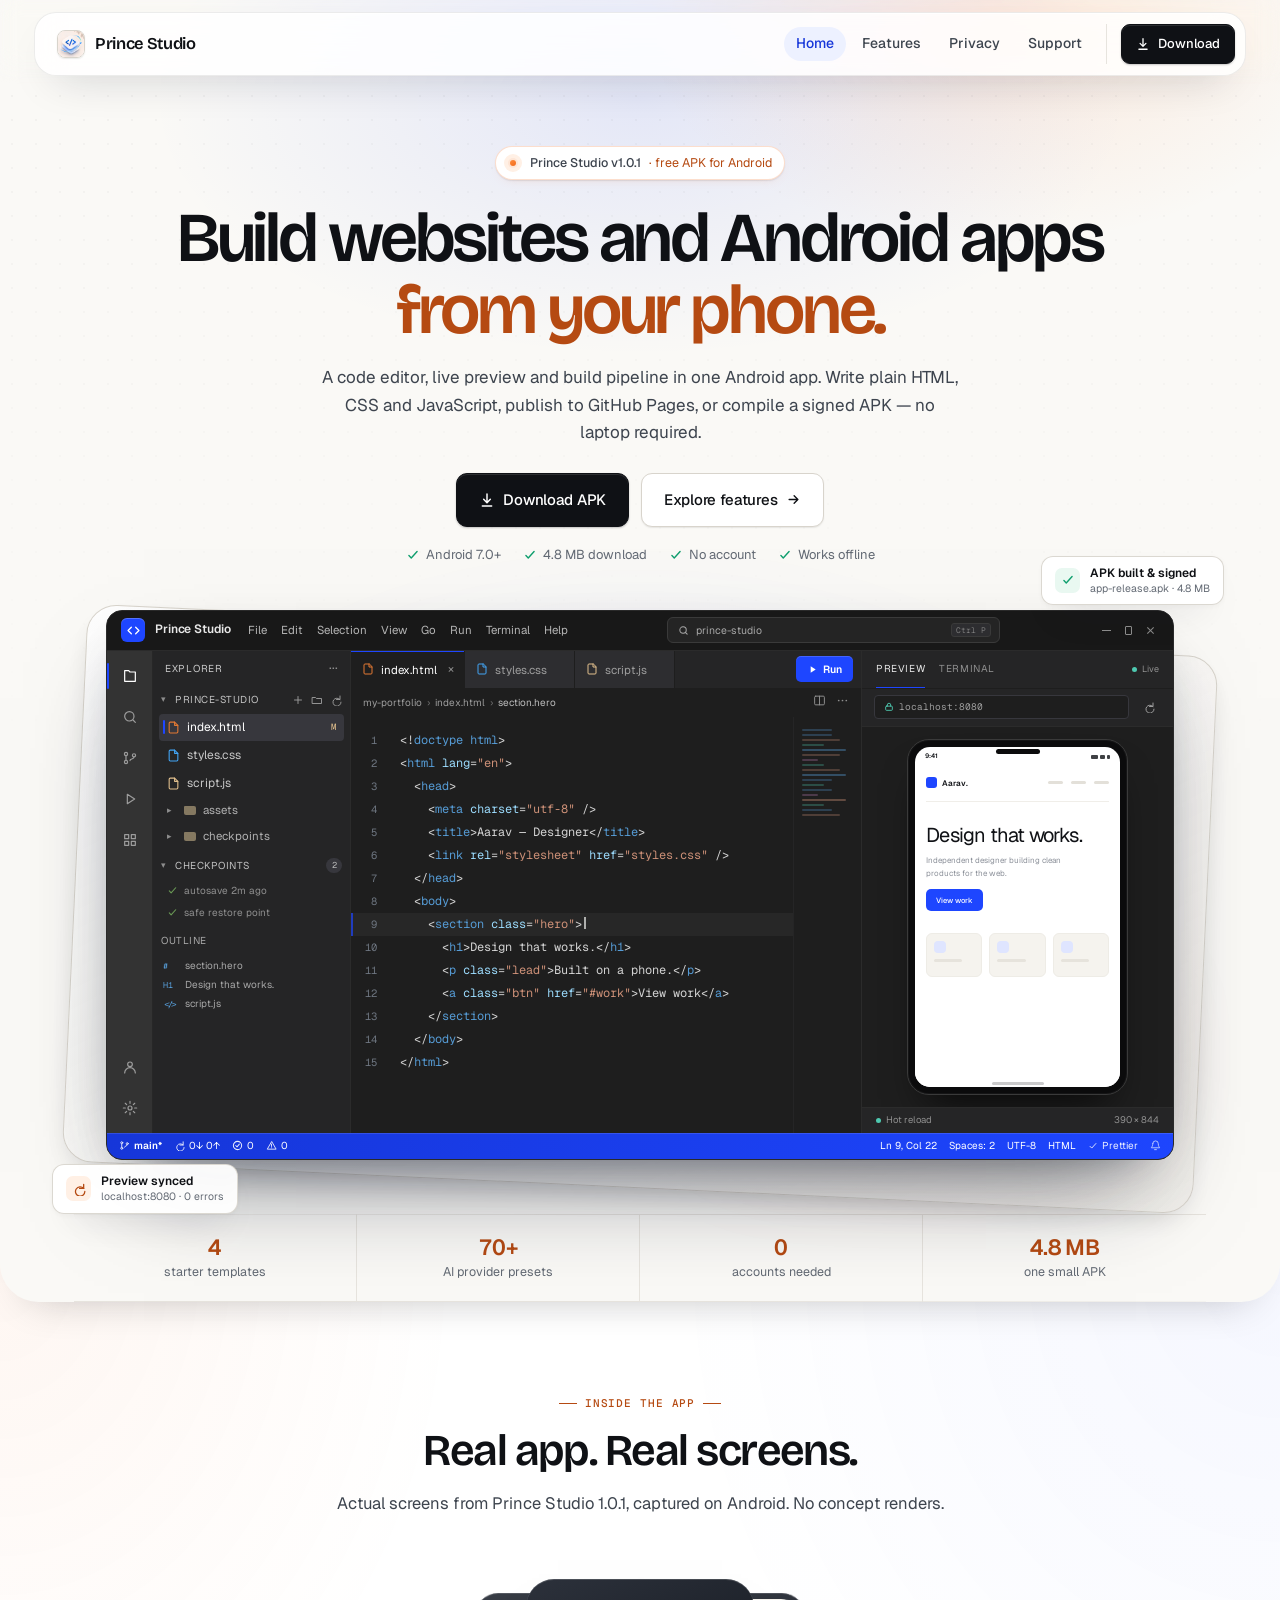
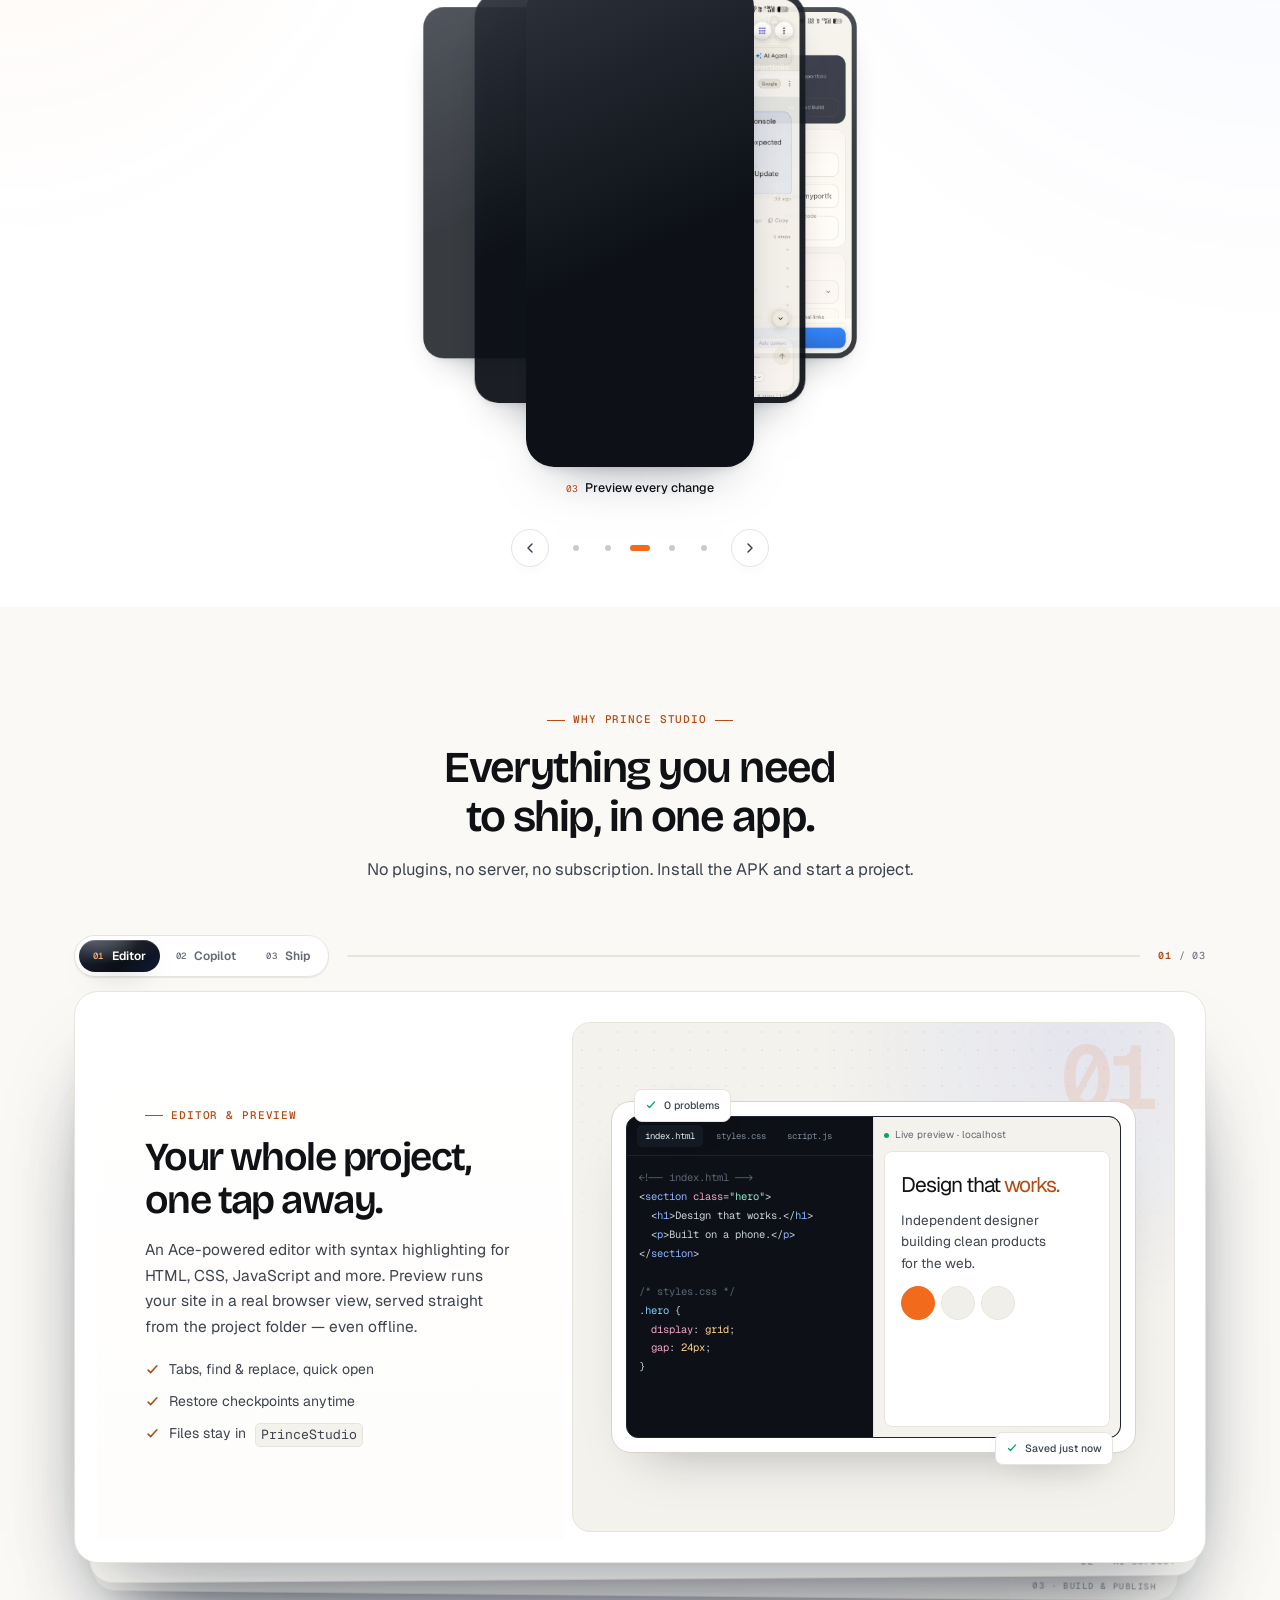
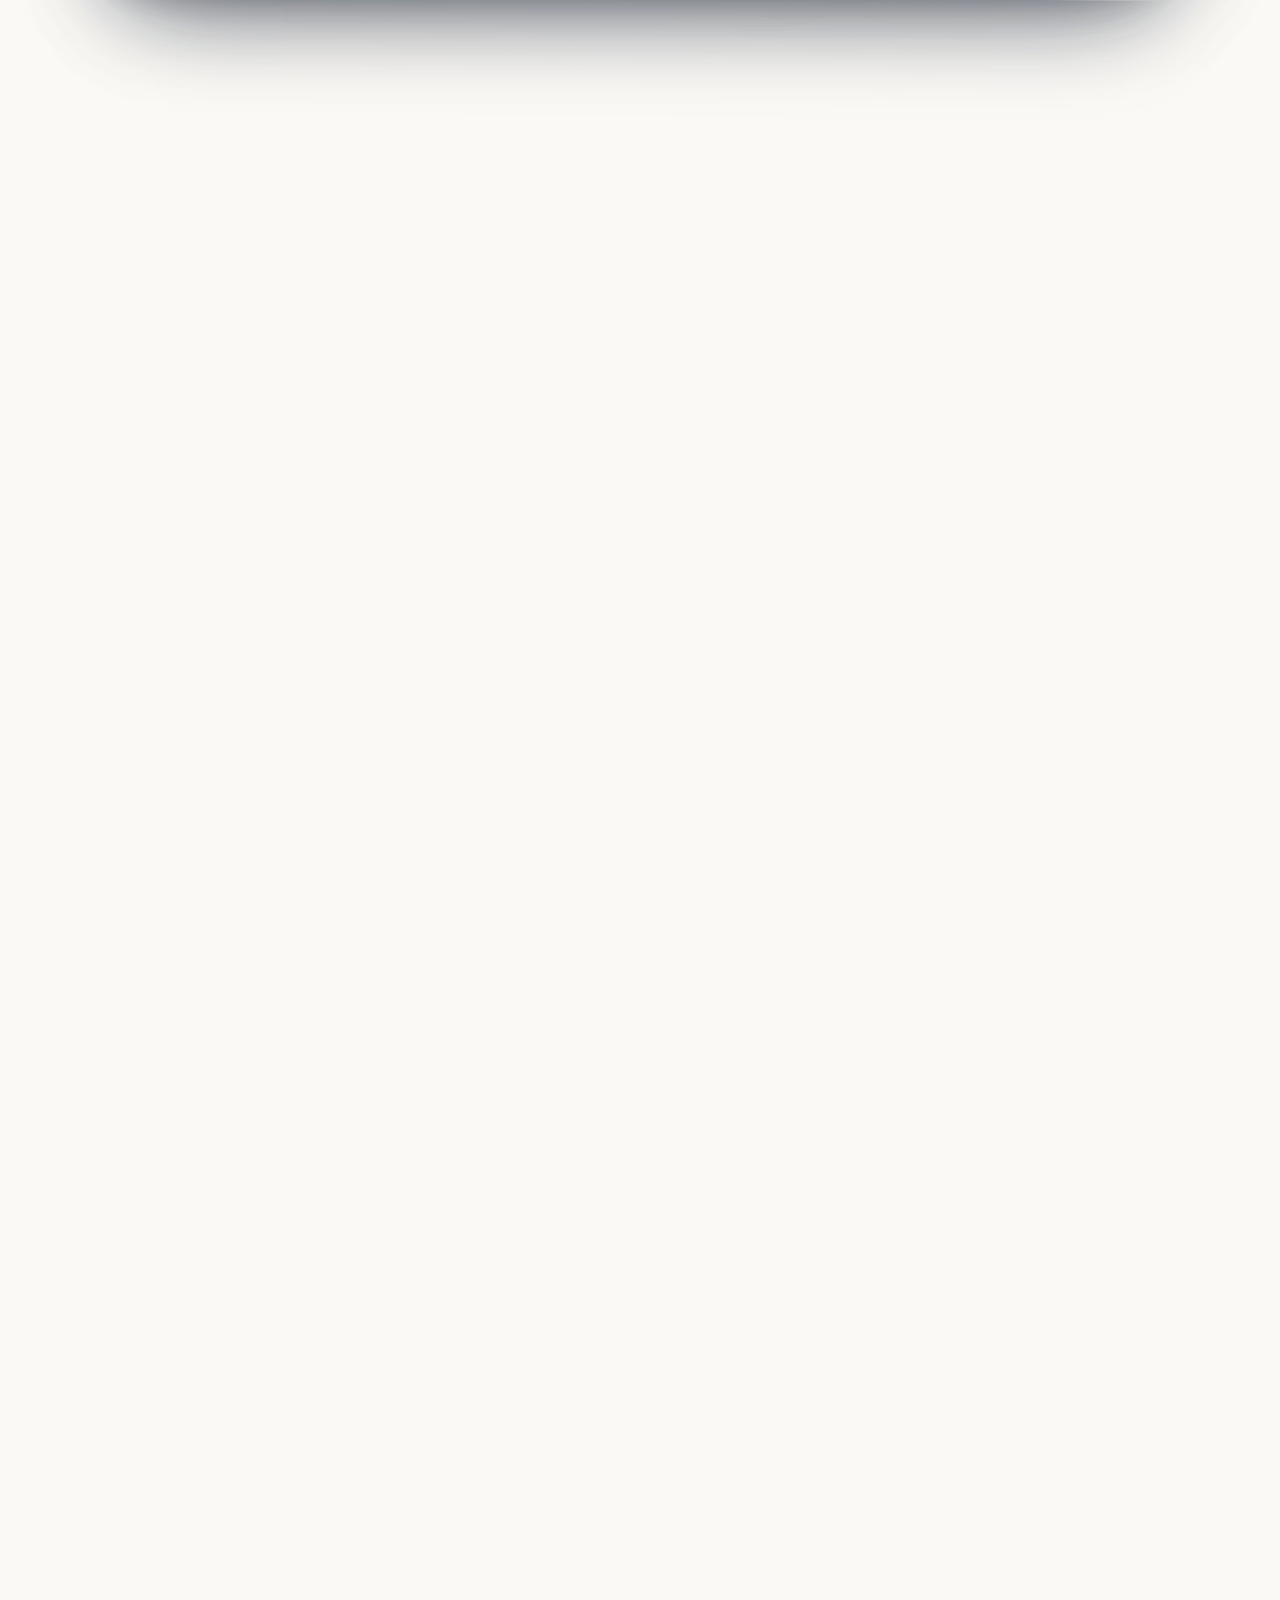
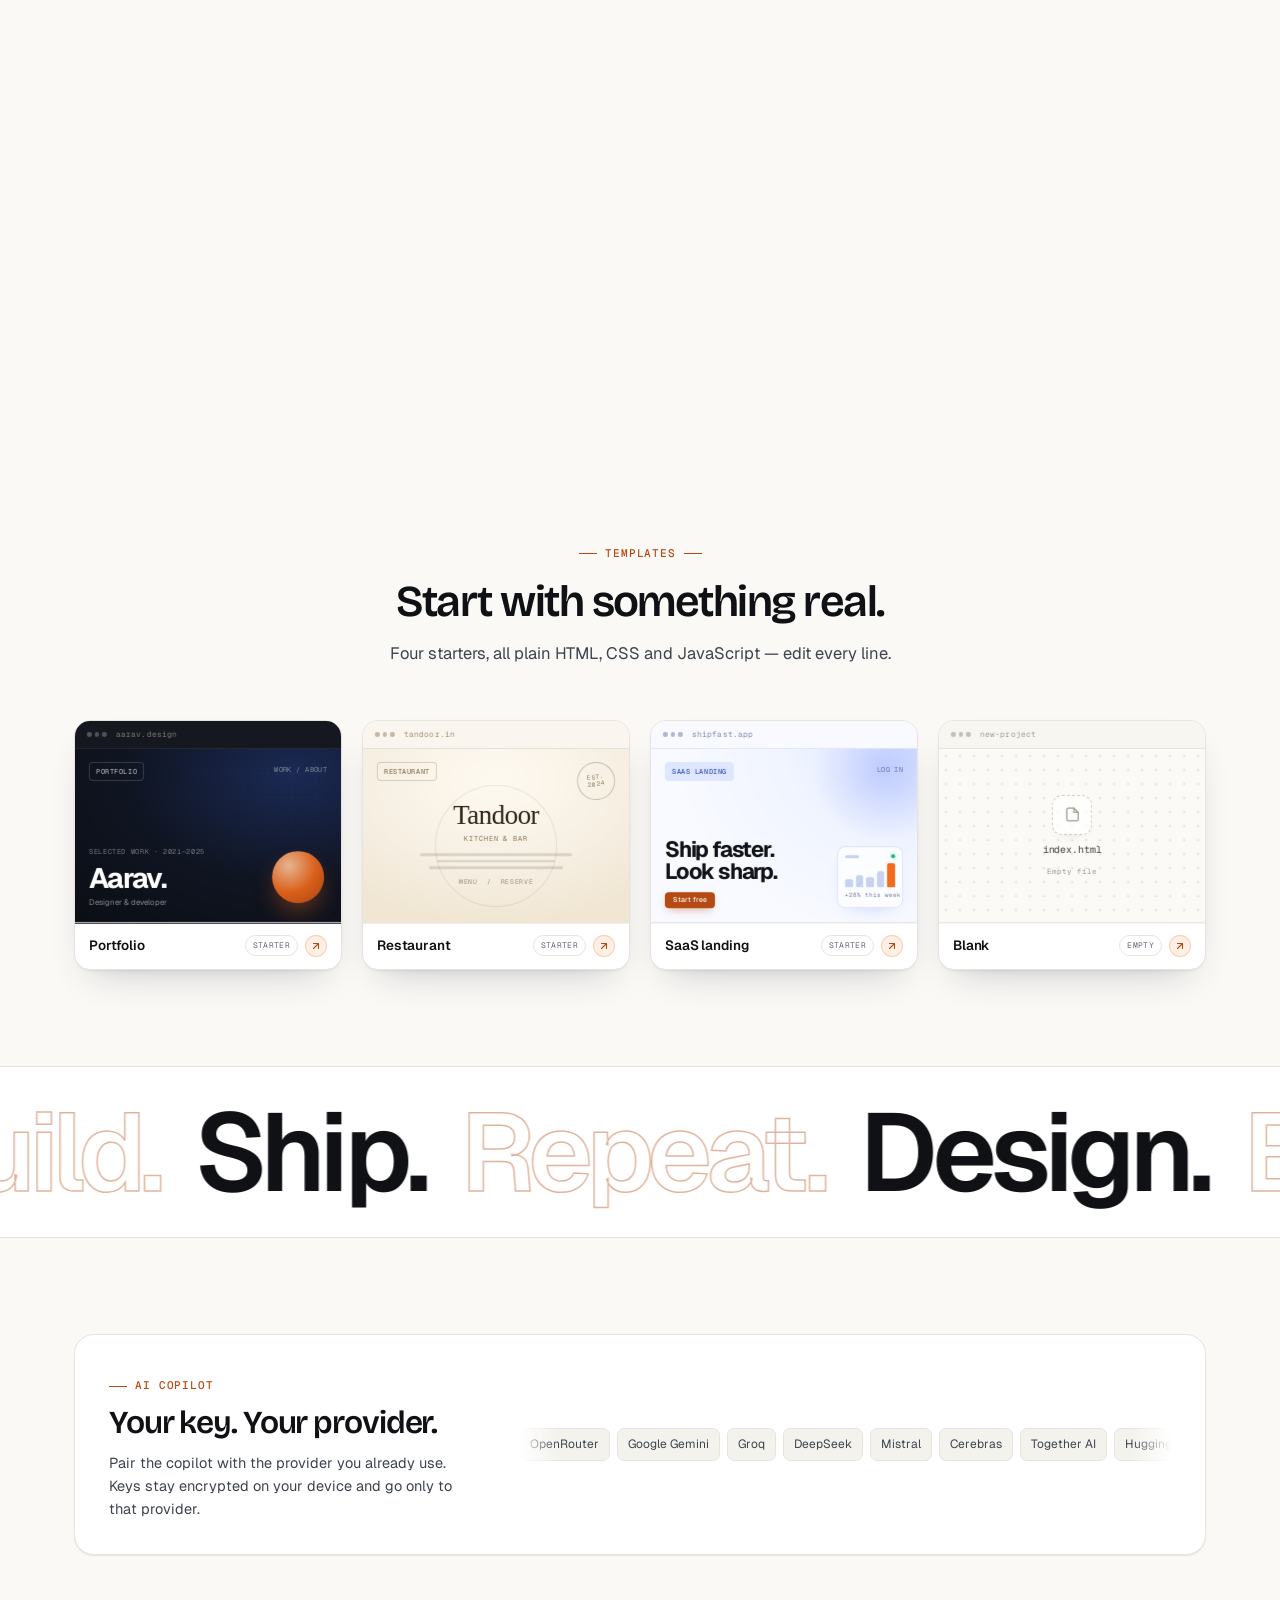
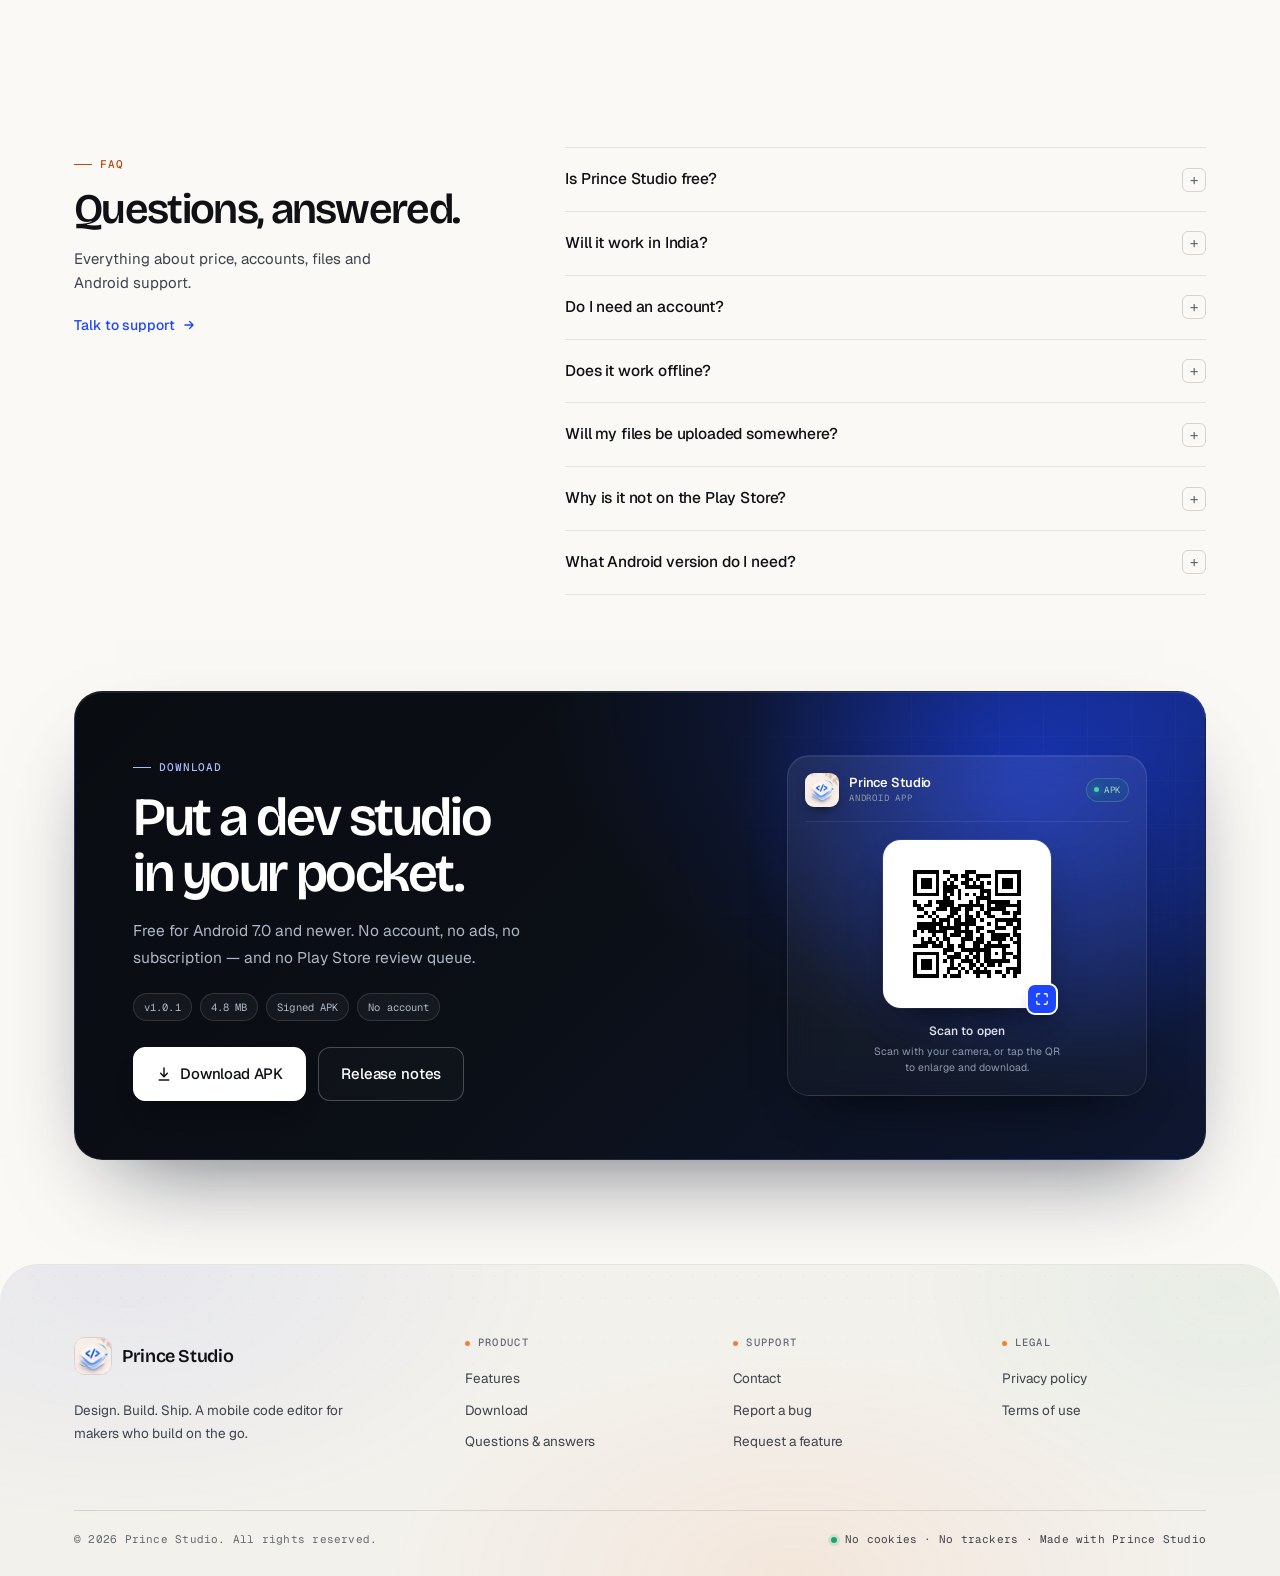
<file: index.html>
<!DOCTYPE html>
<html lang="en">
<head>
  <meta charset="UTF-8" />
  <meta name="viewport" content="width=device-width, initial-scale=1.0" />
  <title>Prince Studio &mdash; A code editor and website builder for Android</title>
  <meta name="description" content="Prince Studio is a code editor for Android. Write HTML, CSS and JavaScript, preview live, publish to GitHub Pages and build APKs &mdash; free, offline-first, no account needed." />
  <meta name="theme-color" content="#faf9f6" />

  <link rel="canonical" href="https://princestudio.princehacks.online/" />
  <meta property="og:type" content="website" />
  <meta property="og:url" content="https://princestudio.princehacks.online/" />
  <meta property="og:site_name" content="Prince Studio" />
  <meta property="og:title" content="Prince Studio &mdash; A code editor and website builder for Android" />
  <meta property="og:description" content="Write HTML, CSS and JavaScript, preview live, publish and build APKs from your phone. Free APK, 4.8 MB, Android 7.0+." />
  <meta property="og:image" content="https://princestudio.princehacks.online/assets/images/landing-logo.webp" />
  <meta name="twitter:card" content="summary_large_image" />
  <meta name="twitter:title" content="Prince Studio &mdash; A code editor and website builder for Android" />
  <meta name="twitter:description" content="Write HTML, CSS and JavaScript, preview live, publish and build APKs from your phone." />
  <meta name="twitter:image" content="https://princestudio.princehacks.online/assets/images/landing-logo.webp" />

  <link rel="icon" type="image/png" sizes="192x192" href="assets/icons/icon-192.png" />
  <link rel="icon" type="image/png" sizes="64x64" href="assets/icons/favicon-64.png" />
  <link rel="apple-touch-icon" href="assets/icons/apple-touch-icon.png" />
  <link rel="manifest" href="site.webmanifest" />

  <link rel="preconnect" href="https://fonts.googleapis.com" />
  <link rel="preconnect" href="https://fonts.gstatic.com" crossorigin />
  <link href="https://fonts.googleapis.com/css2?family=Bricolage+Grotesque:wght@500;600;700&family=Geist:wght@400;500;600;700&family=Geist+Mono:wght@400;500&display=swap" rel="stylesheet" />

  <link rel="stylesheet" href="css/index.css" />
  <script type="speculationrules">
    {
      "prerender": [{
        "source": "list",
        "urls": ["features.html", "privacy.html", "support.html"],
        "eagerness": "moderate"
      }]
    }
  </script>
  <noscript><style>.reveal{opacity:1;transform:none}</style></noscript>

  <script type="application/ld+json">
  {
    "@context": "https://schema.org",
    "@type": "SoftwareApplication",
    "name": "Prince Studio",
    "url": "https://princestudio.princehacks.online/",
    "operatingSystem": "Android 7.0+",
    "applicationCategory": "DeveloperApplication",
    "description": "A mobile code editor for building websites and Android apps on your phone.",
    "offers": { "@type": "Offer", "price": "0", "priceCurrency": "INR" },
    "softwareVersion": "1.0.1",
    "downloadUrl": "https://princestudio.princehacks.online/downloads/Prince%20Studio%20v1.0.1.apk"
  }
  </script>
</head>
<body>
  <a class="skip" href="#main">Skip to content</a>

  <header class="site-header">
    <div class="wrap nav-inner">
      <a class="brand" href="index.html" aria-label="Prince Studio home">
        <span class="brand-mark"><img src="assets/icons/nav-icon.png" alt="" width="28" height="28" /></span>
        <span>Prince Studio</span>
      </a>

      <button class="nav-toggle" type="button" aria-label="Toggle menu" aria-expanded="false" aria-controls="navLinks">
        <svg width="20" height="20" viewBox="0 0 24 24" fill="none" stroke="currentColor" stroke-width="2" stroke-linecap="round"><path d="M4 7h16M4 12h16M4 17h16"/></svg>
      </button>

      <nav class="nav-links" id="navLinks" aria-label="Primary">
        <a href="index.html" aria-current="page">Home</a>
        <a href="features.html">Features</a>
        <a href="privacy.html">Privacy</a>
        <a href="support.html">Support</a>
        <span class="nav-cta">
          <a class="btn btn--primary btn--sm" href="downloads/Prince%20Studio%20v1.0.1.apk" download>
            <svg width="14" height="14" viewBox="0 0 24 24" fill="none" stroke="currentColor" stroke-width="2.2" stroke-linecap="round" stroke-linejoin="round"><path d="M12 3v12M7 11l5 5 5-5M5 21h14"/></svg>
            Download
          </a>
        </span>
      </nav>
    </div>
  </header>

  <main id="main">
    <section class="hero">
      <div class="wrap">
        <div class="hero-copy reveal">
          <span class="pill"><span class="dot"></span> Prince Studio v1.0.1 <em>&middot; free APK for Android</em></span>
          <h1>Build websites and Android apps<br /> <span class="accent">from your phone.</span></h1>
          <p class="lead">
            A code editor, live preview and build pipeline in one Android app. Write plain
            HTML, CSS and JavaScript, publish to GitHub Pages, or compile a signed APK &mdash; no
            laptop required.
          </p>
          <div class="hero-actions">
            <a class="btn btn--primary btn--lg" href="downloads/Prince%20Studio%20v1.0.1.apk" download>
              <svg width="16" height="16" viewBox="0 0 24 24" fill="none" stroke="currentColor" stroke-width="2.2" stroke-linecap="round" stroke-linejoin="round"><path d="M12 3v12M7 11l5 5 5-5M5 21h14"/></svg>
              Download APK
            </a>
            <a class="btn btn--secondary btn--lg" href="features.html">
              Explore features
              <svg width="15" height="15" viewBox="0 0 24 24" fill="none" stroke="currentColor" stroke-width="2.2" stroke-linecap="round" stroke-linejoin="round"><path d="M5 12h14M13 6l6 6-6 6"/></svg>
            </a>
          </div>
          <div class="hero-meta">
            <span><svg width="14" height="14" viewBox="0 0 24 24" fill="none" stroke="currentColor" stroke-width="2.4" stroke-linecap="round" stroke-linejoin="round"><path d="m5 13 4 4L19 6"/></svg> Android 7.0+</span>
            <span><svg width="14" height="14" viewBox="0 0 24 24" fill="none" stroke="currentColor" stroke-width="2.4" stroke-linecap="round" stroke-linejoin="round"><path d="m5 13 4 4L19 6"/></svg> 4.8 MB download</span>
            <span><svg width="14" height="14" viewBox="0 0 24 24" fill="none" stroke="currentColor" stroke-width="2.4" stroke-linecap="round" stroke-linejoin="round"><path d="m5 13 4 4L19 6"/></svg> No account</span>
            <span><svg width="14" height="14" viewBox="0 0 24 24" fill="none" stroke="currentColor" stroke-width="2.4" stroke-linecap="round" stroke-linejoin="round"><path d="m5 13 4 4L19 6"/></svg> Works offline</span>
          </div>
        </div>

        <div class="showcase reveal">
          <div class="window ide" data-ide aria-label="Prince Studio editor preview">
            <div class="ide-titlebar">
              <div class="ide-title-left">
                <span class="ide-mark" aria-hidden="true">
                  <svg width="13" height="13" viewBox="0 0 24 24" fill="none" stroke="currentColor" stroke-width="2.4" stroke-linecap="round" stroke-linejoin="round"><path d="m8 6-6 6 6 6"/><path d="m16 6 6 6-6 6"/></svg>
                </span>
                <span class="ide-app">Prince Studio</span>
                <span class="ide-title-sub">my-portfolio</span>
                <nav class="ide-menus" aria-hidden="true">
                  <span>File</span><span>Edit</span><span>Selection</span><span>View</span><span>Go</span><span>Run</span><span>Terminal</span><span>Help</span>
                </nav>
              </div>
                  <button class="ide-command" type="button" data-palette-open aria-label="Search files in this project: prince-studio, Ctrl P" aria-haspopup="dialog">
                <svg width="11" height="11" viewBox="0 0 24 24" fill="none" stroke="currentColor" stroke-width="2.2" stroke-linecap="round"><circle cx="11" cy="11" r="7"/><path d="m20 20-3.5-3.5"/></svg>
                <span>prince-studio</span>
                <kbd>Ctrl P</kbd>
              </button>
              <div class="ide-win-actions" aria-hidden="true"><i></i><i></i><i></i></div>
            </div>

            <div class="ide-main">
              <nav class="ide-rail" aria-label="Editor views">
                <div class="ide-rail-group">
                  <button class="ide-rail-btn active" type="button" data-rail="explorer" title="Explorer" aria-label="Explorer">
                    <svg width="16" height="16" viewBox="0 0 24 24" fill="none" stroke="currentColor" stroke-width="1.8" stroke-linecap="round" stroke-linejoin="round"><path d="M4 4h6l2 2h8v14H4z"/></svg>
                  </button>
                  <button class="ide-rail-btn" type="button" data-rail="search" title="Search" aria-label="Search files">
                    <svg width="16" height="16" viewBox="0 0 24 24" fill="none" stroke="currentColor" stroke-width="1.8" stroke-linecap="round"><circle cx="11" cy="11" r="7"/><path d="m20 20-3.5-3.5"/></svg>
                  </button>
                  <button class="ide-rail-btn" type="button" data-rail="source" title="Source control" aria-label="Source control">
                    <svg width="16" height="16" viewBox="0 0 24 24" fill="none" stroke="currentColor" stroke-width="1.8" stroke-linecap="round"><circle cx="6" cy="6" r="2.4"/><circle cx="6" cy="18" r="2.4"/><circle cx="18" cy="8" r="2.4"/><path d="M6 8.4v7.2M18 10.4c0 4-6 2.2-6 5.4"/></svg>
                  </button>
                  <button class="ide-rail-btn" type="button" data-rail="run" title="Run and debug" aria-label="Build and run">
                    <svg width="16" height="16" viewBox="0 0 24 24" fill="none" stroke="currentColor" stroke-width="1.8" stroke-linejoin="round"><path d="m8 5 11 7-11 7z"/></svg>
                  </button>
                  <button class="ide-rail-btn" type="button" data-rail="extensions" title="Extensions" aria-label="Extensions">
                    <svg width="16" height="16" viewBox="0 0 24 24" fill="none" stroke="currentColor" stroke-width="1.8" stroke-linejoin="round"><path d="M4 4h6v6H4zM14 4h6v6h-6zM4 14h6v6H4zM14 14h6v6h-6z"/></svg>
                  </button>
                </div>
                <div class="ide-rail-group">
                  <button class="ide-rail-btn" type="button" data-rail="account" title="Accounts" aria-label="Account">
                    <svg width="16" height="16" viewBox="0 0 24 24" fill="none" stroke="currentColor" stroke-width="1.8" stroke-linecap="round"><circle cx="12" cy="8" r="3.5"/><path d="M4 21a8 8 0 0 1 16 0"/></svg>
                  </button>
                  <button class="ide-rail-btn" type="button" data-rail="settings" title="Settings" aria-label="Settings">
                    <svg width="16" height="16" viewBox="0 0 24 24" fill="none" stroke="currentColor" stroke-width="1.8" stroke-linecap="round"><circle cx="12" cy="12" r="3"/><path d="M12 2v3M12 19v3M2 12h3M19 12h3M4.9 4.9 7 7M17 17l2.1 2.1M19.1 4.9 17 7M7 17l-2.1 2.1"/></svg>
                  </button>
                </div>
              </nav>

              <aside class="ide-side">
                <div class="ide-side-head">Explorer <span>&middot;&middot;&middot;</span></div>
                <div class="ide-side-section">
                  <span class="ide-chevron">&#9662;</span>
                  <span>PRINCE-STUDIO</span>
                  <span class="ide-side-tools" aria-hidden="true">
                    <svg width="12" height="12" viewBox="0 0 24 24" fill="none" stroke="currentColor" stroke-width="1.8" stroke-linecap="round"><path d="M12 5v14M5 12h14"/></svg>
                    <svg width="12" height="12" viewBox="0 0 24 24" fill="none" stroke="currentColor" stroke-width="1.8" stroke-linecap="round" stroke-linejoin="round"><path d="M3 7h6l2 2h10v10H3z"/></svg>
                    <svg width="12" height="12" viewBox="0 0 24 24" fill="none" stroke="currentColor" stroke-width="1.8" stroke-linecap="round"><path d="M20 11a8 8 0 1 0 2 5.3"/><path d="M20 4v7h-7"/></svg>
                  </span>
                </div>
                <div class="ide-tree">
                  <button class="ide-file active" type="button" data-file="index.html">
                    <svg class="file-glyph html" width="13" height="13" viewBox="0 0 24 24" fill="none" stroke="currentColor" stroke-width="2" stroke-linecap="round" stroke-linejoin="round" aria-hidden="true"><path d="M14 2H6a2 2 0 0 0-2 2v16a2 2 0 0 0 2 2h12a2 2 0 0 0 2-2V8z"/><path d="M14 2v6h6"/></svg>
                    <span>index.html</span>
                    <span class="ide-file-mod">M</span>
                  </button>
                  <button class="ide-file" type="button" data-file="styles.css">
                    <svg class="file-glyph css" width="13" height="13" viewBox="0 0 24 24" fill="none" stroke="currentColor" stroke-width="2" stroke-linecap="round" stroke-linejoin="round" aria-hidden="true"><path d="M14 2H6a2 2 0 0 0-2 2v16a2 2 0 0 0 2 2h12a2 2 0 0 0 2-2V8z"/><path d="M14 2v6h6"/></svg>
                    <span>styles.css</span>
                  </button>
                  <button class="ide-file" type="button" data-file="script.js">
                    <svg class="file-glyph js" width="13" height="13" viewBox="0 0 24 24" fill="none" stroke="currentColor" stroke-width="2" stroke-linecap="round" stroke-linejoin="round" aria-hidden="true"><path d="M14 2H6a2 2 0 0 0-2 2v16a2 2 0 0 0 2 2h12a2 2 0 0 0 2-2V8z"/><path d="M14 2v6h6"/></svg>
                    <span>script.js</span>
                  </button>
                  <div class="ide-tree-row"><span class="ide-chevron">&#9656;</span><span class="ide-folder"></span> assets</div>
                  <div class="ide-tree-row"><span class="ide-chevron">&#9656;</span><span class="ide-folder"></span> checkpoints</div>
                </div>
                <div class="ide-side-section">
                  <span class="ide-chevron">&#9662;</span>
                  <span>CHECKPOINTS</span>
                  <span class="ide-count">2</span>
                </div>
                <div class="ide-tree ide-tree--meta">
                  <div class="ide-meta-row"><svg width="11" height="11" viewBox="0 0 24 24" fill="none" stroke="currentColor" stroke-width="2.4" stroke-linecap="round" stroke-linejoin="round"><path d="m5 13 4 4L19 6"/></svg> autosave 2m ago</div>
                  <div class="ide-meta-row"><svg width="11" height="11" viewBox="0 0 24 24" fill="none" stroke="currentColor" stroke-width="2.4" stroke-linecap="round" stroke-linejoin="round"><path d="m5 13 4 4L19 6"/></svg> safe restore point</div>
                </div>
                <div class="ide-side-section ide-side-section--plain">OUTLINE</div>
                <div class="ide-outline">
                  <div><span>#</span> section.hero</div>
                  <div><span>H1</span> Design that works.</div>
                  <div><span>&lt;/&gt;</span> script.js</div>
                </div>
              </aside>

              <section class="ide-editor">
                <div class="ide-tabs">
                  <div class="ide-tablist" role="tablist" aria-label="Open files">
                  <button class="ide-tab active" id="ide-tab-index" role="tab" aria-selected="true" aria-controls="ide-panel-index" data-file="index.html" type="button">
                    <svg class="file-glyph html" width="12" height="12" viewBox="0 0 24 24" fill="none" stroke="currentColor" stroke-width="2" stroke-linecap="round" stroke-linejoin="round" aria-hidden="true"><path d="M14 2H6a2 2 0 0 0-2 2v16a2 2 0 0 0 2 2h12a2 2 0 0 0 2-2V8z"/><path d="M14 2v6h6"/></svg>
                    <span>index.html</span><span class="ide-tab-x" aria-hidden="true">&times;</span>
                  </button>
                  <button class="ide-tab" id="ide-tab-styles" role="tab" aria-selected="false" aria-controls="ide-panel-styles" data-file="styles.css" type="button">
                    <svg class="file-glyph css" width="12" height="12" viewBox="0 0 24 24" fill="none" stroke="currentColor" stroke-width="2" stroke-linecap="round" stroke-linejoin="round" aria-hidden="true"><path d="M14 2H6a2 2 0 0 0-2 2v16a2 2 0 0 0 2 2h12a2 2 0 0 0 2-2V8z"/><path d="M14 2v6h6"/></svg>
                    <span>styles.css</span><span class="ide-tab-x" aria-hidden="true">&times;</span>
                  </button>
                  <button class="ide-tab" id="ide-tab-script" role="tab" aria-selected="false" aria-controls="ide-panel-script" data-file="script.js" type="button">
                    <svg class="file-glyph js" width="12" height="12" viewBox="0 0 24 24" fill="none" stroke="currentColor" stroke-width="2" stroke-linecap="round" stroke-linejoin="round" aria-hidden="true"><path d="M14 2H6a2 2 0 0 0-2 2v16a2 2 0 0 0 2 2h12a2 2 0 0 0 2-2V8z"/><path d="M14 2v6h6"/></svg>
                    <span>script.js</span><span class="ide-tab-x" aria-hidden="true">&times;</span>
                  </button>
                  </div>
                  <span class="ide-tabs-fill"></span>
                  <button class="ide-run" type="button" data-run aria-label="Run: build and refresh preview">
                    <svg width="11" height="11" viewBox="0 0 24 24" fill="currentColor"><path d="m8 5 11 7-11 7z"/></svg>
                    <span data-run-label>Run</span>
                  </button>
                </div>
                <div class="ide-breadbar">
                  <div class="ide-breadcrumbs" aria-hidden="true">
                    <span>my-portfolio</span><b>&rsaquo;</b><span data-crumb>index.html</span><b>&rsaquo;</b><span class="ide-symbol" data-symbol>section.hero</span>
                  </div>
                  <div class="ide-edit-actions" aria-hidden="true">
                    <span title="Split editor"><svg width="13" height="13" viewBox="0 0 24 24" fill="none" stroke="currentColor" stroke-width="1.8" stroke-linecap="round"><rect x="3" y="4" width="18" height="16" rx="2"/><path d="M12 4v16"/></svg></span>
                    <span title="More actions"><svg width="13" height="13" viewBox="0 0 24 24" fill="currentColor"><circle cx="5" cy="12" r="1.6"/><circle cx="12" cy="12" r="1.6"/><circle cx="19" cy="12" r="1.6"/></svg></span>
                  </div>
                </div>
                <div class="ide-codewrap">
                  <div class="ide-codepane">
                    <div class="ide-filepanel" id="ide-panel-index" role="tabpanel" aria-labelledby="ide-tab-index" data-panel="index.html">
                      <div class="code-line"><span class="ln-no">1</span><span><span class="v-punc">&lt;!</span><span class="v-tag">doctype html</span><span class="v-punc">&gt;</span></span></div>
                      <div class="code-line"><span class="ln-no">2</span><span><span class="v-punc">&lt;</span><span class="v-tag">html</span> <span class="v-attr">lang</span>=<span class="v-str">"en"</span><span class="v-punc">&gt;</span></span></div>
                      <div class="code-line"><span class="ln-no">3</span><span>&nbsp;&nbsp;<span class="v-punc">&lt;</span><span class="v-tag">head</span><span class="v-punc">&gt;</span></span></div>
                      <div class="code-line"><span class="ln-no">4</span><span>&nbsp;&nbsp;&nbsp;&nbsp;<span class="v-punc">&lt;</span><span class="v-tag">meta</span> <span class="v-attr">charset</span>=<span class="v-str">"utf-8"</span> <span class="v-punc">/&gt;</span></span></div>
                      <div class="code-line"><span class="ln-no">5</span><span>&nbsp;&nbsp;&nbsp;&nbsp;<span class="v-punc">&lt;</span><span class="v-tag">title</span><span class="v-punc">&gt;</span>Aarav &mdash; Designer<span class="v-punc">&lt;/</span><span class="v-tag">title</span><span class="v-punc">&gt;</span></span></div>
                      <div class="code-line"><span class="ln-no">6</span><span>&nbsp;&nbsp;&nbsp;&nbsp;<span class="v-punc">&lt;</span><span class="v-tag">link</span> <span class="v-attr">rel</span>=<span class="v-str">"stylesheet"</span> <span class="v-attr">href</span>=<span class="v-str">"styles.css"</span> <span class="v-punc">/&gt;</span></span></div>
                      <div class="code-line"><span class="ln-no">7</span><span>&nbsp;&nbsp;<span class="v-punc">&lt;/</span><span class="v-tag">head</span><span class="v-punc">&gt;</span></span></div>
                      <div class="code-line"><span class="ln-no">8</span><span>&nbsp;&nbsp;<span class="v-punc">&lt;</span><span class="v-tag">body</span><span class="v-punc">&gt;</span></span></div>
                      <div class="code-line is-current"><span class="ln-no">9</span><span>&nbsp;&nbsp;&nbsp;&nbsp;<span class="v-punc">&lt;</span><span class="v-tag">section</span> <span class="v-attr">class</span>=<span class="v-str">"hero"</span><span class="v-punc">&gt;</span></span></div>
                      <div class="code-line"><span class="ln-no">10</span><span>&nbsp;&nbsp;&nbsp;&nbsp;&nbsp;&nbsp;<span class="v-punc">&lt;</span><span class="v-tag">h1</span><span class="v-punc">&gt;</span>Design that works.<span class="v-punc">&lt;/</span><span class="v-tag">h1</span><span class="v-punc">&gt;</span></span></div>
                      <div class="code-line"><span class="ln-no">11</span><span>&nbsp;&nbsp;&nbsp;&nbsp;&nbsp;&nbsp;<span class="v-punc">&lt;</span><span class="v-tag">p</span> <span class="v-attr">class</span>=<span class="v-str">"lead"</span><span class="v-punc">&gt;</span>Built on a phone.<span class="v-punc">&lt;/</span><span class="v-tag">p</span><span class="v-punc">&gt;</span></span></div>
                      <div class="code-line"><span class="ln-no">12</span><span>&nbsp;&nbsp;&nbsp;&nbsp;&nbsp;&nbsp;<span class="v-punc">&lt;</span><span class="v-tag">a</span> <span class="v-attr">class</span>=<span class="v-str">"btn"</span> <span class="v-attr">href</span>=<span class="v-str">"#work"</span><span class="v-punc">&gt;</span>View work<span class="v-punc">&lt;/</span><span class="v-tag">a</span><span class="v-punc">&gt;</span></span></div>
                      <div class="code-line"><span class="ln-no">13</span><span>&nbsp;&nbsp;&nbsp;&nbsp;<span class="v-punc">&lt;/</span><span class="v-tag">section</span><span class="v-punc">&gt;</span></span></div>
                      <div class="code-line"><span class="ln-no">14</span><span>&nbsp;&nbsp;<span class="v-punc">&lt;/</span><span class="v-tag">body</span><span class="v-punc">&gt;</span></span></div>
                      <div class="code-line"><span class="ln-no">15</span><span><span class="v-punc">&lt;/</span><span class="v-tag">html</span><span class="v-punc">&gt;</span></span></div>
                    </div>

                    <div class="ide-filepanel" id="ide-panel-styles" role="tabpanel" aria-labelledby="ide-tab-styles" data-panel="styles.css" hidden>
                      <div class="code-line"><span class="ln-no">1</span><span><span class="v-sel">:root</span> <span class="v-punc">{</span></span></div>
                      <div class="code-line"><span class="ln-no">2</span><span>&nbsp;&nbsp;<span class="v-prop">--bg</span>: <span class="v-val">#ffffff</span>;</span></div>
                      <div class="code-line"><span class="ln-no">3</span><span>&nbsp;&nbsp;<span class="v-prop">--ink</span>: <span class="v-val">#101216</span>;</span></div>
                      <div class="code-line"><span class="ln-no">4</span><span>&nbsp;&nbsp;<span class="v-prop">--accent</span>: <span class="v-val">#1e46ff</span>;</span></div>
                      <div class="code-line"><span class="ln-no">5</span><span><span class="v-punc">}</span></span></div>
                      <div class="code-line"><span class="ln-no">6</span><span>&nbsp;</span></div>
                      <div class="code-line is-current"><span class="ln-no">7</span><span><span class="v-sel">.hero</span> <span class="v-punc">{</span></span></div>
                      <div class="code-line"><span class="ln-no">8</span><span>&nbsp;&nbsp;<span class="v-prop">display</span>: <span class="v-val">grid</span>;</span></div>
                      <div class="code-line"><span class="ln-no">9</span><span>&nbsp;&nbsp;<span class="v-prop">gap</span>: <span class="v-num">18px</span>;</span></div>
                      <div class="code-line"><span class="ln-no">10</span><span>&nbsp;&nbsp;<span class="v-prop">padding</span>: <span class="v-num">72px</span> <span class="v-num">24px</span>;</span></div>
                      <div class="code-line"><span class="ln-no">11</span><span><span class="v-punc">}</span></span></div>
                      <div class="code-line"><span class="ln-no">12</span><span>&nbsp;</span></div>
                      <div class="code-line"><span class="ln-no">13</span><span><span class="v-sel">.hero</span> <span class="v-sel">h1</span> <span class="v-punc">{</span></span></div>
                      <div class="code-line"><span class="ln-no">14</span><span>&nbsp;&nbsp;<span class="v-prop">color</span>: <span class="v-fn">var</span>(<span class="v-prop">--accent</span>);</span></div>
                      <div class="code-line"><span class="ln-no">15</span><span><span class="v-punc">}</span></span></div>
                    </div>

                    <div class="ide-filepanel" id="ide-panel-script" role="tabpanel" aria-labelledby="ide-tab-script" data-panel="script.js" hidden>
                      <div class="code-line"><span class="ln-no">1</span><span><span class="v-com">// my-portfolio</span></span></div>
                      <div class="code-line"><span class="ln-no">2</span><span><span class="v-kw">const</span> <span class="v-var">menu</span> = <span class="v-var">document</span>.<span class="v-fn">querySelector</span>(<span class="v-str">'.menu'</span>);</span></div>
                      <div class="code-line"><span class="ln-no">3</span><span>&nbsp;</span></div>
                      <div class="code-line is-current"><span class="ln-no">4</span><span><span class="v-var">menu</span><span class="v-punc">?.</span><span class="v-fn">addEventListener</span>(<span class="v-str">'click'</span>, () <span class="v-kw">=&gt;</span> <span class="v-punc">{</span></span></div>
                      <div class="code-line"><span class="ln-no">5</span><span>&nbsp;&nbsp;<span class="v-var">document</span>.<span class="v-var">body</span>.<span class="v-var">classList</span>.<span class="v-fn">toggle</span>(<span class="v-str">'open'</span>);</span></div>
                      <div class="code-line"><span class="ln-no">6</span><span><span class="v-punc">});</span></span></div>
                      <div class="code-line"><span class="ln-no">7</span><span>&nbsp;</span></div>
                      <div class="code-line"><span class="ln-no">8</span><span><span class="v-kw">const</span> <span class="v-var">year</span> = <span class="v-var">document</span>.<span class="v-fn">querySelector</span>(<span class="v-str">'[data-year]'</span>);</span></div>
                      <div class="code-line"><span class="ln-no">9</span><span><span class="v-kw">if</span> (<span class="v-var">year</span>) <span class="v-var">year</span>.<span class="v-var">textContent</span> = <span class="v-kw">new</span> <span class="v-fn">Date</span>().<span class="v-fn">getFullYear</span>();</span></div>
                      <div class="code-line"><span class="ln-no">10</span><span>&nbsp;</span></div>
                      <div class="code-line"><span class="ln-no">11</span><span><span class="v-var">console</span>.<span class="v-fn">log</span>(<span class="v-str">'Ready to publish.'</span>);</span></div>
                    </div>
                  </div>
                  <div class="ide-minimap" aria-hidden="true">
                    <i></i><i></i><i></i><i></i><i></i><i></i><i></i><i></i><i></i><i></i><i></i><i></i><i></i><i></i><i></i><i></i><i></i><i></i>
                  </div>
                </div>
              </section>

              <aside class="ide-preview">
                <div class="ide-preview-head">
                  <div class="ide-preview-tabs" role="tablist" aria-label="Preview panels">
                    <button class="active" type="button" role="tab" aria-selected="true" data-preview-tab="preview">Preview</button>
                    <button type="button" role="tab" aria-selected="false" data-preview-tab="terminal">Terminal</button>
                  </div>
                  <span class="ide-live"><i></i> Live</span>
                </div>
                <div class="ide-preview-toolbar">
                  <span class="ide-url">
                    <svg width="10" height="10" viewBox="0 0 24 24" fill="none" stroke="currentColor" stroke-width="2.2" stroke-linecap="round"><rect x="4" y="10" width="16" height="10" rx="2"/><path d="M8 10V7a4 4 0 0 1 8 0v3"/></svg>
                    localhost:8080
                  </span>
                  <button class="ide-iconbtn" type="button" data-refresh aria-label="Refresh live preview">
                    <svg width="12" height="12" viewBox="0 0 24 24" fill="none" stroke="currentColor" stroke-width="2" stroke-linecap="round"><path d="M20 11a8 8 0 1 0 2 5.3"/><path d="M20 4v7h-7"/></svg>
                  </button>
                </div>
                <div class="preview-stage">
                  <div class="preview-phone" data-preview>
                    <span class="preview-notch" aria-hidden="true"></span>
                    <div class="phone-screen">
                      <div class="phone-status"><span>9:41</span><span class="phone-status-icons"><i></i><i></i><i></i></span></div>
                      <div class="mini-browser">
                        <div class="mini-nav">
                          <span class="mini-brand"><i></i> Aarav.</span>
                          <span class="mini-links"><span></span><span></span><span></span></span>
                        </div>
                        <div class="mini-hero">
                          <span class="mini-kicker"></span>
                          <div class="mini-title">Design that works.</div>
                          <p>Independent designer building clean products for the web.</p>
                          <span class="mini-btn">View work</span>
                        </div>
                        <div class="mini-grid">
                          <div class="mini-card"><i></i><em></em></div>
                          <div class="mini-card"><i></i><em></em></div>
                          <div class="mini-card"><i></i><em></em></div>
                        </div>
                      </div>
                      <span class="phone-home" aria-hidden="true"></span>
                    </div>
                  </div>
                </div>
                <div class="ide-terminal" data-terminal hidden role="tabpanel" aria-label="Terminal">
                  <div class="ide-terminal-line"><span class="term-path">prince@studio</span>:<span class="term-dir">~/my-portfolio</span>$ npm run dev</div>
                  <div class="ide-terminal-line term-muted">VITE v5.4.2 &nbsp;ready in 214 ms</div>
                  <div class="ide-terminal-line"><span class="term-ok">&#10132;</span> Local: <span class="term-link">http://localhost:8080/</span></div>
                  <div class="ide-terminal-line"><span class="term-ok">&#10132;</span> press <b>h</b> + enter to show help</div>
                  <div class="ide-terminal-line"><span class="term-path">prince@studio</span>:<span class="term-dir">~/my-portfolio</span>$ <span class="term-cursor" aria-hidden="true"></span></div>
                </div>
                <div class="ide-preview-foot"><span data-preview-status><i></i> Hot reload</span><span data-preview-dim>390 &times; 844</span></div>
              </aside>
            </div>

            <div class="ide-mobilebar">
              <div class="ide-mobile-switch" role="group" aria-label="Editor panels">
                <button class="active" type="button" data-mobile-view="code" aria-pressed="true">
                  <svg width="13" height="13" viewBox="0 0 24 24" fill="none" stroke="currentColor" stroke-width="2.1" stroke-linecap="round" stroke-linejoin="round"><path d="m8 6-6 6 6 6"/><path d="m16 6 6 6-6 6"/></svg>
                  Code
                </button>
                <button type="button" data-mobile-view="preview" aria-pressed="false">
                  <svg width="13" height="13" viewBox="0 0 24 24" fill="none" stroke="currentColor" stroke-width="2" stroke-linecap="round"><rect x="6" y="2" width="12" height="20" rx="3"/><path d="M10 18h4"/></svg>
                  Preview
                </button>
              </div>
              <button class="ide-mobile-run" type="button" data-run aria-label="Run: build and refresh preview">
                <svg width="11" height="11" viewBox="0 0 24 24" fill="currentColor"><path d="m8 5 11 7-11 7z"/></svg>
                <span data-run-label>Run</span>
              </button>
            </div>

            <div class="ide-statusbar">
              <div class="ide-status-left">
                <span class="ide-status-strong">
                  <svg width="11" height="11" viewBox="0 0 24 24" fill="none" stroke="currentColor" stroke-width="2" stroke-linecap="round"><circle cx="6" cy="6" r="2.2"/><circle cx="6" cy="18" r="2.2"/><circle cx="18" cy="8" r="2.2"/><path d="M6 8.2v7.6M18 10.2c0 4-6 2.2-6 5.4"/></svg>
                  main*
                </span>
                <span class="ide-status-sync"><svg width="11" height="11" viewBox="0 0 24 24" fill="none" stroke="currentColor" stroke-width="2" stroke-linecap="round"><path d="M20 11a8 8 0 1 0 2 5.3"/><path d="M20 4v7h-7"/></svg> 0&darr; 0&uarr;</span>
                <span class="ide-status-ok"><svg width="11" height="11" viewBox="0 0 24 24" fill="none" stroke="currentColor" stroke-width="2.2" stroke-linecap="round"><circle cx="12" cy="12" r="9"/><path d="m8 12 3 3 5-6"/></svg> 0</span>
                <span class="ide-status-warn"><svg width="11" height="11" viewBox="0 0 24 24" fill="none" stroke="currentColor" stroke-width="2" stroke-linecap="round" stroke-linejoin="round"><path d="M12 4 2.8 20h18.4z"/><path d="M12 9v5M12 17h.01"/></svg> 0</span>
              </div>
              <div class="ide-status-right">
                <span data-position>Ln 9, Col 22</span>
                <span>Spaces: 2</span>
                <span>UTF-8</span>
                <span data-lang>HTML</span>
                <span class="ide-prettier"><svg width="10" height="10" viewBox="0 0 24 24" fill="none" stroke="currentColor" stroke-width="2.4" stroke-linecap="round"><path d="m5 13 4 4L19 6"/></svg> Prettier</span>
                <span class="ide-bell"><svg width="11" height="11" viewBox="0 0 24 24" fill="none" stroke="currentColor" stroke-width="1.8" stroke-linecap="round" stroke-linejoin="round"><path d="M6 8a6 6 0 1 1 12 0c0 7 3 7 3 9H3c0-2 3-2 3-9"/><path d="M10 21h4"/></svg></span>
              </div>
            </div>

            <div class="ide-palette" data-palette hidden>
              <div class="ide-palette-box" role="dialog" aria-modal="true" aria-label="Go to file">
                <div class="ide-palette-search">
                  <svg width="13" height="13" viewBox="0 0 24 24" fill="none" stroke="currentColor" stroke-width="2.1" stroke-linecap="round"><circle cx="11" cy="11" r="7"/><path d="m20 20-3.5-3.5"/></svg>
                  <input type="text" data-palette-input placeholder="Search files by name..." autocomplete="off" spellcheck="false" />
                  <kbd>esc</kbd>
                </div>
                <div class="ide-palette-list" data-palette-list>
                  <button type="button" data-palette-file="index.html"><svg class="file-glyph html" width="12" height="12" viewBox="0 0 24 24" fill="none" stroke="currentColor" stroke-width="2" stroke-linecap="round" stroke-linejoin="round" aria-hidden="true"><path d="M14 2H6a2 2 0 0 0-2 2v16a2 2 0 0 0 2 2h12a2 2 0 0 0 2-2V8z"/><path d="M14 2v6h6"/></svg><span><strong>index.html</strong><small>my-portfolio</small></span><kbd>&#8629;</kbd></button>
                  <button type="button" data-palette-file="styles.css"><svg class="file-glyph css" width="12" height="12" viewBox="0 0 24 24" fill="none" stroke="currentColor" stroke-width="2" stroke-linecap="round" stroke-linejoin="round" aria-hidden="true"><path d="M14 2H6a2 2 0 0 0-2 2v16a2 2 0 0 0 2 2h12a2 2 0 0 0 2-2V8z"/><path d="M14 2v6h6"/></svg><span><strong>styles.css</strong><small>my-portfolio</small></span><kbd>&#8629;</kbd></button>
                  <button type="button" data-palette-file="script.js"><svg class="file-glyph js" width="12" height="12" viewBox="0 0 24 24" fill="none" stroke="currentColor" stroke-width="2" stroke-linecap="round" stroke-linejoin="round" aria-hidden="true"><path d="M14 2H6a2 2 0 0 0-2 2v16a2 2 0 0 0 2 2h12a2 2 0 0 0 2-2V8z"/><path d="M14 2v6h6"/></svg><span><strong>script.js</strong><small>my-portfolio</small></span><kbd>&#8629;</kbd></button>
                </div>
                <div class="ide-palette-empty" data-palette-empty hidden>No matching files</div>
                <div class="ide-palette-foot"><span>&#8629; open</span><span>esc close</span></div>
              </div>
            </div>

            <div class="ide-toast" data-toast role="status" aria-live="polite"></div>
          </div>

          <div class="float-card float-card--a">
            <span class="fc-icon"><svg width="14" height="14" viewBox="0 0 24 24" fill="none" stroke="currentColor" stroke-width="2.4" stroke-linecap="round" stroke-linejoin="round"><path d="m5 13 4 4L19 6"/></svg></span>
            <div><strong>APK built &amp; signed</strong><span>app-release.apk &middot; 4.8 MB</span></div>
          </div>
          <div class="float-card float-card--b">
            <span class="fc-icon"><svg width="14" height="14" viewBox="0 0 24 24" fill="none" stroke="currentColor" stroke-width="2.2" stroke-linecap="round"><path d="M20 11a8 8 0 1 0 2 5.3"/><path d="M20 4v7h-7"/></svg></span>
            <div><strong>Preview synced</strong><span>localhost:8080 &middot; 0 errors</span></div>
          </div>
        </div>

        <div class="stat-strip reveal">
          <div class="stat"><strong>4</strong><span>starter templates</span></div>
          <div class="stat"><strong>70+</strong><span>AI provider presets</span></div>
          <div class="stat"><strong>0</strong><span>accounts needed</span></div>
          <div class="stat"><strong>4.8 MB</strong><span>one small APK</span></div>
        </div>
      </div>
    </section>

    <section class="app-proof" id="screens" aria-labelledby="app-proof-title">
      <div class="wrap">
        <div class="s-head reveal">
          <span class="eyebrow">Inside the app</span>
          <h2 id="app-proof-title">Real app. Real screens.</h2>
          <p>Actual screens from Prince Studio 1.0.1, captured on Android. No concept renders.</p>
        </div>

        <div class="app-proof-rail-wrap">
          <div class="app-proof-rail reveal" role="region" aria-label="Prince Studio app screenshots" tabindex="0">
            <figure class="app-proof-card">
              <div class="app-proof-frame">
                <img src="assets/app-screenshots/app-files.webp" alt="Prince Studio project files showing index.html, script.js and styles.css" width="720" height="1595" loading="lazy" decoding="async" draggable="false" />
              </div>
              <figcaption><span>01</span><strong>Your real project folder</strong></figcaption>
            </figure>
            <figure class="app-proof-card">
              <div class="app-proof-frame">
                <img src="assets/app-screenshots/app-editor.webp" alt="Prince Studio code editor showing index.html with syntax highlighting and the AI toolbar" width="720" height="1595" loading="lazy" decoding="async" draggable="false" />
              </div>
              <figcaption><span>02</span><strong>Edit real code</strong></figcaption>
            </figure>
            <figure class="app-proof-card is-active">
              <div class="app-proof-frame">
                <img src="assets/app-screenshots/app-preview.webp" alt="Live preview of a personal portfolio website inside Prince Studio" width="720" height="1595" loading="lazy" decoding="async" draggable="false" />
              </div>
              <figcaption><span>03</span><strong>Preview every change</strong></figcaption>
            </figure>
            <figure class="app-proof-card">
              <div class="app-proof-frame">
                <img src="assets/app-screenshots/app-ai-chat.webp" alt="Prince Studio AI chat finding and fixing issues in a portfolio project" width="720" height="1595" loading="lazy" decoding="async" draggable="false" />
              </div>
              <figcaption><span>04</span><strong>AI that fixes real errors</strong></figcaption>
            </figure>
            <figure class="app-proof-card">
              <div class="app-proof-frame">
                <img src="assets/app-screenshots/app-android-build.webp" alt="Android App Studio build screen with app name, package and build settings" width="720" height="1595" loading="lazy" decoding="async" draggable="false" />
              </div>
              <figcaption><span>05</span><strong>Build and install an APK</strong></figcaption>
            </figure>
          </div>
          <div class="app-proof-nav" data-proof-nav>
            <button class="app-proof-nav-btn" type="button" data-rail-prev aria-label="Previous app screenshot">
              <svg width="16" height="16" viewBox="0 0 24 24" fill="none" stroke="currentColor" stroke-width="2.2" stroke-linecap="round" stroke-linejoin="round" aria-hidden="true"><path d="M15 18l-6-6 6-6"/></svg>
            </button>
            <div class="app-proof-dots" data-rail-dots></div>
            <button class="app-proof-nav-btn" type="button" data-rail-next aria-label="Next app screenshot">
              <svg width="16" height="16" viewBox="0 0 24 24" fill="none" stroke="currentColor" stroke-width="2.2" stroke-linecap="round" stroke-linejoin="round" aria-hidden="true"><path d="M9 6l6 6-6 6"/></svg>
            </button>
          </div>
        </div>
      </div>
    </section>

    <section class="section">
      <div class="wrap">
        <div class="s-head reveal">
          <span class="eyebrow">Why Prince Studio</span>
          <h2>Everything you need to ship, in one app.</h2>
          <p>No plugins, no server, no subscription. Install the APK and start a project.</p>
        </div>

        <div class="fscroll" data-fscroll>
          <div class="fscroll-pin">
            <div class="fscroll-bar">
              <div class="fscroll-tabs" role="tablist" aria-label="Feature slides">
                <span class="fscroll-liquid" aria-hidden="true"></span>
                <button class="fscroll-tab is-active" type="button" role="tab" aria-selected="true" aria-controls="fcard-editor" id="ftab-editor" data-fstep="0"><span>01</span> Editor</button>
                <button class="fscroll-tab" type="button" role="tab" aria-selected="false" aria-controls="fcard-copilot" id="ftab-copilot" data-fstep="1" tabindex="-1"><span>02</span> Copilot</button>
                <button class="fscroll-tab" type="button" role="tab" aria-selected="false" aria-controls="fcard-ship" id="ftab-ship" data-fstep="2" tabindex="-1"><span>03</span> Ship</button>
              </div>
              <div class="fscroll-progress" aria-hidden="true"><i data-fprogress></i></div>
              <span class="fscroll-count"><b data-findex>01</b> / 03</span>
            </div>

            <div class="fscroll-deck">
              <article class="fcard is-active" id="fcard-editor" role="tabpanel" aria-labelledby="ftab-editor" data-fcard="0" data-peek="01 &middot; Editor">
                <div class="fcard-copy">
                  <span class="eyebrow">Editor &amp; preview</span>
                  <h3>Your whole project, one tap away.</h3>
                  <p>
                    An Ace-powered editor with syntax highlighting for HTML, CSS, JavaScript and
                    more. Preview runs your site in a real browser view, served straight from the
                    project folder &mdash; even offline.
                  </p>
                  <ul class="feature-list">
                    <li><svg width="15" height="15" viewBox="0 0 24 24" fill="none" stroke="currentColor" stroke-width="2.4" stroke-linecap="round" stroke-linejoin="round"><path d="m5 13 4 4L19 6"/></svg> Tabs, find &amp; replace, quick open</li>
                    <li><svg width="15" height="15" viewBox="0 0 24 24" fill="none" stroke="currentColor" stroke-width="2.4" stroke-linecap="round" stroke-linejoin="round"><path d="m5 13 4 4L19 6"/></svg> Restore checkpoints anytime</li>
                    <li><svg width="15" height="15" viewBox="0 0 24 24" fill="none" stroke="currentColor" stroke-width="2.4" stroke-linecap="round" stroke-linejoin="round"><path d="m5 13 4 4L19 6"/></svg> Files stay in <code>PrinceStudio</code></li>
                  </ul>
                </div>
                <div class="fcard-visual">
                  <span class="fcard-mark" aria-hidden="true">01</span>
                  <div class="shot">
                    <span class="shot-chip shot-chip--tl"><svg width="12" height="12" viewBox="0 0 24 24" fill="none" stroke="currentColor" stroke-width="2.4" stroke-linecap="round" stroke-linejoin="round"><path d="m5 13 4 4L19 6"/></svg> 0 problems</span>
                    <div class="edit-split" aria-hidden="true">
                      <div class="edit-side">
                        <div class="edit-bar"><span class="tab active">index.html</span><span class="tab">styles.css</span><span class="tab">script.js</span></div>
                        <div class="edit-code">
                          <div><span class="c-c">&lt;!-- index.html --&gt;</span></div>
                          <div>&lt;<span class="c-k">section</span> <span class="c-a">class</span>=<span class="c-s">"hero"</span>&gt;</div>
                          <div>&nbsp;&nbsp;&lt;<span class="c-k">h1</span>&gt;Design that works.&lt;/<span class="c-k">h1</span>&gt;</div>
                          <div>&nbsp;&nbsp;&lt;<span class="c-k">p</span>&gt;Built on a phone.&lt;/<span class="c-k">p</span>&gt;</div>
                          <div>&lt;/<span class="c-k">section</span>&gt;</div>
                          <div>&nbsp;</div>
                          <div><span class="c-c">/* styles.css */</span></div>
                          <div>.<span class="c-t">hero</span> {</div>
                          <div>&nbsp;&nbsp;<span class="c-a">display</span>: <span class="c-p">grid</span>;</div>
                          <div>&nbsp;&nbsp;<span class="c-a">gap</span>: <span class="c-p">24px</span>;</div>
                          <div>}</div>
                        </div>
                      </div>
                      <div class="edit-preview">
                        <div class="mini-preview-head"><span class="live-dot"></span> Live preview &middot; localhost</div>
                        <div class="mini-site">
                          <div class="mini-site-title">Design that <span>works.</span></div>
                          <p>Independent designer building clean products for the web.</p>
                          <div class="row"><i></i><i></i><i></i></div>
                        </div>
                      </div>
                    </div>
                    <span class="shot-chip shot-chip--br"><svg width="12" height="12" viewBox="0 0 24 24" fill="none" stroke="currentColor" stroke-width="2.4" stroke-linecap="round" stroke-linejoin="round"><path d="m5 13 4 4L19 6"/></svg> Saved just now</span>
                  </div>
                </div>
              </article>

              <article class="fcard" id="fcard-copilot" role="tabpanel" aria-labelledby="ftab-copilot" data-fcard="1" data-peek="02 &middot; AI Copilot">
                <div class="fcard-copy">
                  <span class="eyebrow">AI copilot</span>
                  <h3>AI that works inside the project.</h3>
                  <p>
                    Connect your own provider and key. The copilot reads your files, edits code,
                    checks its work and asks before anything destructive &mdash; all from a chat.
                  </p>
                  <ul class="feature-list">
                    <li><svg width="15" height="15" viewBox="0 0 24 24" fill="none" stroke="currentColor" stroke-width="2.4" stroke-linecap="round" stroke-linejoin="round"><path d="m5 13 4 4L19 6"/></svg> OpenRouter, Gemini, Groq or any API</li>
                    <li><svg width="15" height="15" viewBox="0 0 24 24" fill="none" stroke="currentColor" stroke-width="2.4" stroke-linecap="round" stroke-linejoin="round"><path d="m5 13 4 4L19 6"/></svg> Encrypted with Android Keystore</li>
                    <li><svg width="15" height="15" viewBox="0 0 24 24" fill="none" stroke="currentColor" stroke-width="2.4" stroke-linecap="round" stroke-linejoin="round"><path d="m5 13 4 4L19 6"/></svg> You pay your provider, never us</li>
                  </ul>
                </div>
                <div class="fcard-visual">
                  <span class="fcard-mark" aria-hidden="true">02</span>
                  <div class="shot">
                    <div class="chat-mock" aria-hidden="true">
                      <div class="chat-head">
                        <span class="chat-avatar"><svg width="17" height="17" viewBox="0 0 24 24" fill="none" aria-hidden="true"><path fill="currentColor" d="M10.3 3.1c.5 4.35 2.48 6.33 6.83 6.83-4.35.5-6.33 2.48-6.83 6.83-.5-4.35-2.48-6.33-6.83-6.83 4.35-.5 6.33-2.48 6.83-6.83Z"/><path class="chat-spark-small" fill="currentColor" opacity=".86" d="M18 13.6c.28 2.4 1.36 3.48 3.76 3.76-2.4.28-3.48 1.36-3.76 3.76-.28-2.4-1.36-3.48-3.76-3.76 2.4-.28 3.48-1.36 3.76-3.76Z"/></svg></span>
                        <div><strong>Copilot</strong><span>my-portfolio &middot; 12 files</span></div>
                        <span class="chat-provider">OpenRouter</span>
                      </div>
                      <div class="chat-bubble user">Add a projects section with three cards.</div>
                      <div class="chat-bubble ai">On it. I will update index.html and add the card styles.</div>
                      <div class="chat-diff">
                        <div class="diff-head"><span>index.html</span><span>+18 &minus;2</span></div>
                        <div class="diff-row del">- &lt;!-- projects --&gt;</div>
                        <div class="diff-row add">+ &lt;section class="projects"&gt;</div>
                        <div class="diff-row add">+ &nbsp;&nbsp;&lt;article class="card"&gt;...&lt;/article&gt;</div>
                        <div class="diff-row add">+ &lt;/section&gt;</div>
                      </div>
                      <div class="chat-input"><span>Ask Copilot or type a command&hellip;</span><span class="send"><svg width="12" height="12" viewBox="0 0 24 24" fill="none" stroke="currentColor" stroke-width="2.4" stroke-linecap="round" stroke-linejoin="round"><path d="M12 19V5M6 11l6-6 6 6"/></svg></span></div>
                    </div>
                    <span class="shot-chip shot-chip--br"><svg width="12" height="12" viewBox="0 0 24 24" fill="none" stroke="currentColor" stroke-width="2.4" stroke-linecap="round" stroke-linejoin="round"><path d="m5 13 4 4L19 6"/></svg> Changes applied with approval</span>
                  </div>
                </div>
              </article>

              <article class="fcard" id="fcard-ship" role="tabpanel" aria-labelledby="ftab-ship" data-fcard="2" data-peek="03 &middot; Build & Publish">
                <div class="fcard-copy">
                  <span class="eyebrow">Build &amp; publish</span>
                  <h3>From preview to a live link or APK.</h3>
                  <p>
                    Publish a website to GitHub Pages, or compile and sign an Android APK on the
                    device. Prefer another tool? Export the whole project as a ZIP.
                  </p>
                  <ul class="feature-list">
                    <li><svg width="15" height="15" viewBox="0 0 24 24" fill="none" stroke="currentColor" stroke-width="2.4" stroke-linecap="round" stroke-linejoin="round"><path d="m5 13 4 4L19 6"/></svg> One-tap publish to GitHub Pages</li>
                    <li><svg width="15" height="15" viewBox="0 0 24 24" fill="none" stroke="currentColor" stroke-width="2.4" stroke-linecap="round" stroke-linejoin="round"><path d="m5 13 4 4L19 6"/></svg> On-device APK build and signing</li>
                    <li><svg width="15" height="15" viewBox="0 0 24 24" fill="none" stroke="currentColor" stroke-width="2.4" stroke-linecap="round" stroke-linejoin="round"><path d="m5 13 4 4L19 6"/></svg> ZIP export for Android Studio</li>
                  </ul>
                </div>
                <div class="fcard-visual">
                  <span class="fcard-mark" aria-hidden="true">03</span>
                  <div class="shot">
                    <div class="build-mock" aria-hidden="true">
                      <div class="build-head">
                        <span class="build-icon"><svg width="14" height="14" viewBox="0 0 24 24" fill="none" stroke="currentColor" stroke-width="2.4" stroke-linecap="round" stroke-linejoin="round"><path d="m5 13 4 4L19 6"/></svg></span>
                        <div><strong>Release complete</strong><span>Version 1.0.1 &middot; release signed</span></div>
                        <span class="pct">100%</span>
                      </div>
                      <div class="build-rows">
                        <div class="build-row"><span class="ok"><svg width="10" height="10" viewBox="0 0 24 24" fill="none" stroke="currentColor" stroke-width="3" stroke-linecap="round" stroke-linejoin="round"><path d="m5 13 4 4L19 6"/></svg></span><strong>Website published</strong><span class="meta">princehacks.github.io</span></div>
                        <div class="build-row"><span class="ok"><svg width="10" height="10" viewBox="0 0 24 24" fill="none" stroke="currentColor" stroke-width="3" stroke-linecap="round" stroke-linejoin="round"><path d="m5 13 4 4L19 6"/></svg></span><strong>Android APK signed</strong><span class="meta">app-release.apk</span></div>
                        <div class="build-row"><span class="ok"><svg width="10" height="10" viewBox="0 0 24 24" fill="none" stroke="currentColor" stroke-width="3" stroke-linecap="round" stroke-linejoin="round"><path d="m5 13 4 4L19 6"/></svg></span><strong>ZIP export ready</strong><span class="meta">my-portfolio.zip</span></div>
                      </div>
                      <div class="progress"><i></i></div>
                      <div class="folder-path">
                        <svg width="12" height="12" viewBox="0 0 24 24" fill="none" stroke="currentColor" stroke-width="2" stroke-linecap="round" stroke-linejoin="round"><path d="M3 7a2 2 0 0 1 2-2h5l2 2h7a2 2 0 0 1 2 2v9a2 2 0 0 1-2 2H5a2 2 0 0 1-2-2Z"/></svg>
                        /storage/emulated/0/PrinceStudio/my-portfolio
                      </div>
                    </div>
                    <span class="shot-chip shot-chip--br"><svg width="12" height="12" viewBox="0 0 24 24" fill="none" stroke="currentColor" stroke-width="2.4" stroke-linecap="round" stroke-linejoin="round"><path d="m5 13 4 4L19 6"/></svg> Works offline</span>
                  </div>
                </div>
              </article>
            </div>

            <div class="fscroll-mobile-nav" role="group" aria-label="Feature cards">
              <button type="button" data-fdir="-1" aria-label="Previous feature card">
                <svg width="15" height="15" viewBox="0 0 24 24" fill="none" stroke="currentColor" stroke-width="2" stroke-linecap="round" stroke-linejoin="round" aria-hidden="true"><path d="m15 18-6-6 6-6"/></svg>
              </button>
              <span class="fscroll-mobile-dots">
                <button type="button" class="is-active" data-fdot="0" aria-label="Show Editor card" aria-current="true"></button>
                <button type="button" data-fdot="1" aria-label="Show Copilot card"></button>
                <button type="button" data-fdot="2" aria-label="Show Build and publish card"></button>
              </span>
              <button type="button" data-fdir="1" aria-label="Next feature card">
                <svg width="15" height="15" viewBox="0 0 24 24" fill="none" stroke="currentColor" stroke-width="2" stroke-linecap="round" stroke-linejoin="round" aria-hidden="true"><path d="m9 18 6-6-6-6"/></svg>
              </button>
            </div>
          </div>
        </div>
      </div>
    </section>

    <section class="section" id="templates">
      <div class="wrap">
        <div class="s-head reveal">
          <span class="eyebrow">Templates</span>
          <h2>Start with something real.</h2>
          <p>Four starters, all plain HTML, CSS and JavaScript &mdash; edit every line.</p>
        </div>
        <div class="tpl-grid">
          <a class="tpl reveal" href="templates/portfolio/index.html" aria-label="Open the Portfolio starter template">
            <div class="tpl-shot tpl-shot--portfolio">
              <div class="tpl-chrome">
                <span class="tpl-dots" aria-hidden="true"><i></i><i></i><i></i></span>
                <span class="tpl-url">aarav.design</span>
              </div>
              <div class="tpl-canvas">
                <div class="tpl-top">
                  <span class="tag">Portfolio</span>
                  <span class="tpl-nav">Work / About</span>
                </div>
                <span class="tpl-orb" aria-hidden="true"></span>
                <div class="tpl-copy">
                  <span class="tpl-kicker">Selected work &middot; 2021&mdash;2025</span>
                  <strong>Aarav.</strong>
                  <span>Designer &amp; developer</span>
                </div>
              </div>
            </div>
            <div class="tpl-body">
              <span class="tpl-name">Portfolio</span>
              <span class="tpl-meta">
                <span class="tpl-tag">Starter</span>
                <span class="tpl-arrow" aria-hidden="true"><svg width="12" height="12" viewBox="0 0 24 24" fill="none" stroke="currentColor" stroke-width="2.2" stroke-linecap="round" stroke-linejoin="round"><path d="M7 17 17 7M7 7h10v10"/></svg></span>
              </span>
            </div>
          </a>
          <a class="tpl reveal" href="templates/restaurant/index.html" aria-label="Open the Restaurant starter template">
            <div class="tpl-shot tpl-shot--restaurant">
              <div class="tpl-chrome">
                <span class="tpl-dots" aria-hidden="true"><i></i><i></i><i></i></span>
                <span class="tpl-url">tandoor.in</span>
              </div>
              <div class="tpl-canvas">
                <div class="tpl-top">
                  <span class="tag">Restaurant</span>
                  <span class="tpl-stamp">Est.<br />2024</span>
                </div>
                <div class="tpl-copy tpl-copy--center">
                  <strong>Tandoor</strong>
                  <span>Kitchen &amp; bar</span>
                  <span class="lines" aria-hidden="true"><i></i><i></i><i></i></span>
                  <span class="tpl-menu">Menu &nbsp;/&nbsp; Reserve</span>
                </div>
              </div>
            </div>
            <div class="tpl-body">
              <span class="tpl-name">Restaurant</span>
              <span class="tpl-meta">
                <span class="tpl-tag">Starter</span>
                <span class="tpl-arrow" aria-hidden="true"><svg width="12" height="12" viewBox="0 0 24 24" fill="none" stroke="currentColor" stroke-width="2.2" stroke-linecap="round" stroke-linejoin="round"><path d="M7 17 17 7M7 7h10v10"/></svg></span>
              </span>
            </div>
          </a>
          <a class="tpl reveal" href="templates/saas/index.html" aria-label="Open the SaaS landing starter template">
            <div class="tpl-shot tpl-shot--saas">
              <div class="tpl-chrome">
                <span class="tpl-dots" aria-hidden="true"><i></i><i></i><i></i></span>
                <span class="tpl-url">shipfast.app</span>
              </div>
              <div class="tpl-canvas">
                <div class="tpl-top">
                  <span class="tag">SaaS landing</span>
                  <span class="tpl-nav">Log in</span>
                </div>
                <div class="tpl-copy tpl-copy--saas">
                  <strong>Ship faster.<br />Look sharp.</strong>
                  <span class="btn-mini">Start free</span>
                </div>
                <div class="tpl-chart" aria-hidden="true">
                  <span class="tpl-chart-head"><i></i><i></i></span>
                  <span class="tpl-bars"><i></i><i></i><i></i><i></i><i></i></span>
                  <span class="tpl-chart-label">+28% this week</span>
                </div>
              </div>
            </div>
            <div class="tpl-body">
              <span class="tpl-name">SaaS landing</span>
              <span class="tpl-meta">
                <span class="tpl-tag">Starter</span>
                <span class="tpl-arrow" aria-hidden="true"><svg width="12" height="12" viewBox="0 0 24 24" fill="none" stroke="currentColor" stroke-width="2.2" stroke-linecap="round" stroke-linejoin="round"><path d="M7 17 17 7M7 7h10v10"/></svg></span>
              </span>
            </div>
          </a>
          <a class="tpl reveal" href="templates/blank/index.html" aria-label="Start a blank project">
            <div class="tpl-shot tpl-shot--blank">
              <div class="tpl-chrome">
                <span class="tpl-dots" aria-hidden="true"><i></i><i></i><i></i></span>
                <span class="tpl-url">new-project</span>
              </div>
              <div class="tpl-canvas tpl-canvas--blank">
                <span class="tpl-file" aria-hidden="true"><svg width="17" height="17" viewBox="0 0 24 24" fill="none" stroke="currentColor" stroke-width="1.8" stroke-linecap="round" stroke-linejoin="round"><path d="M14 3H6a2 2 0 0 0-2 2v14a2 2 0 0 0 2 2h12a2 2 0 0 0 2-2V9Z"/><path d="M14 3v6h6"/></svg></span>
                <strong>index.html</strong>
                <span>Empty file</span>
              </div>
            </div>
            <div class="tpl-body">
              <span class="tpl-name">Blank</span>
              <span class="tpl-meta">
                <span class="tpl-tag">Empty</span>
                <span class="tpl-arrow" aria-hidden="true"><svg width="12" height="12" viewBox="0 0 24 24" fill="none" stroke="currentColor" stroke-width="2.2" stroke-linecap="round" stroke-linejoin="round"><path d="M7 17 17 7M7 7h10v10"/></svg></span>
              </span>
            </div>
          </a>
        </div>
      </div>
    </section>

    <section class="kinetic-band" aria-hidden="true">
      <div class="kinetic-track">
        <span>Design.</span><span>Build.</span><span>Ship.</span><span>Repeat.</span>
        <span>Design.</span><span>Build.</span><span>Ship.</span><span>Repeat.</span>
        <span>Design.</span><span>Build.</span><span>Ship.</span><span>Repeat.</span>
      </div>
    </section>

    <section class="section">
      <div class="wrap">
        <div class="providers-panel reveal">
          <div>
            <span class="eyebrow">AI copilot</span>
            <h2>Your key. Your provider.</h2>
            <p>
              Pair the copilot with the provider you already use. Keys stay encrypted on
              your device and go only to that provider.
            </p>
          </div>
          <div class="chips" aria-label="Example supported AI providers">
            <div class="chips-track">
              <div class="chip-group">
                <span class="chip">OpenRouter</span>
                <span class="chip">Google Gemini</span>
                <span class="chip">Groq</span>
                <span class="chip">DeepSeek</span>
                <span class="chip">Mistral</span>
                <span class="chip">Cerebras</span>
                <span class="chip">Together AI</span>
                <span class="chip">Hugging Face</span>
                <span class="chip">Cohere</span>
                <span class="chip">xAI</span>
                <span class="chip">Perplexity</span>
                <span class="chip chip--more">+ 60 more presets</span>
              </div>
              <div class="chip-group" aria-hidden="true">
                <span class="chip">OpenRouter</span>
                <span class="chip">Google Gemini</span>
                <span class="chip">Groq</span>
                <span class="chip">DeepSeek</span>
                <span class="chip">Mistral</span>
                <span class="chip">Cerebras</span>
                <span class="chip">Together AI</span>
                <span class="chip">Hugging Face</span>
                <span class="chip">Cohere</span>
                <span class="chip">xAI</span>
                <span class="chip">Perplexity</span>
                <span class="chip chip--more">+ 60 more presets</span>
              </div>
            </div>
          </div>
        </div>
      </div>
    </section>

    <section class="section" id="faq">
      <div class="wrap">
        <div class="faq-layout">
          <div class="faq-aside reveal">
            <span class="eyebrow">FAQ</span>
            <h2>Questions, answered.</h2>
            <p>Everything about price, accounts, files and Android support.</p>
            <a class="link-arrow" href="support.html">
              Talk to support
              <svg width="14" height="14" viewBox="0 0 24 24" fill="none" stroke="currentColor" stroke-width="2.2" stroke-linecap="round" stroke-linejoin="round"><path d="M5 12h14M13 6l6 6-6 6"/></svg>
            </a>
          </div>

          <div class="faq-list reveal">
            <details class="faq-item">
              <summary>Is Prince Studio free?</summary>
              <p>Yes. The app is free to download and use. If you connect an AI provider, that provider may charge for API usage &mdash; that cost goes to them, not us.</p>
            </details>
            <details class="faq-item">
              <summary>Will it work in India?</summary>
              <p>Yes. Prince Studio is not region-locked and runs on any supported Android phone. In India, Google AI Studio and Groq both offer free API keys, and GitHub Pages works normally.</p>
            </details>
            <details class="faq-item">
              <summary>Do I need an account?</summary>
              <p>No. Open the app and start a project. You only need a GitHub account if you choose to publish to GitHub Pages.</p>
            </details>
            <details class="faq-item">
              <summary>Does it work offline?</summary>
              <p>The editor, preview and file management work offline. AI, publishing and the support form need an internet connection.</p>
            </details>
            <details class="faq-item">
              <summary>Will my files be uploaded somewhere?</summary>
              <p>No. Projects stay on your phone unless you use a connected feature such as AI, publishing or export. See the <a href="privacy.html">privacy policy</a> for details.</p>
            </details>
            <details class="faq-item">
              <summary>Why is it not on the Play Store?</summary>
              <p>Prince Studio is distributed as a signed APK directly from this site, so updates are not delayed by store review. You install it once; future versions install the same way.</p>
            </details>
            <details class="faq-item">
              <summary>What Android version do I need?</summary>
              <p>Android 7.0 (API 24) or newer.</p>
            </details>
          </div>
        </div>
      </div>
    </section>

    <section class="cta-section">
      <div class="wrap">
        <div class="cta reveal">
          <div class="cta-copy">
            <span class="eyebrow">Download</span>
            <h2>Put a dev studio in your pocket.</h2>
            <p>Free for Android 7.0 and newer. No account, no ads, no subscription &mdash; and no Play Store review queue.</p>
            <div class="cta-meta">
              <span>v1.0.1</span>
              <span>4.8 MB</span>
              <span>Signed APK</span>
              <span>No account</span>
            </div>
            <div class="cta-actions">
              <a class="btn btn--light btn--lg" href="downloads/Prince%20Studio%20v1.0.1.apk" download>
                <svg width="16" height="16" viewBox="0 0 24 24" fill="none" stroke="currentColor" stroke-width="2.2" stroke-linecap="round" stroke-linejoin="round"><path d="M12 3v12M7 11l5 5 5-5M5 21h14"/></svg>
                Download APK
              </a>
              <a class="btn btn--ghost-light btn--lg" href="features.html#release">Release notes</a>
            </div>
          </div>
          <div class="cta-qr">
            <div class="cta-qr-head">
              <span class="cta-app">
                <img class="cta-app-icon" src="assets/icons/icon-192.png" alt="" width="34" height="34" loading="lazy" />
                <span class="cta-app-name"><strong>Prince Studio</strong><em>Android app</em></span>
              </span>
              <span class="cta-qr-badge"><i aria-hidden="true"></i>APK</span>
            </div>
            <div class="cta-qr-body">
              <button class="qr-card" type="button" data-qr-open aria-haspopup="dialog" aria-controls="qrModal" aria-label="Open full-size QR code">
                <img src="assets/images/qr-download.png" alt="QR code linking to the Prince Studio website" width="148" height="148" />
              </button>
              <div class="cta-qr-copy">
                <strong>Scan to open</strong>
                <small>Scan with your camera, or tap the QR to enlarge and download.</small>
              </div>
            </div>
          </div>
        </div>
      </div>
    </section>

    <dialog class="qr-modal" id="qrModal" aria-labelledby="qrModalTitle" aria-describedby="qrModalCopy">
      <div class="qr-modal-panel">
        <div class="qr-modal-head">
          <div class="qr-modal-title">
            <span class="eyebrow">Full-size QR</span>
            <h2 id="qrModalTitle">Prince Studio</h2>
          </div>
          <button class="qr-modal-close" type="button" data-qr-close aria-label="Close QR code">
            <svg width="18" height="18" viewBox="0 0 24 24" fill="none" stroke="currentColor" stroke-width="2" stroke-linecap="round" aria-hidden="true"><path d="M6 6l12 12M18 6 6 18"/></svg>
          </button>
        </div>
        <div class="qr-modal-code">
          <img src="assets/images/qr-download.png" alt="Prince Studio website QR code" width="400" height="400" />
        </div>
        <p class="qr-modal-copy" id="qrModalCopy">Scan the code to open Prince Studio, or download it to scan later and share.</p>
        <div class="qr-modal-actions">
          <a class="qr-modal-download" href="assets/images/qr-download.png" download="prince-studio-qr.png">
            <svg width="16" height="16" viewBox="0 0 24 24" fill="none" stroke="currentColor" stroke-width="2.2" stroke-linecap="round" stroke-linejoin="round" aria-hidden="true"><path d="M12 3v12M7 11l5 5 5-5M5 21h14"/></svg>
            Download QR
          </a>
          <button class="qr-modal-dismiss" type="button" data-qr-close>Close</button>
        </div>
      </div>
    </dialog>

  </main>

  <footer class="site-footer">
    <div class="wrap">
      <div class="footer-grid">
        <div class="footer-brand">
          <a class="brand" href="index.html">
            <span class="brand-mark"><img src="assets/icons/nav-icon.png" alt="" width="28" height="28" loading="lazy" /></span>
            <span>Prince Studio</span>
          </a>
          <p>Design. Build. Ship. A mobile code editor for makers who build on the go.</p>
        </div>
        <div class="footer-col">
          <h3>Product</h3>
          <a href="features.html">Features</a>
          <a href="downloads/Prince%20Studio%20v1.0.1.apk" download>Download</a>
          <a href="index.html#faq">Questions &amp; answers</a>
        </div>
        <div class="footer-col">
          <h3>Support</h3>
          <a href="support.html">Contact</a>
          <a href="support.html#bugs">Report a bug</a>
          <a href="support.html#features">Request a feature</a>
        </div>
        <div class="footer-col">
          <h3>Legal</h3>
          <a href="privacy.html">Privacy policy</a>
          <a href="privacy.html#terms">Terms of use</a>
        </div>
      </div>
      <div class="footer-bottom">
        <span>&copy; <span data-year>2026</span> Prince Studio. All rights reserved.</span>
        <span>No cookies &middot; No trackers &middot; Made with Prince Studio</span>
      </div>
    </div>
  </footer>

  <script src="js/index.js"></script>
</body>
</html>
</file>
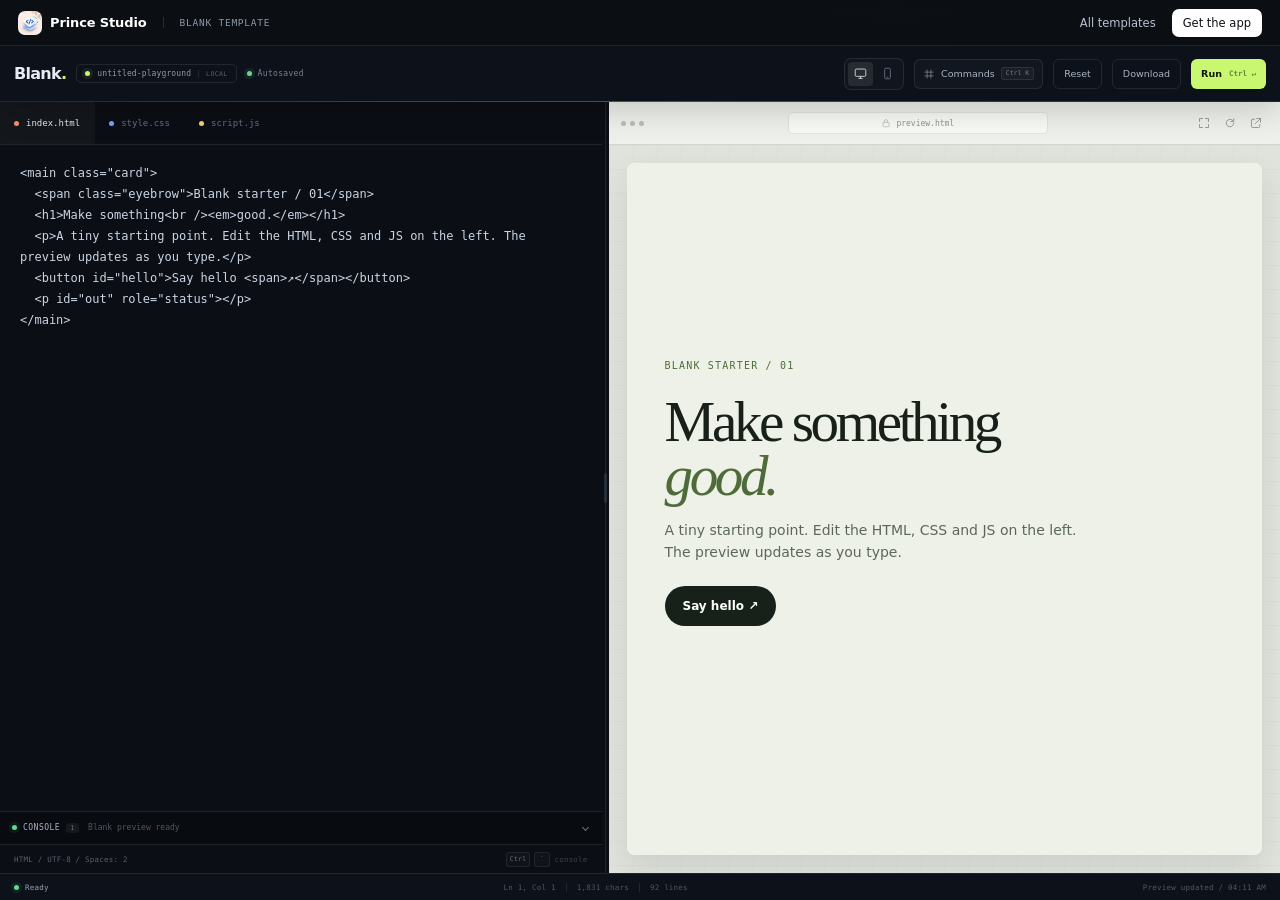
<file: templates/blank/index.html>
<!doctype html>
<html lang="en">
<head>
  <meta charset="utf-8" />
  <meta name="viewport" content="width=device-width, initial-scale=1" />
  <meta name="theme-color" content="#0b0e14" />
  <title>Blank &mdash; Live playground</title>
  <meta name="description" content="A working blank-page playground with live HTML, CSS and JavaScript preview, console and command palette." />
  <link rel="icon" href="../../assets/icons/favicon-64.png" />
  <link rel="stylesheet" href="../demo.css" />
  <link rel="stylesheet" href="style.css" />
</head>
<body>
  <div class="demo-bar">
    <a class="demo-brand" href="../../index.html"><img src="../../assets/icons/nav-icon.png" alt="" width="24" height="24" />Prince Studio</a>
    <span class="demo-label">Blank template</span>
    <span class="demo-actions">
      <a href="../../index.html#templates">All templates</a>
      <a class="demo-cta" href="../../downloads/Prince%20Studio%20v1.0.1.apk" download>Get the app</a>
    </span>
  </div>

  <main class="bl-app">
    <div class="bl-bar">
      <div class="bl-bar-left">
        <span class="bl-logo">Blank<span>.</span></span>
        <span class="bl-project"><i></i>untitled-playground <b>local</b></span>
        <span class="bl-save" id="bl-save"><i></i>Autosaved</span>
      </div>
      <div class="bl-bar-actions">
        <div class="bl-viewports" role="group" aria-label="Preview width">
          <button class="is-active" type="button" data-viewport="desktop" aria-pressed="true" aria-label="Desktop preview">
            <svg viewBox="0 0 16 16" width="13" height="13" aria-hidden="true"><rect x="1.5" y="2.5" width="13" height="9" rx="1.5" fill="none" stroke="currentColor"/><path d="M5.5 14h5M8 11.5V14" stroke="currentColor"/></svg>
          </button>
          <button type="button" data-viewport="mobile" aria-pressed="false" aria-label="Mobile preview">
            <svg viewBox="0 0 16 16" width="13" height="13" aria-hidden="true"><rect x="4.5" y="1.5" width="7" height="13" rx="1.5" fill="none" stroke="currentColor"/><path d="M7 12.5h2" stroke="currentColor"/></svg>
          </button>
        </div>
        <button class="bl-kbd-btn" type="button" data-action="palette" aria-label="Open command palette">
          <svg viewBox="0 0 16 16" width="12" height="12" aria-hidden="true"><path d="M2.5 5.5h11M2.5 10.5h11M5.5 2.5v11M10.5 2.5v11" fill="none" stroke="currentColor" stroke-linecap="round"/></svg>
          <span>Commands</span>
          <kbd>Ctrl K</kbd>
        </button>
        <button class="bl-btn bl-btn-reset" type="button" data-action="reset">Reset</button>
        <button class="bl-btn bl-btn-download" type="button" data-action="download">Download</button>
        <button class="bl-run" type="button" data-action="run">Run <span>Ctrl &#8629;</span></button>
      </div>
    </div>

    <div class="bl-workspace" id="bl-workspace">
      <section class="bl-editor" aria-label="Code editor">
        <div class="bl-tabs" role="tablist" aria-label="Files">
          <button class="is-active" type="button" role="tab" aria-selected="true" aria-controls="bl-code-html" id="bl-tab-html" data-file="html"><i></i>index.html</button>
          <button type="button" role="tab" aria-selected="false" aria-controls="bl-code-css" id="bl-tab-css" data-file="css"><i></i>style.css</button>
          <button type="button" role="tab" aria-selected="false" aria-controls="bl-code-js" id="bl-tab-js" data-file="js"><i></i>script.js</button>
        </div>

        <div class="bl-code-wrap">
          <textarea class="bl-code is-active" id="bl-code-html" data-editor="html" aria-labelledby="bl-tab-html" spellcheck="false">&lt;main class="card"&gt;
  &lt;span class="eyebrow"&gt;Blank starter / 01&lt;/span&gt;
  &lt;h1&gt;Make something&lt;br /&gt;&lt;em&gt;good.&lt;/em&gt;&lt;/h1&gt;
  &lt;p&gt;A tiny starting point. Edit the HTML, CSS and JS on the left. The preview updates as you type.&lt;/p&gt;
  &lt;button id="hello"&gt;Say hello &lt;span&gt;&#8599;&lt;/span&gt;&lt;/button&gt;
  &lt;p id="out" role="status"&gt;&lt;/p&gt;
&lt;/main&gt;</textarea>
          <textarea class="bl-code" id="bl-code-css" data-editor="css" aria-labelledby="bl-tab-css" spellcheck="false" hidden>:root {
  --ink: #17211a;
  --paper: #eef1e7;
  --accent: #4f6b39;
}

* { box-sizing: border-box; }

body {
  display: grid;
  place-items: center;
  min-height: 100vh;
  margin: 0;
  padding: 32px;
  background: var(--paper);
  color: var(--ink);
  font-family: "Segoe UI", system-ui, sans-serif;
}

.card {
  width: min(100%, 560px);
}

.eyebrow {
  color: var(--accent);
  font-family: Consolas, monospace;
  font-size: 10px;
  letter-spacing: 0.12em;
  text-transform: uppercase;
}

h1 {
  margin: 22px 0 16px;
  font-family: Georgia, serif;
  font-size: clamp(48px, 9vw, 82px);
  font-weight: 500;
  letter-spacing: -0.06em;
  line-height: 0.94;
}

h1 em {
  color: var(--accent);
  font-weight: 400;
}

p {
  max-width: 420px;
  margin: 0;
  color: #5c6759;
  font-size: 14px;
  line-height: 1.6;
}

button {
  margin-top: 22px;
  padding: 13px 18px;
  border: 0;
  border-radius: 999px;
  background: var(--ink);
  color: #fff;
  font: inherit;
  font-size: 12px;
  font-weight: 600;
  cursor: pointer;
}

button:hover { background: var(--accent); }

#out {
  min-height: 20px;
  margin-top: 18px;
  color: var(--accent);
  font-family: Consolas, monospace;
  font-size: 10px;
  letter-spacing: 0.03em;
}</textarea>
          <textarea class="bl-code" id="bl-code-js" data-editor="js" aria-labelledby="bl-tab-js" spellcheck="false" hidden>const button = document.querySelector('#hello');
const out = document.querySelector('#out');

button.addEventListener('click', () =&gt; {
  button.textContent = 'Hello, builder.';
  out.textContent = 'Preview is live - keep going. ' + new Date().toLocaleTimeString();
});

console.log('Blank preview ready');</textarea>
        </div>

        <div class="bl-console" id="bl-console">
          <button class="bl-console-head" id="bl-console-toggle" type="button" aria-expanded="false" aria-controls="bl-console-body">
            <span class="bl-console-title"><i></i>Console <b id="bl-console-count">0</b></span>
            <span class="bl-console-last" id="bl-console-last">No output yet</span>
            <span class="bl-console-chevron" aria-hidden="true"></span>
          </button>
          <div class="bl-console-body" id="bl-console-body">
            <div class="bl-console-tools"><span>Preview logs</span><button type="button" data-action="clear-console">Clear</button></div>
            <div class="bl-console-output" id="bl-console-output" role="log" aria-live="polite">
              <p class="bl-console-empty">Console ready. Logs from your preview appear here.</p>
            </div>
          </div>
        </div>

        <div class="bl-editor-foot">
          <span id="bl-file-status">HTML / UTF-8 / Spaces: 2</span>
          <span class="bl-foot-keys"><kbd>Ctrl</kbd><kbd>`</kbd> console</span>
        </div>
      </section>

      <div class="bl-resizer" id="bl-resizer" role="separator" aria-orientation="vertical" aria-label="Resize editor and preview" aria-valuemin="30" aria-valuemax="70" aria-valuenow="47" tabindex="0"></div>

      <section class="bl-preview" id="bl-preview" aria-label="Live preview">
        <div class="bl-preview-bar">
          <span class="bl-preview-dots" aria-hidden="true"><i></i><i></i><i></i></span>
          <span class="bl-url"><svg viewBox="0 0 16 16" width="10" height="10" aria-hidden="true"><rect x="3" y="7" width="10" height="7" rx="1.5" fill="none" stroke="currentColor"/><path d="M5.5 7V5a2.5 2.5 0 0 1 5 0v2" fill="none" stroke="currentColor"/></svg>preview.html</span>
          <span class="bl-preview-actions">
            <button type="button" data-action="fullscreen" aria-label="Toggle fullscreen preview" aria-pressed="false" title="Toggle fullscreen preview">
              <svg viewBox="0 0 16 16" width="12" height="12" aria-hidden="true"><path d="M6 2H2v4M10 2h4v4M6 14H2v-4M10 14h4v-4" fill="none" stroke="currentColor" stroke-linecap="round" stroke-linejoin="round"/></svg>
            </button>
            <button type="button" data-action="reload" aria-label="Reload preview" title="Reload preview">
              <svg viewBox="0 0 16 16" width="12" height="12" aria-hidden="true"><path d="M13 8a5 5 0 1 1-1.5-3.5M13 2.5V6H9.5" fill="none" stroke="currentColor" stroke-linecap="round" stroke-linejoin="round"/></svg>
            </button>
            <button type="button" data-action="open" aria-label="Open preview in new tab" title="Open in new tab">
              <svg viewBox="0 0 16 16" width="12" height="12" aria-hidden="true"><path d="M6 3H3.5A1.5 1.5 0 0 0 2 4.5v8A1.5 1.5 0 0 0 3.5 14h8a1.5 1.5 0 0 0 1.5-1.5V10M9 2h5v5M14 2 7 9" fill="none" stroke="currentColor" stroke-linecap="round" stroke-linejoin="round"/></svg>
            </button>
          </span>
        </div>
        <div class="bl-stage">
          <iframe class="bl-frame" id="bl-frame" title="Live preview" sandbox="allow-scripts allow-forms allow-modals allow-popups"></iframe>
        </div>
      </section>
    </div>

    <div class="bl-status">
      <span class="bl-status-state"><i></i>Ready</span>
      <span class="bl-status-meta"><span id="bl-cursor">Ln 1, Col 1</span><span id="bl-size">0 chars</span><span id="bl-lines">0 lines</span></span>
      <span id="bl-status-right">Ctrl / Cmd + Enter to run</span>
    </div>
  </main>

  <dialog class="bl-palette" id="bl-palette" aria-labelledby="bl-palette-title">
    <div class="bl-palette-top">
      <span id="bl-palette-title">Command palette</span>
      <button type="button" data-action="palette-close" aria-label="Close command palette">Esc</button>
    </div>
    <div class="bl-palette-search">
      <svg viewBox="0 0 16 16" width="13" height="13" aria-hidden="true"><circle cx="7" cy="7" r="4.5" fill="none" stroke="currentColor"/><path d="m10.5 10.5 3 3" stroke="currentColor" stroke-linecap="round"/></svg>
      <input id="bl-palette-input" type="text" placeholder="Type a command or search..." autocomplete="off" spellcheck="false" aria-label="Search commands" />
    </div>
    <div class="bl-palette-list" id="bl-palette-list" role="listbox" aria-label="Commands"></div>
    <div class="bl-palette-foot">
      <span><kbd>&uarr;</kbd><kbd>&darr;</kbd> navigate</span>
      <span><kbd>&crarr;</kbd> select</span>
      <span id="bl-palette-count">10 commands</span>
    </div>
  </dialog>

  <div class="bl-toast" id="bl-toast" role="status" aria-live="polite"></div>

  <script src="script.js" defer></script>
</body>
</html>
</file>
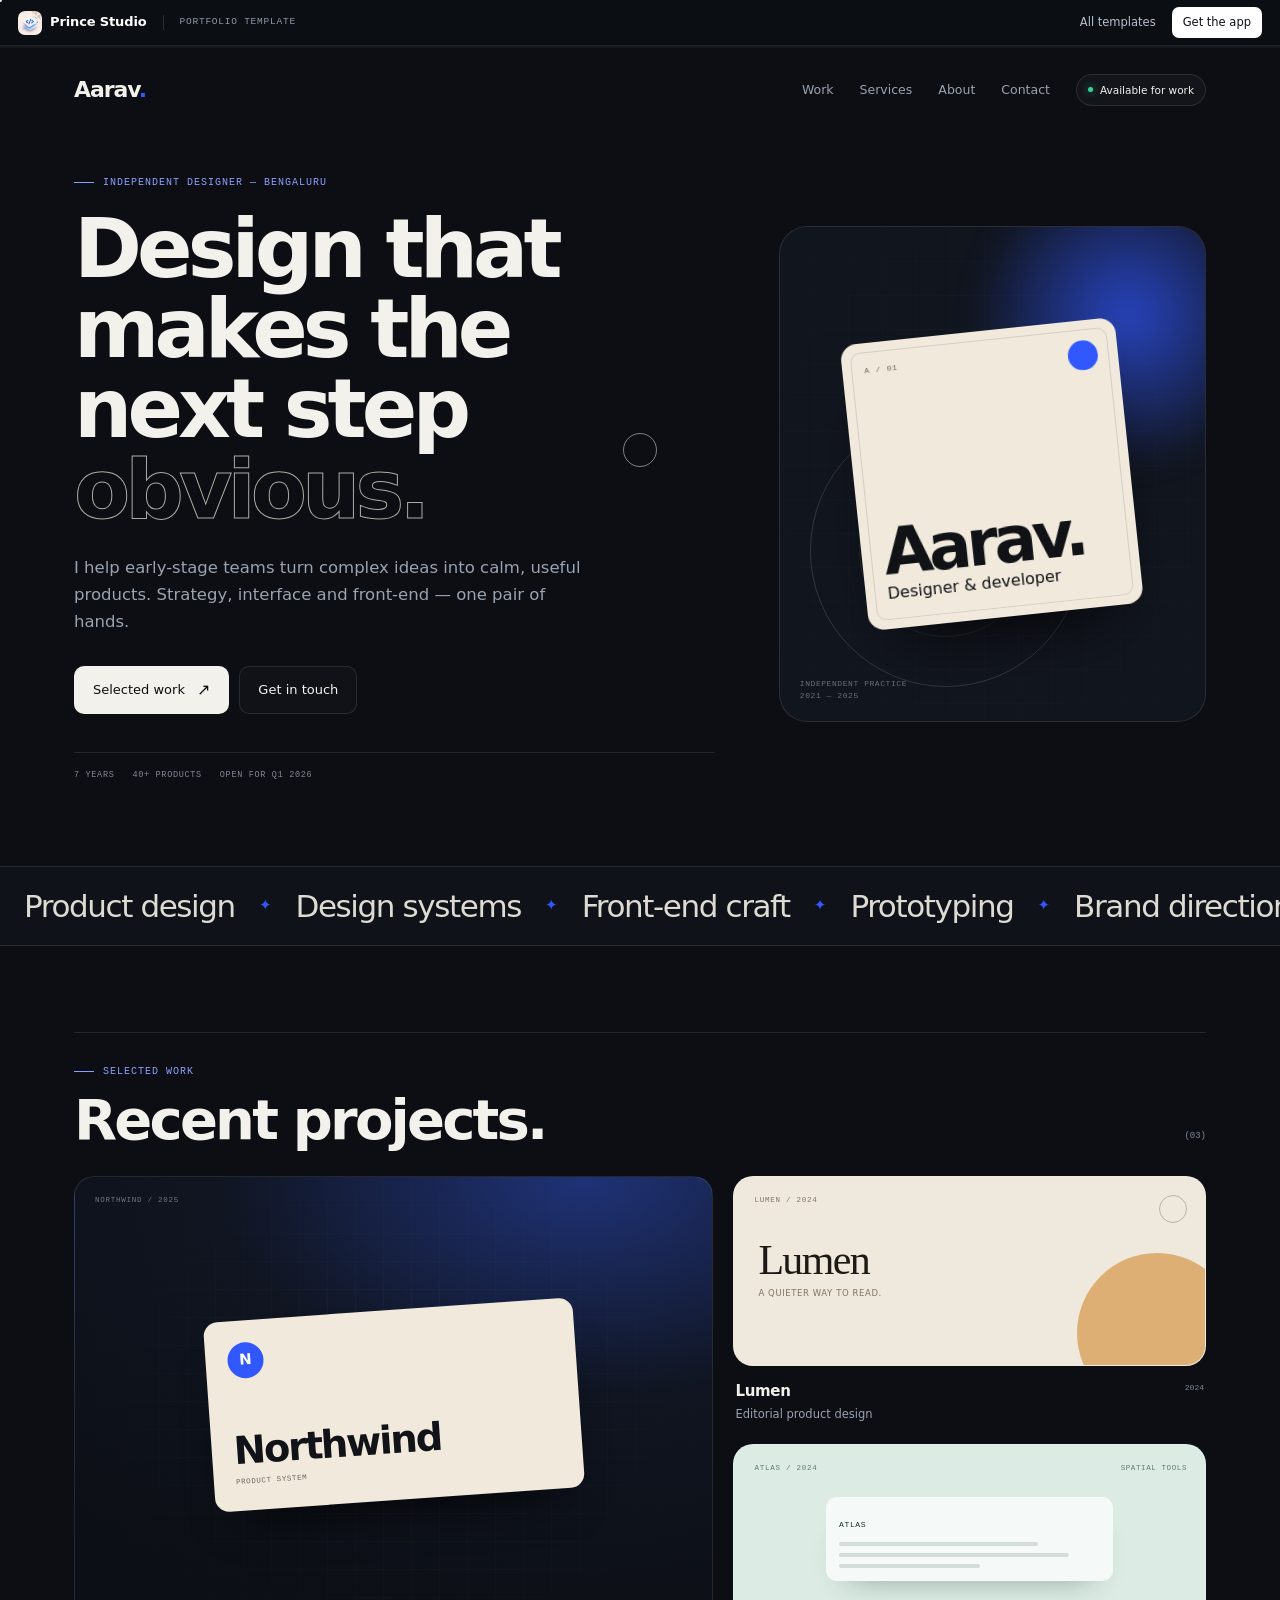
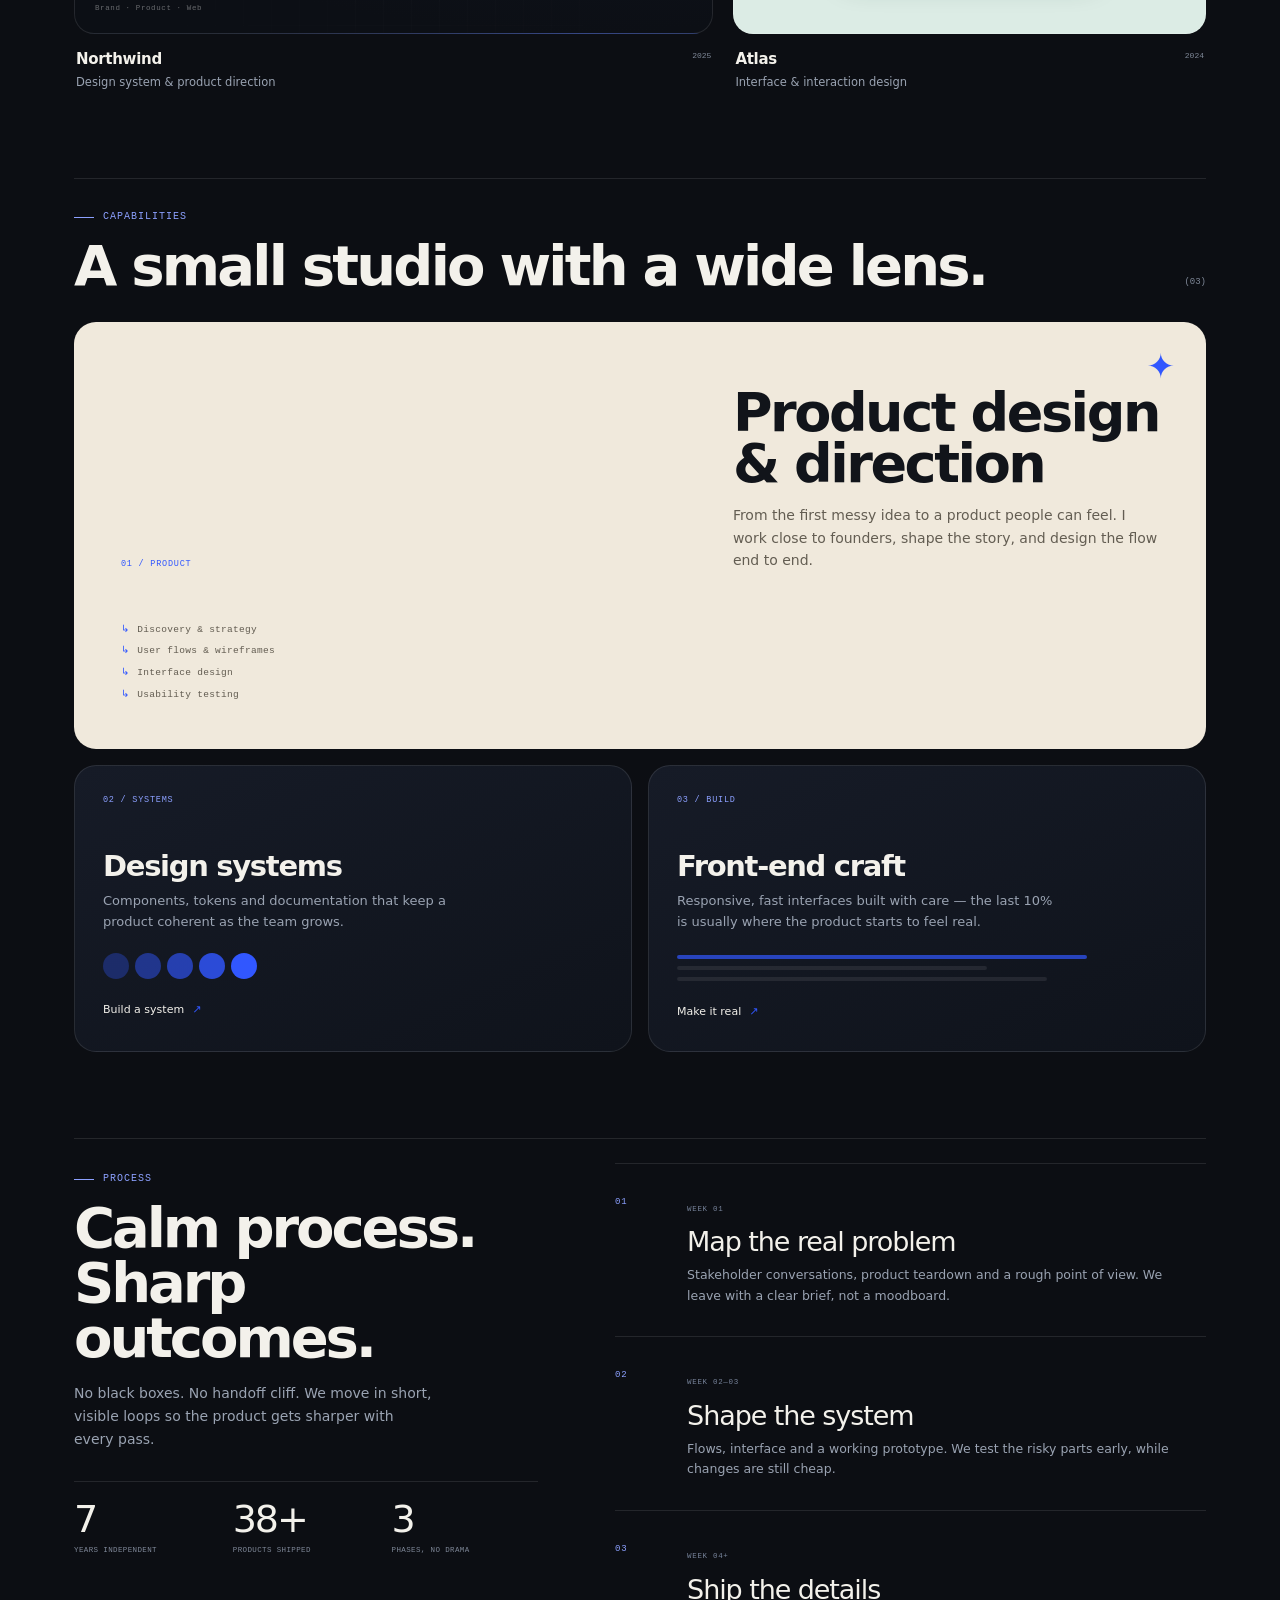
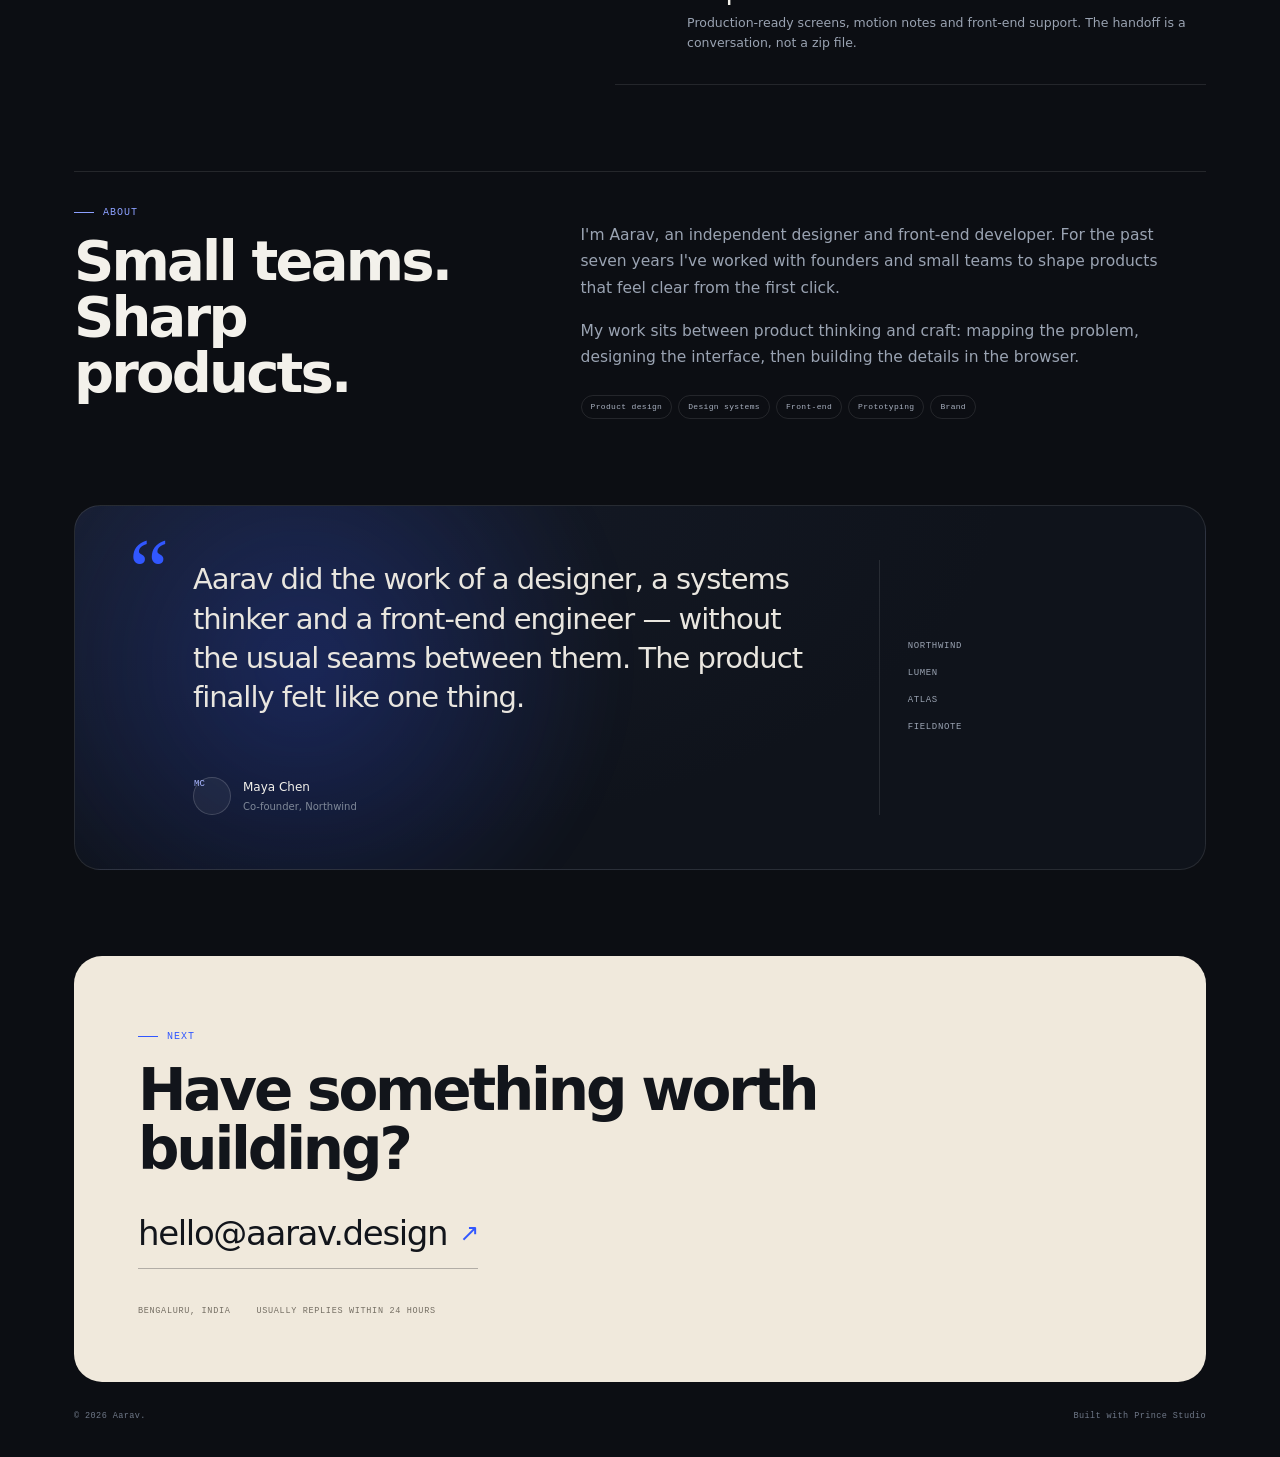
<file: templates/portfolio/index.html>
<!doctype html>
<html lang="en">
<head>
  <meta charset="utf-8" />
  <meta name="viewport" content="width=device-width, initial-scale=1" />
  <title>Aarav. &mdash; Portfolio template</title>
  <meta name="description" content="A premium portfolio starter template for independent designers and developers." />
  <link rel="icon" href="../../assets/icons/favicon-64.png" />
  <link rel="stylesheet" href="../demo.css" />
  <link rel="stylesheet" href="style.css" />
</head>
<body>
  <div class="demo-bar">
    <a class="demo-brand" href="../../index.html"><img src="../../assets/icons/nav-icon.png" alt="" width="24" height="24" />Prince Studio</a>
    <span class="demo-label">Portfolio template</span>
    <span class="demo-actions">
      <a href="../../index.html#templates">All templates</a>
      <a class="demo-cta" href="../../downloads/Prince%20Studio%20v1.0.1.apk" download>Get the app</a>
    </span>
  </div>

  <div class="pf-progress" aria-hidden="true"><span></span></div>

  <header class="pf-nav wrap">
    <a class="pf-brand" href="#top">Aarav<span>.</span></a>
    <button class="pf-toggle" type="button" aria-expanded="false" aria-controls="pf-menu" aria-label="Toggle navigation">
      <span></span><span></span>
    </button>
    <nav class="pf-links" id="pf-menu" aria-label="Primary">
      <a href="#work">Work</a>
      <a href="#services">Services</a>
      <a href="#about">About</a>
      <a href="#contact">Contact</a>
      <a class="pf-available" href="#contact"><i></i>Available for work</a>
    </nav>
  </header>

  <main id="top">
    <section class="pf-hero wrap">
      <div class="pf-hero-copy">
        <span class="pf-eyebrow">Independent designer &mdash; Bengaluru</span>
        <h1>Design that makes the next step <span class="pf-outline">obvious.</span></h1>
        <p>I help early-stage teams turn complex ideas into calm, useful products. Strategy, interface and front-end &mdash; one pair of hands.</p>
        <div class="pf-actions">
          <a class="pf-btn pf-btn--primary magnetic" href="#work">Selected work <span>&#8599;</span></a>
          <a class="pf-btn pf-btn--quiet magnetic" href="#contact">Get in touch</a>
        </div>
        <div class="pf-meta">
          <span>7 years</span>
          <span>40+ products</span>
          <span>Open for Q1 2026</span>
        </div>
      </div>

      <div class="pf-art" aria-hidden="true">
        <span class="pf-art-grid"></span>
        <span class="pf-art-glow"></span>
        <span class="pf-art-orbit"></span>
        <div class="pf-art-card">
          <span class="pf-art-index">A / 01</span>
          <strong>Aarav.</strong>
          <span>Designer &amp; developer</span>
          <i></i>
        </div>
        <span class="pf-art-note">Independent practice<br />2021 &mdash; 2025</span>
      </div>
    </section>

    <div class="pf-marquee" aria-hidden="true">
      <div class="pf-marquee-track">
        <span>Product design</span><i>&#10022;</i><span>Design systems</span><i>&#10022;</i><span>Front-end craft</span><i>&#10022;</i><span>Prototyping</span><i>&#10022;</i><span>Brand direction</span><i>&#10022;</i>
        <span>Product design</span><i>&#10022;</i><span>Design systems</span><i>&#10022;</i><span>Front-end craft</span><i>&#10022;</i><span>Prototyping</span><i>&#10022;</i><span>Brand direction</span><i>&#10022;</i>
      </div>
    </div>

    <section class="pf-section wrap" id="work">
      <div class="pf-section-head">
        <div>
          <span class="pf-eyebrow">Selected work</span>
          <h2>Recent projects.</h2>
        </div>
        <span class="pf-count">(03)</span>
      </div>

      <div class="pf-projects">
        <article class="pf-project pf-project--large">
          <div class="pf-visual pf-visual--north" data-spotlight>
            <span class="pf-vis-label">NORTHWIND / 2025</span>
            <div class="pf-north-card">
              <span>N</span>
              <strong>Northwind</strong>
              <small>Product system</small>
            </div>
            <span class="pf-vis-foot">Brand &middot; Product &middot; Web</span>
            <button class="pf-vis-open" type="button" data-project="northwind" aria-label="Open Northwind case study">Case study <span>&#8599;</span></button>
          </div>
          <div class="pf-project-info">
            <div><h3>Northwind</h3><p>Design system &amp; product direction</p></div>
            <span>2025</span>
          </div>
        </article>

        <article class="pf-project">
          <div class="pf-visual pf-visual--lumen" data-spotlight>
            <span class="pf-vis-label">LUMEN / 2024</span>
            <strong>Lumen</strong>
            <span class="pf-lumen-sub">A quieter way to read.</span>
            <i></i>
            <button class="pf-vis-open" type="button" data-project="lumen" aria-label="Open Lumen case study">Case study <span>&#8599;</span></button>
          </div>
          <div class="pf-project-info">
            <div><h3>Lumen</h3><p>Editorial product design</p></div>
            <span>2024</span>
          </div>
        </article>

        <article class="pf-project">
          <div class="pf-visual pf-visual--atlas" data-spotlight>
            <span class="pf-vis-label">ATLAS / 2024</span>
            <div class="pf-atlas-panel">
              <span>Atlas</span>
              <i></i><i></i><i></i>
            </div>
            <span class="pf-atlas-tag">Spatial tools</span>
            <button class="pf-vis-open" type="button" data-project="atlas" aria-label="Open Atlas case study">Case study <span>&#8599;</span></button>
          </div>
          <div class="pf-project-info">
            <div><h3>Atlas</h3><p>Interface &amp; interaction design</p></div>
            <span>2024</span>
          </div>
        </article>
      </div>
    </section>

    <section class="pf-section wrap" id="services">
      <div class="pf-section-head">
        <div>
          <span class="pf-eyebrow">Capabilities</span>
          <h2>A small studio with a wide lens.</h2>
        </div>
        <span class="pf-count">(03)</span>
      </div>

      <div class="pf-services">
        <article class="pf-service pf-service--feature" data-spotlight>
          <span class="pf-service-no">01 / Product</span>
          <div class="pf-service-main">
            <h3>Product design<br />&amp; direction</h3>
            <p>From the first messy idea to a product people can feel. I work close to founders, shape the story, and design the flow end to end.</p>
          </div>
          <ul class="pf-service-list">
            <li>Discovery &amp; strategy</li>
            <li>User flows &amp; wireframes</li>
            <li>Interface design</li>
            <li>Usability testing</li>
          </ul>
          <span class="pf-service-mark" aria-hidden="true">&#10022;</span>
        </article>

        <article class="pf-service" data-spotlight>
          <span class="pf-service-no">02 / Systems</span>
          <h3>Design systems</h3>
          <p>Components, tokens and documentation that keep a product coherent as the team grows.</p>
          <div class="pf-token-row" aria-hidden="true">
            <i></i><i></i><i></i><i></i><i></i>
          </div>
          <a class="pf-service-link" href="#contact">Build a system <span>&#8599;</span></a>
        </article>

        <article class="pf-service" data-spotlight>
          <span class="pf-service-no">03 / Build</span>
          <h3>Front-end craft</h3>
          <p>Responsive, fast interfaces built with care &mdash; the last 10% is usually where the product starts to feel real.</p>
          <div class="pf-code-lines" aria-hidden="true">
            <span></span><span></span><span></span>
          </div>
          <a class="pf-service-link" href="#contact">Make it real <span>&#8599;</span></a>
        </article>
      </div>
    </section>

    <section class="pf-section wrap" id="process">
      <div class="pf-process">
        <div class="pf-process-intro">
          <span class="pf-eyebrow">Process</span>
          <h2>Calm process.<br />Sharp outcomes.</h2>
          <p>No black boxes. No handoff cliff. We move in short, visible loops so the product gets sharper with every pass.</p>
          <div class="pf-stats">
            <div><strong data-count="7">7</strong><span>Years independent</span></div>
            <div><strong data-count="40" data-suffix="+">40+</strong><span>Products shipped</span></div>
            <div><strong data-count="3">3</strong><span>Phases, no drama</span></div>
          </div>
        </div>

        <ol class="pf-steps">
          <li class="pf-step">
            <span class="pf-step-no">01</span>
            <div>
              <span class="pf-step-tag">Week 01</span>
              <h3>Map the real problem</h3>
              <p>Stakeholder conversations, product teardown and a rough point of view. We leave with a clear brief, not a moodboard.</p>
            </div>
          </li>
          <li class="pf-step">
            <span class="pf-step-no">02</span>
            <div>
              <span class="pf-step-tag">Week 02&mdash;03</span>
              <h3>Shape the system</h3>
              <p>Flows, interface and a working prototype. We test the risky parts early, while changes are still cheap.</p>
            </div>
          </li>
          <li class="pf-step">
            <span class="pf-step-no">03</span>
            <div>
              <span class="pf-step-tag">Week 04+</span>
              <h3>Ship the details</h3>
              <p>Production-ready screens, motion notes and front-end support. The handoff is a conversation, not a zip file.</p>
            </div>
          </li>
        </ol>
      </div>
    </section>

    <section class="pf-section wrap" id="about">
      <div class="pf-about">
        <div>
          <span class="pf-eyebrow">About</span>
          <h2>Small teams.<br />Sharp products.</h2>
        </div>
        <div class="pf-about-copy">
          <p>I'm Aarav, an independent designer and front-end developer. For the past seven years I've worked with founders and small teams to shape products that feel clear from the first click.</p>
          <p>My work sits between product thinking and craft: mapping the problem, designing the interface, then building the details in the browser.</p>
          <div class="pf-skills">
            <span>Product design</span>
            <span>Design systems</span>
            <span>Front-end</span>
            <span>Prototyping</span>
            <span>Brand</span>
          </div>
        </div>
      </div>
    </section>

    <section class="pf-section wrap" id="notes">
      <div class="pf-note">
        <span class="pf-note-quote" aria-hidden="true">&ldquo;</span>
        <blockquote>Aarav did the work of a designer, a systems thinker and a front-end engineer &mdash; without the usual seams between them. The product finally felt like one thing.</blockquote>
        <div class="pf-note-by">
          <span class="pf-note-avatar" aria-hidden="true">MC</span>
          <div><strong>Maya Chen</strong><span>Co-founder, Northwind</span></div>
        </div>
        <div class="pf-note-clients" aria-label="Selected clients">
          <span>Northwind</span><span>Lumen</span><span>Atlas</span><span>Fieldnote</span>
        </div>
      </div>
    </section>

    <section class="pf-section wrap" id="contact">
      <div class="pf-contact" data-spotlight>
        <span class="pf-eyebrow">Next</span>
        <h2>Have something worth building?</h2>
        <a class="pf-mail magnetic" href="mailto:hello@aarav.design">hello@aarav.design <span>&#8599;</span></a>
        <div class="pf-contact-meta">
          <span>Bengaluru, India</span>
          <span>Usually replies within 24 hours</span>
        </div>
      </div>
    </section>
  </main>

  <dialog class="pf-modal" id="pf-project-modal" aria-labelledby="pf-modal-title">
    <div class="pf-modal-art" aria-hidden="true">
      <span class="pf-modal-grid"></span>
      <span class="pf-modal-mark" id="pf-modal-mark">N</span>
      <span class="pf-modal-year" id="pf-modal-year">2025</span>
    </div>
    <div class="pf-modal-body">
      <div class="pf-modal-top">
        <span class="pf-eyebrow" id="pf-modal-role">Product system</span>
        <button class="pf-modal-close" type="button" aria-label="Close case study">Close <span>&#10005;</span></button>
      </div>
      <h2 id="pf-modal-title">Northwind</h2>
      <p id="pf-modal-copy">A product system for a climate intelligence platform.</p>
      <div class="pf-modal-facts">
        <div><span>Scope</span><strong id="pf-modal-scope">Brand, product, web</strong></div>
        <div><span>Timeline</span><strong id="pf-modal-time">12 weeks</strong></div>
        <div><span>Result</span><strong id="pf-modal-result">One coherent product language</strong></div>
      </div>
      <a class="pf-modal-link" href="#contact" data-close-modal>Start a project like this <span>&#8599;</span></a>
    </div>
  </dialog>

  <footer class="pf-footer wrap">
    <span>&copy; <span data-year>2026</span> Aarav.</span>
    <span>Built with Prince Studio</span>
  </footer>

  <script src="script.js" defer></script>
</body>
</html>
</file>
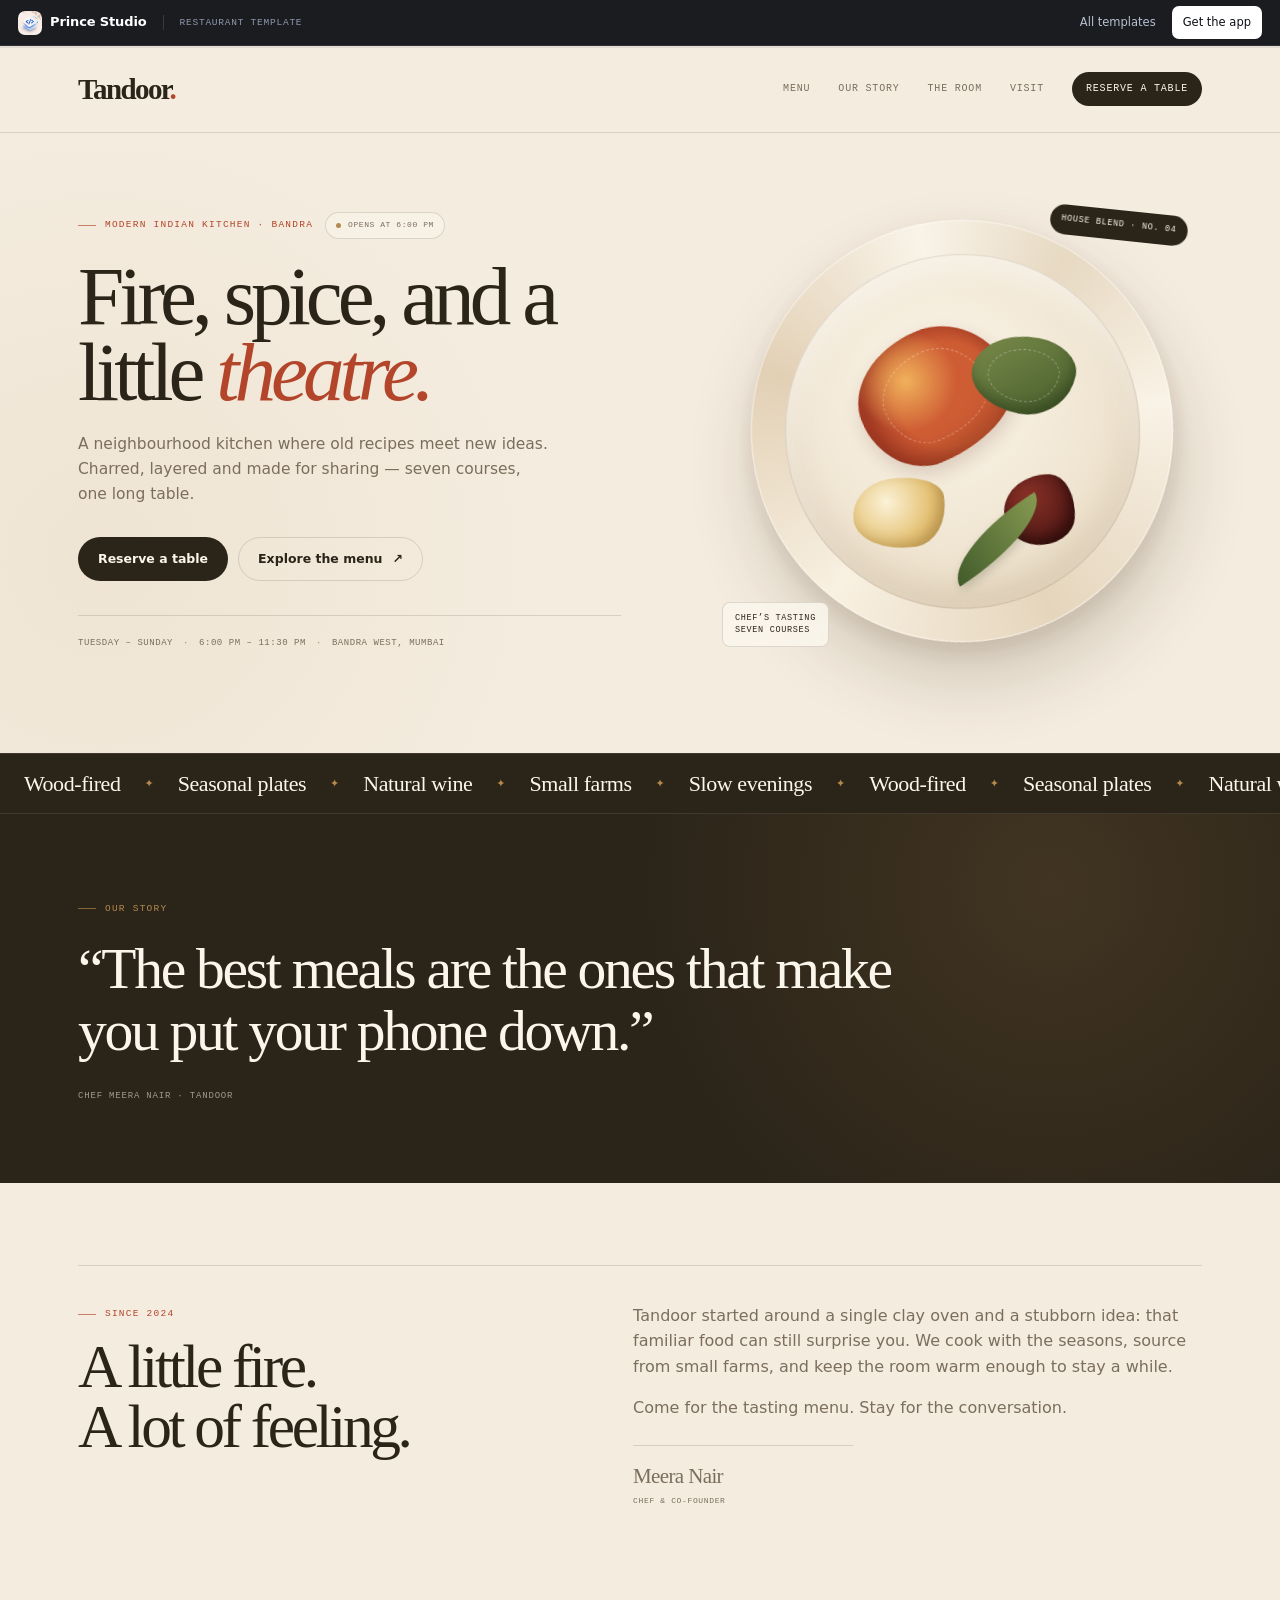
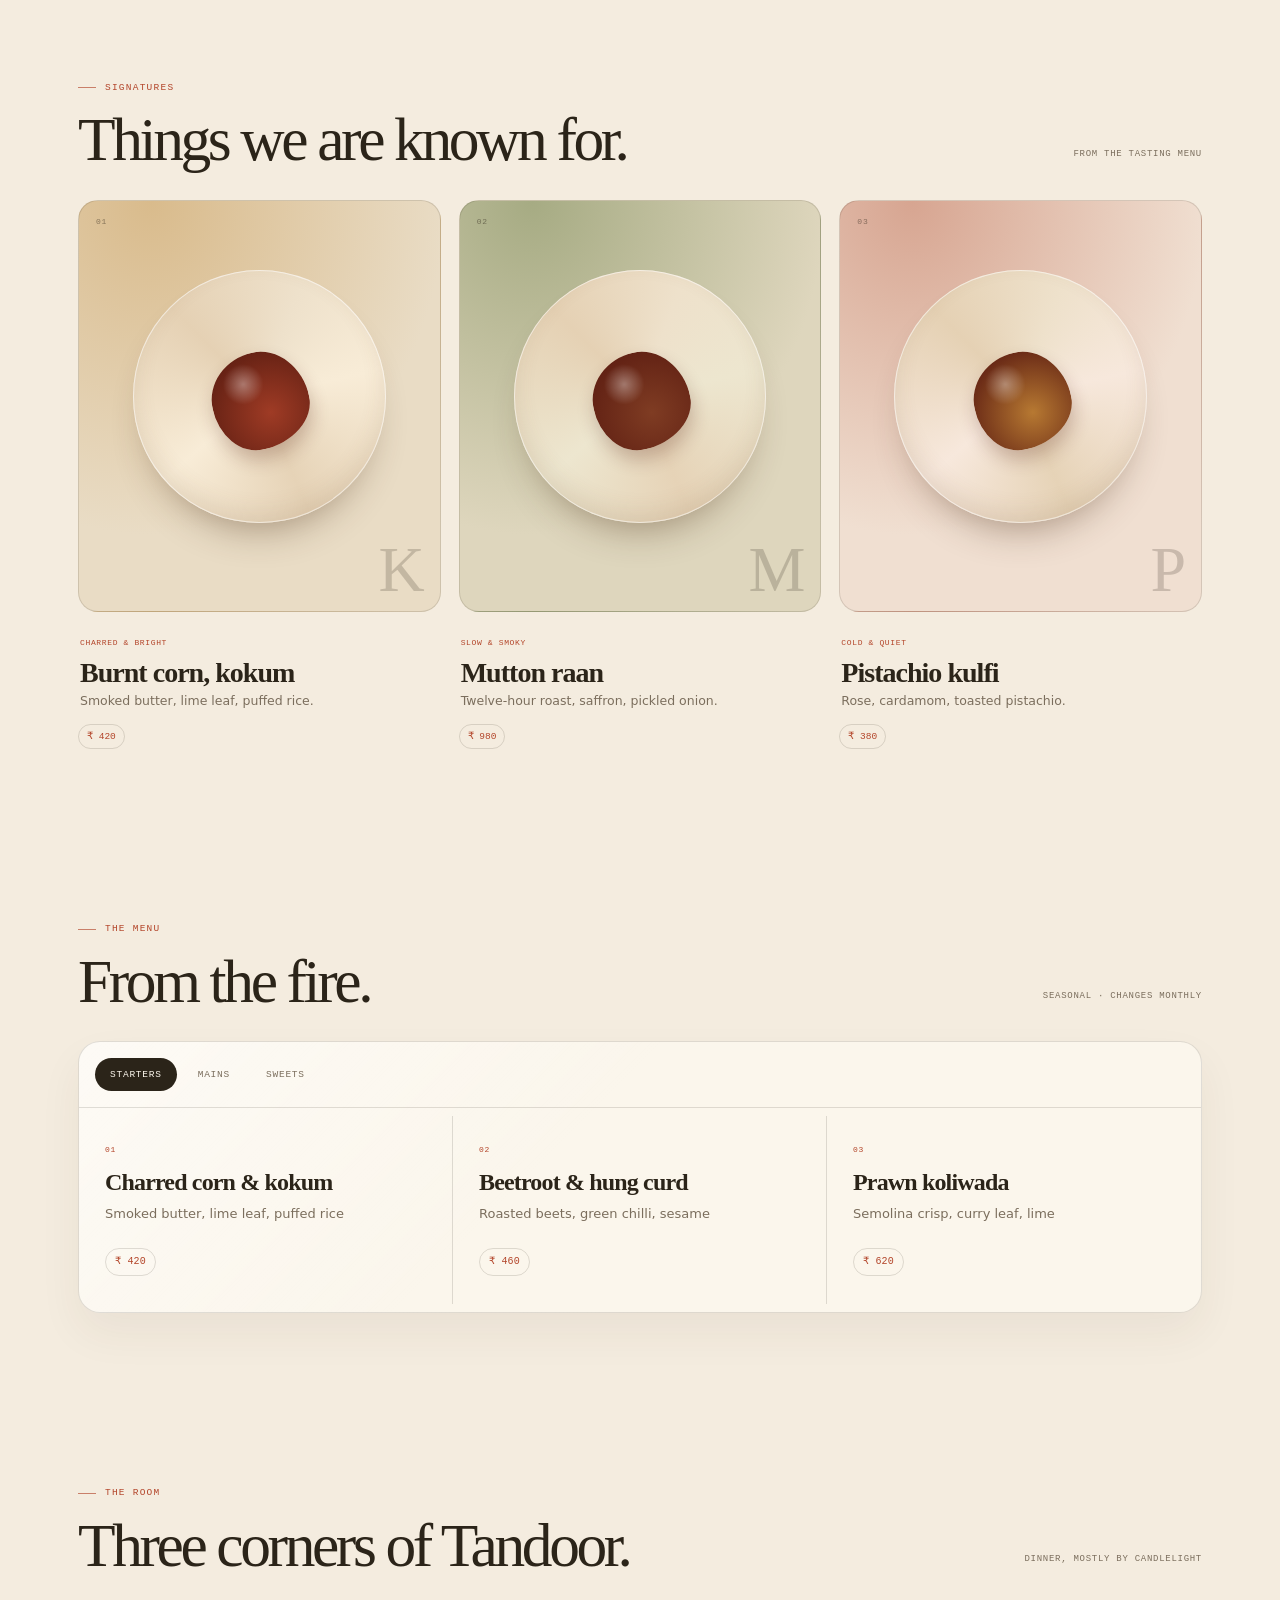
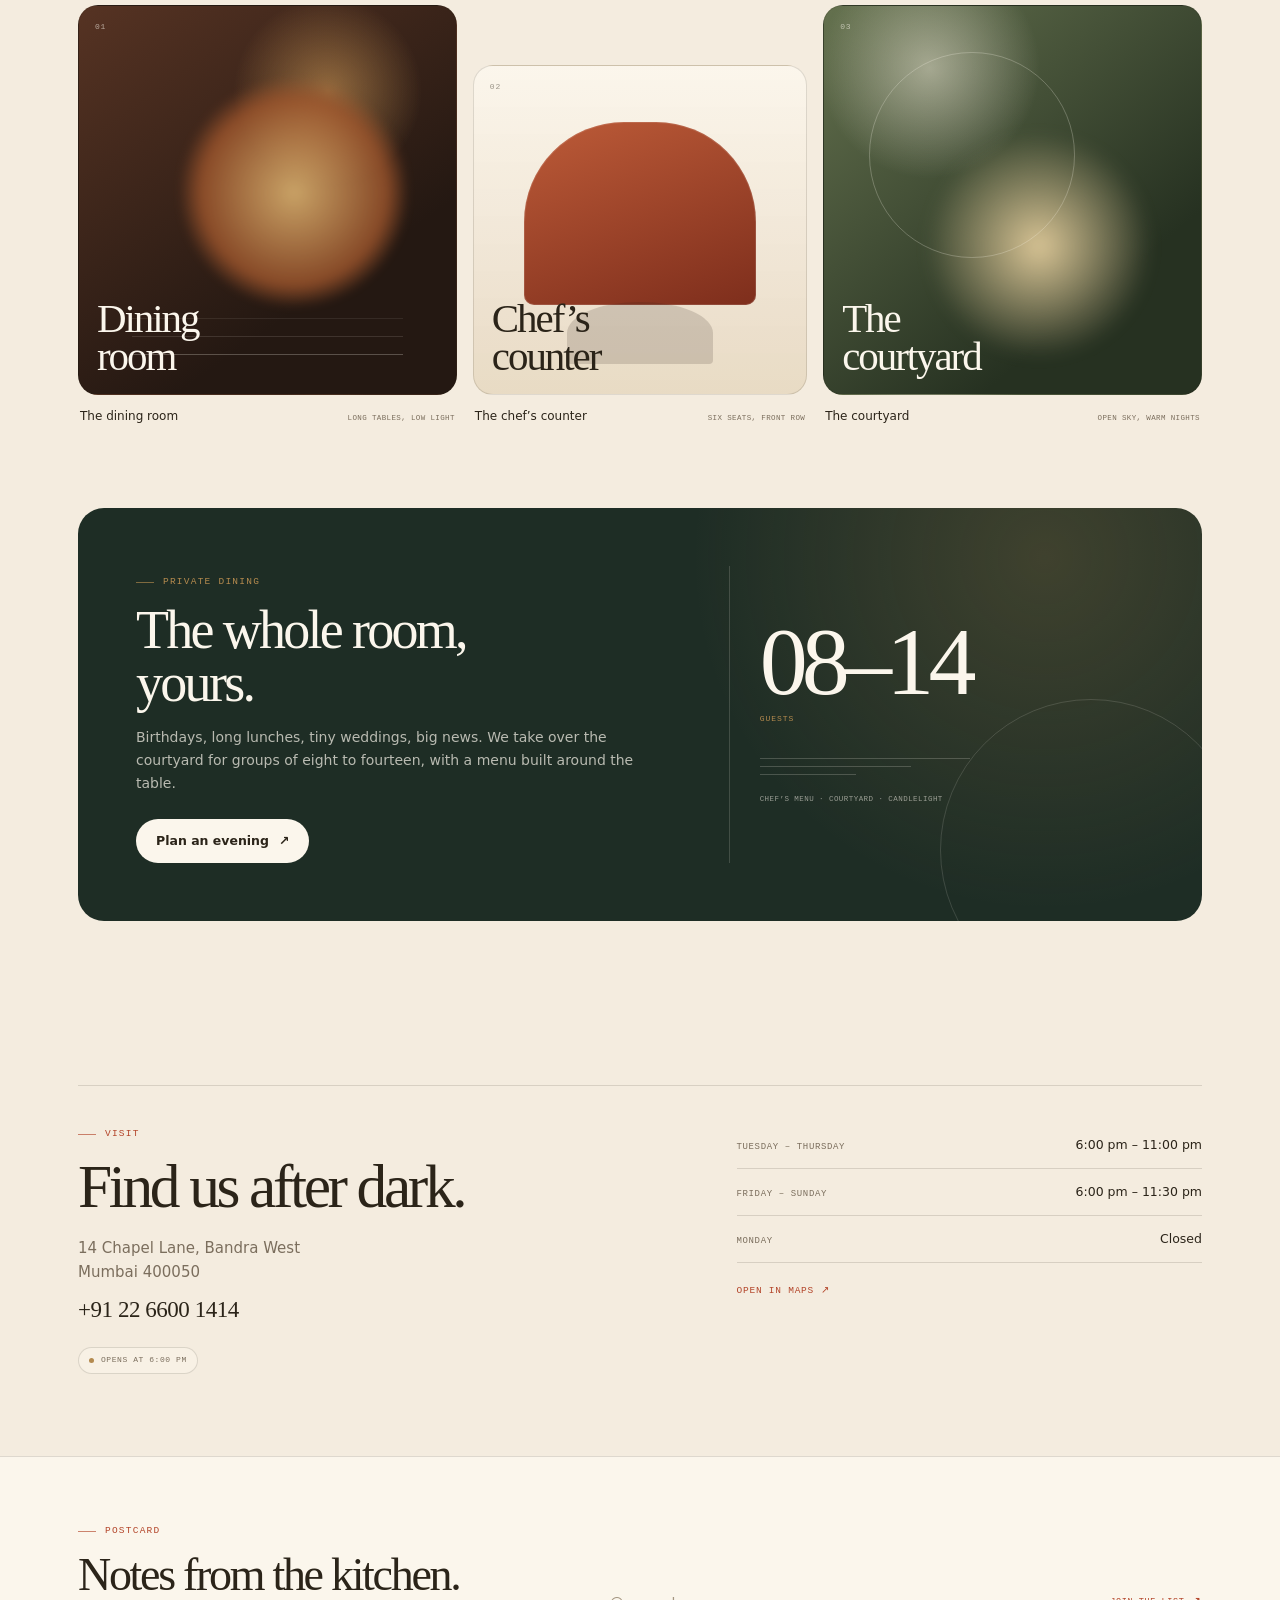
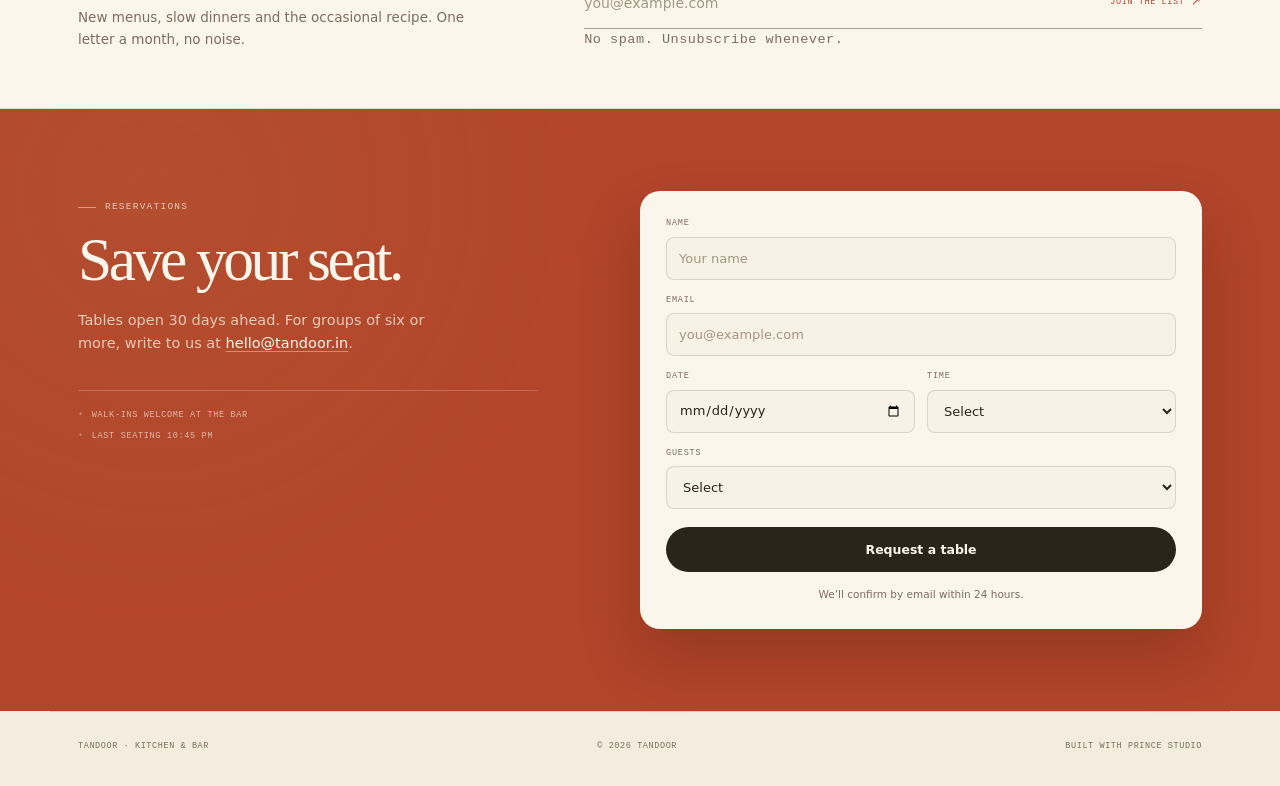
<file: templates/restaurant/index.html>
<!doctype html>
<html lang="en">
<head>
  <meta charset="utf-8" />
  <meta name="viewport" content="width=device-width, initial-scale=1" />
  <title>Tandoor &mdash; Restaurant template</title>
  <meta name="description" content="A warm, editorial restaurant template with a menu, private dining and reservation flow." />
  <link rel="icon" href="../../assets/icons/favicon-64.png" />
  <link rel="stylesheet" href="../demo.css" />
  <link rel="stylesheet" href="style.css" />
</head>
<body>
  <div class="demo-bar">
    <a class="demo-brand" href="../../index.html"><img src="../../assets/icons/nav-icon.png" alt="" width="24" height="24" />Prince Studio</a>
    <span class="demo-label">Restaurant template</span>
    <span class="demo-actions">
      <a href="../../index.html#templates">All templates</a>
      <a class="demo-cta" href="../../downloads/Prince%20Studio%20v1.0.1.apk" download>Get the app</a>
    </span>
  </div>

  <div class="rs-progress" aria-hidden="true"><span></span></div>

  <header class="rs-header">
    <div class="rs-wrap rs-nav">
      <a class="rs-brand" href="#top">Tandoor<span>.</span></a>
      <button class="rs-toggle" type="button" aria-expanded="false" aria-controls="rs-menu" aria-label="Toggle navigation">
        <span></span><span></span>
      </button>
      <nav class="rs-links" id="rs-menu" aria-label="Primary">
        <a href="#menu">Menu</a>
        <a href="#story">Our story</a>
        <a href="#room">The room</a>
        <a href="#visit">Visit</a>
        <a class="rs-reserve-link" href="#reserve">Reserve a table</a>
      </nav>
    </div>
  </header>

  <main id="top">
    <section class="rs-hero rs-wrap">
      <div class="rs-hero-copy">
        <div class="rs-hero-top">
          <span class="rs-eyebrow">Modern Indian kitchen &middot; Bandra</span>
          <span class="rs-status" id="rs-status"><i></i><span>Hours tonight</span></span>
        </div>
        <h1>Fire, spice, and a little <em>theatre.</em></h1>
        <p>A neighbourhood kitchen where old recipes meet new ideas. Charred, layered and made for sharing &mdash; seven courses, one long table.</p>
        <div class="rs-actions">
          <a class="rs-btn rs-btn--dark" href="#reserve">Reserve a table</a>
          <a class="rs-btn rs-btn--outline" href="#menu">Explore the menu <span>&#8599;</span></a>
        </div>
        <div class="rs-hero-meta">
          <span>Tuesday &ndash; Sunday</span>
          <span>6:00 pm &ndash; 11:30 pm</span>
          <span>Bandra West, Mumbai</span>
        </div>
      </div>

      <div class="rs-plate-wrap" aria-hidden="true">
        <span class="rs-plate-glow"></span>
        <div class="rs-plate">
          <div class="rs-plate-rim">
            <span class="rs-food rs-food--one"></span>
            <span class="rs-food rs-food--two"></span>
            <span class="rs-food rs-food--three"></span>
            <span class="rs-food rs-food--four"></span>
            <span class="rs-food rs-food--leaf"></span>
          </div>
        </div>
        <span class="rs-plate-caption">Chef&rsquo;s tasting<br />Seven courses</span>
        <span class="rs-spice">House blend &middot; No. 04</span>
      </div>
    </section>

    <div class="rs-ticker" aria-hidden="true">
      <div class="rs-ticker-track">
        <span>Wood-fired</span><i>&#10022;</i><span>Seasonal plates</span><i>&#10022;</i><span>Natural wine</span><i>&#10022;</i><span>Small farms</span><i>&#10022;</i><span>Slow evenings</span><i>&#10022;</i>
        <span>Wood-fired</span><i>&#10022;</i><span>Seasonal plates</span><i>&#10022;</i><span>Natural wine</span><i>&#10022;</i><span>Small farms</span><i>&#10022;</i><span>Slow evenings</span><i>&#10022;</i>
      </div>
    </div>

    <section class="rs-quote">
      <div class="rs-wrap">
        <span class="rs-eyebrow">Our story</span>
        <blockquote>&ldquo;The best meals are the ones that make you put your phone down.&rdquo;</blockquote>
        <span class="rs-quote-by">Chef Meera Nair &middot; Tandoor</span>
      </div>
    </section>

    <section class="rs-section rs-wrap" id="story">
      <div class="rs-story">
        <div>
          <span class="rs-eyebrow">Since 2024</span>
          <h2>A little fire.<br />A lot of feeling.</h2>
        </div>
        <div class="rs-story-copy">
          <p>Tandoor started around a single clay oven and a stubborn idea: that familiar food can still surprise you. We cook with the seasons, source from small farms, and keep the room warm enough to stay a while.</p>
          <p>Come for the tasting menu. Stay for the conversation.</p>
          <div class="rs-story-signature">
            <span>Meera Nair</span>
            <small>Chef &amp; co-founder</small>
          </div>
        </div>
      </div>
    </section>

    <section class="rs-section rs-wrap" id="signatures">
      <div class="rs-section-head">
        <div>
          <span class="rs-eyebrow">Signatures</span>
          <h2>Things we are known for.</h2>
        </div>
        <span class="rs-menu-note">From the tasting menu</span>
      </div>

      <div class="rs-signatures">
        <article class="rs-signature">
          <div class="rs-signature-art rs-signature-art--one">
            <span class="rs-signature-no">01</span>
            <span class="rs-signature-mark">K</span>
          </div>
          <div class="rs-signature-info">
            <span class="rs-signature-tag">Charred &amp; bright</span>
            <h3>Burnt corn, kokum</h3>
            <p>Smoked butter, lime leaf, puffed rice.</p>
          </div>
          <span class="rs-signature-price">&#8377; 420</span>
        </article>

        <article class="rs-signature">
          <div class="rs-signature-art rs-signature-art--two">
            <span class="rs-signature-no">02</span>
            <span class="rs-signature-mark">M</span>
          </div>
          <div class="rs-signature-info">
            <span class="rs-signature-tag">Slow &amp; smoky</span>
            <h3>Mutton raan</h3>
            <p>Twelve-hour roast, saffron, pickled onion.</p>
          </div>
          <span class="rs-signature-price">&#8377; 980</span>
        </article>

        <article class="rs-signature">
          <div class="rs-signature-art rs-signature-art--three">
            <span class="rs-signature-no">03</span>
            <span class="rs-signature-mark">P</span>
          </div>
          <div class="rs-signature-info">
            <span class="rs-signature-tag">Cold &amp; quiet</span>
            <h3>Pistachio kulfi</h3>
            <p>Rose, cardamom, toasted pistachio.</p>
          </div>
          <span class="rs-signature-price">&#8377; 380</span>
        </article>
      </div>
    </section>

    <section class="rs-section rs-wrap" id="menu">
      <div class="rs-section-head">
        <div>
          <span class="rs-eyebrow">The menu</span>
          <h2>From the fire.</h2>
        </div>
        <span class="rs-menu-note">Seasonal &middot; Changes monthly</span>
      </div>

      <div class="rs-menu-shell">
        <div class="rs-tabs" role="tablist" aria-label="Menu categories">
          <button class="rs-tab is-active" type="button" role="tab" aria-selected="true" aria-controls="rs-starters" id="rs-tab-starters" data-tab="starters">Starters</button>
          <button class="rs-tab" type="button" role="tab" aria-selected="false" aria-controls="rs-mains" id="rs-tab-mains" data-tab="mains" tabindex="-1">Mains</button>
          <button class="rs-tab" type="button" role="tab" aria-selected="false" aria-controls="rs-sweets" id="rs-tab-sweets" data-tab="sweets" tabindex="-1">Sweets</button>
        </div>

        <div class="rs-panel is-active" id="rs-starters" role="tabpanel" aria-labelledby="rs-tab-starters" data-panel="starters">
          <article class="rs-dish">
            <span class="rs-dish-no">01</span>
            <div><h3>Charred corn &amp; kokum</h3><p>Smoked butter, lime leaf, puffed rice</p></div>
            <span>&#8377; 420</span>
          </article>
          <article class="rs-dish">
            <span class="rs-dish-no">02</span>
            <div><h3>Beetroot &amp; hung curd</h3><p>Roasted beets, green chilli, sesame</p></div>
            <span>&#8377; 460</span>
          </article>
          <article class="rs-dish">
            <span class="rs-dish-no">03</span>
            <div><h3>Prawn koliwada</h3><p>Semolina crisp, curry leaf, lime</p></div>
            <span>&#8377; 620</span>
          </article>
        </div>

        <div class="rs-panel" id="rs-mains" role="tabpanel" aria-labelledby="rs-tab-mains" data-panel="mains" hidden>
          <article class="rs-dish">
            <span class="rs-dish-no">01</span>
            <div><h3>Goan fish curry</h3><p>Coconut, kokum, steamed rice</p></div>
            <span>&#8377; 780</span>
          </article>
          <article class="rs-dish">
            <span class="rs-dish-no">02</span>
            <div><h3>Smoked aubergine</h3><p>Peanut crumble, burnt garlic, bajra roti</p></div>
            <span>&#8377; 680</span>
          </article>
          <article class="rs-dish">
            <span class="rs-dish-no">03</span>
            <div><h3>Mutton raan</h3><p>Slow-roasted, saffron, pickled onion</p></div>
            <span>&#8377; 980</span>
          </article>
        </div>

        <div class="rs-panel" id="rs-sweets" role="tabpanel" aria-labelledby="rs-tab-sweets" data-panel="sweets" hidden>
          <article class="rs-dish">
            <span class="rs-dish-no">01</span>
            <div><h3>Pistachio kulfi</h3><p>Rose, cardamom, toasted pistachio</p></div>
            <span>&#8377; 380</span>
          </article>
          <article class="rs-dish">
            <span class="rs-dish-no">02</span>
            <div><h3>Burnt honey &amp; milk cake</h3><p>Clarified butter, sea salt</p></div>
            <span>&#8377; 420</span>
          </article>
          <article class="rs-dish">
            <span class="rs-dish-no">03</span>
            <div><h3>Dark chocolate &amp; chilli</h3><p>Chilli oil, cocoa nib, jaggery</p></div>
            <span>&#8377; 400</span>
          </article>
        </div>
      </div>
    </section>

    <section class="rs-section rs-wrap" id="room">
      <div class="rs-section-head">
        <div>
          <span class="rs-eyebrow">The room</span>
          <h2>Three corners of Tandoor.</h2>
        </div>
        <span class="rs-menu-note">Dinner, mostly by candlelight</span>
      </div>

      <div class="rs-room-grid">
        <figure class="rs-room-card rs-room-card--tall">
          <div class="rs-room-art rs-room-art--dining">
            <span class="rs-room-no">01</span>
            <span class="rs-room-word">Dining<br />room</span>
          </div>
          <figcaption><span>The dining room</span><small>Long tables, low light</small></figcaption>
        </figure>
        <figure class="rs-room-card">
          <div class="rs-room-art rs-room-art--counter">
            <span class="rs-room-no">02</span>
            <span class="rs-room-word">Chef&rsquo;s<br />counter</span>
          </div>
          <figcaption><span>The chef&rsquo;s counter</span><small>Six seats, front row</small></figcaption>
        </figure>
        <figure class="rs-room-card rs-room-card--tall">
          <div class="rs-room-art rs-room-art--court">
            <span class="rs-room-no">03</span>
            <span class="rs-room-word">The<br />courtyard</span>
          </div>
          <figcaption><span>The courtyard</span><small>Open sky, warm nights</small></figcaption>
        </figure>
      </div>
    </section>

    <section class="rs-events rs-wrap" id="events">
      <div class="rs-events-card">
        <div class="rs-events-copy">
          <span class="rs-eyebrow">Private dining</span>
          <h2>The whole room,<br />yours.</h2>
          <p>Birthdays, long lunches, tiny weddings, big news. We take over the courtyard for groups of eight to fourteen, with a menu built around the table.</p>
          <a class="rs-btn rs-btn--dark" href="mailto:events@tandoor.in">Plan an evening <span>&#8599;</span></a>
        </div>
        <div class="rs-events-side" aria-hidden="true">
          <span class="rs-events-number">08&ndash;14</span>
          <span class="rs-events-label">Guests</span>
          <div class="rs-events-lines"><i></i><i></i><i></i></div>
          <span class="rs-events-small">Chef&rsquo;s menu &middot; Courtyard &middot; Candlelight</span>
        </div>
      </div>
    </section>

    <section class="rs-section rs-wrap" id="visit">
      <div class="rs-visit">
        <div class="rs-visit-main">
          <span class="rs-eyebrow">Visit</span>
          <h2>Find us after dark.</h2>
          <p class="rs-address">14 Chapel Lane, Bandra West<br />Mumbai 400050</p>
          <a class="rs-phone" href="tel:+912266001414">+91 22 6600 1414</a>
          <span class="rs-status rs-status--visit" id="rs-status-visit"><i></i><span>Hours tonight</span></span>
        </div>
        <div class="rs-hours">
          <div><span>Tuesday &ndash; Thursday</span><strong>6:00 pm &ndash; 11:00 pm</strong></div>
          <div><span>Friday &ndash; Sunday</span><strong>6:00 pm &ndash; 11:30 pm</strong></div>
          <div><span>Monday</span><strong>Closed</strong></div>
          <a class="rs-map-link" href="https://maps.google.com/?q=14+Chapel+Lane+Bandra+West+Mumbai" target="_blank" rel="noreferrer">Open in Maps &#8599;</a>
        </div>
      </div>
    </section>

    <section class="rs-newsletter">
      <div class="rs-wrap rs-newsletter-inner">
        <div>
          <span class="rs-eyebrow">Postcard</span>
          <h2>Notes from the kitchen.</h2>
          <p>New menus, slow dinners and the occasional recipe. One letter a month, no noise.</p>
        </div>
        <form class="rs-news-form" id="rs-news-form">
          <label class="rs-sr" for="rs-news-email">Email address</label>
          <div class="rs-news-row">
            <input id="rs-news-email" name="email" type="email" autocomplete="email" placeholder="you@example.com" required />
            <button type="submit">Join the list <span>&#8599;</span></button>
          </div>
          <p class="rs-news-note" id="rs-news-note" role="status" aria-live="polite">No spam. Unsubscribe whenever.</p>
        </form>
      </div>
    </section>

    <section class="rs-reserve" id="reserve">
      <div class="rs-wrap rs-reserve-grid">
        <div class="rs-reserve-copy">
          <span class="rs-eyebrow">Reservations</span>
          <h2>Save your seat.</h2>
          <p>Tables open 30 days ahead. For groups of six or more, write to us at <a href="mailto:hello@tandoor.in">hello@tandoor.in</a>.</p>
          <div class="rs-reserve-note">
            <span>Walk-ins welcome at the bar</span>
            <span>Last seating 10:45 pm</span>
          </div>
        </div>

        <div class="rs-form-card">
          <form class="rs-form" id="rs-form">
            <div class="rs-field">
              <label for="rs-name">Name</label>
              <input id="rs-name" name="name" type="text" autocomplete="name" placeholder="Your name" required />
            </div>
            <div class="rs-field">
              <label for="rs-email">Email</label>
              <input id="rs-email" name="email" type="email" autocomplete="email" placeholder="you@example.com" required />
            </div>
            <div class="rs-field-row">
              <div class="rs-field">
                <label for="rs-date">Date</label>
                <input id="rs-date" name="date" type="date" required />
              </div>
              <div class="rs-field">
                <label for="rs-time">Time</label>
                <select id="rs-time" name="time" required>
                  <option value="">Select</option>
                  <option>6:00 pm</option>
                  <option>7:00 pm</option>
                  <option>8:00 pm</option>
                  <option>9:00 pm</option>
                  <option>10:00 pm</option>
                </select>
              </div>
            </div>
            <div class="rs-field">
              <label for="rs-guests">Guests</label>
              <select id="rs-guests" name="guests" required>
                <option value="">Select</option>
                <option>1 guest</option>
                <option>2 guests</option>
                <option>3 guests</option>
                <option>4 guests</option>
                <option>5 guests</option>
                <option>6 guests</option>
              </select>
            </div>
            <button class="rs-submit" type="submit">Request a table</button>
            <p class="rs-form-note">We&rsquo;ll confirm by email within 24 hours.</p>
          </form>

          <div class="rs-confirm" id="rs-confirm" role="status" aria-live="polite" hidden>
            <span class="rs-confirm-mark">&#10003;</span>
            <span class="rs-eyebrow">Request received</span>
            <h3 tabindex="-1">See you soon.</h3>
            <p id="rs-confirm-text"></p>
            <div class="rs-confirm-actions">
              <a class="rs-btn rs-btn--dark" id="rs-calendar" href="#" download="tandoor-reservation.ics" hidden>Add to calendar <span>&#8599;</span></a>
              <button class="rs-btn rs-btn--outline" type="button" id="rs-again">Make another request</button>
            </div>
          </div>
        </div>
      </div>
    </section>
  </main>

  <footer class="rs-footer rs-wrap">
    <span>Tandoor &middot; Kitchen &amp; bar</span>
    <span>&copy; <span data-year>2026</span> Tandoor</span>
    <span>Built with Prince Studio</span>
  </footer>

  <div class="rs-mobile-cta" id="rs-mobile-cta">
    <span><strong>Dinner at Tandoor</strong><small>Tuesday &ndash; Sunday</small></span>
    <a class="rs-btn rs-btn--dark" href="#reserve">Reserve <span>&#8599;</span></a>
  </div>

  <script src="script.js" defer></script>
</body>
</html>
</file>
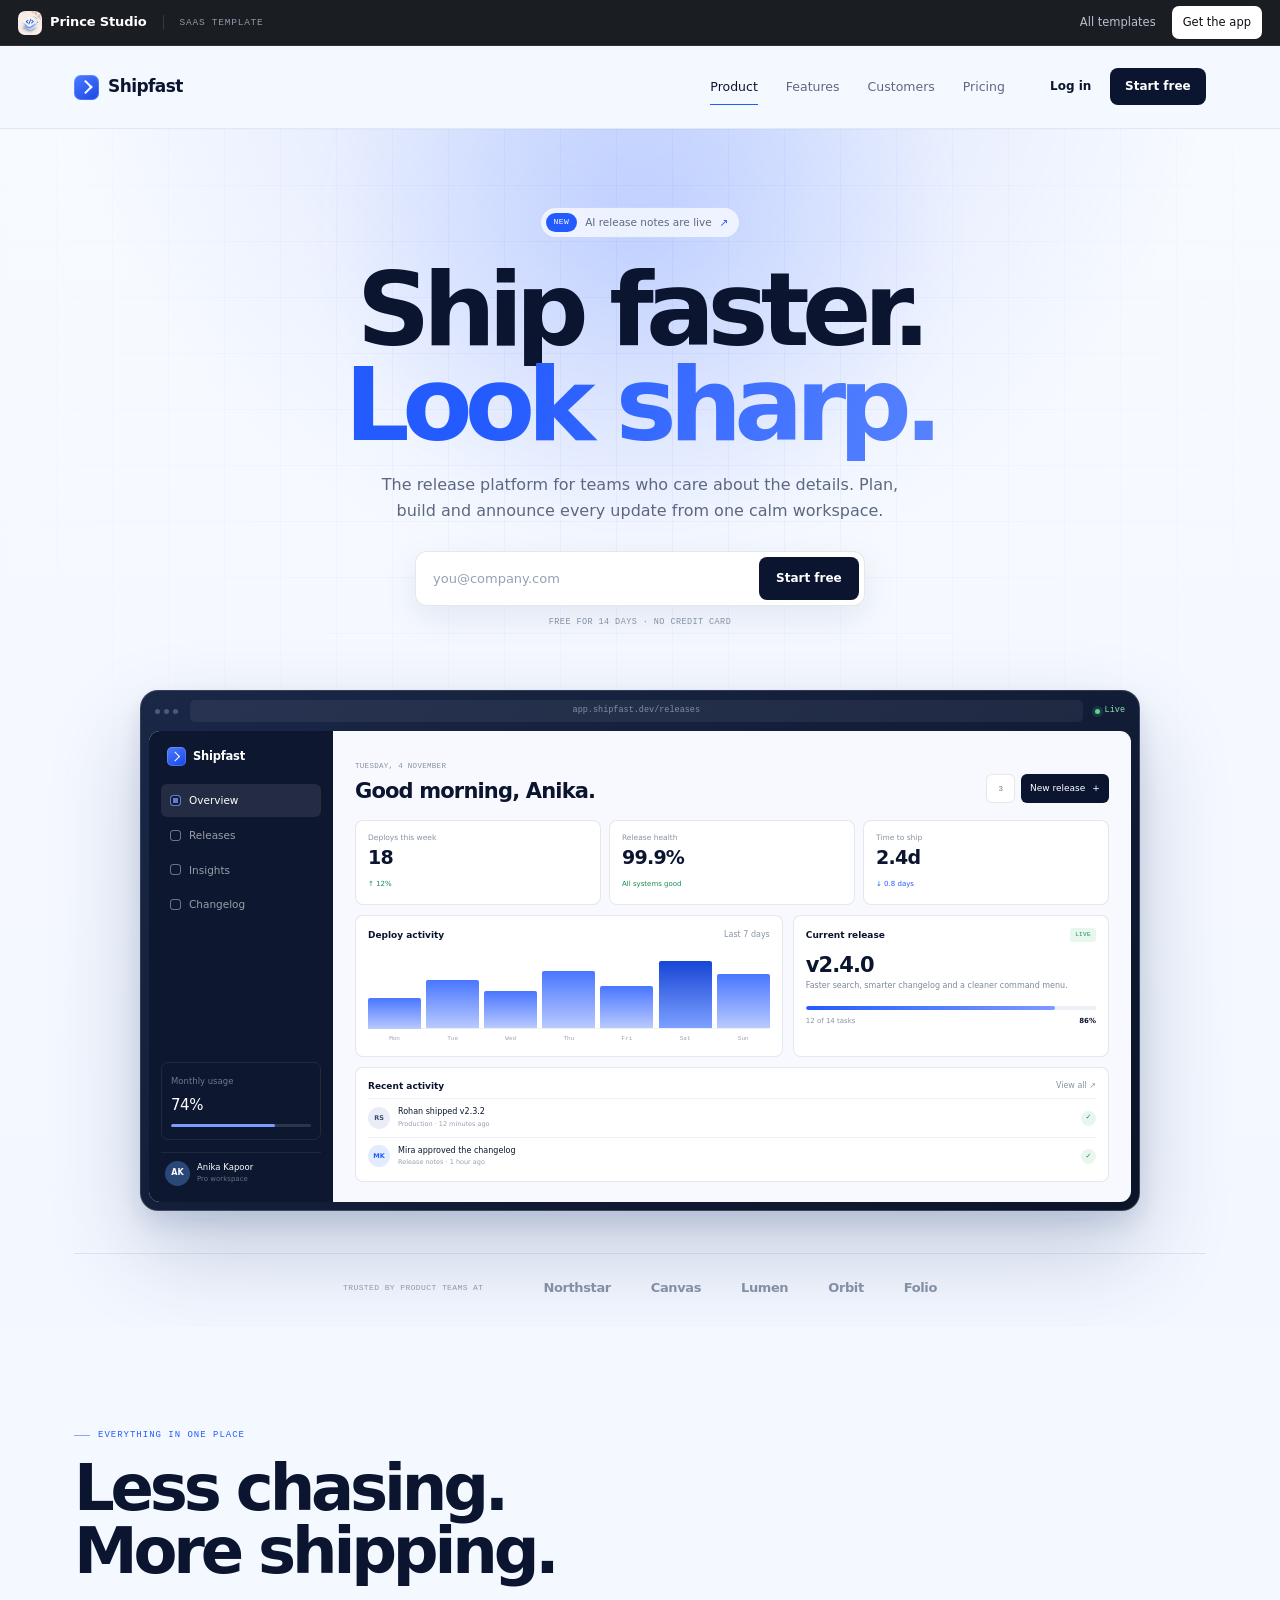
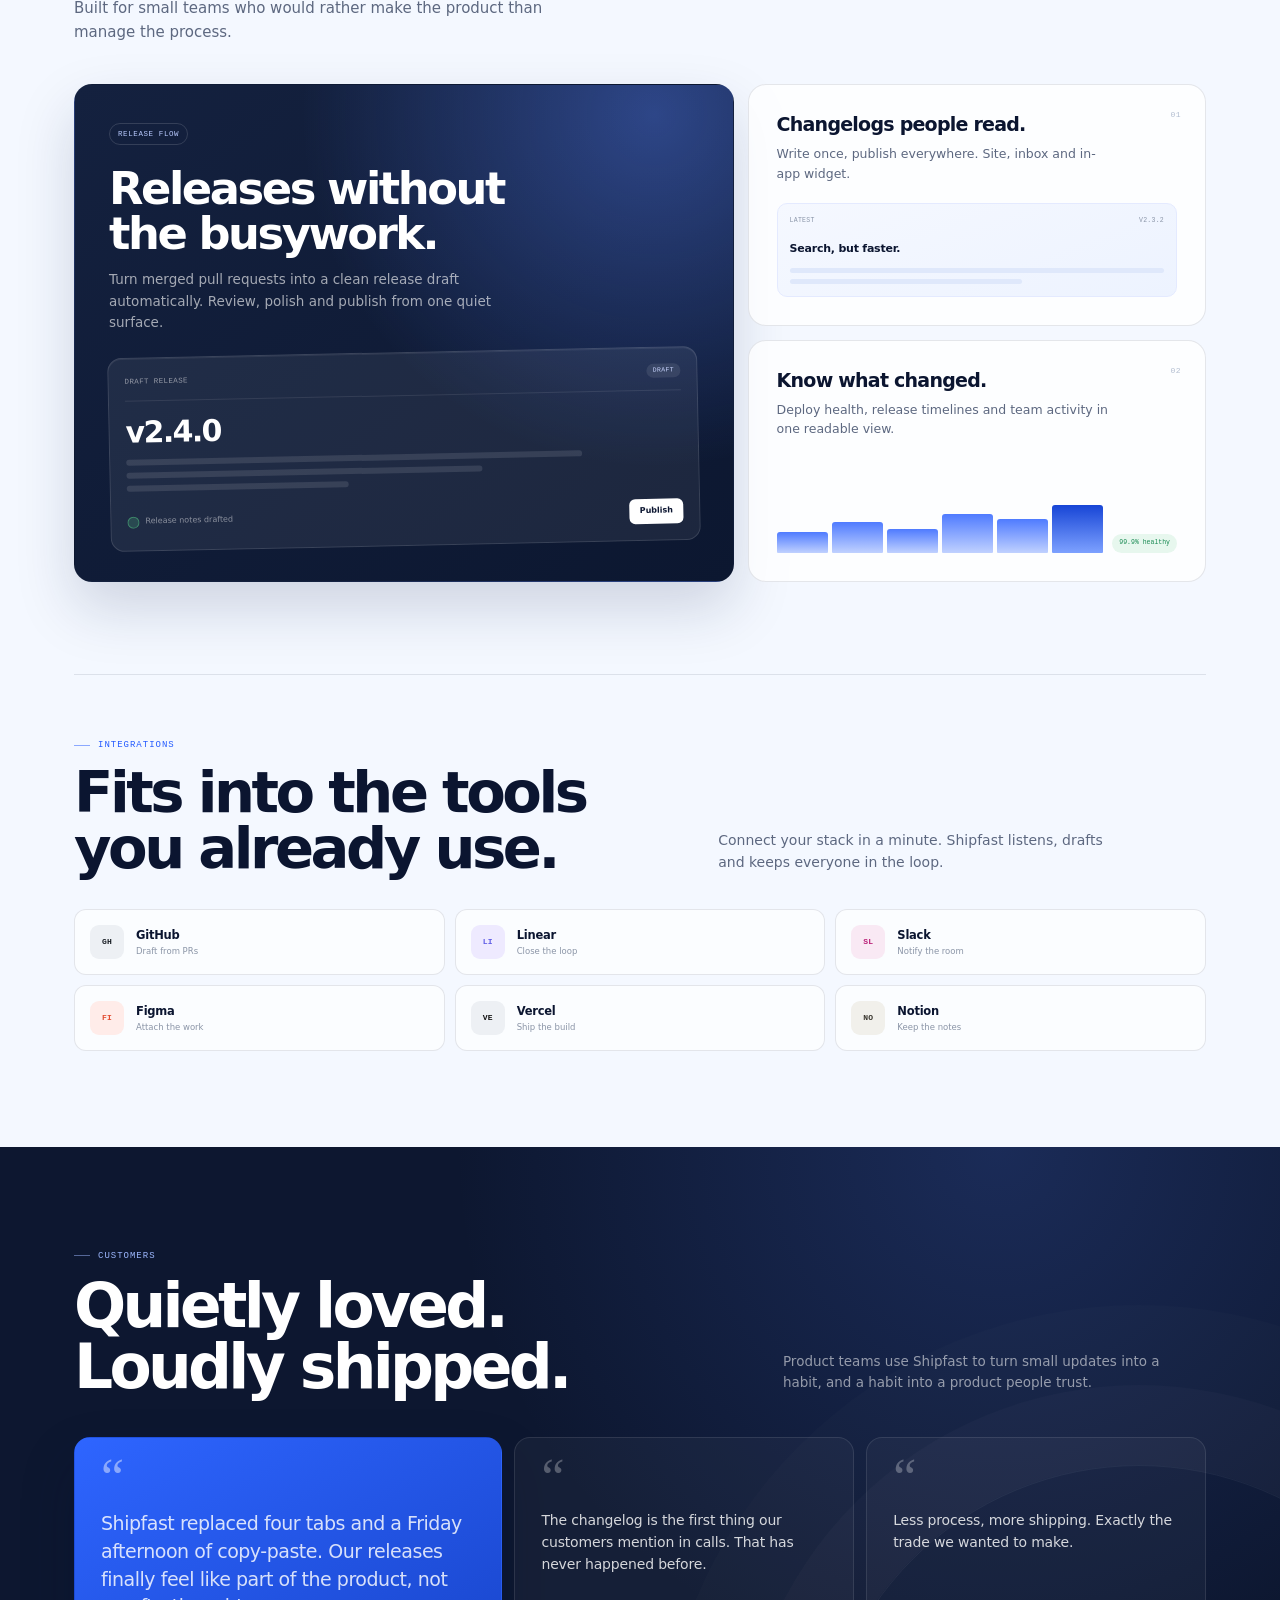
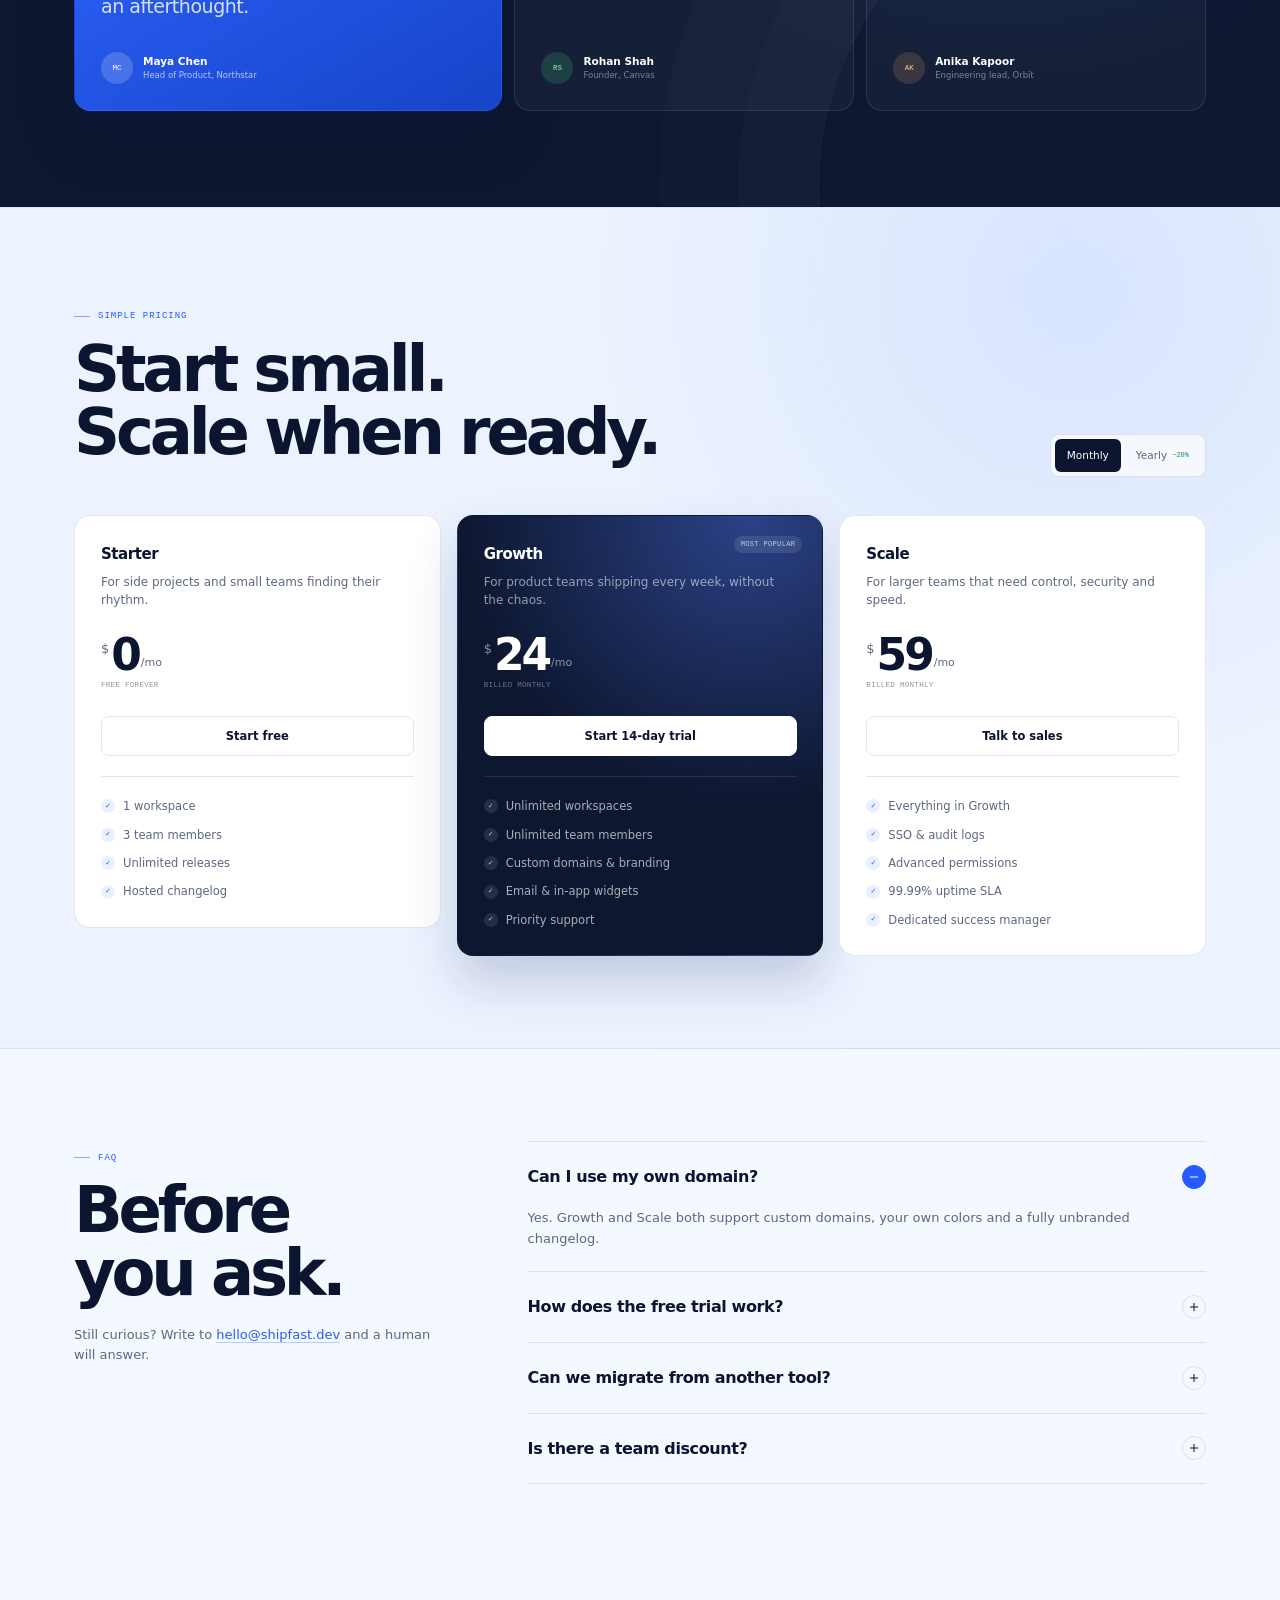
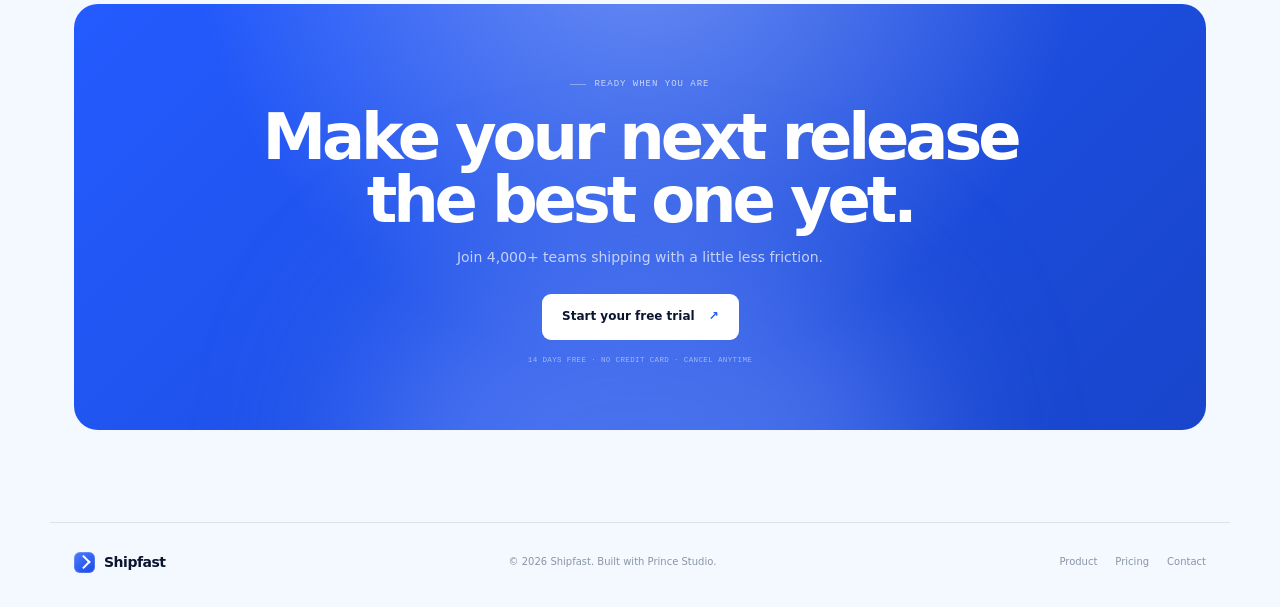
<file: templates/saas/index.html>
<!doctype html>
<html lang="en">
<head>
  <meta charset="utf-8" />
  <meta name="viewport" content="width=device-width, initial-scale=1" />
  <meta name="theme-color" content="#f3f7ff" />
  <title>Shipfast &mdash; SaaS template</title>
  <meta name="description" content="A sharp SaaS landing page template with an interactive dashboard, bento features and pricing." />
  <link rel="icon" href="../../assets/icons/favicon-64.png" />
  <link rel="stylesheet" href="../demo.css" />
  <link rel="stylesheet" href="style.css" />
  <noscript><style>.sa-reveal{opacity:1 !important;transform:none !important}</style></noscript>
</head>
<body>
  <div class="demo-bar">
    <a class="demo-brand" href="../../index.html"><img src="../../assets/icons/nav-icon.png" alt="" width="24" height="24" />Prince Studio</a>
    <span class="demo-label">SaaS template</span>
    <span class="demo-actions">
      <a href="../../index.html#templates">All templates</a>
      <a class="demo-cta" href="../../downloads/Prince%20Studio%20v1.0.1.apk" download>Get the app</a>
    </span>
  </div>

  <div class="sa-scroll-progress" aria-hidden="true"><span></span></div>

  <header class="sa-header">
    <div class="sa-wrap sa-nav">
      <a class="sa-brand" href="#top">
        <span class="sa-mark" aria-hidden="true"><i></i></span>
        Shipfast
      </a>
      <button class="sa-toggle" type="button" aria-expanded="false" aria-controls="sa-menu" aria-label="Toggle navigation">
        <span></span><span></span>
      </button>
      <nav class="sa-links" id="sa-menu" aria-label="Primary">
        <a href="#product">Product</a>
        <a href="#features">Features</a>
        <a href="#customers">Customers</a>
        <a href="#pricing">Pricing</a>
        <span class="sa-nav-cta">
          <a href="#pricing">Log in</a>
          <a class="sa-nav-primary" href="#signup">Start free</a>
        </span>
      </nav>
    </div>
  </header>

  <main id="top">
    <section class="sa-hero">
      <span class="sa-hero-grid" aria-hidden="true"></span>
      <span class="sa-hero-glow" aria-hidden="true"></span>
      <div class="sa-wrap sa-hero-inner">
        <a class="sa-pill" href="#features">
          <span>New</span>
          AI release notes are live
          <i aria-hidden="true">&#8599;</i>
        </a>
        <h1>Ship faster.<br /><span>Look sharp.</span></h1>
        <p>The release platform for teams who care about the details. Plan, build and announce every update from one calm workspace.</p>

        <form class="sa-signup" id="sa-signup" novalidate>
          <label class="sr-only" for="sa-email">Work email</label>
          <input id="sa-email" name="email" type="email" autocomplete="email" placeholder="you@company.com" required />
          <button type="submit">Start free</button>
        </form>
        <p class="sa-signup-note" id="sa-signup-note" role="status" aria-live="polite">Free for 14 days &middot; No credit card</p>

        <div class="sa-window" id="product">
          <div class="sa-window-bar">
            <span class="sa-dots"><i></i><i></i><i></i></span>
            <span class="sa-url">app.shipfast.dev/releases</span>
            <span class="sa-live"><i></i>Live</span>
          </div>
          <div class="sa-app">
            <aside class="sa-side">
              <div class="sa-side-brand"><span class="sa-mark"><i></i></span>Shipfast</div>
              <nav aria-label="Dashboard">
                <span class="is-active"><i></i>Overview</span>
                <span><i></i>Releases</span>
                <span><i></i>Insights</span>
                <span><i></i>Changelog</span>
              </nav>
              <div class="sa-side-usage">
                <span>Monthly usage</span>
                <strong>74%</strong>
                <i><b></b></i>
              </div>
              <div class="sa-side-user"><span>AK</span><div><strong>Anika Kapoor</strong><small>Pro workspace</small></div></div>
            </aside>

            <div class="sa-main">
              <div class="sa-main-head">
                <div>
                  <span>Tuesday, 4 November</span>
                  <h2>Good morning, Anika.</h2>
                </div>
                <div class="sa-main-actions">
                  <button type="button" class="sa-icon-btn" aria-label="Notifications">3</button>
                  <button type="button" class="sa-new-release" data-open-release>New release <b>+</b></button>
                </div>
              </div>

              <div class="sa-metrics">
                <div><span>Deploys this week</span><strong>18</strong><small class="up">&#8593; 12%</small></div>
                <div><span>Release health</span><strong>99.9%</strong><small class="up">All systems good</small></div>
                <div><span>Time to ship</span><strong>2.4d</strong><small class="down">&#8595; 0.8 days</small></div>
              </div>

              <div class="sa-dash-grid">
                <div class="sa-chart">
                  <div class="sa-card-head"><strong>Deploy activity</strong><span>Last 7 days</span></div>
                  <div class="sa-bars" aria-hidden="true">
                    <i style="--h:42%"></i><i style="--h:66%"></i><i style="--h:51%"></i><i style="--h:78%"></i><i style="--h:58%"></i><i style="--h:92%"></i><i style="--h:74%"></i>
                  </div>
                  <div class="sa-chart-labels" aria-hidden="true"><span>Mon</span><span>Tue</span><span>Wed</span><span>Thu</span><span>Fri</span><span>Sat</span><span>Sun</span></div>
                </div>

                <div class="sa-release-card">
                  <div class="sa-card-head"><strong>Current release</strong><span class="sa-tag-live">Live</span></div>
                  <span class="sa-version" id="sa-current-version">v2.4.0</span>
                  <p id="sa-release-copy">Faster search, smarter changelog and a cleaner command menu.</p>
                  <div class="sa-progress"><span id="sa-release-progress"></span></div>
                  <div class="sa-release-meta"><span id="sa-release-meta">12 of 14 tasks</span><strong id="sa-release-percent">86%</strong></div>
                </div>
              </div>

              <div class="sa-activity" id="sa-activity">
                <div class="sa-card-head"><strong>Recent activity</strong><span>View all &#8599;</span></div>
                <div class="sa-activity-row"><span class="sa-avatar">RS</span><div><strong>Rohan shipped v2.3.2</strong><small>Production &middot; 12 minutes ago</small></div><span class="sa-check">&#10003;</span></div>
                <div class="sa-activity-row"><span class="sa-avatar sa-avatar--blue">MK</span><div><strong>Mira approved the changelog</strong><small>Release notes &middot; 1 hour ago</small></div><span class="sa-check">&#10003;</span></div>
              </div>
            </div>
          </div>
        </div>

        <div class="sa-proof">
          <span>Trusted by product teams at</span>
          <div><strong>Northstar</strong><strong>Canvas</strong><strong>Lumen</strong><strong>Orbit</strong><strong>Folio</strong></div>
        </div>
      </div>
    </section>

    <section class="sa-section sa-wrap" id="features">
      <div class="sa-section-head">
        <span class="sa-eyebrow">Everything in one place</span>
        <h2>Less chasing.<br />More shipping.</h2>
        <p>Built for small teams who would rather make the product than manage the process.</p>
      </div>

      <div class="sa-bento">
        <article class="sa-bento-card sa-bento-card--lead" data-spotlight>
          <div class="sa-bento-copy">
            <span class="sa-bento-tag">Release flow</span>
            <h3>Releases without the busywork.</h3>
            <p>Turn merged pull requests into a clean release draft automatically. Review, polish and publish from one quiet surface.</p>
          </div>
          <div class="sa-release-ui" aria-hidden="true">
            <div class="sa-release-ui-bar"><span>Draft release</span><span class="sa-release-pill">Draft</span></div>
            <strong>v2.4.0</strong>
            <div class="sa-release-ui-lines"><i></i><i></i><i></i></div>
            <div class="sa-release-ui-foot">
              <span><i></i> Release notes drafted</span>
              <b>Publish</b>
            </div>
          </div>
        </article>

        <article class="sa-bento-card" data-spotlight>
          <span class="sa-bento-number">01</span>
          <h3>Changelogs people read.</h3>
          <p>Write once, publish everywhere. Site, inbox and in-app widget.</p>
          <div class="sa-changelog-ui" aria-hidden="true">
            <div class="sa-changelog-ui-head"><span>Latest</span><span>v2.3.2</span></div>
            <strong>Search, but faster.</strong>
            <i></i><i></i>
          </div>
        </article>

        <article class="sa-bento-card" data-spotlight>
          <span class="sa-bento-number">02</span>
          <h3>Know what changed.</h3>
          <p>Deploy health, release timelines and team activity in one readable view.</p>
          <div class="sa-insight-ui" aria-hidden="true">
            <div class="sa-insight-bars"><i></i><i></i><i></i><i></i><i></i><i></i></div>
            <span>99.9% healthy</span>
          </div>
        </article>
      </div>
    </section>

    <section class="sa-section sa-wrap sa-integrations" id="integrations">
      <div class="sa-integrations-head">
        <div>
          <span class="sa-eyebrow">Integrations</span>
          <h2>Fits into the tools<br />you already use.</h2>
        </div>
        <p>Connect your stack in a minute. Shipfast listens, drafts and keeps everyone in the loop.</p>
      </div>

      <div class="sa-integration-grid">
        <div class="sa-integration"><span class="sa-int-mark sa-int-mark--gh">GH</span><div><strong>GitHub</strong><small>Draft from PRs</small></div><span class="sa-int-arrow">&#8599;</span></div>
        <div class="sa-integration"><span class="sa-int-mark sa-int-mark--li">LI</span><div><strong>Linear</strong><small>Close the loop</small></div><span class="sa-int-arrow">&#8599;</span></div>
        <div class="sa-integration"><span class="sa-int-mark sa-int-mark--sl">SL</span><div><strong>Slack</strong><small>Notify the room</small></div><span class="sa-int-arrow">&#8599;</span></div>
        <div class="sa-integration"><span class="sa-int-mark sa-int-mark--fi">FI</span><div><strong>Figma</strong><small>Attach the work</small></div><span class="sa-int-arrow">&#8599;</span></div>
        <div class="sa-integration"><span class="sa-int-mark sa-int-mark--ve">VE</span><div><strong>Vercel</strong><small>Ship the build</small></div><span class="sa-int-arrow">&#8599;</span></div>
        <div class="sa-integration"><span class="sa-int-mark sa-int-mark--no">NO</span><div><strong>Notion</strong><small>Keep the notes</small></div><span class="sa-int-arrow">&#8599;</span></div>
      </div>
    </section>

    <section class="sa-customers" id="customers">
      <div class="sa-wrap">
        <div class="sa-customers-head">
          <div>
            <span class="sa-eyebrow">Customers</span>
            <h2>Quietly loved.<br />Loudly shipped.</h2>
          </div>
          <p>Product teams use Shipfast to turn small updates into a habit, and a habit into a product people trust.</p>
        </div>

        <div class="sa-quotes">
          <figure class="sa-quote sa-quote--featured">
            <span class="sa-quote-mark" aria-hidden="true">&ldquo;</span>
            <blockquote>Shipfast replaced four tabs and a Friday afternoon of copy-paste. Our releases finally feel like part of the product, not an afterthought.</blockquote>
            <figcaption><span class="sa-quote-avatar">MC</span><div><strong>Maya Chen</strong><small>Head of Product, Northstar</small></div></figcaption>
          </figure>
          <figure class="sa-quote">
            <span class="sa-quote-mark" aria-hidden="true">&ldquo;</span>
            <blockquote>The changelog is the first thing our customers mention in calls. That has never happened before.</blockquote>
            <figcaption><span class="sa-quote-avatar sa-quote-avatar--green">RS</span><div><strong>Rohan Shah</strong><small>Founder, Canvas</small></div></figcaption>
          </figure>
          <figure class="sa-quote">
            <span class="sa-quote-mark" aria-hidden="true">&ldquo;</span>
            <blockquote>Less process, more shipping. Exactly the trade we wanted to make.</blockquote>
            <figcaption><span class="sa-quote-avatar sa-quote-avatar--orange">AK</span><div><strong>Anika Kapoor</strong><small>Engineering lead, Orbit</small></div></figcaption>
          </figure>
        </div>
      </div>
    </section>

    <section class="sa-section sa-pricing-section" id="pricing">
      <div class="sa-wrap">
        <div class="sa-pricing-head">
          <div>
            <span class="sa-eyebrow">Simple pricing</span>
            <h2>Start small.<br />Scale when ready.</h2>
          </div>
          <div class="sa-billing" role="group" aria-label="Billing period">
            <button class="is-active" type="button" data-billing="monthly" aria-pressed="true">Monthly</button>
            <button type="button" data-billing="yearly" aria-pressed="false">Yearly <span>&minus;20%</span></button>
          </div>
        </div>

        <div class="sa-plans">
          <article class="sa-plan">
            <span class="sa-plan-name">Starter</span>
            <p>For side projects and small teams finding their rhythm.</p>
            <div class="sa-price"><span>$</span><strong data-monthly="0" data-yearly="0">0</strong><span>/mo</span></div>
            <span class="sa-billing-note" data-monthly-note="Free forever" data-yearly-note="Free forever">Free forever</span>
            <a class="sa-plan-btn" href="#signup">Start free</a>
            <ul>
              <li>1 workspace</li>
              <li>3 team members</li>
              <li>Unlimited releases</li>
              <li>Hosted changelog</li>
            </ul>
          </article>

          <article class="sa-plan sa-plan--featured">
            <span class="sa-popular">Most popular</span>
            <span class="sa-plan-name">Growth</span>
            <p>For product teams shipping every week, without the chaos.</p>
            <div class="sa-price"><span>$</span><strong data-monthly="24" data-yearly="19">24</strong><span>/mo</span></div>
            <span class="sa-billing-note" data-monthly-note="Billed monthly" data-yearly-note="Billed annually">Billed monthly</span>
            <a class="sa-plan-btn sa-plan-btn--light" href="#signup">Start 14-day trial</a>
            <ul>
              <li>Unlimited workspaces</li>
              <li>Unlimited team members</li>
              <li>Custom domains &amp; branding</li>
              <li>Email &amp; in-app widgets</li>
              <li>Priority support</li>
            </ul>
          </article>

          <article class="sa-plan">
            <span class="sa-plan-name">Scale</span>
            <p>For larger teams that need control, security and speed.</p>
            <div class="sa-price"><span>$</span><strong data-monthly="59" data-yearly="47">59</strong><span>/mo</span></div>
            <span class="sa-billing-note" data-monthly-note="Billed monthly" data-yearly-note="Billed annually">Billed monthly</span>
            <a class="sa-plan-btn" href="#signup">Talk to sales</a>
            <ul>
              <li>Everything in Growth</li>
              <li>SSO &amp; audit logs</li>
              <li>Advanced permissions</li>
              <li>99.99% uptime SLA</li>
              <li>Dedicated success manager</li>
            </ul>
          </article>
        </div>
      </div>
    </section>

    <section class="sa-section sa-wrap" id="faq">
      <div class="sa-faq-layout">
        <div class="sa-faq-intro">
          <span class="sa-eyebrow">FAQ</span>
          <h2>Before<br />you ask.</h2>
          <p>Still curious? Write to <a href="mailto:hello@shipfast.dev">hello@shipfast.dev</a> and a human will answer.</p>
        </div>

        <div class="sa-faq-list">
          <details class="sa-faq-item" open>
            <summary>Can I use my own domain?<span class="sa-faq-icon" aria-hidden="true"></span></summary>
            <div class="sa-faq-body"><p>Yes. Growth and Scale both support custom domains, your own colors and a fully unbranded changelog.</p></div>
          </details>
          <details class="sa-faq-item">
            <summary>How does the free trial work?<span class="sa-faq-icon" aria-hidden="true"></span></summary>
            <div class="sa-faq-body"><p>Start with every feature for 14 days. No card, no auto-charge. If it is not for you, your workspace simply goes quiet.</p></div>
          </details>
          <details class="sa-faq-item">
            <summary>Can we migrate from another tool?<span class="sa-faq-icon" aria-hidden="true"></span></summary>
            <div class="sa-faq-body"><p>We import Markdown, changelog posts and release notes in one pass. For larger teams, we will help with the first migration.</p></div>
          </details>
          <details class="sa-faq-item">
            <summary>Is there a team discount?<span class="sa-faq-icon" aria-hidden="true"></span></summary>
            <div class="sa-faq-body"><p>Annual billing saves 20% on Growth and Scale. Nonprofits and open-source projects can write to us for a little more room.</p></div>
          </details>
        </div>
      </div>
    </section>

    <section class="sa-signup-section sa-wrap" id="signup">
      <div class="sa-signup-card">
        <span class="sa-signup-glow" aria-hidden="true"></span>
        <span class="sa-eyebrow">Ready when you are</span>
        <h2>Make your next release<br />the best one yet.</h2>
        <p>Join 4,000+ teams shipping with a little less friction.</p>
        <a class="sa-big-btn" href="#top">Start your free trial <span>&#8599;</span></a>
        <span class="sa-signup-small">14 days free &middot; No credit card &middot; Cancel anytime</span>
      </div>
    </section>
  </main>

  <footer class="sa-footer sa-wrap">
    <a class="sa-brand sa-brand--footer" href="#top"><span class="sa-mark" aria-hidden="true"><i></i></span>Shipfast</a>
    <span>&copy; <span data-year>2026</span> Shipfast. Built with Prince Studio.</span>
    <nav aria-label="Footer">
      <a href="#product">Product</a>
      <a href="#pricing">Pricing</a>
      <a href="#signup">Contact</a>
    </nav>
  </footer>

  <dialog class="sa-modal" id="sa-release-modal" aria-labelledby="sa-release-title">
    <div class="sa-modal-top">
      <span class="sa-eyebrow">New release</span>
      <button class="sa-modal-close" type="button" aria-label="Close release composer">Close <span>&#10005;</span></button>
    </div>
    <h2 id="sa-release-title">Ship something.</h2>
    <p>Draft the release, then send it into the world. We will keep the dashboard in sync.</p>
    <form id="sa-release-form">
      <div class="sa-modal-field">
        <label for="sa-new-version">Version</label>
        <input id="sa-new-version" name="version" type="text" value="v2.4.1" pattern="v[0-9]+\.[0-9]+\.[0-9]+" required />
      </div>
      <div class="sa-modal-field">
        <label for="sa-new-notes">What changed?</label>
        <textarea id="sa-new-notes" name="notes" rows="4" required>Faster search, a calmer settings page and a smaller first paint.</textarea>
      </div>
      <button class="sa-modal-submit" type="submit">Publish release <span>&#8599;</span></button>
    </form>
  </dialog>

  <div class="sa-toast" id="sa-toast" role="status" aria-live="polite"></div>

  <script src="script.js" defer></script>
</body>
</html>
</file>
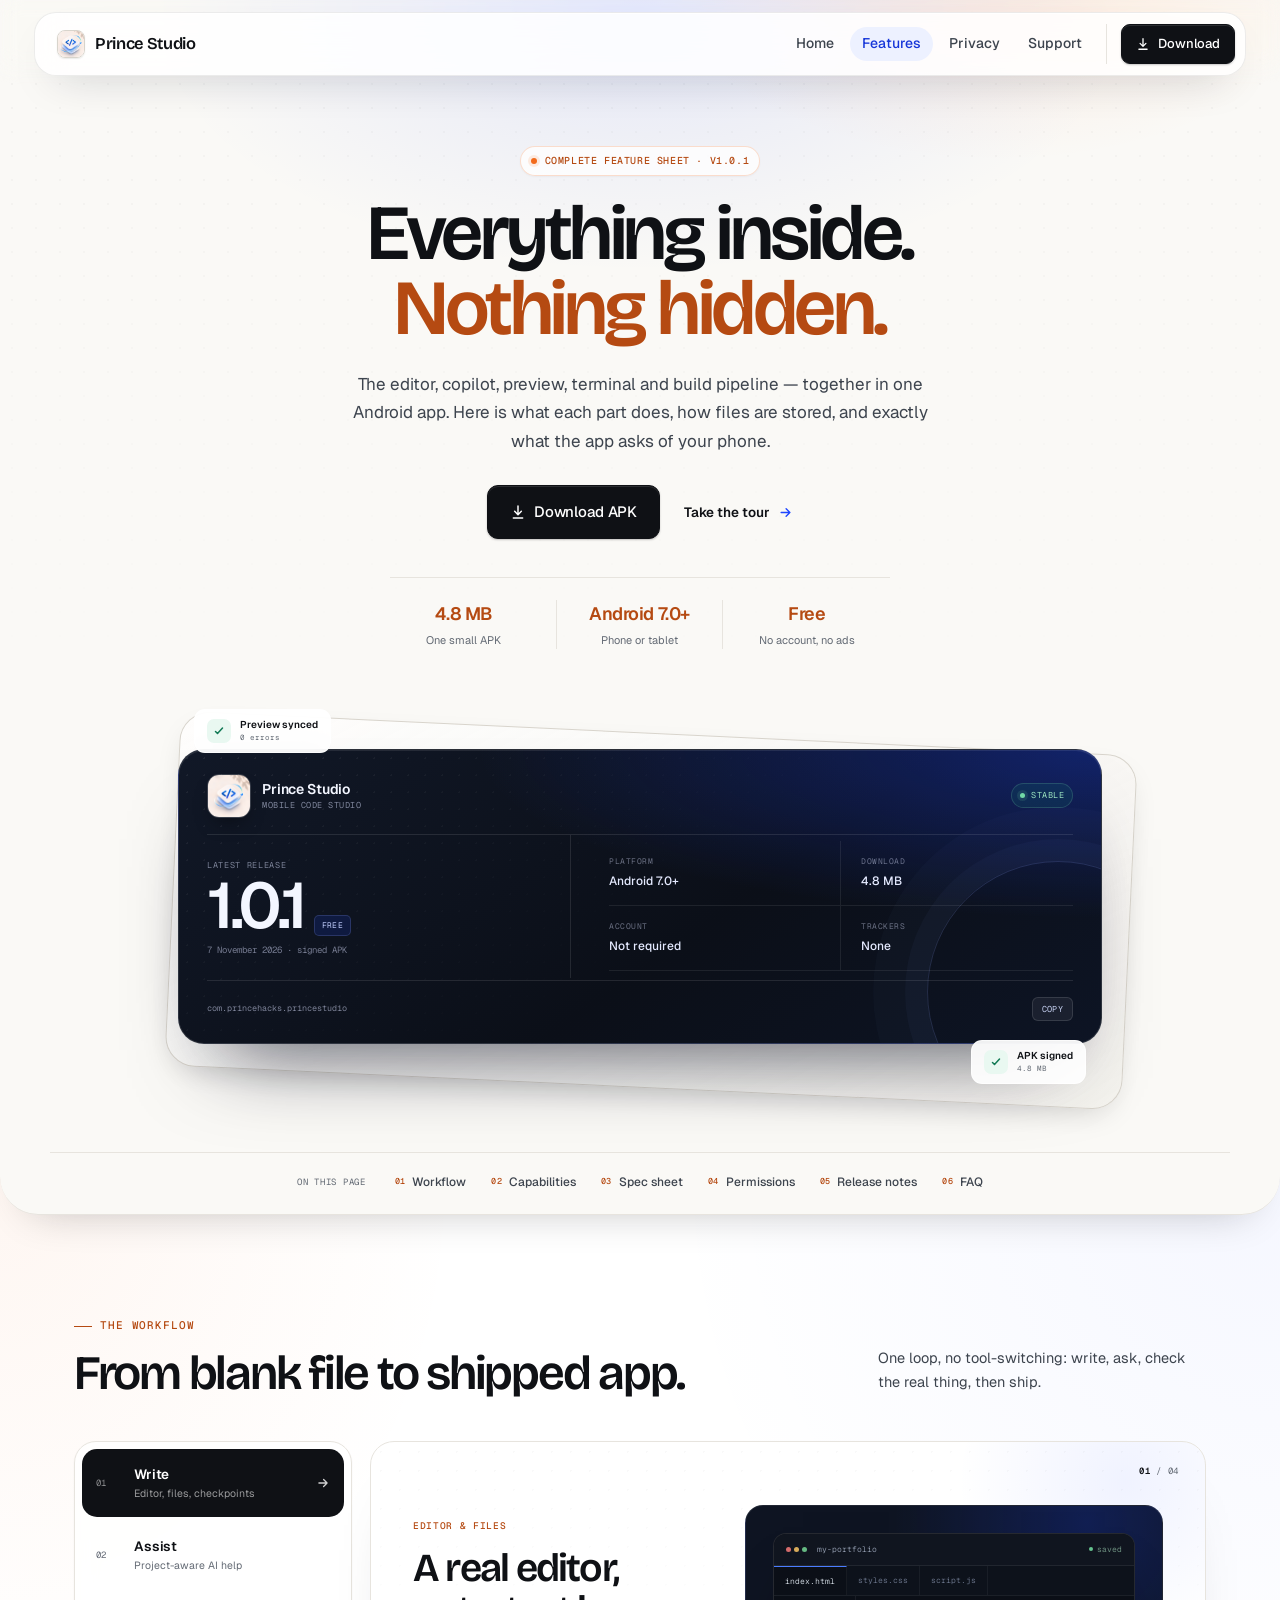
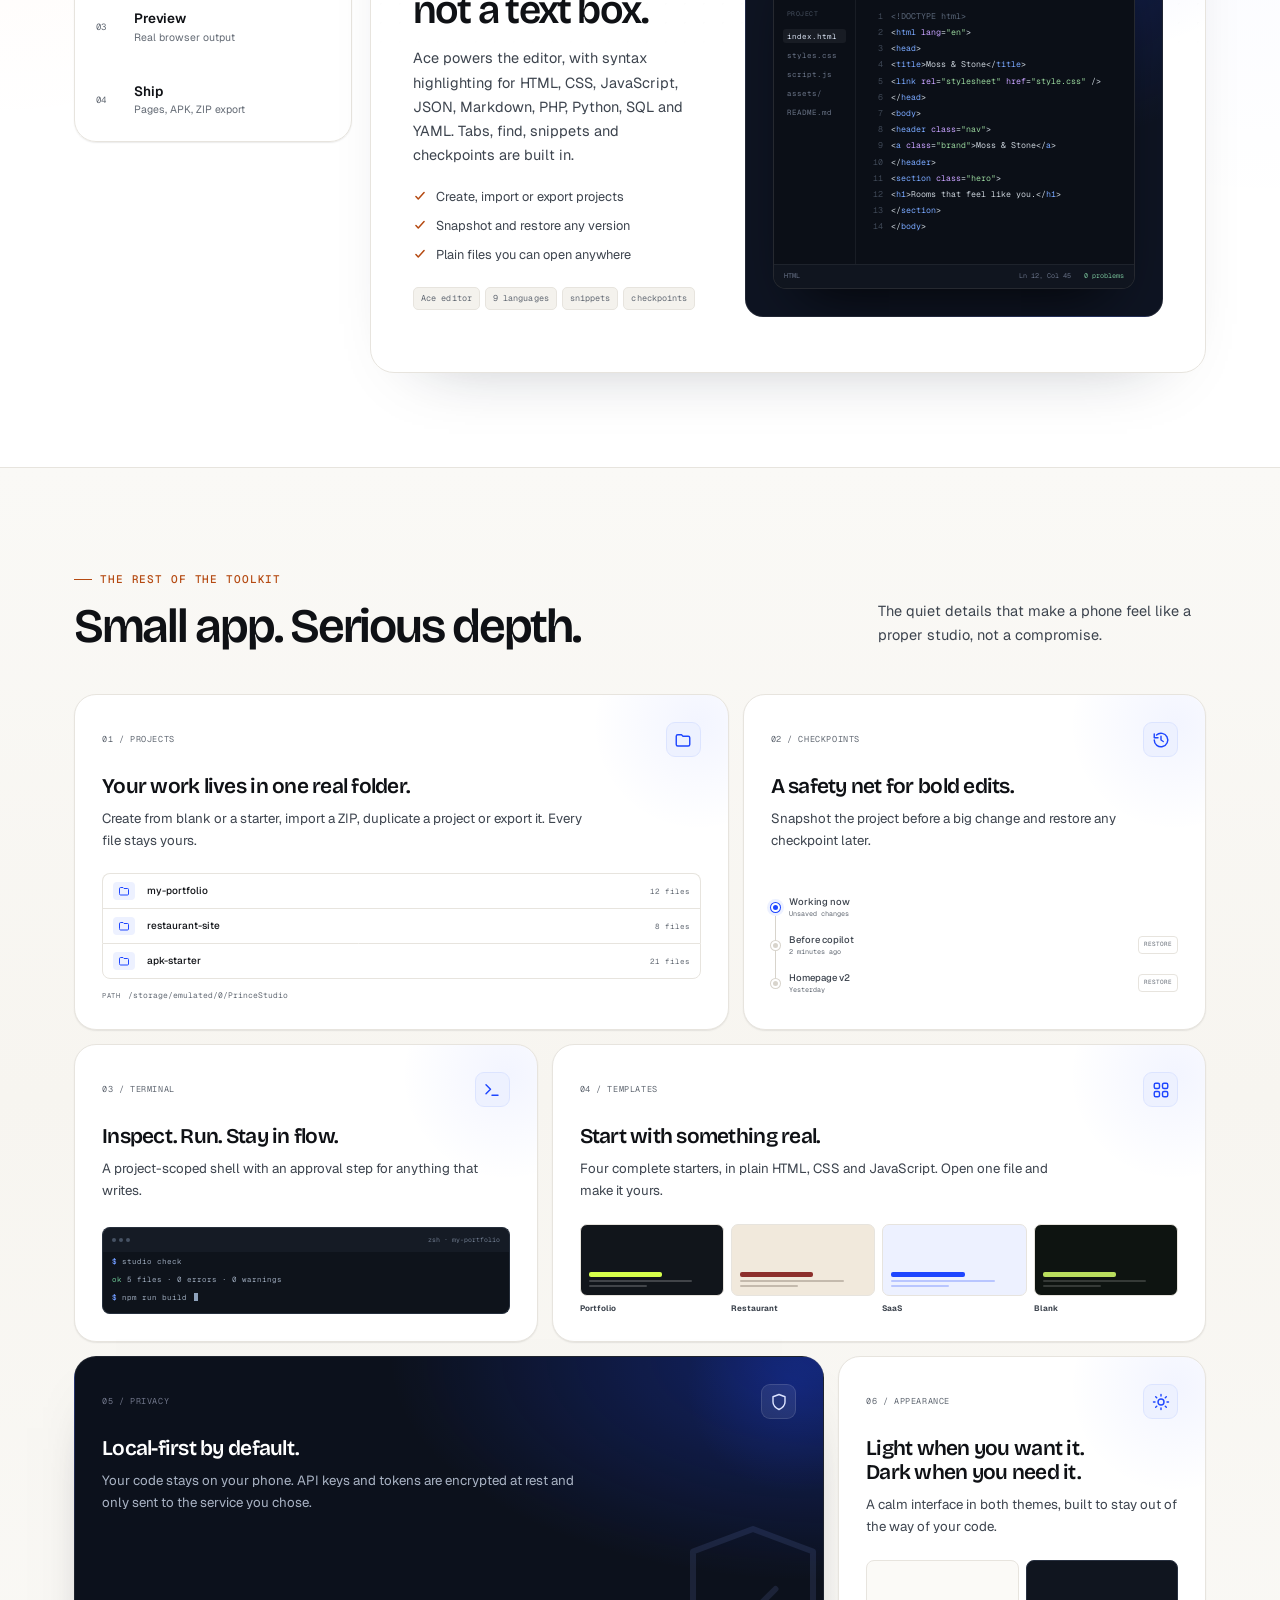
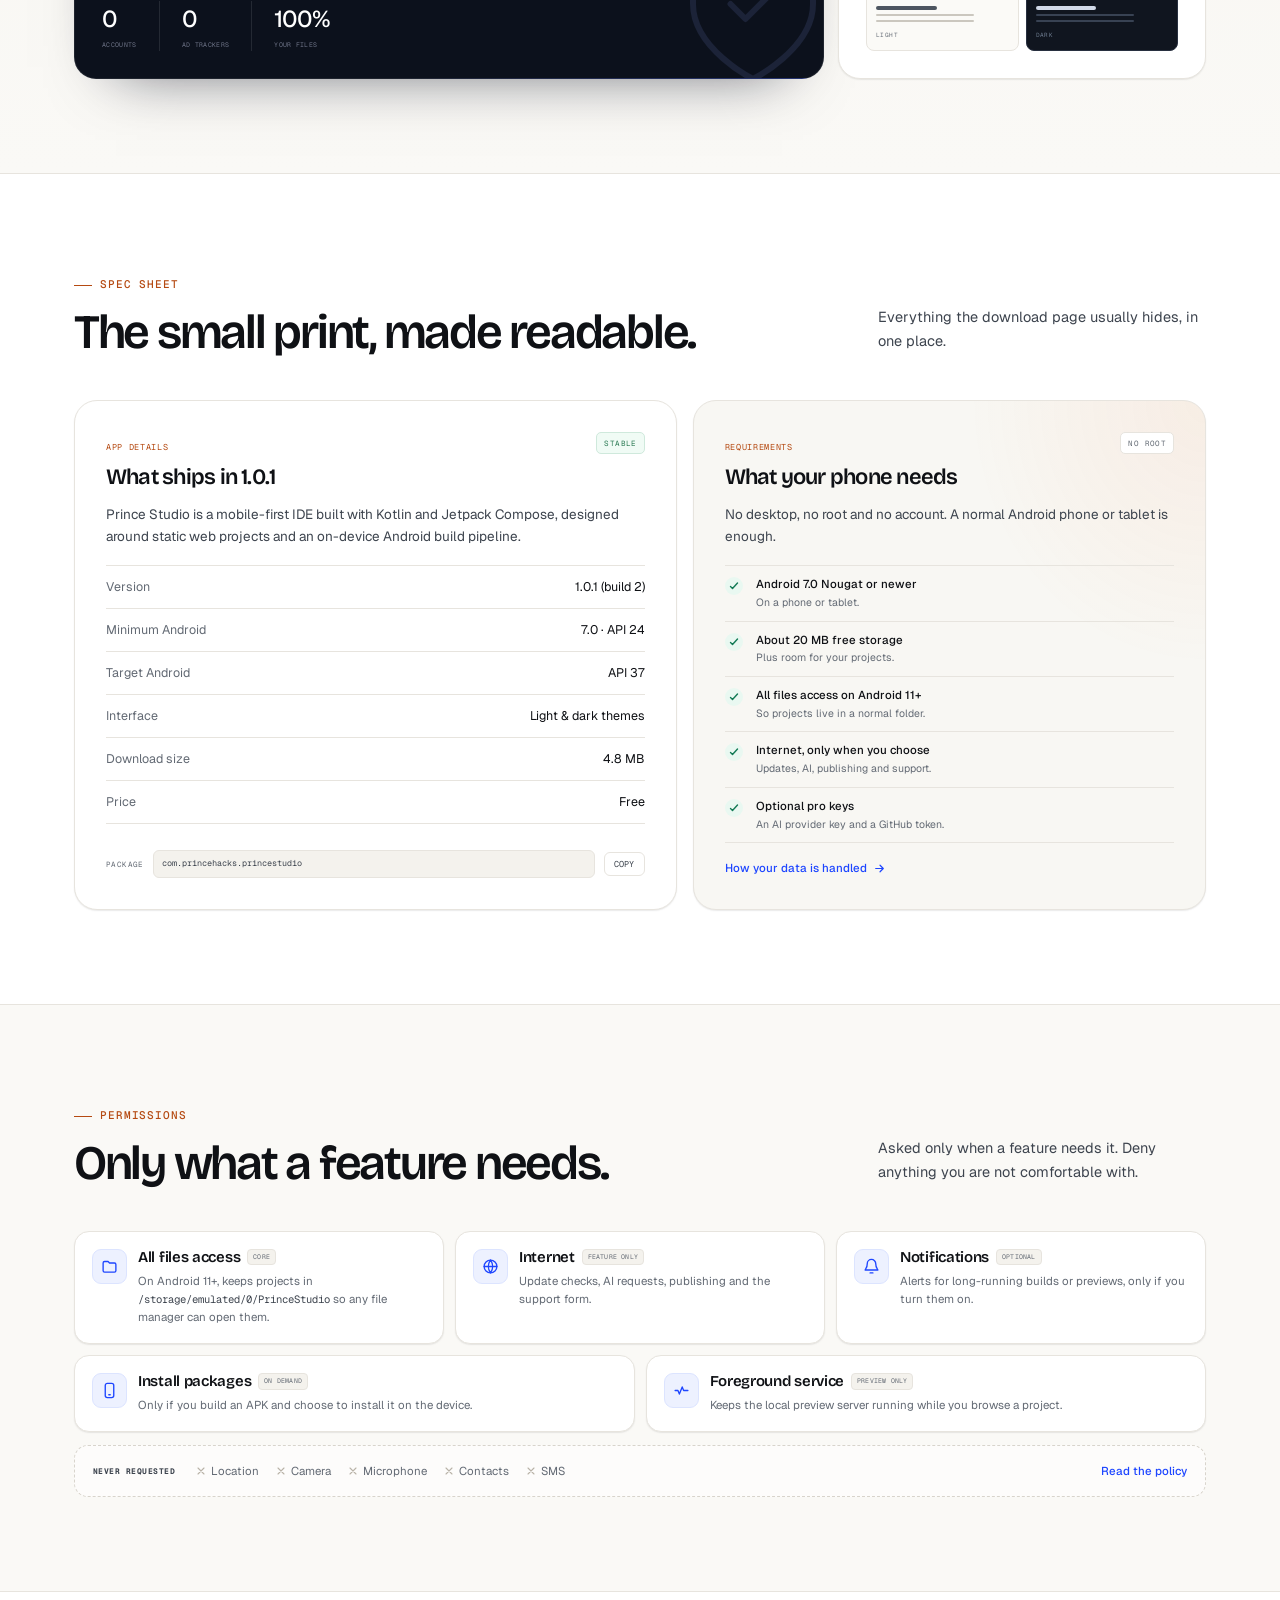
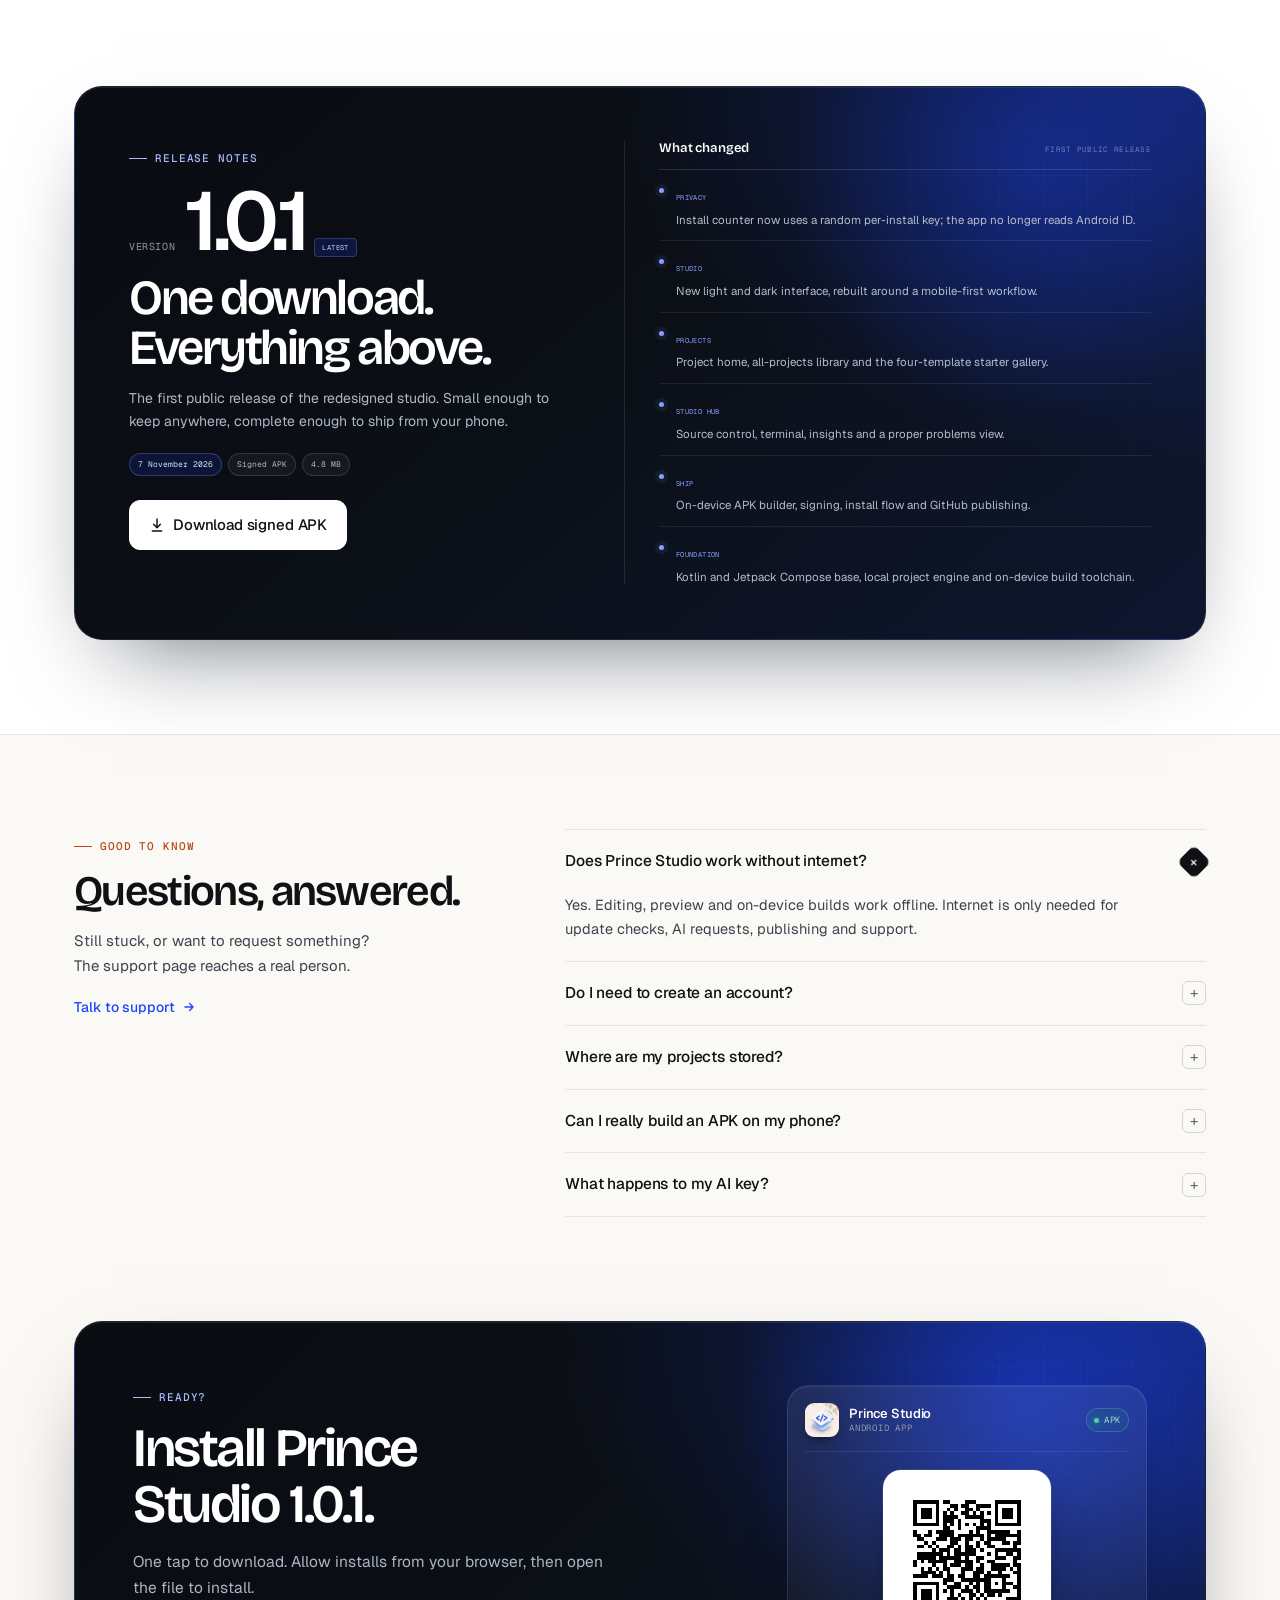
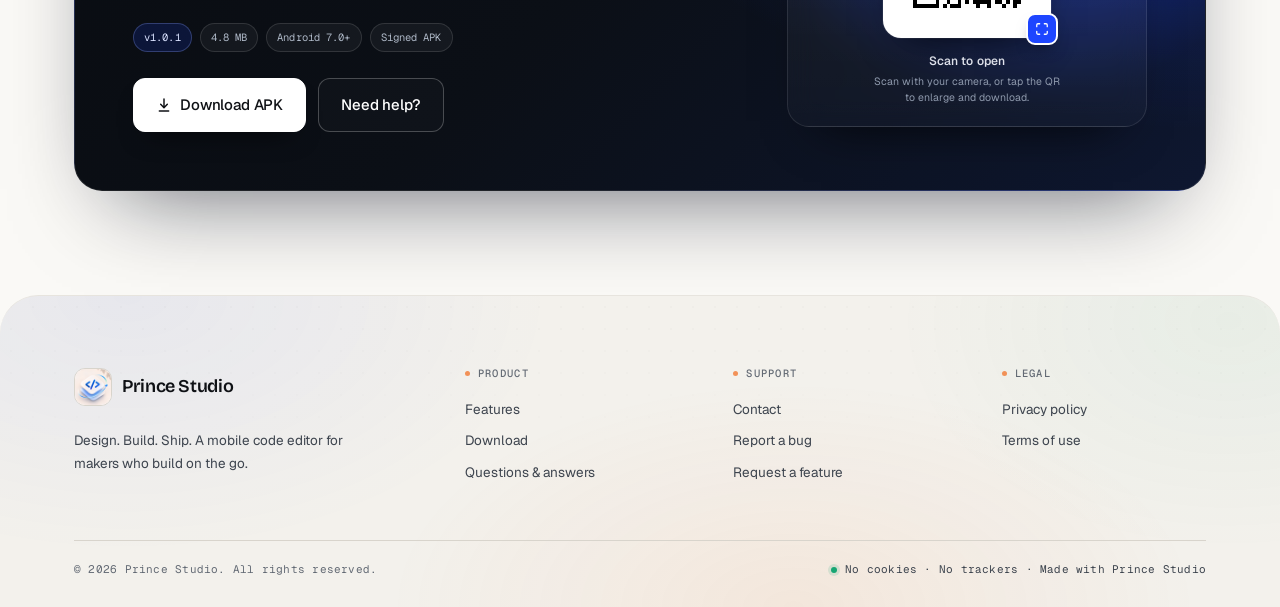
<file: features.html>
<!DOCTYPE html>
<html lang="en">
<head>
  <meta charset="UTF-8" />
  <meta name="viewport" content="width=device-width, initial-scale=1.0" />
  <title>Features &amp; Specs &mdash; Prince Studio</title>
  <meta name="description" content="Explore every part of Prince Studio: the editor, AI copilot, live preview, terminal, checkpoints, publishing, APK builder, storage model, permissions and requirements." />
  <meta name="theme-color" content="#faf9f6" />

  <link rel="canonical" href="https://princestudio.princehacks.online/features.html" />
  <meta property="og:type" content="website" />
  <meta property="og:url" content="https://princestudio.princehacks.online/features.html" />
  <meta property="og:site_name" content="Prince Studio" />
  <meta property="og:title" content="Features &amp; Specs &mdash; Prince Studio" />
  <meta property="og:description" content="Every tool inside Prince Studio, plus the full spec sheet, permissions and release notes." />
  <meta property="og:image" content="https://princestudio.princehacks.online/assets/images/landing-logo.webp" />
  <meta name="twitter:card" content="summary_large_image" />
  <meta name="twitter:title" content="Features &amp; Specs &mdash; Prince Studio" />
  <meta name="twitter:description" content="Every tool inside Prince Studio, plus the full spec sheet, permissions and release notes." />
  <meta name="twitter:image" content="https://princestudio.princehacks.online/assets/images/landing-logo.webp" />

  <link rel="icon" type="image/png" sizes="192x192" href="assets/icons/icon-192.png" />
  <link rel="icon" type="image/png" sizes="64x64" href="assets/icons/favicon-64.png" />
  <link rel="apple-touch-icon" href="assets/icons/apple-touch-icon.png" />
  <link rel="manifest" href="site.webmanifest" />

  <link rel="preconnect" href="https://fonts.googleapis.com" />
  <link rel="preconnect" href="https://fonts.gstatic.com" crossorigin />
  <link href="https://fonts.googleapis.com/css2?family=Bricolage+Grotesque:wght@500;600;700&family=Geist:wght@400;500;600;700&family=Geist+Mono:wght@400;500&display=swap" rel="stylesheet" />

  <link rel="stylesheet" href="css/features.css" />
  <script type="speculationrules">
    {
      "prerender": [{
        "source": "list",
        "urls": ["index.html", "privacy.html", "support.html"],
        "eagerness": "moderate"
      }]
    }
  </script>
  <noscript><style>.reveal{opacity:1;transform:none}.ft-panel[hidden]{display:grid}</style></noscript>
</head>
<body class="features-page">
  <a class="skip" href="#main">Skip to content</a>

  <header class="site-header">
    <div class="wrap nav-inner">
      <a class="brand" href="index.html" aria-label="Prince Studio home">
        <span class="brand-mark"><img src="assets/icons/nav-icon.png" alt="" width="28" height="28" /></span>
        <span>Prince Studio</span>
      </a>

      <button class="nav-toggle" type="button" aria-label="Toggle menu" aria-expanded="false" aria-controls="navLinks">
        <svg width="20" height="20" viewBox="0 0 24 24" fill="none" stroke="currentColor" stroke-width="2" stroke-linecap="round"><path d="M4 7h16M4 12h16M4 17h16"/></svg>
      </button>

      <nav class="nav-links" id="navLinks" aria-label="Primary">
        <a href="index.html">Home</a>
        <a href="features.html" aria-current="page">Features</a>
        <a href="privacy.html">Privacy</a>
        <a href="support.html">Support</a>
        <span class="nav-cta">
          <a class="btn btn--primary btn--sm" href="downloads/Prince%20Studio%20v1.0.1.apk" download>
            <svg width="14" height="14" viewBox="0 0 24 24" fill="none" stroke="currentColor" stroke-width="2.2" stroke-linecap="round" stroke-linejoin="round"><path d="M12 3v12M7 11l5 5 5-5M5 21h14"/></svg>
            Download
          </a>
        </span>
      </nav>
    </div>
  </header>

  <main id="main">
    <section class="ft-hero">
      <div class="wrap ft-hero-grid">
        <div class="ft-hero-copy reveal">
          <span class="ft-kicker"><i aria-hidden="true"></i> Complete feature sheet &middot; v1.0.1</span>
          <h1>Everything inside.<br /><span class="accent">Nothing hidden.</span></h1>
          <p class="lead">
            The editor, copilot, preview, terminal and build pipeline &mdash; together in one Android app.
            Here is what each part does, how files are stored, and exactly what the app asks of your phone.
          </p>
          <div class="ft-hero-actions">
            <a class="btn btn--primary btn--lg" href="downloads/Prince%20Studio%20v1.0.1.apk" download>
              <svg width="16" height="16" viewBox="0 0 24 24" fill="none" stroke="currentColor" stroke-width="2.2" stroke-linecap="round" stroke-linejoin="round"><path d="M12 3v12M7 11l5 5 5-5M5 21h14"/></svg>
              Download APK
            </a>
            <a class="ft-textlink" href="#tour">
              Take the tour
              <svg width="15" height="15" viewBox="0 0 24 24" fill="none" stroke="currentColor" stroke-width="2.2" stroke-linecap="round" stroke-linejoin="round" aria-hidden="true"><path d="M5 12h14M13 6l6 6-6 6"/></svg>
            </a>
          </div>
          <div class="ft-hero-facts" aria-label="Quick facts">
            <div><strong>4.8 MB</strong><span>One small APK</span></div>
            <div><strong>Android 7.0+</strong><span>Phone or tablet</span></div>
            <div><strong>Free</strong><span>No account, no ads</span></div>
          </div>
        </div>

        <div class="ft-hero-stage reveal">
          <aside class="ft-passport" aria-label="Prince Studio release summary">
            <div class="ft-passport-top">
              <span class="ft-passport-app">
                <img src="assets/icons/icon-192.png" alt="" width="44" height="44" />
                <span><strong>Prince Studio</strong><small>Mobile code studio</small></span>
              </span>
              <span class="ft-passport-status"><i aria-hidden="true"></i> Stable</span>
            </div>
            <div class="ft-passport-release">
              <span>Latest release</span>
              <div><strong>1.0.1</strong><em>Free</em></div>
              <small>7 November 2026 &middot; signed APK</small>
            </div>
            <div class="ft-passport-grid">
              <div><span>Platform</span><strong>Android 7.0+</strong></div>
              <div><span>Download</span><strong>4.8 MB</strong></div>
              <div><span>Account</span><strong>Not required</strong></div>
              <div><span>Trackers</span><strong>None</strong></div>
            </div>
            <div class="ft-passport-foot">
              <code>com.princehacks.princestudio</code>
              <button class="ft-copy" type="button" data-copy="com.princehacks.princestudio" aria-label="Copy package name">Copy</button>
            </div>
          </aside>

          <div class="ft-stage-float ft-stage-float--a" aria-hidden="true">
            <span class="ft-float-check"><svg width="12" height="12" viewBox="0 0 24 24" fill="none" stroke="currentColor" stroke-width="3" stroke-linecap="round" stroke-linejoin="round"><path d="m5 13 4 4L19 6"/></svg></span>
            <span><strong>Preview synced</strong><small>0 errors</small></span>
          </div>
          <div class="ft-stage-float ft-stage-float--b" aria-hidden="true">
            <span class="ft-float-check"><svg width="12" height="12" viewBox="0 0 24 24" fill="none" stroke="currentColor" stroke-width="3" stroke-linecap="round" stroke-linejoin="round"><path d="m5 13 4 4L19 6"/></svg></span>
            <span><strong>APK signed</strong><small>4.8 MB</small></span>
          </div>
        </div>
      </div>

      <nav class="wrap ft-jump" aria-label="On this page">
        <span class="ft-jump-label">On this page</span>
        <a href="#tour"><span>01</span> Workflow</a>
        <a href="#capabilities"><span>02</span> Capabilities</a>
        <a href="#specs"><span>03</span> Spec sheet</a>
        <a href="#permissions"><span>04</span> Permissions</a>
        <a href="#release"><span>05</span> Release notes</a>
        <a href="#faq"><span>06</span> FAQ</a>
      </nav>
    </section>

    <section class="ft-section ft-tour-section" id="tour">
      <div class="wrap">
        <div class="ft-head ft-head--split reveal">
          <div>
            <span class="eyebrow">The workflow</span>
            <h2>From blank file to shipped app.</h2>
          </div>
          <p class="ft-head-note">One loop, no tool-switching: write, ask, check the real thing, then ship.</p>
        </div>

        <div class="ft-tour" data-ft-tour>
          <div class="ft-tour-rail" role="tablist" aria-label="Studio workflow">
            <button class="ft-step is-active" type="button" role="tab" id="ft-tab-write" aria-controls="ft-panel-write" aria-selected="true" data-ft-step="0">
              <span class="ft-step-no">01</span>
              <span class="ft-step-copy"><strong>Write</strong><small>Editor, files, checkpoints</small></span>
              <svg class="ft-step-arrow" width="14" height="14" viewBox="0 0 24 24" fill="none" stroke="currentColor" stroke-width="2.2" stroke-linecap="round" stroke-linejoin="round" aria-hidden="true"><path d="M5 12h14M13 6l6 6-6 6"/></svg>
            </button>
            <button class="ft-step" type="button" role="tab" id="ft-tab-assist" aria-controls="ft-panel-assist" aria-selected="false" tabindex="-1" data-ft-step="1">
              <span class="ft-step-no">02</span>
              <span class="ft-step-copy"><strong>Assist</strong><small>Project-aware AI help</small></span>
              <svg class="ft-step-arrow" width="14" height="14" viewBox="0 0 24 24" fill="none" stroke="currentColor" stroke-width="2.2" stroke-linecap="round" stroke-linejoin="round" aria-hidden="true"><path d="M5 12h14M13 6l6 6-6 6"/></svg>
            </button>
            <button class="ft-step" type="button" role="tab" id="ft-tab-preview" aria-controls="ft-panel-preview" aria-selected="false" tabindex="-1" data-ft-step="2">
              <span class="ft-step-no">03</span>
              <span class="ft-step-copy"><strong>Preview</strong><small>Real browser output</small></span>
              <svg class="ft-step-arrow" width="14" height="14" viewBox="0 0 24 24" fill="none" stroke="currentColor" stroke-width="2.2" stroke-linecap="round" stroke-linejoin="round" aria-hidden="true"><path d="M5 12h14M13 6l6 6-6 6"/></svg>
            </button>
            <button class="ft-step" type="button" role="tab" id="ft-tab-ship" aria-controls="ft-panel-ship" aria-selected="false" tabindex="-1" data-ft-step="3">
              <span class="ft-step-no">04</span>
              <span class="ft-step-copy"><strong>Ship</strong><small>Pages, APK, ZIP export</small></span>
              <svg class="ft-step-arrow" width="14" height="14" viewBox="0 0 24 24" fill="none" stroke="currentColor" stroke-width="2.2" stroke-linecap="round" stroke-linejoin="round" aria-hidden="true"><path d="M5 12h14M13 6l6 6-6 6"/></svg>
            </button>
          </div>

          <div class="ft-tour-stage">
            <span class="ft-stage-count" aria-hidden="true"><b data-ft-index>01</b> / 04</span>

            <article class="ft-panel is-active" id="ft-panel-write" role="tabpanel" aria-labelledby="ft-tab-write" data-ft-panel="0" tabindex="0">
              <div class="ft-panel-copy">
                <span class="ft-panel-kicker">Editor &amp; files</span>
                <h3>A real editor,<br />not a text box.</h3>
                <p>
                  Ace powers the editor, with syntax highlighting for HTML, CSS, JavaScript,
                  JSON, Markdown, PHP, Python, SQL and YAML. Tabs, find, snippets and checkpoints
                  are built in.
                </p>
                <ul class="ft-checks">
                  <li><svg width="14" height="14" viewBox="0 0 24 24" fill="none" stroke="currentColor" stroke-width="2.6" stroke-linecap="round" stroke-linejoin="round" aria-hidden="true"><path d="m5 13 4 4L19 6"/></svg> Create, import or export projects</li>
                  <li><svg width="14" height="14" viewBox="0 0 24 24" fill="none" stroke="currentColor" stroke-width="2.6" stroke-linecap="round" stroke-linejoin="round" aria-hidden="true"><path d="m5 13 4 4L19 6"/></svg> Snapshot and restore any version</li>
                  <li><svg width="14" height="14" viewBox="0 0 24 24" fill="none" stroke="currentColor" stroke-width="2.6" stroke-linecap="round" stroke-linejoin="round" aria-hidden="true"><path d="m5 13 4 4L19 6"/></svg> Plain files you can open anywhere</li>
                </ul>
                <div class="ft-tags"><span>Ace editor</span><span>9 languages</span><span>snippets</span><span>checkpoints</span></div>
              </div>
              <div class="ft-visual ft-visual--code" aria-hidden="true">
                <div class="ft-code-window">
                  <div class="ft-code-top">
                    <span class="ft-window-dots"><i></i><i></i><i></i></span>
                    <span>my-portfolio</span>
                    <span class="ft-saved"><i></i> saved</span>
                  </div>
                  <div class="ft-code-tabs"><span class="is-active">index.html</span><span>styles.css</span><span>script.js</span></div>
                  <div class="ft-code-main">
                    <div class="ft-code-tree">
                      <span class="ft-tree-head">PROJECT</span>
                      <span class="is-active">index.html</span>
                      <span>styles.css</span>
                      <span>script.js</span>
                      <span>assets/</span>
                      <span>README.md</span>
                    </div>
                    <div class="ft-code-pane">
                      <div class="ft-code-line"><span class="ft-ln">1</span><span class="ft-c-muted">&lt;!DOCTYPE html&gt;</span></div>
                      <div class="ft-code-line"><span class="ft-ln">2</span><span>&lt;<span class="ft-c-key">html</span> <span class="ft-c-attr">lang</span>=<span class="ft-c-str">"en"</span>&gt;</span></div>
                      <div class="ft-code-line"><span class="ft-ln">3</span><span>  &lt;<span class="ft-c-key">head</span>&gt;</span></div>
                      <div class="ft-code-line"><span class="ft-ln">4</span><span>    &lt;<span class="ft-c-key">title</span>&gt;Moss &amp; Stone&lt;/<span class="ft-c-key">title</span>&gt;</span></div>
                      <div class="ft-code-line"><span class="ft-ln">5</span><span>    &lt;<span class="ft-c-key">link</span> <span class="ft-c-attr">rel</span>=<span class="ft-c-str">"stylesheet"</span> <span class="ft-c-attr">href</span>=<span class="ft-c-str">"style.css"</span> /&gt;</span></div>
                      <div class="ft-code-line"><span class="ft-ln">6</span><span>  &lt;/<span class="ft-c-key">head</span>&gt;</span></div>
                      <div class="ft-code-line"><span class="ft-ln">7</span><span>  &lt;<span class="ft-c-key">body</span>&gt;</span></div>
                      <div class="ft-code-line"><span class="ft-ln">8</span><span>    &lt;<span class="ft-c-key">header</span> <span class="ft-c-attr">class</span>=<span class="ft-c-str">"nav"</span>&gt;</span></div>
                      <div class="ft-code-line"><span class="ft-ln">9</span><span>      &lt;<span class="ft-c-key">a</span> <span class="ft-c-attr">class</span>=<span class="ft-c-str">"brand"</span>&gt;Moss &amp; Stone&lt;/<span class="ft-c-key">a</span>&gt;</span></div>
                      <div class="ft-code-line"><span class="ft-ln">10</span><span>    &lt;/<span class="ft-c-key">header</span>&gt;</span></div>
                      <div class="ft-code-line"><span class="ft-ln">11</span><span>    &lt;<span class="ft-c-key">section</span> <span class="ft-c-attr">class</span>=<span class="ft-c-str">"hero"</span>&gt;</span></div>
                      <div class="ft-code-line"><span class="ft-ln">12</span><span>      &lt;<span class="ft-c-key">h1</span>&gt;Rooms that feel like you.&lt;/<span class="ft-c-key">h1</span>&gt;</span></div>
                      <div class="ft-code-line"><span class="ft-ln">13</span><span>    &lt;/<span class="ft-c-key">section</span>&gt;</span></div>
                      <div class="ft-code-line"><span class="ft-ln">14</span><span>  &lt;/<span class="ft-c-key">body</span>&gt;</span></div>
                    </div>
                  </div>
                  <div class="ft-code-foot"><span>HTML</span><span>Ln 12, Col 45</span><span class="ft-code-ok">0 problems</span></div>
                </div>
              </div>
            </article>

            <article class="ft-panel" id="ft-panel-assist" role="tabpanel" aria-labelledby="ft-tab-assist" data-ft-panel="1" tabindex="0" hidden>
              <div class="ft-panel-copy">
                <span class="ft-panel-kicker">AI copilot</span>
                <h3>AI that can see<br />the whole project.</h3>
                <p>
                  Connect your own provider and key. Copilot reads the relevant files, edits
                  code, runs checks and shows its work before anything risky happens.
                </p>
                <ul class="ft-checks">
                  <li><svg width="14" height="14" viewBox="0 0 24 24" fill="none" stroke="currentColor" stroke-width="2.6" stroke-linecap="round" stroke-linejoin="round" aria-hidden="true"><path d="m5 13 4 4L19 6"/></svg> OpenRouter, Gemini, Groq or any OpenAI-compatible API</li>
                  <li><svg width="14" height="14" viewBox="0 0 24 24" fill="none" stroke="currentColor" stroke-width="2.6" stroke-linecap="round" stroke-linejoin="round" aria-hidden="true"><path d="m5 13 4 4L19 6"/></svg> Diffs and approval before files are changed</li>
                  <li><svg width="14" height="14" viewBox="0 0 24 24" fill="none" stroke="currentColor" stroke-width="2.6" stroke-linecap="round" stroke-linejoin="round" aria-hidden="true"><path d="m5 13 4 4L19 6"/></svg> Your key stays encrypted on the device</li>
                </ul>
                <div class="ft-tags"><span>your own key</span><span>OpenRouter</span><span>Gemini</span><span>Groq</span></div>
              </div>
              <div class="ft-visual ft-visual--chat" aria-hidden="true">
                <div class="ft-chat">
                  <div class="ft-chat-top">
                    <span class="ft-chat-avatar"><svg width="16" height="16" viewBox="0 0 24 24" fill="none" aria-hidden="true"><path fill="currentColor" d="M10.3 3.1c.5 4.35 2.48 6.33 6.83 6.83-4.35.5-6.33 2.48-6.83 6.83-.5-4.35-2.48-6.33-6.83-6.83 4.35-.5 6.33-2.48 6.83-6.83Z"/><path fill="currentColor" opacity=".86" d="M18 13.6c.28 2.4 1.36 3.48 3.76 3.76-2.4.28-3.48 1.36-3.76 3.76-.28-2.4-1.36-3.48-3.76-3.76 2.4-.28 3.48-1.36 3.76-3.76Z"/></svg></span>
                    <span><strong>Copilot</strong><small>my-portfolio &middot; 12 files</small></span>
                    <span class="ft-provider">OpenRouter</span>
                  </div>
                  <div class="ft-chat-thread">
                    <div class="ft-bubble ft-bubble--user">Add a private dining section below the menu.</div>
                    <div class="ft-bubble ft-bubble--ai">I found the right spot in <strong>index.html</strong>. Here is the section and the styles it needs.</div>
                    <div class="ft-diff">
                      <div class="ft-diff-top"><span>index.html</span><span>+18 &minus;2</span></div>
                      <div class="ft-diff-row ft-diff-row--del">- &lt;!-- events --&gt;</div>
                      <div class="ft-diff-row ft-diff-row--add">+ &lt;section class="private-events"&gt;</div>
                      <div class="ft-diff-row ft-diff-row--add">+ &nbsp;&nbsp;&lt;h2&gt;The whole room, yours.&lt;/h2&gt;</div>
                      <div class="ft-diff-row ft-diff-row--add">+ &lt;/section&gt;</div>
                    </div>
                    <div class="ft-approval"><svg width="12" height="12" viewBox="0 0 24 24" fill="none" stroke="currentColor" stroke-width="2.6" stroke-linecap="round" stroke-linejoin="round"><path d="m5 13 4 4L19 6"/></svg> Change ready <span>Review diff</span></div>
                  </div>
                  <div class="ft-chat-input">Ask Copilot or type a command...<span class="ft-send"><svg width="12" height="12" viewBox="0 0 24 24" fill="none" stroke="currentColor" stroke-width="2.4" stroke-linecap="round" stroke-linejoin="round"><path d="M12 19V5M6 11l6-6 6 6"/></svg></span></div>
                </div>
              </div>
            </article>

            <article class="ft-panel" id="ft-panel-preview" role="tabpanel" aria-labelledby="ft-tab-preview" data-ft-panel="2" tabindex="0" hidden>
              <div class="ft-panel-copy">
                <span class="ft-panel-kicker">Live preview</span>
                <h3>See the real thing<br />while you type.</h3>
                <p>
                  Preview runs in a real WebView and is served from your project folder. Refresh
                  on demand, test links and browse offline without leaving the studio.
                </p>
                <ul class="ft-checks">
                  <li><svg width="14" height="14" viewBox="0 0 24 24" fill="none" stroke="currentColor" stroke-width="2.6" stroke-linecap="round" stroke-linejoin="round" aria-hidden="true"><path d="m5 13 4 4L19 6"/></svg> Real browser rendering, not an approximation</li>
                  <li><svg width="14" height="14" viewBox="0 0 24 24" fill="none" stroke="currentColor" stroke-width="2.6" stroke-linecap="round" stroke-linejoin="round" aria-hidden="true"><path d="m5 13 4 4L19 6"/></svg> Local server stays on your device</li>
                  <li><svg width="14" height="14" viewBox="0 0 24 24" fill="none" stroke="currentColor" stroke-width="2.6" stroke-linecap="round" stroke-linejoin="round" aria-hidden="true"><path d="m5 13 4 4L19 6"/></svg> Works without internet once the app is installed</li>
                </ul>
                <div class="ft-tags"><span>WebView</span><span>localhost:8080</span><span>offline</span></div>
              </div>
              <div class="ft-visual ft-visual--preview" aria-hidden="true">
                <div class="ft-preview-art">
                  <div class="ft-browser-pill"><span class="ft-live-dot"></span> preview &middot; localhost:8080 <span class="ft-refresh"><svg width="11" height="11" viewBox="0 0 24 24" fill="none" stroke="currentColor" stroke-width="2.2" stroke-linecap="round" stroke-linejoin="round"><path d="M20 11a8 8 0 1 0 2 5.3"/><path d="M20 4v7h-7"/></svg></span></div>
                  <div class="ft-phone">
                    <span class="ft-phone-notch"></span>
                    <div class="ft-phone-screen">
                      <div class="ft-mini-nav"><span>Moss &amp; Stone</span><span>Menu</span></div>
                      <div class="ft-mini-hero">
                        <span class="ft-mini-eyebrow">Interior studio</span>
                        <div class="ft-mini-title">Rooms that<br /><em>feel like you.</em></div>
                        <p>Warm spaces, considered details.</p>
                        <span class="ft-mini-btn">View spaces</span>
                      </div>
                      <div class="ft-mini-cards"><i></i><i></i></div>
                    </div>
                  </div>
                  <span class="ft-preview-chip">Sync on save</span>
                </div>
              </div>
            </article>

            <article class="ft-panel" id="ft-panel-ship" role="tabpanel" aria-labelledby="ft-tab-ship" data-ft-panel="3" tabindex="0" hidden>
              <div class="ft-panel-copy">
                <span class="ft-panel-kicker">Build &amp; publish</span>
                <h3>Preview, publish,<br />package.</h3>
                <p>
                  Send a website to GitHub Pages, or compile and sign an APK on the device.
                  Prefer another tool? Export the whole project as a clean ZIP.
                </p>
                <ul class="ft-checks">
                  <li><svg width="14" height="14" viewBox="0 0 24 24" fill="none" stroke="currentColor" stroke-width="2.6" stroke-linecap="round" stroke-linejoin="round" aria-hidden="true"><path d="m5 13 4 4L19 6"/></svg> One-tap publishing to GitHub Pages</li>
                  <li><svg width="14" height="14" viewBox="0 0 24 24" fill="none" stroke="currentColor" stroke-width="2.6" stroke-linecap="round" stroke-linejoin="round" aria-hidden="true"><path d="m5 13 4 4L19 6"/></svg> On-device APK build, signing and install</li>
                  <li><svg width="14" height="14" viewBox="0 0 24 24" fill="none" stroke="currentColor" stroke-width="2.6" stroke-linecap="round" stroke-linejoin="round" aria-hidden="true"><path d="m5 13 4 4L19 6"/></svg> ZIP export that opens in Android Studio</li>
                </ul>
                <div class="ft-tags"><span>GitHub Pages</span><span>APK</span><span>ZIP export</span></div>
              </div>
              <div class="ft-visual ft-visual--ship" aria-hidden="true">
                <div class="ft-build">
                  <div class="ft-build-top">
                    <span class="ft-build-icon"><svg width="14" height="14" viewBox="0 0 24 24" fill="none" stroke="currentColor" stroke-width="2.8" stroke-linecap="round" stroke-linejoin="round"><path d="m5 13 4 4L19 6"/></svg></span>
                    <span><strong>Release complete</strong><small>v1.0.1 &middot; release signed</small></span>
                    <b>100%</b>
                  </div>
                  <div class="ft-build-progress"><i></i></div>
                  <div class="ft-build-rows">
                    <div class="ft-build-row"><span class="ft-build-check"><svg width="10" height="10" viewBox="0 0 24 24" fill="none" stroke="currentColor" stroke-width="3" stroke-linecap="round" stroke-linejoin="round"><path d="m5 13 4 4L19 6"/></svg></span><strong>Website published</strong><span>princehacks.github.io</span></div>
                    <div class="ft-build-row"><span class="ft-build-check"><svg width="10" height="10" viewBox="0 0 24 24" fill="none" stroke="currentColor" stroke-width="3" stroke-linecap="round" stroke-linejoin="round"><path d="m5 13 4 4L19 6"/></svg></span><strong>Android APK signed</strong><span>app-release.apk</span></div>
                    <div class="ft-build-row"><span class="ft-build-check"><svg width="10" height="10" viewBox="0 0 24 24" fill="none" stroke="currentColor" stroke-width="3" stroke-linecap="round" stroke-linejoin="round"><path d="m5 13 4 4L19 6"/></svg></span><strong>Project exported</strong><span>my-site.zip</span></div>
                  </div>
                  <div class="ft-build-foot"><span><i></i> No cloud queue</span><span>Ready to install</span></div>
                </div>
              </div>
            </article>
          </div>
        </div>
      </div>
    </section>

    <section class="ft-section ft-bento-section" id="capabilities">
      <div class="wrap">
        <div class="ft-head ft-head--split reveal">
          <div>
            <span class="eyebrow">The rest of the toolkit</span>
            <h2>Small app. Serious depth.</h2>
          </div>
          <p class="ft-head-note">The quiet details that make a phone feel like a proper studio, not a compromise.</p>
        </div>

        <div class="ft-bento">
          <article class="ft-bento-card ft-bento-card--7 reveal">
            <div class="ft-bento-head">
              <span class="ft-bento-icon"><svg width="18" height="18" viewBox="0 0 24 24" fill="none" stroke="currentColor" stroke-width="1.9" stroke-linecap="round" stroke-linejoin="round"><path d="M3 7a2 2 0 0 1 2-2h5l2 2h7a2 2 0 0 1 2 2v9a2 2 0 0 1-2 2H5a2 2 0 0 1-2-2Z"/></svg></span>
              <span class="ft-bento-label">01 / Projects</span>
            </div>
            <h3>Your work lives in one real folder.</h3>
            <p>Create from blank or a starter, import a ZIP, duplicate a project or export it. Every file stays yours.</p>
            <div class="ft-file-stack">
              <div class="ft-file-row"><span class="ft-file-folder"><svg width="12" height="12" viewBox="0 0 24 24" fill="none" stroke="currentColor" stroke-width="2" stroke-linecap="round" stroke-linejoin="round"><path d="M3 7a2 2 0 0 1 2-2h5l2 2h7a2 2 0 0 1 2 2v9a2 2 0 0 1-2 2H5a2 2 0 0 1-2-2Z"/></svg></span><strong>my-portfolio</strong><span>12 files</span></div>
              <div class="ft-file-row"><span class="ft-file-folder"><svg width="12" height="12" viewBox="0 0 24 24" fill="none" stroke="currentColor" stroke-width="2" stroke-linecap="round" stroke-linejoin="round"><path d="M3 7a2 2 0 0 1 2-2h5l2 2h7a2 2 0 0 1 2 2v9a2 2 0 0 1-2 2H5a2 2 0 0 1-2-2Z"/></svg></span><strong>restaurant-site</strong><span>8 files</span></div>
              <div class="ft-file-row"><span class="ft-file-folder"><svg width="12" height="12" viewBox="0 0 24 24" fill="none" stroke="currentColor" stroke-width="2" stroke-linecap="round" stroke-linejoin="round"><path d="M3 7a2 2 0 0 1 2-2h5l2 2h7a2 2 0 0 1 2 2v9a2 2 0 0 1-2 2H5a2 2 0 0 1-2-2Z"/></svg></span><strong>apk-starter</strong><span>21 files</span></div>
              <div class="ft-path"><span>PATH</span><code>/storage/emulated/0/PrinceStudio</code></div>
            </div>
          </article>

          <article class="ft-bento-card ft-bento-card--5 reveal">
            <div class="ft-bento-head">
              <span class="ft-bento-icon"><svg width="18" height="18" viewBox="0 0 24 24" fill="none" stroke="currentColor" stroke-width="1.9" stroke-linecap="round" stroke-linejoin="round"><path d="M3 12a9 9 0 1 0 3-6.7"/><path d="M3 4v5h5"/><path d="M12 7v5l3 2"/></svg></span>
              <span class="ft-bento-label">02 / Checkpoints</span>
            </div>
            <h3>A safety net for bold edits.</h3>
            <p>Snapshot the project before a big change and restore any checkpoint later.</p>
            <div class="ft-checkpoints">
              <div class="is-current"><i></i><span><strong>Working now</strong><small>Unsaved changes</small></span></div>
              <div><i></i><span><strong>Before copilot</strong><small>2 minutes ago</small></span><span class="ft-check-restore">Restore</span></div>
              <div><i></i><span><strong>Homepage v2</strong><small>Yesterday</small></span><span class="ft-check-restore">Restore</span></div>
            </div>
          </article>

          <article class="ft-bento-card ft-bento-card--5 reveal">
            <div class="ft-bento-head">
              <span class="ft-bento-icon"><svg width="18" height="18" viewBox="0 0 24 24" fill="none" stroke="currentColor" stroke-width="1.9" stroke-linecap="round" stroke-linejoin="round"><path d="m4 17 6-6-6-6"/><path d="M12 19h8"/></svg></span>
              <span class="ft-bento-label">03 / Terminal</span>
            </div>
            <h3>Inspect. Run. Stay in flow.</h3>
            <p>A project-scoped shell with an approval step for anything that writes.</p>
            <div class="ft-terminal">
              <div class="ft-terminal-top"><span><i></i><i></i><i></i></span><small>zsh &middot; my-portfolio</small></div>
              <div class="ft-terminal-line"><b>$</b> studio check</div>
              <div class="ft-terminal-line"><span class="ft-terminal-ok">ok</span> 5 files &middot; 0 errors &middot; 0 warnings</div>
              <div class="ft-terminal-line"><b>$</b> npm run build <span class="ft-caret"></span></div>
            </div>
          </article>

          <article class="ft-bento-card ft-bento-card--7 reveal">
            <div class="ft-bento-head">
              <span class="ft-bento-icon"><svg width="18" height="18" viewBox="0 0 24 24" fill="none" stroke="currentColor" stroke-width="1.9" stroke-linecap="round" stroke-linejoin="round"><rect x="3" y="3" width="7" height="7" rx="2"/><rect x="14" y="3" width="7" height="7" rx="2"/><rect x="3" y="14" width="7" height="7" rx="2"/><rect x="14" y="14" width="7" height="7" rx="2"/></svg></span>
              <span class="ft-bento-label">04 / Templates</span>
            </div>
            <h3>Start with something real.</h3>
            <p>Four complete starters, in plain HTML, CSS and JavaScript. Open one file and make it yours.</p>
            <div class="ft-mini-templates">
              <a class="ft-mini-template ft-mini-template--portfolio" href="templates/portfolio/index.html">
                <span class="ft-mini-canvas"><i></i><i></i><i></i></span>
                <strong>Portfolio</strong>
              </a>
              <a class="ft-mini-template ft-mini-template--restaurant" href="templates/restaurant/index.html">
                <span class="ft-mini-canvas"><i></i><i></i><i></i></span>
                <strong>Restaurant</strong>
              </a>
              <a class="ft-mini-template ft-mini-template--saas" href="templates/saas/index.html">
                <span class="ft-mini-canvas"><i></i><i></i><i></i></span>
                <strong>SaaS</strong>
              </a>
              <a class="ft-mini-template ft-mini-template--blank" href="templates/blank/index.html">
                <span class="ft-mini-canvas"><i></i><i></i><i></i></span>
                <strong>Blank</strong>
              </a>
            </div>
          </article>

          <article class="ft-bento-card ft-bento-card--8 ft-bento-card--dark reveal">
            <span class="ft-shield" aria-hidden="true"><svg width="180" height="180" viewBox="0 0 24 24" fill="none" stroke="currentColor" stroke-width="0.8" stroke-linecap="round" stroke-linejoin="round"><path d="M12 22s8-4 8-10V5l-8-3-8 3v7c0 6 8 10 8 10Z"/><path d="m9 12 2 2 4-4"/></svg></span>
            <div class="ft-bento-head">
              <span class="ft-bento-icon"><svg width="18" height="18" viewBox="0 0 24 24" fill="none" stroke="currentColor" stroke-width="1.9" stroke-linecap="round" stroke-linejoin="round"><path d="M12 22s8-4 8-10V5l-8-3-8 3v7c0 6 8 10 8 10Z"/></svg></span>
              <span class="ft-bento-label">05 / Privacy</span>
            </div>
            <h3>Local-first by default.</h3>
            <p>Your code stays on your phone. API keys and tokens are encrypted at rest and only sent to the service you chose.</p>
            <div class="ft-privacy-stats">
              <div><strong>0</strong><span>accounts</span></div>
              <div><strong>0</strong><span>ad trackers</span></div>
              <div><strong>100%</strong><span>your files</span></div>
            </div>
          </article>

          <article class="ft-bento-card ft-bento-card--4 reveal">
            <div class="ft-bento-head">
              <span class="ft-bento-icon"><svg width="18" height="18" viewBox="0 0 24 24" fill="none" stroke="currentColor" stroke-width="1.9" stroke-linecap="round" stroke-linejoin="round"><circle cx="12" cy="12" r="4"/><path d="M12 2v2M12 20v2M4.9 4.9l1.4 1.4M17.7 17.7l1.4 1.4M2 12h2M20 12h2M4.9 19.1l1.4-1.4M17.7 6.3l1.4-1.4"/></svg></span>
              <span class="ft-bento-label">06 / Appearance</span>
            </div>
            <h3>Light when you want it. Dark when you need it.</h3>
            <p>A calm interface in both themes, built to stay out of the way of your code.</p>
            <div class="ft-theme-swatch" aria-hidden="true">
              <span class="ft-theme-light"><i></i><i></i><i></i><em>Light</em></span>
              <span class="ft-theme-dark"><i></i><i></i><i></i><em>Dark</em></span>
            </div>
          </article>
        </div>
      </div>
    </section>

    <section class="ft-section ft-specs-section" id="specs">
      <div class="wrap">
        <div class="ft-head ft-head--split reveal">
          <div>
            <span class="eyebrow">Spec sheet</span>
            <h2>The small print, made readable.</h2>
          </div>
          <p class="ft-head-note">Everything the download page usually hides, in one place.</p>
        </div>

        <div class="ft-spec-grid">
          <article class="ft-spec-card reveal">
            <div class="ft-spec-head">
              <div>
                <span class="ft-mini-label">App details</span>
                <h3>What ships in 1.0.1</h3>
              </div>
              <span class="ft-status-pill">Stable</span>
            </div>
            <p>Prince Studio is a mobile-first IDE built with Kotlin and Jetpack Compose, designed around static web projects and an on-device Android build pipeline.</p>
            <ul class="ft-detail-list">
              <li><span>Version</span><span>1.0.1 (build 2)</span></li>
              <li><span>Minimum Android</span><span>7.0 &middot; API 24</span></li>
              <li><span>Target Android</span><span>API 37</span></li>
              <li><span>Interface</span><span>Light &amp; dark themes</span></li>
              <li><span>Download size</span><span>4.8 MB</span></li>
              <li><span>Price</span><span>Free</span></li>
            </ul>
            <div class="ft-package">
              <span>Package</span>
              <code>com.princehacks.princestudio</code>
              <button class="ft-copy" type="button" data-copy="com.princehacks.princestudio" aria-label="Copy package name">Copy</button>
            </div>
          </article>

          <article class="ft-spec-card ft-spec-card--tint reveal">
            <div class="ft-spec-head">
              <div>
                <span class="ft-mini-label">Requirements</span>
                <h3>What your phone needs</h3>
              </div>
              <span class="ft-spec-mark">No root</span>
            </div>
            <p>No desktop, no root and no account. A normal Android phone or tablet is enough.</p>
            <ul class="ft-req-list">
              <li><span class="ft-req-check"><svg width="12" height="12" viewBox="0 0 24 24" fill="none" stroke="currentColor" stroke-width="2.8" stroke-linecap="round" stroke-linejoin="round"><path d="m5 13 4 4L19 6"/></svg></span><span><strong>Android 7.0 Nougat or newer</strong><small>On a phone or tablet.</small></span></li>
              <li><span class="ft-req-check"><svg width="12" height="12" viewBox="0 0 24 24" fill="none" stroke="currentColor" stroke-width="2.8" stroke-linecap="round" stroke-linejoin="round"><path d="m5 13 4 4L19 6"/></svg></span><span><strong>About 20 MB free storage</strong><small>Plus room for your projects.</small></span></li>
              <li><span class="ft-req-check"><svg width="12" height="12" viewBox="0 0 24 24" fill="none" stroke="currentColor" stroke-width="2.8" stroke-linecap="round" stroke-linejoin="round"><path d="m5 13 4 4L19 6"/></svg></span><span><strong>All files access on Android 11+</strong><small>So projects live in a normal folder.</small></span></li>
              <li><span class="ft-req-check"><svg width="12" height="12" viewBox="0 0 24 24" fill="none" stroke="currentColor" stroke-width="2.8" stroke-linecap="round" stroke-linejoin="round"><path d="m5 13 4 4L19 6"/></svg></span><span><strong>Internet, only when you choose</strong><small>Updates, AI, publishing and support.</small></span></li>
              <li><span class="ft-req-check"><svg width="12" height="12" viewBox="0 0 24 24" fill="none" stroke="currentColor" stroke-width="2.8" stroke-linecap="round" stroke-linejoin="round"><path d="m5 13 4 4L19 6"/></svg></span><span><strong>Optional pro keys</strong><small>An AI provider key and a GitHub token.</small></span></li>
            </ul>
            <a class="ft-spec-link" href="privacy.html">How your data is handled <svg width="13" height="13" viewBox="0 0 24 24" fill="none" stroke="currentColor" stroke-width="2.2" stroke-linecap="round" stroke-linejoin="round" aria-hidden="true"><path d="M5 12h14M13 6l6 6-6 6"/></svg></a>
          </article>
        </div>
      </div>
    </section>

    <section class="ft-section ft-perms-section" id="permissions">
      <div class="wrap">
        <div class="ft-head ft-head--split reveal">
          <div>
            <span class="eyebrow">Permissions</span>
            <h2>Only what a feature needs.</h2>
          </div>
          <p class="ft-head-note">Asked only when a feature needs it. Deny anything you are not comfortable with.</p>
        </div>

        <div class="ft-perms">
          <article class="ft-perm reveal">
            <span class="ft-perm-icon"><svg width="17" height="17" viewBox="0 0 24 24" fill="none" stroke="currentColor" stroke-width="1.9" stroke-linecap="round" stroke-linejoin="round"><path d="M3 7a2 2 0 0 1 2-2h5l2 2h7a2 2 0 0 1 2 2v9a2 2 0 0 1-2 2H5a2 2 0 0 1-2-2Z"/></svg></span>
            <div><div class="ft-perm-title"><h3>All files access</h3><span>Core</span></div><p>On Android 11+, keeps projects in <code>/storage/emulated/0/PrinceStudio</code> so any file manager can open them.</p></div>
          </article>
          <article class="ft-perm reveal">
            <span class="ft-perm-icon"><svg width="17" height="17" viewBox="0 0 24 24" fill="none" stroke="currentColor" stroke-width="1.9" stroke-linecap="round" stroke-linejoin="round"><circle cx="12" cy="12" r="9"/><path d="M3 12h18M12 3a15 15 0 0 1 0 18M12 3a15 15 0 0 0 0 18"/></svg></span>
            <div><div class="ft-perm-title"><h3>Internet</h3><span>Feature only</span></div><p>Update checks, AI requests, publishing and the support form.</p></div>
          </article>
          <article class="ft-perm reveal">
            <span class="ft-perm-icon"><svg width="17" height="17" viewBox="0 0 24 24" fill="none" stroke="currentColor" stroke-width="1.9" stroke-linecap="round" stroke-linejoin="round"><path d="M18 8a6 6 0 0 0-12 0c0 7-3 7-3 9h18c0-2-3-2-3-9"/><path d="M10 21h4"/></svg></span>
            <div><div class="ft-perm-title"><h3>Notifications</h3><span>Optional</span></div><p>Alerts for long-running builds or previews, only if you turn them on.</p></div>
          </article>
          <article class="ft-perm reveal">
            <span class="ft-perm-icon"><svg width="17" height="17" viewBox="0 0 24 24" fill="none" stroke="currentColor" stroke-width="1.9" stroke-linecap="round" stroke-linejoin="round"><rect x="6" y="2" width="12" height="20" rx="3"/><path d="M11 18h2"/></svg></span>
            <div><div class="ft-perm-title"><h3>Install packages</h3><span>On demand</span></div><p>Only if you build an APK and choose to install it on the device.</p></div>
          </article>
          <article class="ft-perm reveal">
            <span class="ft-perm-icon"><svg width="17" height="17" viewBox="0 0 24 24" fill="none" stroke="currentColor" stroke-width="1.9" stroke-linecap="round" stroke-linejoin="round"><path d="M3 12h4l2 5 4-10 2 5h6"/></svg></span>
            <div><div class="ft-perm-title"><h3>Foreground service</h3><span>Preview only</span></div><p>Keeps the local preview server running while you browse a project.</p></div>
          </article>
        </div>

        <div class="ft-never reveal">
          <strong>Never requested</strong>
          <span><svg width="12" height="12" viewBox="0 0 24 24" fill="none" stroke="currentColor" stroke-width="2.2" stroke-linecap="round" aria-hidden="true"><path d="M6 6l12 12M18 6 6 18"/></svg> Location</span>
          <span><svg width="12" height="12" viewBox="0 0 24 24" fill="none" stroke="currentColor" stroke-width="2.2" stroke-linecap="round" aria-hidden="true"><path d="M6 6l12 12M18 6 6 18"/></svg> Camera</span>
          <span><svg width="12" height="12" viewBox="0 0 24 24" fill="none" stroke="currentColor" stroke-width="2.2" stroke-linecap="round" aria-hidden="true"><path d="M6 6l12 12M18 6 6 18"/></svg> Microphone</span>
          <span><svg width="12" height="12" viewBox="0 0 24 24" fill="none" stroke="currentColor" stroke-width="2.2" stroke-linecap="round" aria-hidden="true"><path d="M6 6l12 12M18 6 6 18"/></svg> Contacts</span>
          <span><svg width="12" height="12" viewBox="0 0 24 24" fill="none" stroke="currentColor" stroke-width="2.2" stroke-linecap="round" aria-hidden="true"><path d="M6 6l12 12M18 6 6 18"/></svg> SMS</span>
          <a href="privacy.html">Read the policy</a>
        </div>
      </div>
    </section>

    <section class="ft-section ft-release-section" id="release">
      <div class="wrap">
        <div class="ft-release-card reveal">
          <div class="ft-release-copy">
            <span class="eyebrow">Release notes</span>
            <div class="ft-release-version"><span>Version</span><strong>1.0.1</strong><em>Latest</em></div>
            <h2>One download.<br />Everything above.</h2>
            <p>The first public release of the redesigned studio. Small enough to keep anywhere, complete enough to ship from your phone.</p>
            <div class="ft-release-chips">
              <span>7 November 2026</span>
              <span>Signed APK</span>
              <span>4.8 MB</span>
            </div>
            <a class="btn btn--light btn--lg" href="downloads/Prince%20Studio%20v1.0.1.apk" download>
              <svg width="16" height="16" viewBox="0 0 24 24" fill="none" stroke="currentColor" stroke-width="2.2" stroke-linecap="round" stroke-linejoin="round"><path d="M12 3v12M7 11l5 5 5-5M5 21h14"/></svg>
              Download signed APK
            </a>
          </div>

          <div class="ft-release-log">
            <div class="ft-log-head">
              <h3>What changed</h3>
              <span>First public release</span>
            </div>
            <div class="ft-log-item"><span class="ft-log-tag">Privacy</span><p>Install counter now uses a random per-install key; the app no longer reads Android ID.</p></div>
            <div class="ft-log-item"><span class="ft-log-tag">Studio</span><p>New light and dark interface, rebuilt around a mobile-first workflow.</p></div>
            <div class="ft-log-item"><span class="ft-log-tag">Projects</span><p>Project home, all-projects library and the four-template starter gallery.</p></div>
            <div class="ft-log-item"><span class="ft-log-tag">Studio Hub</span><p>Source control, terminal, insights and a proper problems view.</p></div>
            <div class="ft-log-item"><span class="ft-log-tag">Ship</span><p>On-device APK builder, signing, install flow and GitHub publishing.</p></div>
            <div class="ft-log-item"><span class="ft-log-tag">Foundation</span><p>Kotlin and Jetpack Compose base, local project engine and on-device build toolchain.</p></div>
          </div>
        </div>
      </div>
    </section>

    <section class="ft-section ft-faq-section" id="faq">
      <div class="wrap">
        <div class="faq-layout">
          <aside class="faq-aside reveal">
            <span class="eyebrow">Good to know</span>
            <h2>Questions, answered.</h2>
            <p>Still stuck, or want to request something? The support page reaches a real person.</p>
            <a class="link-arrow" href="support.html">
              Talk to support
              <svg width="14" height="14" viewBox="0 0 24 24" fill="none" stroke="currentColor" stroke-width="2.2" stroke-linecap="round" stroke-linejoin="round"><path d="M5 12h14M13 6l6 6-6 6"/></svg>
            </a>
          </aside>

          <div class="faq-list reveal">
            <details class="faq-item" open>
              <summary>Does Prince Studio work without internet?</summary>
              <p>Yes. Editing, preview and on-device builds work offline. Internet is only needed for update checks, AI requests, publishing and support.</p>
            </details>
            <details class="faq-item">
              <summary>Do I need to create an account?</summary>
              <p>No. There is no account and no sign-in. GitHub and an AI provider are optional connections for their specific features.</p>
            </details>
            <details class="faq-item">
              <summary>Where are my projects stored?</summary>
              <p>In a normal folder at <code>/storage/emulated/0/PrinceStudio</code>. You can open it with any file manager, back it up or export it.</p>
            </details>
            <details class="faq-item">
              <summary>Can I really build an APK on my phone?</summary>
              <p>Yes. The release pipeline builds, signs and installs an APK on the device. You will only need to allow installs when Android asks.</p>
            </details>
            <details class="faq-item">
              <summary>What happens to my AI key?</summary>
              <p>Keys are encrypted at rest and sent only to the provider you chose for a request. Prince Studio has no server of its own in that path.</p>
            </details>
          </div>
        </div>
      </div>
    </section>

    <section class="cta-section">
      <div class="wrap">
        <div class="cta reveal">
          <div class="cta-copy">
            <span class="eyebrow">Ready?</span>
            <h2>Install Prince Studio 1.0.1.</h2>
            <p>One tap to download. Allow installs from your browser, then open the file to install.</p>
            <div class="cta-meta">
              <span>v1.0.1</span>
              <span>4.8 MB</span>
              <span>Android 7.0+</span>
              <span>Signed APK</span>
            </div>
            <div class="cta-actions">
              <a class="btn btn--light btn--lg" href="downloads/Prince%20Studio%20v1.0.1.apk" download>
                <svg width="16" height="16" viewBox="0 0 24 24" fill="none" stroke="currentColor" stroke-width="2.2" stroke-linecap="round" stroke-linejoin="round"><path d="M12 3v12M7 11l5 5 5-5M5 21h14"/></svg>
                Download APK
              </a>
              <a class="btn btn--ghost-light btn--lg" href="support.html">Need help?</a>
            </div>
          </div>
          <div class="cta-qr">
            <div class="cta-qr-head">
              <span class="cta-app">
                <img class="cta-app-icon" src="assets/icons/icon-192.png" alt="" width="34" height="34" loading="lazy" />
                <span class="cta-app-name"><strong>Prince Studio</strong><em>Android app</em></span>
              </span>
              <span class="cta-qr-badge"><i aria-hidden="true"></i>APK</span>
            </div>
            <div class="cta-qr-body">
              <button class="qr-card" type="button" data-qr-open aria-haspopup="dialog" aria-controls="qrModal" aria-label="Open full-size QR code">
                <img src="assets/images/qr-download.png" alt="QR code linking to the Prince Studio website" width="148" height="148" />
              </button>
              <div class="cta-qr-copy">
                <strong>Scan to open</strong>
                <small>Scan with your camera, or tap the QR to enlarge and download.</small>
              </div>
            </div>
          </div>
        </div>
      </div>
    </section>

    <dialog class="qr-modal" id="qrModal" aria-labelledby="qrModalTitle" aria-describedby="qrModalCopy">
      <div class="qr-modal-panel">
        <div class="qr-modal-head">
          <div class="qr-modal-title">
            <span class="eyebrow">Full-size QR</span>
            <h2 id="qrModalTitle">Prince Studio</h2>
          </div>
          <button class="qr-modal-close" type="button" data-qr-close aria-label="Close QR code">
            <svg width="18" height="18" viewBox="0 0 24 24" fill="none" stroke="currentColor" stroke-width="2" stroke-linecap="round" aria-hidden="true"><path d="M6 6l12 12M18 6 6 18"/></svg>
          </button>
        </div>
        <div class="qr-modal-code">
          <img src="assets/images/qr-download.png" alt="Prince Studio website QR code" width="400" height="400" />
        </div>
        <p class="qr-modal-copy" id="qrModalCopy">Scan the code to open Prince Studio, or download it to scan later and share.</p>
        <div class="qr-modal-actions">
          <a class="qr-modal-download" href="assets/images/qr-download.png" download="prince-studio-qr.png">
            <svg width="16" height="16" viewBox="0 0 24 24" fill="none" stroke="currentColor" stroke-width="2.2" stroke-linecap="round" stroke-linejoin="round" aria-hidden="true"><path d="M12 3v12M7 11l5 5 5-5M5 21h14"/></svg>
            Download QR
          </a>
          <button class="qr-modal-dismiss" type="button" data-qr-close>Close</button>
        </div>
      </div>
    </dialog>
  </main>

  <footer class="site-footer">
    <div class="wrap">
      <div class="footer-grid">
        <div class="footer-brand">
          <a class="brand" href="index.html">
            <span class="brand-mark"><img src="assets/icons/nav-icon.png" alt="" width="28" height="28" loading="lazy" /></span>
            <span>Prince Studio</span>
          </a>
          <p>Design. Build. Ship. A mobile code editor for makers who build on the go.</p>
        </div>
        <div class="footer-col">
          <h3>Product</h3>
          <a href="features.html">Features</a>
          <a href="downloads/Prince%20Studio%20v1.0.1.apk" download>Download</a>
          <a href="index.html#faq">Questions &amp; answers</a>
        </div>
        <div class="footer-col">
          <h3>Support</h3>
          <a href="support.html">Contact</a>
          <a href="support.html#bugs">Report a bug</a>
          <a href="support.html#features">Request a feature</a>
        </div>
        <div class="footer-col">
          <h3>Legal</h3>
          <a href="privacy.html">Privacy policy</a>
          <a href="privacy.html#terms">Terms of use</a>
        </div>
      </div>
      <div class="footer-bottom">
        <span>&copy; <span data-year>2026</span> Prince Studio. All rights reserved.</span>
        <span>No cookies &middot; No trackers &middot; Made with Prince Studio</span>
      </div>
    </div>
  </footer>

  <script src="js/features.js"></script>
</body>
</html>
</file>
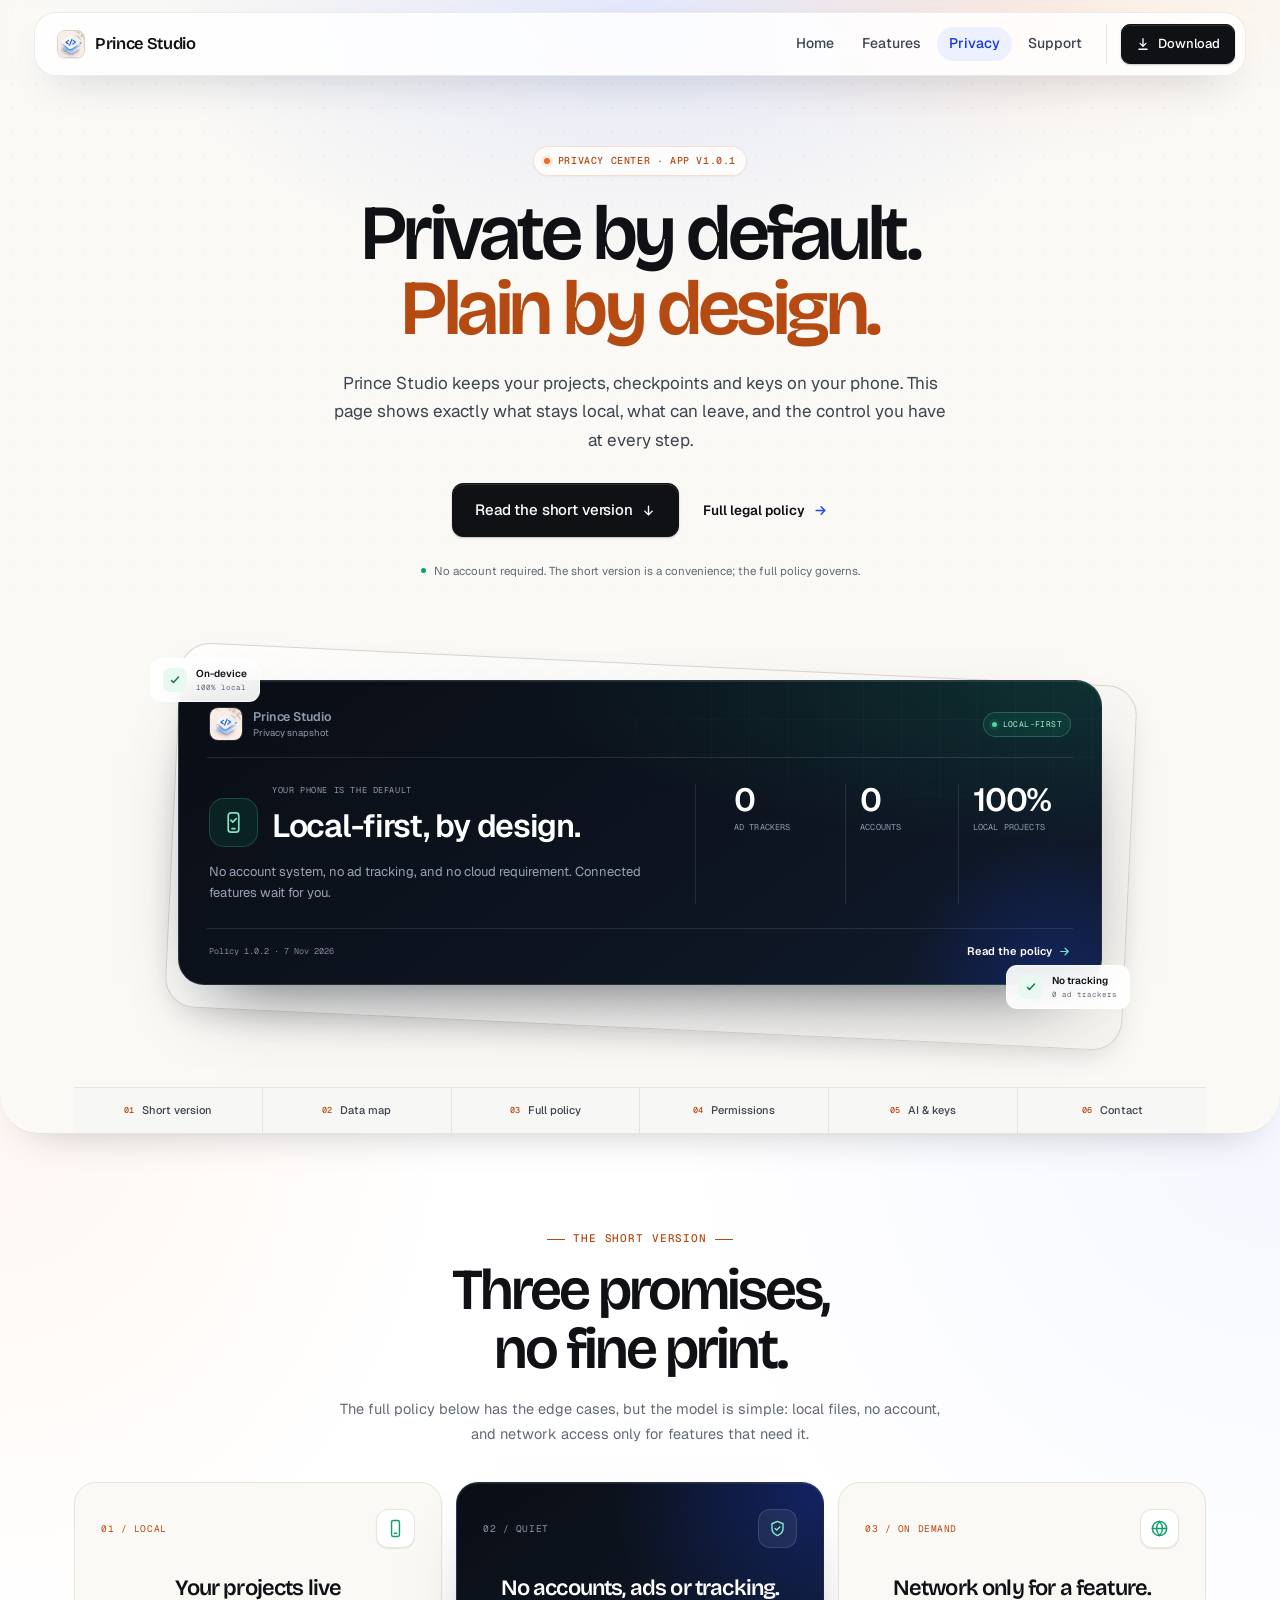
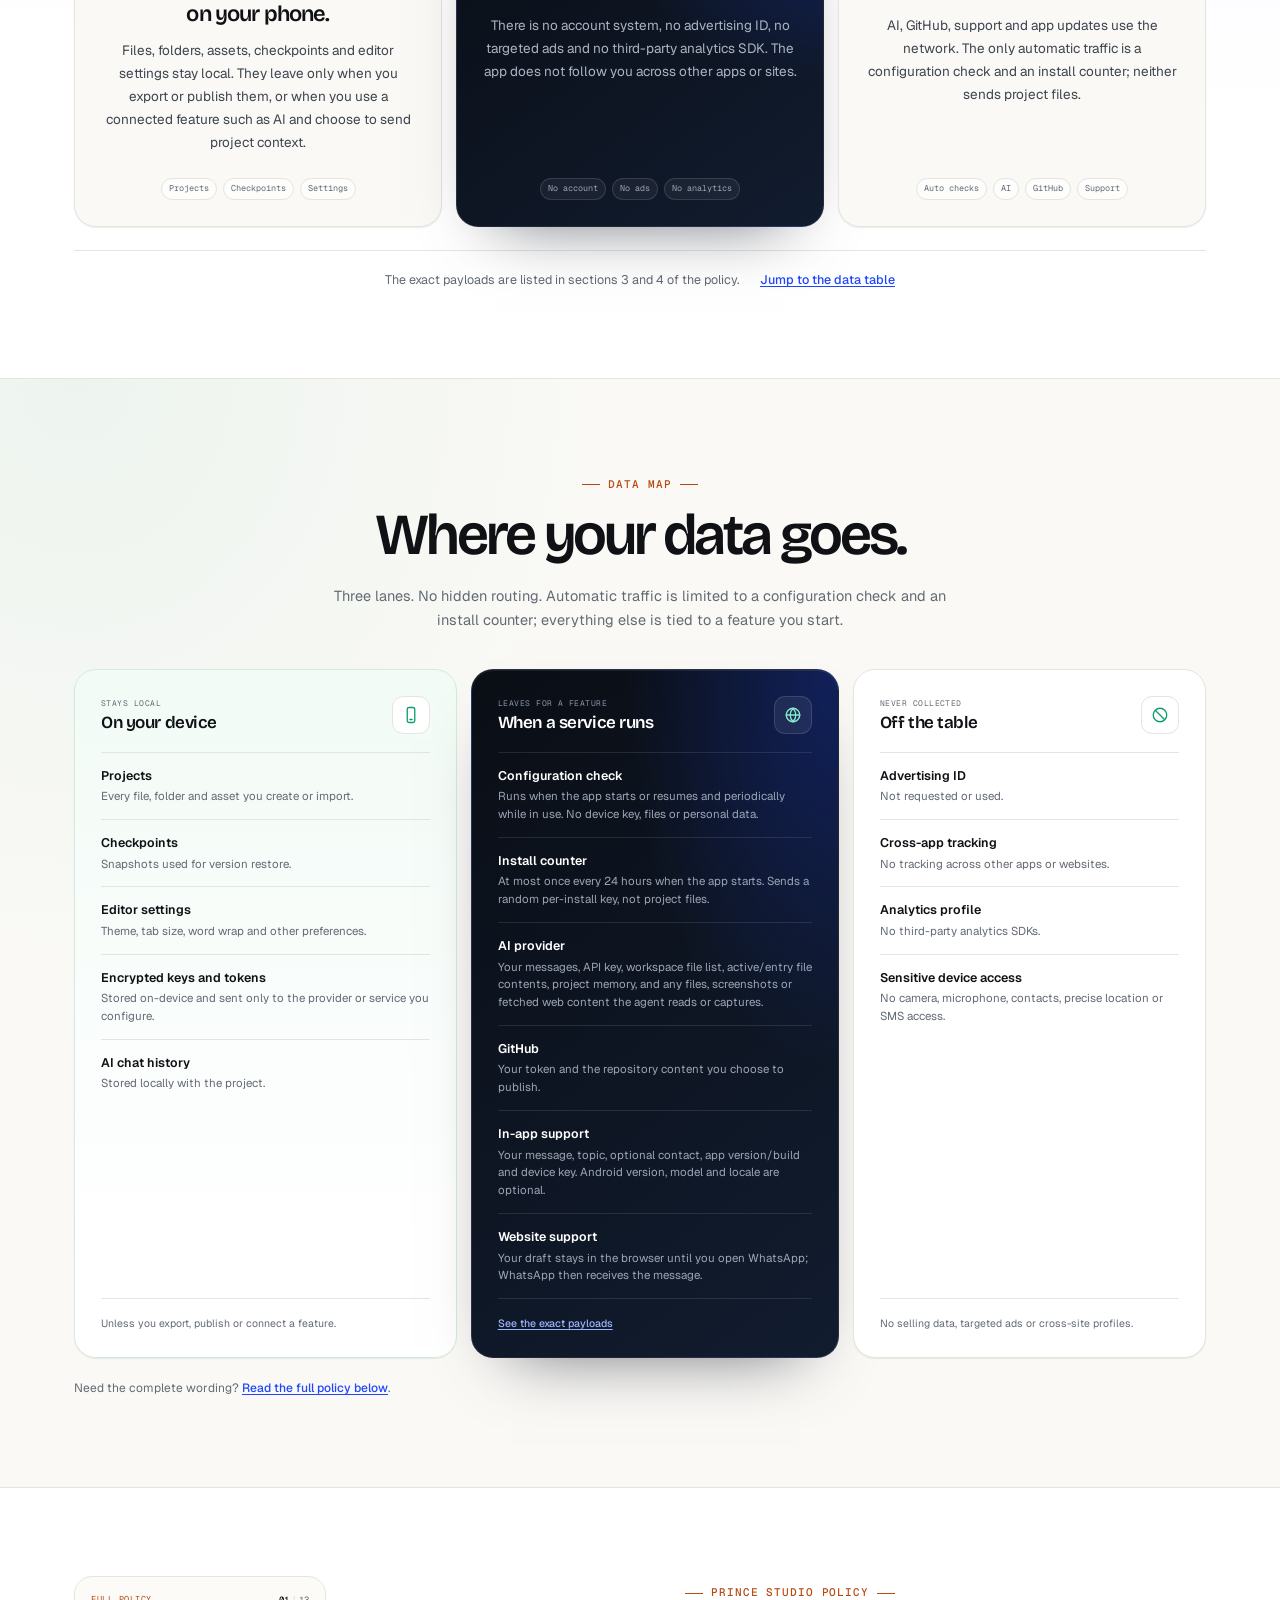
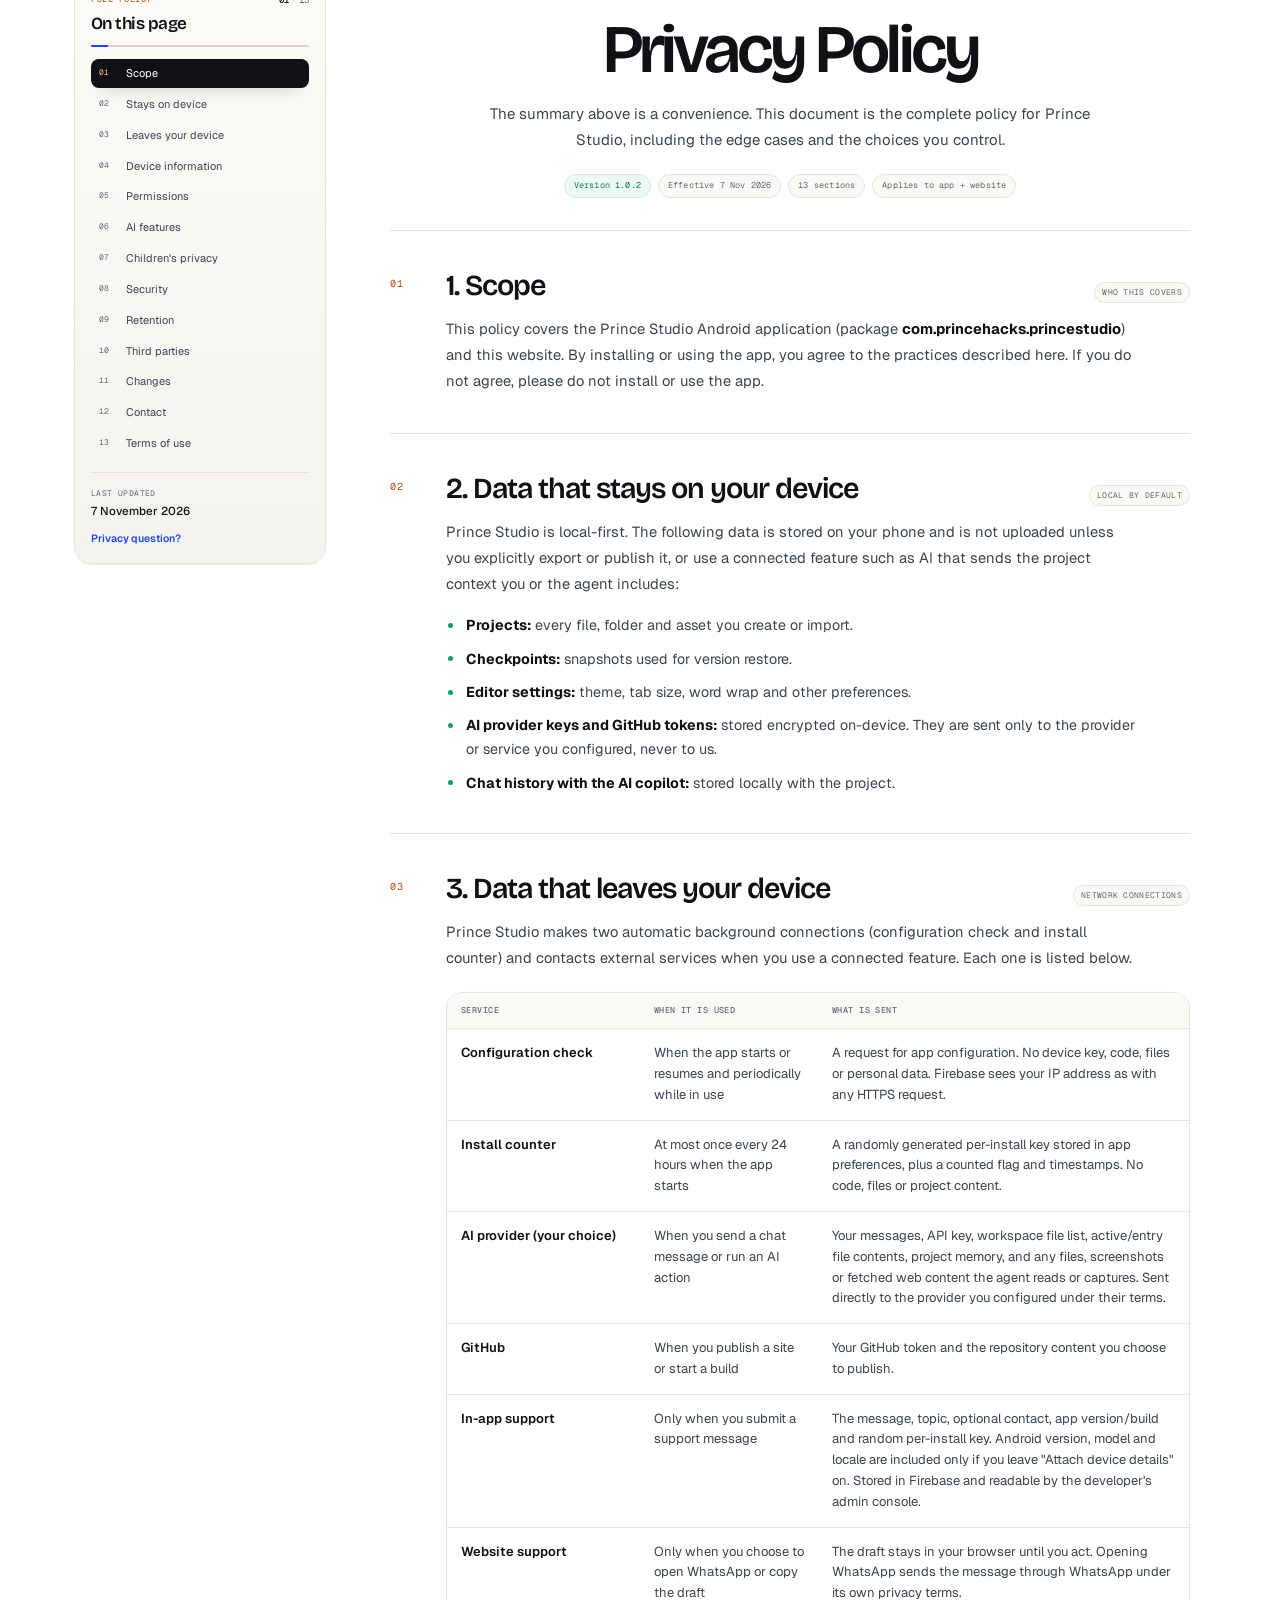
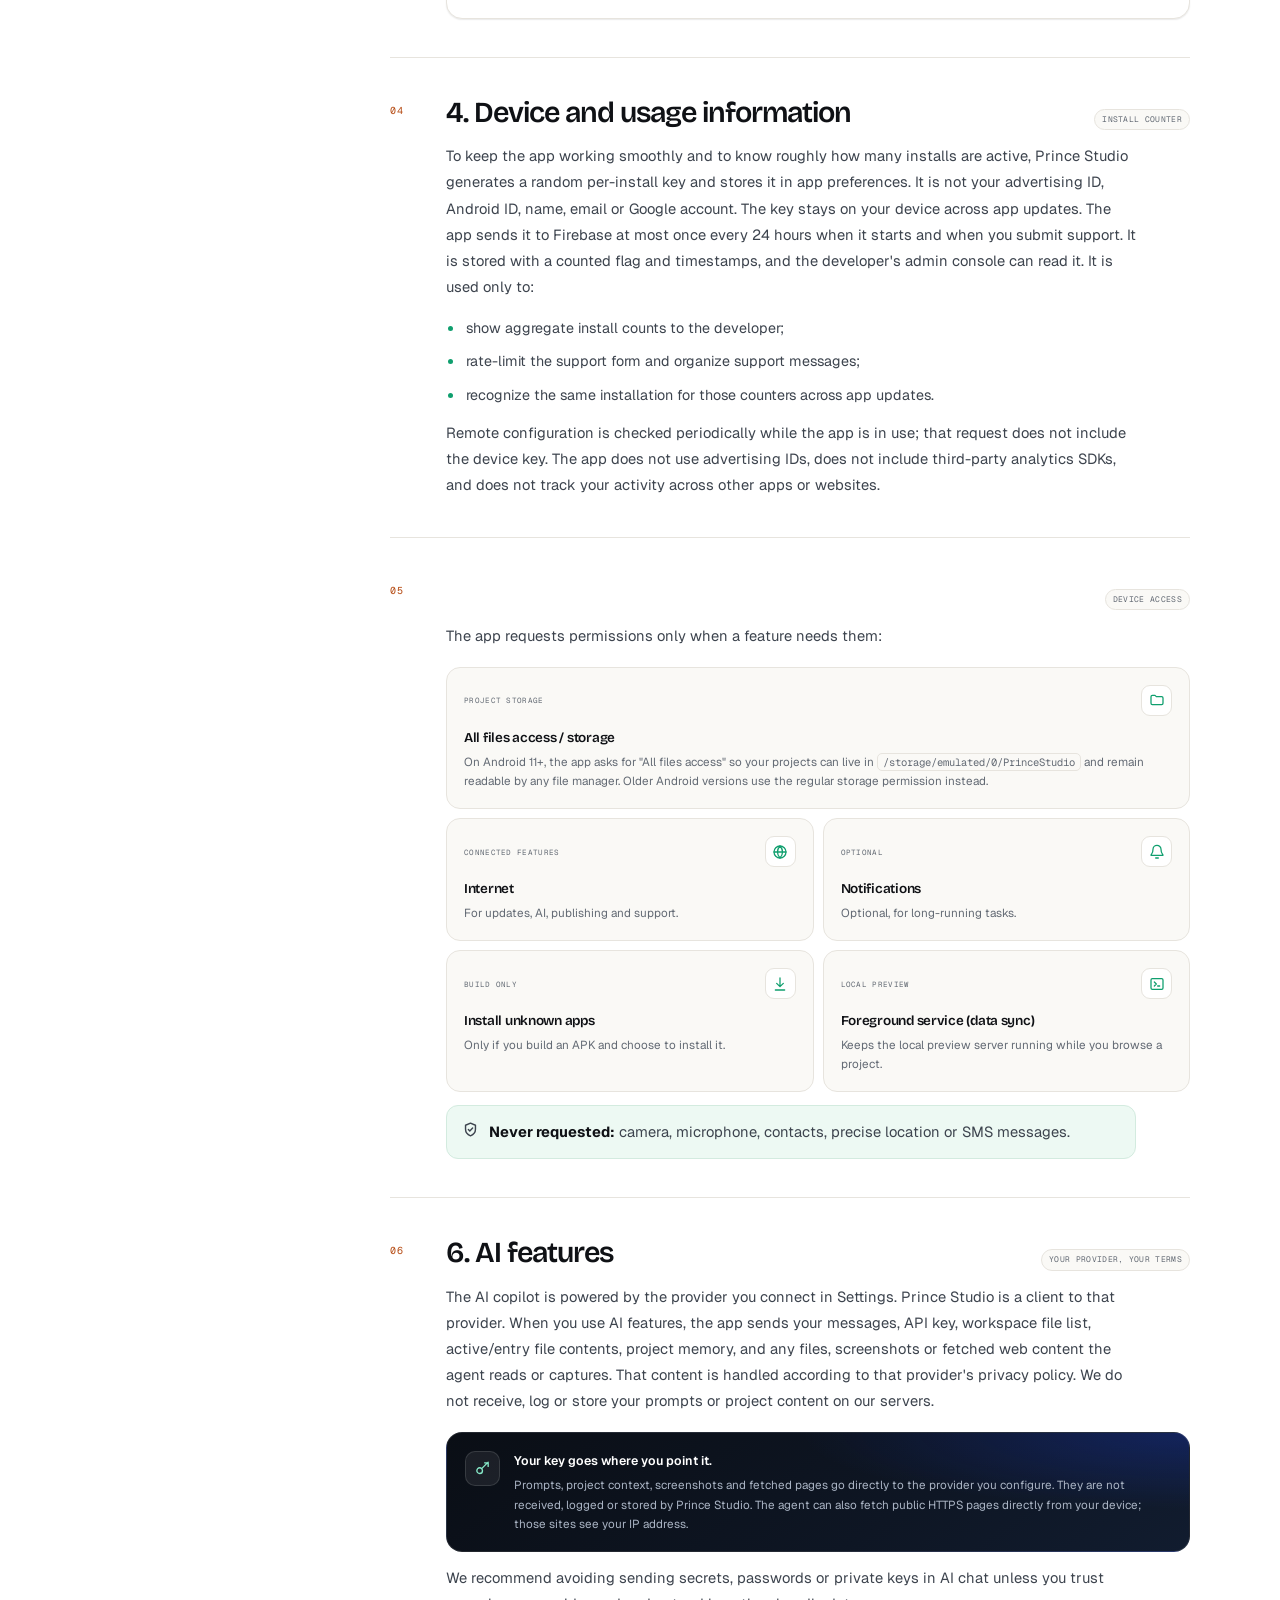
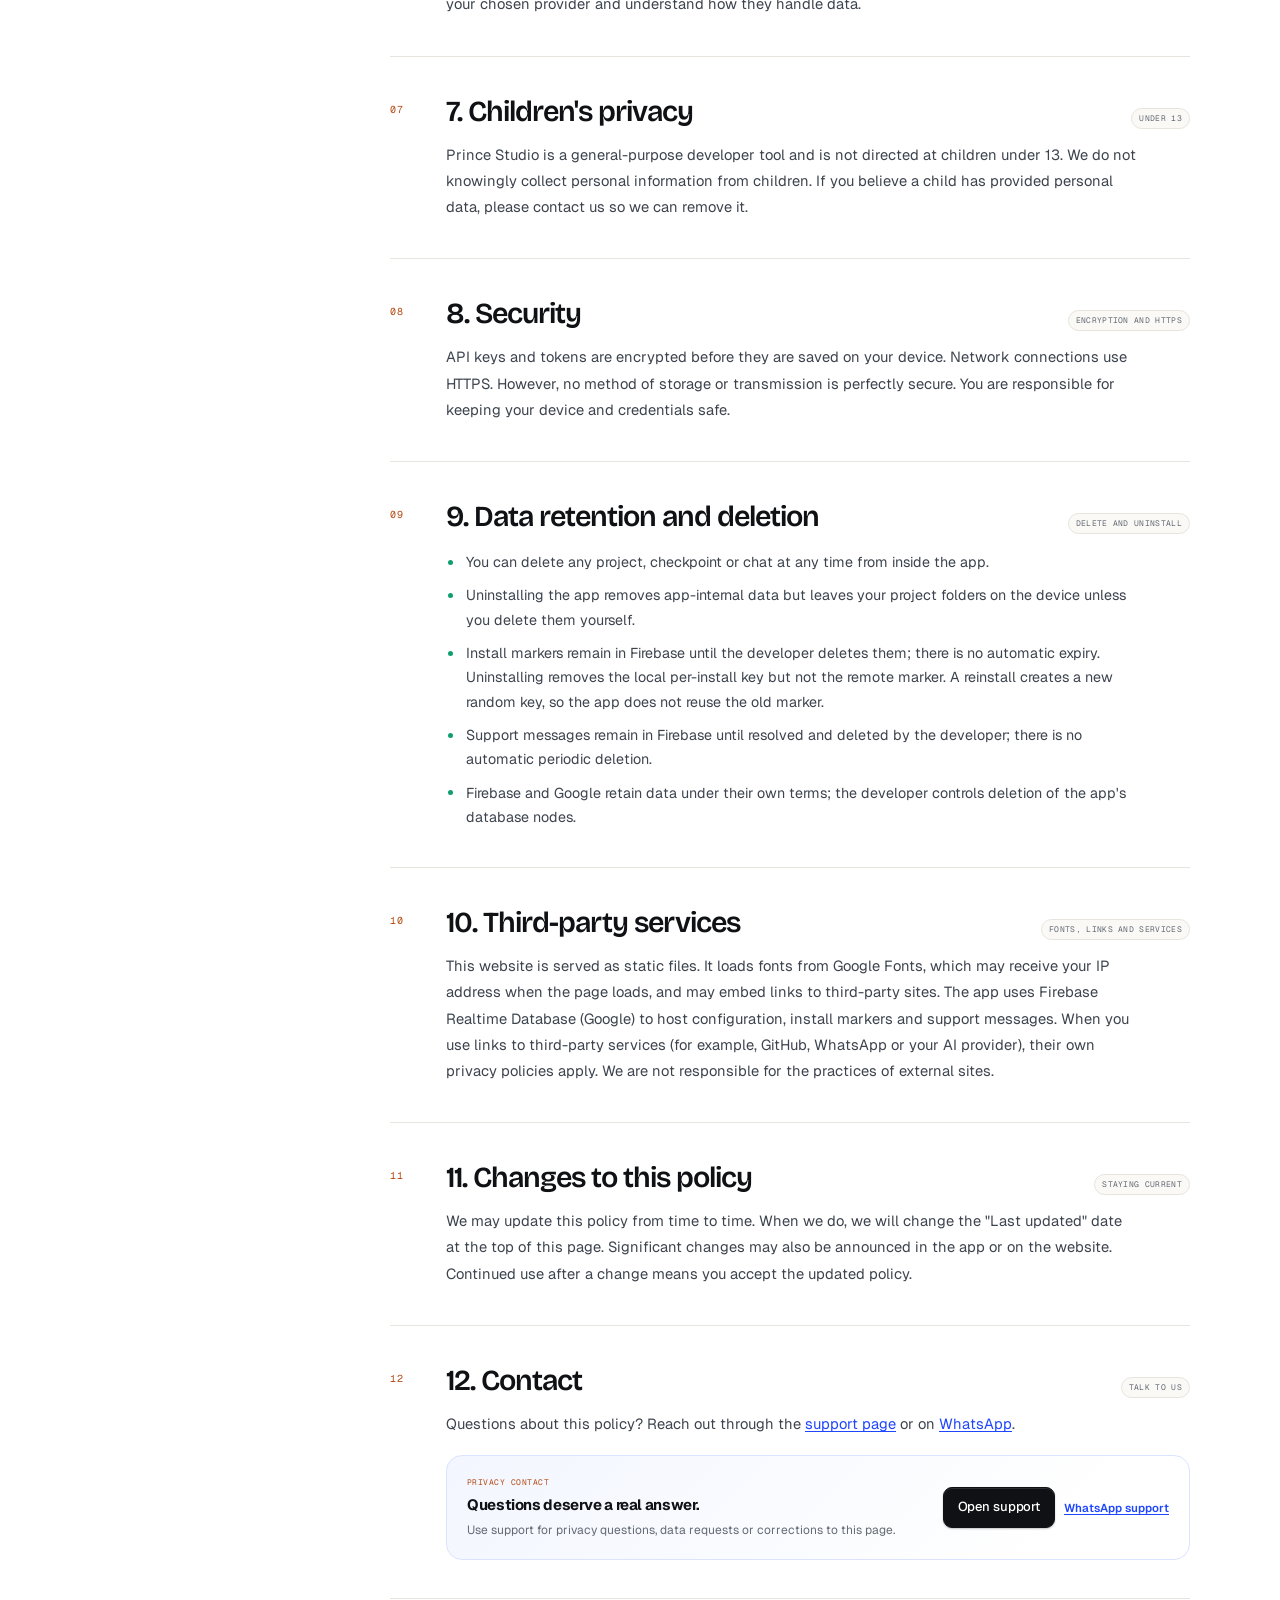
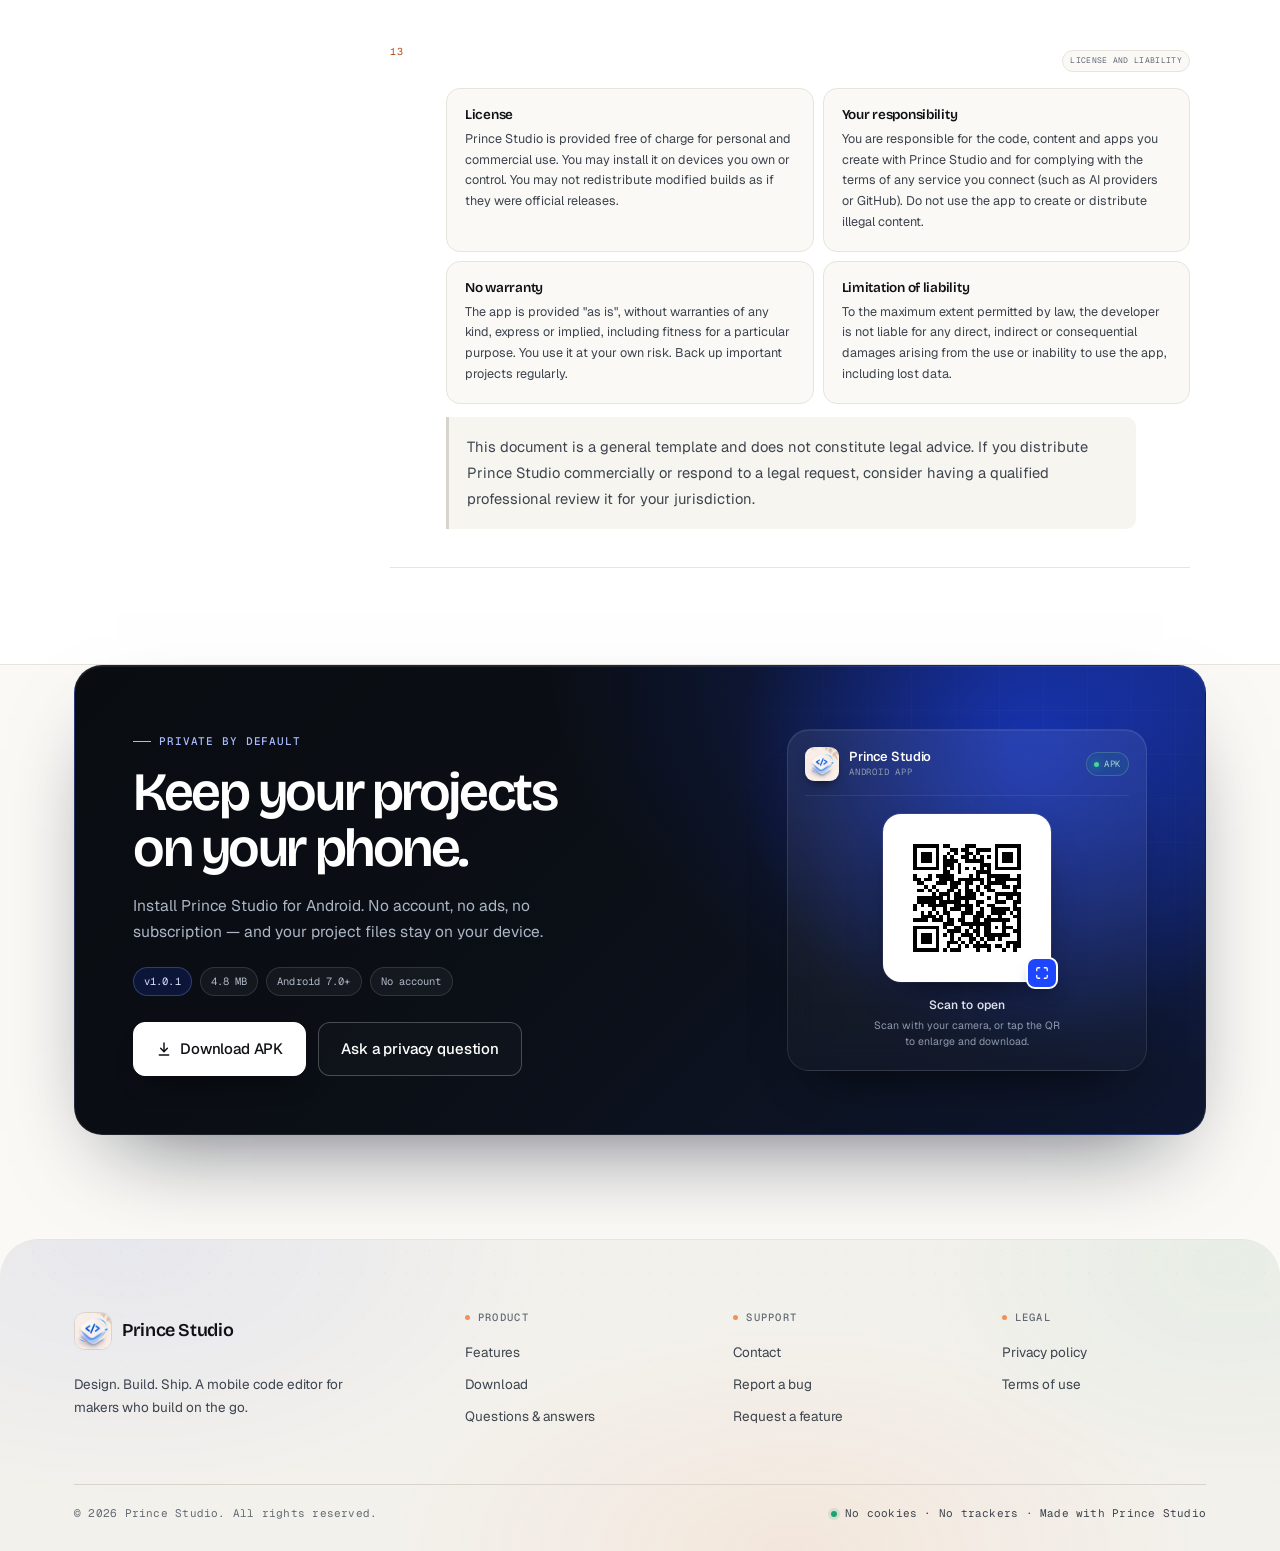
<file: privacy.html>
<!DOCTYPE html>
<html lang="en">
<head>
  <meta charset="UTF-8" />
  <meta name="viewport" content="width=device-width, initial-scale=1.0" />
  <title>Privacy Policy &amp; Data Practices &mdash; Prince Studio</title>
  <meta name="description" content="How Prince Studio handles your data: what stays on your device, what can leave, and the controls you have. Plain-language privacy policy for app v1.0.1." />
  <meta name="theme-color" content="#faf9f6" />

  <link rel="canonical" href="https://princestudio.princehacks.online/privacy.html" />
  <meta property="og:type" content="website" />
  <meta property="og:url" content="https://princestudio.princehacks.online/privacy.html" />
  <meta property="og:site_name" content="Prince Studio" />
  <meta property="og:title" content="Privacy Policy &amp; Data Practices &mdash; Prince Studio" />
  <meta property="og:description" content="A plain-language look at what stays on your device, what can leave, and the controls you have." />
  <meta property="og:image" content="https://princestudio.princehacks.online/assets/images/landing-logo.webp" />
  <meta name="twitter:card" content="summary_large_image" />
  <meta name="twitter:title" content="Privacy Policy &amp; Data Practices &mdash; Prince Studio" />
  <meta name="twitter:description" content="A plain-language look at what stays on your device, what can leave, and the controls you have." />
  <meta name="twitter:image" content="https://princestudio.princehacks.online/assets/images/landing-logo.webp" />

  <link rel="icon" type="image/png" sizes="192x192" href="assets/icons/icon-192.png" />
  <link rel="icon" type="image/png" sizes="64x64" href="assets/icons/favicon-64.png" />
  <link rel="apple-touch-icon" href="assets/icons/apple-touch-icon.png" />
  <link rel="manifest" href="site.webmanifest" />

  <link rel="preconnect" href="https://fonts.googleapis.com" />
  <link rel="preconnect" href="https://fonts.gstatic.com" crossorigin />
  <link href="https://fonts.googleapis.com/css2?family=Bricolage+Grotesque:wght@500;600;700&family=Geist:wght@400;500;600;700&family=Geist+Mono:wght@400;500&display=swap" rel="stylesheet" />

  <link rel="stylesheet" href="css/privacy.css" />
  <script type="speculationrules">
    {
      "prerender": [{
        "source": "list",
        "urls": ["index.html", "features.html", "support.html"],
        "eagerness": "moderate"
      }]
    }
  </script>
  <noscript><style>.reveal{opacity:1;transform:none}</style></noscript>
</head>
<body class="privacy-page">
  <a class="skip" href="#main">Skip to content</a>

  <header class="site-header">
    <div class="wrap nav-inner">
      <a class="brand" href="index.html" aria-label="Prince Studio home">
        <span class="brand-mark"><img src="assets/icons/nav-icon.png" alt="" width="28" height="28" /></span>
        <span>Prince Studio</span>
      </a>

      <button class="nav-toggle" type="button" aria-label="Toggle menu" aria-expanded="false" aria-controls="navLinks">
        <svg width="20" height="20" viewBox="0 0 24 24" fill="none" stroke="currentColor" stroke-width="2" stroke-linecap="round"><path d="M4 7h16M4 12h16M4 17h16"/></svg>
      </button>

      <nav class="nav-links" id="navLinks" aria-label="Primary">
        <a href="index.html">Home</a>
        <a href="features.html">Features</a>
        <a href="privacy.html" aria-current="page">Privacy</a>
        <a href="support.html">Support</a>
        <span class="nav-cta">
          <a class="btn btn--primary btn--sm" href="downloads/Prince%20Studio%20v1.0.1.apk" download>
            <svg width="14" height="14" viewBox="0 0 24 24" fill="none" stroke="currentColor" stroke-width="2.2" stroke-linecap="round" stroke-linejoin="round"><path d="M12 3v12M7 11l5 5 5-5M5 21h14"/></svg>
            Download
          </a>
        </span>
      </nav>
    </div>
  </header>

  <main id="main">
    <section class="pv-hero">
      <div class="wrap">
        <div class="pv-hero-grid">
          <div class="pv-hero-copy">
            <span class="pv-kicker"><i aria-hidden="true"></i>Privacy center &middot; App v1.0.1</span>
            <h1>Private by default.<br /><span class="accent">Plain by design.</span></h1>
            <p class="lead">Prince Studio keeps your projects, checkpoints and keys on your phone. This page shows exactly what stays local, what can leave, and the control you have at every step.</p>
            <div class="pv-hero-actions">
              <a class="btn btn--primary btn--lg" href="#summary">
                Read the short version
                <svg width="15" height="15" viewBox="0 0 24 24" fill="none" stroke="currentColor" stroke-width="2.2" stroke-linecap="round" stroke-linejoin="round"><path d="M12 5v14M6 13l6 6 6-6"/></svg>
              </a>
              <a class="pv-textlink" href="#policy">
                Full legal policy
                <svg width="15" height="15" viewBox="0 0 24 24" fill="none" stroke="currentColor" stroke-width="2.2" stroke-linecap="round" stroke-linejoin="round"><path d="M5 12h14M13 6l6 6-6 6"/></svg>
              </a>
            </div>
            <p class="pv-hero-note">No account required. The short version is a convenience; the full policy governs.</p>
          </div>

          <div class="pv-hero-stage">
          <aside class="pv-passport" aria-label="Privacy snapshot">
            <div class="pv-passport-top">
              <span class="pv-passport-app">
                <img src="assets/icons/icon-192.png" alt="" width="34" height="34" />
                <span>
                  <strong>Prince Studio</strong>
                  <span>Privacy snapshot</span>
                </span>
              </span>
              <span class="pv-passport-state"><i aria-hidden="true"></i>Local-first</span>
            </div>

            <div class="pv-passport-body">
              <div class="pv-passport-headline">
                <span class="pv-passport-shield" aria-hidden="true">
                  <svg width="23" height="23" viewBox="0 0 24 24" fill="none" stroke="currentColor" stroke-width="1.8" stroke-linecap="round" stroke-linejoin="round"><rect x="6.5" y="2" width="11" height="20" rx="2.8"/><path d="M10.5 18.5h3"/><path d="M9.3 9.6l2 2 3.5-3.6"/></svg>
                </span>
                <div>
                  <span>Your phone is the default</span>
                  <strong>Local-first, by design.</strong>
                </div>
              </div>
              <p>No account system, no ad tracking, and no cloud requirement. Connected features wait for you.</p>
              <div class="pv-passport-stats">
                <div><strong>0</strong><span>Ad trackers</span></div>
                <div><strong>0</strong><span>Accounts</span></div>
                <div><strong>100%</strong><span>Local projects</span></div>
              </div>
            </div>

            <div class="pv-passport-foot">
              <span class="pv-passport-version">Policy 1.0.2 &middot; 7 Nov 2026</span>
              <a href="#policy">
                Read the policy
                <svg width="13" height="13" viewBox="0 0 24 24" fill="none" stroke="currentColor" stroke-width="2.2" stroke-linecap="round" stroke-linejoin="round"><path d="M5 12h14M13 6l6 6-6 6"/></svg>
              </a>
            </div>
          </aside>

          <div class="hero-float hero-float--a" aria-hidden="true">
            <span class="hero-float__check"><svg width="12" height="12" viewBox="0 0 24 24" fill="none" stroke="currentColor" stroke-width="3" stroke-linecap="round" stroke-linejoin="round"><path d="m5 13 4 4L19 6"/></svg></span>
            <span><strong>On-device</strong><small>100% local</small></span>
          </div>
          <div class="hero-float hero-float--b" aria-hidden="true">
            <span class="hero-float__check"><svg width="12" height="12" viewBox="0 0 24 24" fill="none" stroke="currentColor" stroke-width="3" stroke-linecap="round" stroke-linejoin="round"><path d="m5 13 4 4L19 6"/></svg></span>
            <span><strong>No tracking</strong><small>0 ad trackers</small></span>
          </div>
          </div>
        </div>

        <nav class="pv-jump" aria-label="Privacy page sections">
          <a href="#summary"><span>01</span>Short version</a>
          <a href="#data-map"><span>02</span>Data map</a>
          <a href="#policy"><span>03</span>Full policy</a>
          <a href="#permissions"><span>04</span>Permissions</a>
          <a href="#ai"><span>05</span>AI &amp; keys</a>
          <a href="#contact"><span>06</span>Contact</a>
        </nav>
      </div>
    </section>

    <section class="pv-section pv-summary" id="summary">
      <div class="wrap">
        <div class="pv-section-head reveal">
          <div>
            <span class="eyebrow">The short version</span>
            <h2>Three promises,<br />no fine print.</h2>
          </div>
          <p>The full policy below has the edge cases, but the model is simple: local files, no account, and network access only for features that need it.</p>
        </div>

        <div class="pv-promises">
          <article class="pv-promise reveal">
            <div class="pv-promise-top">
              <span class="pv-promise-no">01 / LOCAL</span>
              <span class="pv-promise-icon" aria-hidden="true">
                <svg width="19" height="19" viewBox="0 0 24 24" fill="none" stroke="currentColor" stroke-width="1.8" stroke-linecap="round" stroke-linejoin="round"><rect x="7" y="2" width="10" height="20" rx="2.2"/><path d="M10.5 18h3"/></svg>
              </span>
            </div>
            <h3>Your projects live on your phone.</h3>
            <p>Files, folders, assets, checkpoints and editor settings stay local. They leave only when you export or publish them, or when you use a connected feature such as AI and choose to send project context.</p>
            <div class="pv-promise-tags"><span>Projects</span><span>Checkpoints</span><span>Settings</span></div>
          </article>

          <article class="pv-promise pv-promise--dark reveal">
            <div class="pv-promise-top">
              <span class="pv-promise-no">02 / QUIET</span>
              <span class="pv-promise-icon" aria-hidden="true">
                <svg width="19" height="19" viewBox="0 0 24 24" fill="none" stroke="currentColor" stroke-width="1.8" stroke-linecap="round" stroke-linejoin="round"><path d="M12 3l7 3v5.8c0 4.4-3 7.7-7 9.2-4-1.5-7-4.8-7-9.2V6l7-3z"/><path d="M9 12l2 2 4-4"/></svg>
              </span>
            </div>
            <h3>No accounts, ads or tracking.</h3>
            <p>There is no account system, no advertising ID, no targeted ads and no third-party analytics SDK. The app does not follow you across other apps or sites.</p>
            <div class="pv-promise-tags"><span>No account</span><span>No ads</span><span>No analytics</span></div>
          </article>

          <article class="pv-promise reveal">
            <div class="pv-promise-top">
              <span class="pv-promise-no">03 / ON DEMAND</span>
              <span class="pv-promise-icon" aria-hidden="true">
                <svg width="19" height="19" viewBox="0 0 24 24" fill="none" stroke="currentColor" stroke-width="1.8" stroke-linecap="round" stroke-linejoin="round"><circle cx="12" cy="12" r="9"/><path d="M3 12h18M12 3c2.5 2.8 3.8 5.8 3.8 9s-1.3 6.2-3.8 9c-2.5-2.8-3.8-5.8-3.8-9S9.5 5.8 12 3z"/></svg>
              </span>
            </div>
            <h3>Network only for a feature.</h3>
            <p>AI, GitHub, support and app updates use the network. The only automatic traffic is a configuration check and an install counter; neither sends project files.</p>
            <div class="pv-promise-tags"><span>Auto checks</span><span>AI</span><span>GitHub</span><span>Support</span></div>
          </article>
        </div>

        <div class="pv-summary-note">
          <span>The exact payloads are listed in sections 3 and 4 of the policy.</span>
          <a href="#leaves-device">Jump to the data table</a>
        </div>
      </div>
    </section>

    <section class="pv-section pv-map-section" id="data-map">
      <div class="wrap">
        <div class="pv-section-head reveal">
          <div>
            <span class="eyebrow">Data map</span>
            <h2>Where your data goes.</h2>
          </div>
          <p>Three lanes. No hidden routing. Automatic traffic is limited to a configuration check and an install counter; everything else is tied to a feature you start.</p>
        </div>

        <div class="pv-map-grid">
          <article class="pv-lane pv-lane--stays reveal">
            <div class="pv-lane-head">
              <span class="pv-lane-icon" aria-hidden="true">
                <svg width="18" height="18" viewBox="0 0 24 24" fill="none" stroke="currentColor" stroke-width="1.8" stroke-linecap="round" stroke-linejoin="round"><rect x="7" y="2" width="10" height="20" rx="2.2"/><path d="M10.5 18h3"/></svg>
              </span>
              <div>
                <span class="pv-lane-kicker">Stays local</span>
                <h3>On your device</h3>
              </div>
            </div>
            <ul>
              <li><strong>Projects</strong><span>Every file, folder and asset you create or import.</span></li>
              <li><strong>Checkpoints</strong><span>Snapshots used for version restore.</span></li>
              <li><strong>Editor settings</strong><span>Theme, tab size, word wrap and other preferences.</span></li>
              <li><strong>Encrypted keys and tokens</strong><span>Stored on-device and sent only to the provider or service you configure.</span></li>
              <li><strong>AI chat history</strong><span>Stored locally with the project.</span></li>
            </ul>
            <p class="pv-lane-foot">Unless you export, publish or connect a feature.</p>
          </article>

          <article class="pv-lane pv-lane--leaves reveal">
            <div class="pv-lane-head">
              <span class="pv-lane-icon" aria-hidden="true">
                <svg width="18" height="18" viewBox="0 0 24 24" fill="none" stroke="currentColor" stroke-width="1.8" stroke-linecap="round" stroke-linejoin="round"><circle cx="12" cy="12" r="9"/><path d="M3 12h18M12 3c2.5 2.8 3.8 5.8 3.8 9s-1.3 6.2-3.8 9c-2.5-2.8-3.8-5.8-3.8-9S9.5 5.8 12 3z"/></svg>
              </span>
              <div>
                <span class="pv-lane-kicker">Leaves for a feature</span>
                <h3>When a service runs</h3>
              </div>
            </div>
            <ul>
              <li><strong>Configuration check</strong><span>Runs when the app starts or resumes and periodically while in use. No device key, files or personal data.</span></li>
              <li><strong>Install counter</strong><span>At most once every 24 hours when the app starts. Sends a random per-install key, not project files.</span></li>
              <li><strong>AI provider</strong><span>Your messages, API key, workspace file list, active/entry file contents, project memory, and any files, screenshots or fetched web content the agent reads or captures.</span></li>
              <li><strong>GitHub</strong><span>Your token and the repository content you choose to publish.</span></li>
              <li><strong>In-app support</strong><span>Your message, topic, optional contact, app version/build and device key. Android version, model and locale are optional.</span></li>
              <li><strong>Website support</strong><span>Your draft stays in the browser until you open WhatsApp; WhatsApp then receives the message.</span></li>
            </ul>
            <p class="pv-lane-foot"><a href="#leaves-device">See the exact payloads</a></p>
          </article>

          <article class="pv-lane pv-lane--never reveal">
            <div class="pv-lane-head">
              <span class="pv-lane-icon" aria-hidden="true">
                <svg width="18" height="18" viewBox="0 0 24 24" fill="none" stroke="currentColor" stroke-width="1.8" stroke-linecap="round" stroke-linejoin="round"><circle cx="12" cy="12" r="9"/><path d="M6 6l12 12"/></svg>
              </span>
              <div>
                <span class="pv-lane-kicker">Never collected</span>
                <h3>Off the table</h3>
              </div>
            </div>
            <ul>
              <li><strong>Advertising ID</strong><span>Not requested or used.</span></li>
              <li><strong>Cross-app tracking</strong><span>No tracking across other apps or websites.</span></li>
              <li><strong>Analytics profile</strong><span>No third-party analytics SDKs.</span></li>
              <li><strong>Sensitive device access</strong><span>No camera, microphone, contacts, precise location or SMS access.</span></li>
            </ul>
            <p class="pv-lane-foot">No selling data, targeted ads or cross-site profiles.</p>
          </article>
        </div>

        <p class="pv-map-note">Need the complete wording? <a href="#policy">Read the full policy below</a>.</p>
      </div>
    </section>

    <section class="pv-section pv-policy-section" id="policy">
      <div class="wrap">
        <div class="pv-policy-layout">
          <aside class="pv-toc" aria-label="Full policy contents">
            <div class="pv-toc-top">
              <span class="pv-toc-kicker">Full policy</span>
              <span class="pv-toc-count"><b data-pv-current>01</b><i>/</i>13</span>
            </div>
            <h2>On this page</h2>
            <div class="pv-toc-progress" aria-hidden="true"><i data-pv-bar></i></div>
            <nav>
              <a href="#scope" data-pv-link="scope"><span>01</span>Scope</a>
              <a href="#stays-on-device" data-pv-link="stays-on-device"><span>02</span>Stays on device</a>
              <a href="#leaves-device" data-pv-link="leaves-device"><span>03</span>Leaves your device</a>
              <a href="#device-info" data-pv-link="device-info"><span>04</span>Device information</a>
              <a href="#permissions" data-pv-link="permissions"><span>05</span>Permissions</a>
              <a href="#ai" data-pv-link="ai"><span>06</span>AI features</a>
              <a href="#children" data-pv-link="children"><span>07</span>Children's privacy</a>
              <a href="#security" data-pv-link="security"><span>08</span>Security</a>
              <a href="#retention" data-pv-link="retention"><span>09</span>Retention</a>
              <a href="#third-parties" data-pv-link="third-parties"><span>10</span>Third parties</a>
              <a href="#changes" data-pv-link="changes"><span>11</span>Changes</a>
              <a href="#contact" data-pv-link="contact"><span>12</span>Contact</a>
              <a href="#terms" data-pv-link="terms"><span>13</span>Terms of use</a>
            </nav>
            <div class="pv-toc-foot">
              <span>Last updated</span>
              <strong>7 November 2026</strong>
              <a href="support.html">Privacy question?</a>
            </div>
          </aside>

          <article class="pv-doc">
            <header class="pv-doc-head reveal">
              <span class="eyebrow">Prince Studio policy</span>
              <h2>Privacy Policy</h2>
              <p>The summary above is a convenience. This document is the complete policy for Prince Studio, including the edge cases and the choices you control.</p>
              <div class="pv-doc-meta">
                <span>Version 1.0.2</span>
                <span>Effective 7 Nov 2026</span>
                <span>13 sections</span>
                <span>Applies to app + website</span>
              </div>
            </header>

            <section class="pv-clause" id="scope">
              <div class="pv-clause-no" aria-hidden="true">01</div>
              <div class="pv-clause-main">
                <div class="pv-clause-head">
                  <h2>1. Scope</h2>
                  <span class="pv-clause-tag">Who this covers</span>
                </div>
                <p>This policy covers the Prince Studio Android application (package <strong>com.princehacks.princestudio</strong>) and this website. By installing or using the app, you agree to the practices described here. If you do not agree, please do not install or use the app.</p>
              </div>
            </section>

            <section class="pv-clause" id="stays-on-device">
              <div class="pv-clause-no" aria-hidden="true">02</div>
              <div class="pv-clause-main">
                <div class="pv-clause-head">
                  <h2>2. Data that stays on your device</h2>
                  <span class="pv-clause-tag">Local by default</span>
                </div>
                <p>Prince Studio is local-first. The following data is stored on your phone and is not uploaded unless you explicitly export or publish it, or use a connected feature such as AI that sends the project context you or the agent includes:</p>
                <ul>
                  <li><strong>Projects:</strong> every file, folder and asset you create or import.</li>
                  <li><strong>Checkpoints:</strong> snapshots used for version restore.</li>
                  <li><strong>Editor settings:</strong> theme, tab size, word wrap and other preferences.</li>
                  <li><strong>AI provider keys and GitHub tokens:</strong> stored encrypted on-device. They are sent only to the provider or service you configured, never to us.</li>
                  <li><strong>Chat history with the AI copilot:</strong> stored locally with the project.</li>
                </ul>
              </div>
            </section>

            <section class="pv-clause" id="leaves-device">
              <div class="pv-clause-no" aria-hidden="true">03</div>
              <div class="pv-clause-main">
                <div class="pv-clause-head">
                  <h2>3. Data that leaves your device</h2>
                  <span class="pv-clause-tag">Network connections</span>
                </div>
                <p>Prince Studio makes two automatic background connections (configuration check and install counter) and contacts external services when you use a connected feature. Each one is listed below.</p>

                <div class="pv-table-wrap">
                  <table class="pv-table">
                    <caption class="pv-sr">External services and the data they receive</caption>
                    <thead>
                      <tr><th scope="col">Service</th><th scope="col">When it is used</th><th scope="col">What is sent</th></tr>
                    </thead>
                    <tbody>
                      <tr>
                        <td data-label="Service"><strong>Configuration check</strong></td>
                        <td data-label="When it is used">When the app starts or resumes and periodically while in use</td>
                        <td data-label="What is sent">A request for app configuration. No device key, code, files or personal data. Firebase sees your IP address as with any HTTPS request.</td>
                      </tr>
                      <tr>
                        <td data-label="Service"><strong>Install counter</strong></td>
                        <td data-label="When it is used">At most once every 24 hours when the app starts</td>
                        <td data-label="What is sent">A randomly generated per-install key stored in app preferences, plus a counted flag and timestamps. No code, files or project content.</td>
                      </tr>
                      <tr>
                        <td data-label="Service"><strong>AI provider (your choice)</strong></td>
                        <td data-label="When it is used">When you send a chat message or run an AI action</td>
                        <td data-label="What is sent">Your messages, API key, workspace file list, active/entry file contents, project memory, and any files, screenshots or fetched web content the agent reads or captures. Sent directly to the provider you configured under their terms.</td>
                      </tr>
                      <tr>
                        <td data-label="Service"><strong>GitHub</strong></td>
                        <td data-label="When it is used">When you publish a site or start a build</td>
                        <td data-label="What is sent">Your GitHub token and the repository content you choose to publish.</td>
                      </tr>
                      <tr>
                        <td data-label="Service"><strong>In-app support</strong></td>
                        <td data-label="When it is used">Only when you submit a support message</td>
                        <td data-label="What is sent">The message, topic, optional contact, app version/build and random per-install key. Android version, model and locale are included only if you leave &quot;Attach device details&quot; on. Stored in Firebase and readable by the developer's admin console.</td>
                      </tr>
                      <tr>
                        <td data-label="Service"><strong>Website support</strong></td>
                        <td data-label="When it is used">Only when you choose to open WhatsApp or copy the draft</td>
                        <td data-label="What is sent">The draft stays in your browser until you act. Opening WhatsApp sends the message through WhatsApp under its own privacy terms.</td>
                      </tr>
                    </tbody>
                  </table>
                </div>
              </div>
            </section>

            <section class="pv-clause" id="device-info">
              <div class="pv-clause-no" aria-hidden="true">04</div>
              <div class="pv-clause-main">
                <div class="pv-clause-head">
                  <h2>4. Device and usage information</h2>
                  <span class="pv-clause-tag">Install counter</span>
                </div>
                <p>To keep the app working smoothly and to know roughly how many installs are active, Prince Studio generates a random per-install key and stores it in app preferences. It is not your advertising ID, Android ID, name, email or Google account. The key stays on your device across app updates. The app sends it to Firebase at most once every 24 hours when it starts and when you submit support. It is stored with a counted flag and timestamps, and the developer's admin console can read it. It is used only to:</p>
                <ul>
                  <li>show aggregate install counts to the developer;</li>
                  <li>rate-limit the support form and organize support messages;</li>
                  <li>recognize the same installation for those counters across app updates.</li>
                </ul>
                <p>Remote configuration is checked periodically while the app is in use; that request does not include the device key. The app does not use advertising IDs, does not include third-party analytics SDKs, and does not track your activity across other apps or websites.</p>
              </div>
            </section>

            <section class="pv-clause" id="permissions">
              <div class="pv-clause-no" aria-hidden="true">05</div>
              <div class="pv-clause-main">
                <div class="pv-clause-head">
                  <h2>5. Permissions</h2>
                  <span class="pv-clause-tag">Device access</span>
                </div>
                <p>The app requests permissions only when a feature needs them:</p>

                <div class="pv-perms">
                  <article class="pv-perm">
                    <div class="pv-perm-top">
                      <span class="pv-perm-icon" aria-hidden="true">
                        <svg width="16" height="16" viewBox="0 0 24 24" fill="none" stroke="currentColor" stroke-width="1.9" stroke-linecap="round" stroke-linejoin="round"><path d="M3 7a2 2 0 0 1 2-2h4l2 2h8a2 2 0 0 1 2 2v8a2 2 0 0 1-2 2H5a2 2 0 0 1-2-2z"/></svg>
                      </span>
                      <span class="pv-perm-type">Project storage</span>
                    </div>
                    <h3>All files access / storage</h3>
                    <p>On Android 11+, the app asks for &quot;All files access&quot; so your projects can live in <code>/storage/emulated/0/PrinceStudio</code> and remain readable by any file manager. Older Android versions use the regular storage permission instead.</p>
                  </article>

                  <article class="pv-perm">
                    <div class="pv-perm-top">
                      <span class="pv-perm-icon" aria-hidden="true">
                        <svg width="16" height="16" viewBox="0 0 24 24" fill="none" stroke="currentColor" stroke-width="1.9" stroke-linecap="round" stroke-linejoin="round"><circle cx="12" cy="12" r="9"/><path d="M3 12h18M12 3c2.5 2.8 3.8 5.8 3.8 9s-1.3 6.2-3.8 9c-2.5-2.8-3.8-5.8-3.8-9S9.5 5.8 12 3z"/></svg>
                      </span>
                      <span class="pv-perm-type">Connected features</span>
                    </div>
                    <h3>Internet</h3>
                    <p>For updates, AI, publishing and support.</p>
                  </article>

                  <article class="pv-perm">
                    <div class="pv-perm-top">
                      <span class="pv-perm-icon" aria-hidden="true">
                        <svg width="16" height="16" viewBox="0 0 24 24" fill="none" stroke="currentColor" stroke-width="1.9" stroke-linecap="round" stroke-linejoin="round"><path d="M18 8a6 6 0 0 0-12 0c0 7-3 7-3 9h18c0-2-3-2-3-9"/><path d="M10 21h4"/></svg>
                      </span>
                      <span class="pv-perm-type">Optional</span>
                    </div>
                    <h3>Notifications</h3>
                    <p>Optional, for long-running tasks.</p>
                  </article>

                  <article class="pv-perm">
                    <div class="pv-perm-top">
                      <span class="pv-perm-icon" aria-hidden="true">
                        <svg width="16" height="16" viewBox="0 0 24 24" fill="none" stroke="currentColor" stroke-width="1.9" stroke-linecap="round" stroke-linejoin="round"><path d="M12 3v12M7 11l5 5 5-5"/><path d="M5 21h14"/></svg>
                      </span>
                      <span class="pv-perm-type">Build only</span>
                    </div>
                    <h3>Install unknown apps</h3>
                    <p>Only if you build an APK and choose to install it.</p>
                  </article>

                  <article class="pv-perm">
                    <div class="pv-perm-top">
                      <span class="pv-perm-icon" aria-hidden="true">
                        <svg width="16" height="16" viewBox="0 0 24 24" fill="none" stroke="currentColor" stroke-width="1.9" stroke-linecap="round" stroke-linejoin="round"><rect x="3" y="4" width="18" height="16" rx="2"/><path d="M8 9l3 3-3 3M13 15h3"/></svg>
                      </span>
                      <span class="pv-perm-type">Local preview</span>
                    </div>
                    <h3>Foreground service (data sync)</h3>
                    <p>Keeps the local preview server running while you browse a project.</p>
                  </article>
                </div>

                <p class="pv-never">
                  <svg width="17" height="17" viewBox="0 0 24 24" fill="none" stroke="currentColor" stroke-width="2" stroke-linecap="round" stroke-linejoin="round" aria-hidden="true"><path d="M12 3l7 3v5.8c0 4.4-3 7.7-7 9.2-4-1.5-7-4.8-7-9.2V6l7-3z"/><path d="M9 12l2 2 4-4"/></svg>
                  <span><strong>Never requested:</strong> camera, microphone, contacts, precise location or SMS messages.</span>
                </p>
              </div>
            </section>

            <section class="pv-clause" id="ai">
              <div class="pv-clause-no" aria-hidden="true">06</div>
              <div class="pv-clause-main">
                <div class="pv-clause-head">
                  <h2>6. AI features</h2>
                  <span class="pv-clause-tag">Your provider, your terms</span>
                </div>
                <p>The AI copilot is powered by the provider you connect in Settings. Prince Studio is a client to that provider. When you use AI features, the app sends your messages, API key, workspace file list, active/entry file contents, project memory, and any files, screenshots or fetched web content the agent reads or captures. That content is handled according to that provider's privacy policy. We do not receive, log or store your prompts or project content on our servers.</p>

                <div class="pv-ai-note">
                  <span class="pv-ai-note-icon" aria-hidden="true">
                    <svg width="17" height="17" viewBox="0 0 24 24" fill="none" stroke="currentColor" stroke-width="1.9" stroke-linecap="round" stroke-linejoin="round"><circle cx="8" cy="15" r="4"/><path d="M10.8 12.2L20 3M15 4h5v5"/></svg>
                  </span>
                  <div>
                    <strong>Your key goes where you point it.</strong>
                    <p>Prompts, project context, screenshots and fetched pages go directly to the provider you configure. They are not received, logged or stored by Prince Studio. The agent can also fetch public HTTPS pages directly from your device; those sites see your IP address.</p>
                  </div>
                </div>

                <p>We recommend avoiding sending secrets, passwords or private keys in AI chat unless you trust your chosen provider and understand how they handle data.</p>
              </div>
            </section>

            <section class="pv-clause" id="children">
              <div class="pv-clause-no" aria-hidden="true">07</div>
              <div class="pv-clause-main">
                <div class="pv-clause-head">
                  <h2>7. Children's privacy</h2>
                  <span class="pv-clause-tag">Under 13</span>
                </div>
                <p>Prince Studio is a general-purpose developer tool and is not directed at children under 13. We do not knowingly collect personal information from children. If you believe a child has provided personal data, please contact us so we can remove it.</p>
              </div>
            </section>

            <section class="pv-clause" id="security">
              <div class="pv-clause-no" aria-hidden="true">08</div>
              <div class="pv-clause-main">
                <div class="pv-clause-head">
                  <h2>8. Security</h2>
                  <span class="pv-clause-tag">Encryption and HTTPS</span>
                </div>
                <p>API keys and tokens are encrypted before they are saved on your device. Network connections use HTTPS. However, no method of storage or transmission is perfectly secure. You are responsible for keeping your device and credentials safe.</p>
              </div>
            </section>

            <section class="pv-clause" id="retention">
              <div class="pv-clause-no" aria-hidden="true">09</div>
              <div class="pv-clause-main">
                <div class="pv-clause-head">
                  <h2>9. Data retention and deletion</h2>
                  <span class="pv-clause-tag">Delete and uninstall</span>
                </div>
                <ul>
                  <li>You can delete any project, checkpoint or chat at any time from inside the app.</li>
                  <li>Uninstalling the app removes app-internal data but leaves your project folders on the device unless you delete them yourself.</li>
                  <li>Install markers remain in Firebase until the developer deletes them; there is no automatic expiry. Uninstalling removes the local per-install key but not the remote marker. A reinstall creates a new random key, so the app does not reuse the old marker.</li>
                  <li>Support messages remain in Firebase until resolved and deleted by the developer; there is no automatic periodic deletion.</li>
                  <li>Firebase and Google retain data under their own terms; the developer controls deletion of the app's database nodes.</li>
                </ul>
              </div>
            </section>

            <section class="pv-clause" id="third-parties">
              <div class="pv-clause-no" aria-hidden="true">10</div>
              <div class="pv-clause-main">
                <div class="pv-clause-head">
                  <h2>10. Third-party services</h2>
                  <span class="pv-clause-tag">Fonts, links and services</span>
                </div>
                <p>This website is served as static files. It loads fonts from Google Fonts, which may receive your IP address when the page loads, and may embed links to third-party sites. The app uses Firebase Realtime Database (Google) to host configuration, install markers and support messages. When you use links to third-party services (for example, GitHub, WhatsApp or your AI provider), their own privacy policies apply. We are not responsible for the practices of external sites.</p>
              </div>
            </section>

            <section class="pv-clause" id="changes">
              <div class="pv-clause-no" aria-hidden="true">11</div>
              <div class="pv-clause-main">
                <div class="pv-clause-head">
                  <h2>11. Changes to this policy</h2>
                  <span class="pv-clause-tag">Staying current</span>
                </div>
                <p>We may update this policy from time to time. When we do, we will change the &quot;Last updated&quot; date at the top of this page. Significant changes may also be announced in the app or on the website. Continued use after a change means you accept the updated policy.</p>
              </div>
            </section>

            <section class="pv-clause" id="contact">
              <div class="pv-clause-no" aria-hidden="true">12</div>
              <div class="pv-clause-main">
                <div class="pv-clause-head">
                  <h2>12. Contact</h2>
                  <span class="pv-clause-tag">Talk to us</span>
                </div>
                <p>Questions about this policy? Reach out through the <a href="support.html">support page</a> or on <a href="https://wa.me/917488739325" target="_blank" rel="noopener">WhatsApp</a>.</p>

                <div class="pv-contact-card">
                  <div>
                    <span class="pv-contact-kicker">Privacy contact</span>
                    <strong>Questions deserve a real answer.</strong>
                    <p>Use support for privacy questions, data requests or corrections to this page.</p>
                  </div>
                  <div class="pv-contact-actions">
                    <a class="btn btn--primary btn--sm" href="support.html">Open support</a>
                    <a class="pv-mail" href="https://wa.me/917488739325" target="_blank" rel="noopener">WhatsApp support</a>
                  </div>
                </div>
              </div>
            </section>

            <section class="pv-clause" id="terms">
              <div class="pv-clause-no" aria-hidden="true">13</div>
              <div class="pv-clause-main">
                <div class="pv-clause-head">
                  <h2>13. Terms of use</h2>
                  <span class="pv-clause-tag">License and liability</span>
                </div>

                <div class="pv-terms-grid">
                  <article class="pv-term">
                    <h3>License</h3>
                    <p>Prince Studio is provided free of charge for personal and commercial use. You may install it on devices you own or control. You may not redistribute modified builds as if they were official releases.</p>
                  </article>
                  <article class="pv-term">
                    <h3>Your responsibility</h3>
                    <p>You are responsible for the code, content and apps you create with Prince Studio and for complying with the terms of any service you connect (such as AI providers or GitHub). Do not use the app to create or distribute illegal content.</p>
                  </article>
                  <article class="pv-term">
                    <h3>No warranty</h3>
                    <p>The app is provided &quot;as is&quot;, without warranties of any kind, express or implied, including fitness for a particular purpose. You use it at your own risk. Back up important projects regularly.</p>
                  </article>
                  <article class="pv-term">
                    <h3>Limitation of liability</h3>
                    <p>To the maximum extent permitted by law, the developer is not liable for any direct, indirect or consequential damages arising from the use or inability to use the app, including lost data.</p>
                  </article>
                </div>

                <p class="pv-legal-note">This document is a general template and does not constitute legal advice. If you distribute Prince Studio commercially or respond to a legal request, consider having a qualified professional review it for your jurisdiction.</p>
              </div>
            </section>
          </article>
        </div>
      </div>
    </section>

    <section class="cta-section">
      <div class="wrap">
        <div class="cta reveal">
          <div class="cta-copy">
            <span class="eyebrow">Private by default</span>
            <h2>Keep your projects on your phone.</h2>
            <p>Install Prince Studio for Android. No account, no ads, no subscription &mdash; and your project files stay on your device.</p>
            <div class="cta-meta">
              <span>v1.0.1</span>
              <span>4.8 MB</span>
              <span>Android 7.0+</span>
              <span>No account</span>
            </div>
            <div class="cta-actions">
              <a class="btn btn--light btn--lg" href="downloads/Prince%20Studio%20v1.0.1.apk" download>
                <svg width="16" height="16" viewBox="0 0 24 24" fill="none" stroke="currentColor" stroke-width="2.2" stroke-linecap="round" stroke-linejoin="round"><path d="M12 3v12M7 11l5 5 5-5M5 21h14"/></svg>
                Download APK
              </a>
              <a class="btn btn--ghost-light btn--lg" href="support.html">Ask a privacy question</a>
            </div>
          </div>
          <div class="cta-qr">
            <div class="cta-qr-head">
              <span class="cta-app">
                <img class="cta-app-icon" src="assets/icons/icon-192.png" alt="" width="34" height="34" loading="lazy" />
                <span class="cta-app-name"><strong>Prince Studio</strong><em>Android app</em></span>
              </span>
              <span class="cta-qr-badge"><i aria-hidden="true"></i>APK</span>
            </div>
            <div class="cta-qr-body">
              <button class="qr-card" type="button" data-qr-open aria-haspopup="dialog" aria-controls="qrModal" aria-label="Open full-size QR code">
                <img src="assets/images/qr-download.png" alt="QR code linking to the Prince Studio website" width="148" height="148" />
              </button>
              <div class="cta-qr-copy">
                <strong>Scan to open</strong>
                <small>Scan with your camera, or tap the QR to enlarge and download.</small>
              </div>
            </div>
          </div>
        </div>
      </div>
    </section>

    <dialog class="qr-modal" id="qrModal" aria-labelledby="qrModalTitle" aria-describedby="qrModalCopy">
      <div class="qr-modal-panel">
        <div class="qr-modal-head">
          <div class="qr-modal-title">
            <span class="eyebrow">Full-size QR</span>
            <h2 id="qrModalTitle">Prince Studio</h2>
          </div>
          <button class="qr-modal-close" type="button" data-qr-close aria-label="Close QR code">
            <svg width="18" height="18" viewBox="0 0 24 24" fill="none" stroke="currentColor" stroke-width="2" stroke-linecap="round" aria-hidden="true"><path d="M6 6l12 12M18 6 6 18"/></svg>
          </button>
        </div>
        <div class="qr-modal-code">
          <img src="assets/images/qr-download.png" alt="Prince Studio website QR code" width="400" height="400" />
        </div>
        <p class="qr-modal-copy" id="qrModalCopy">Scan the code to open Prince Studio, or download it to scan later and share.</p>
        <div class="qr-modal-actions">
          <a class="qr-modal-download" href="assets/images/qr-download.png" download="prince-studio-qr.png">
            <svg width="16" height="16" viewBox="0 0 24 24" fill="none" stroke="currentColor" stroke-width="2.2" stroke-linecap="round" stroke-linejoin="round" aria-hidden="true"><path d="M12 3v12M7 11l5 5 5-5M5 21h14"/></svg>
            Download QR
          </a>
          <button class="qr-modal-dismiss" type="button" data-qr-close>Close</button>
        </div>
      </div>
    </dialog>
  </main>

  <footer class="site-footer">
    <div class="wrap">
      <div class="footer-grid">
        <div class="footer-brand">
          <a class="brand" href="index.html">
            <span class="brand-mark"><img src="assets/icons/nav-icon.png" alt="" width="28" height="28" loading="lazy" /></span>
            <span>Prince Studio</span>
          </a>
          <p>Design. Build. Ship. A mobile code editor for makers who build on the go.</p>
        </div>
        <div class="footer-col">
          <h3>Product</h3>
          <a href="features.html">Features</a>
          <a href="downloads/Prince%20Studio%20v1.0.1.apk" download>Download</a>
          <a href="index.html#faq">Questions &amp; answers</a>
        </div>
        <div class="footer-col">
          <h3>Support</h3>
          <a href="support.html">Contact</a>
          <a href="support.html#bugs">Report a bug</a>
          <a href="support.html#features">Request a feature</a>
        </div>
        <div class="footer-col">
          <h3>Legal</h3>
          <a href="privacy.html">Privacy policy</a>
          <a href="privacy.html#terms">Terms of use</a>
        </div>
      </div>
      <div class="footer-bottom">
        <span>&copy; <span data-year>2026</span> Prince Studio. All rights reserved.</span>
        <span>No cookies &middot; No trackers &middot; Made with Prince Studio</span>
      </div>
    </div>
  </footer>

  <script src="js/privacy.js"></script>
</body>
</html>
</file>
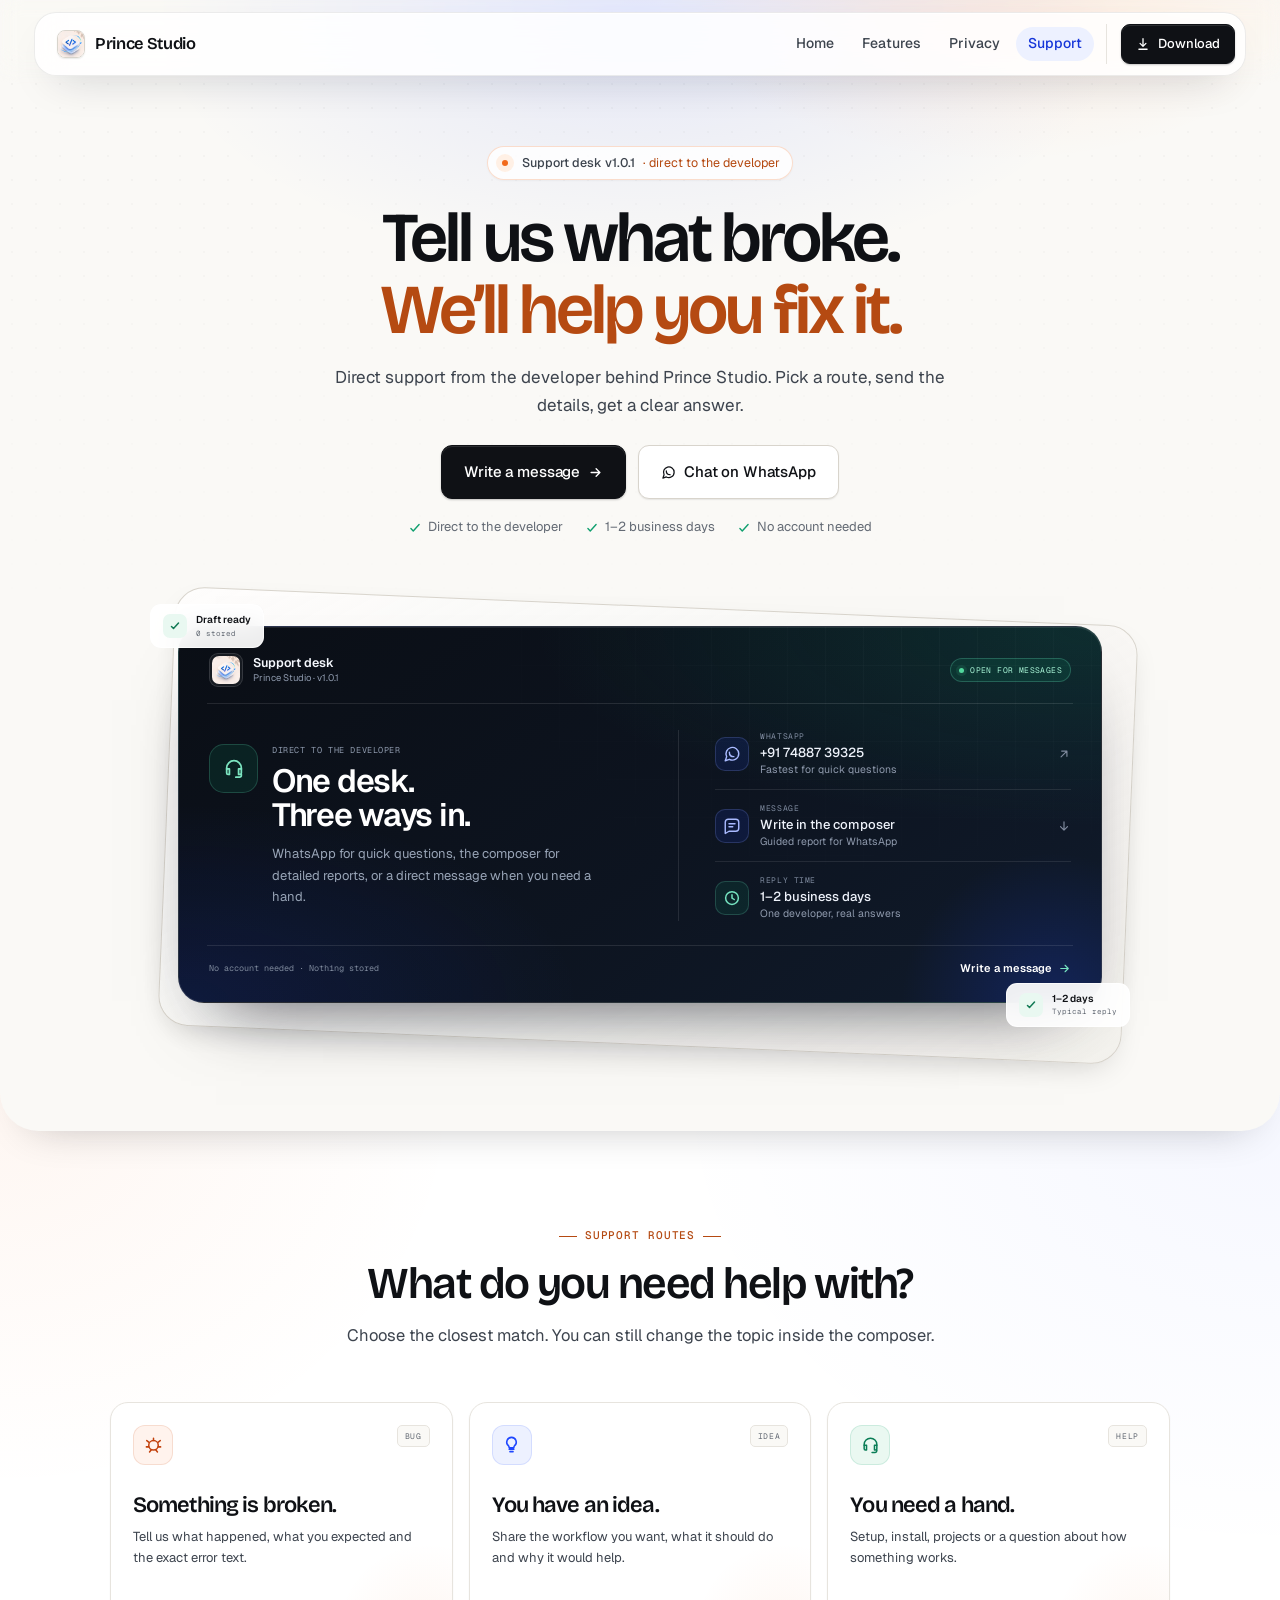
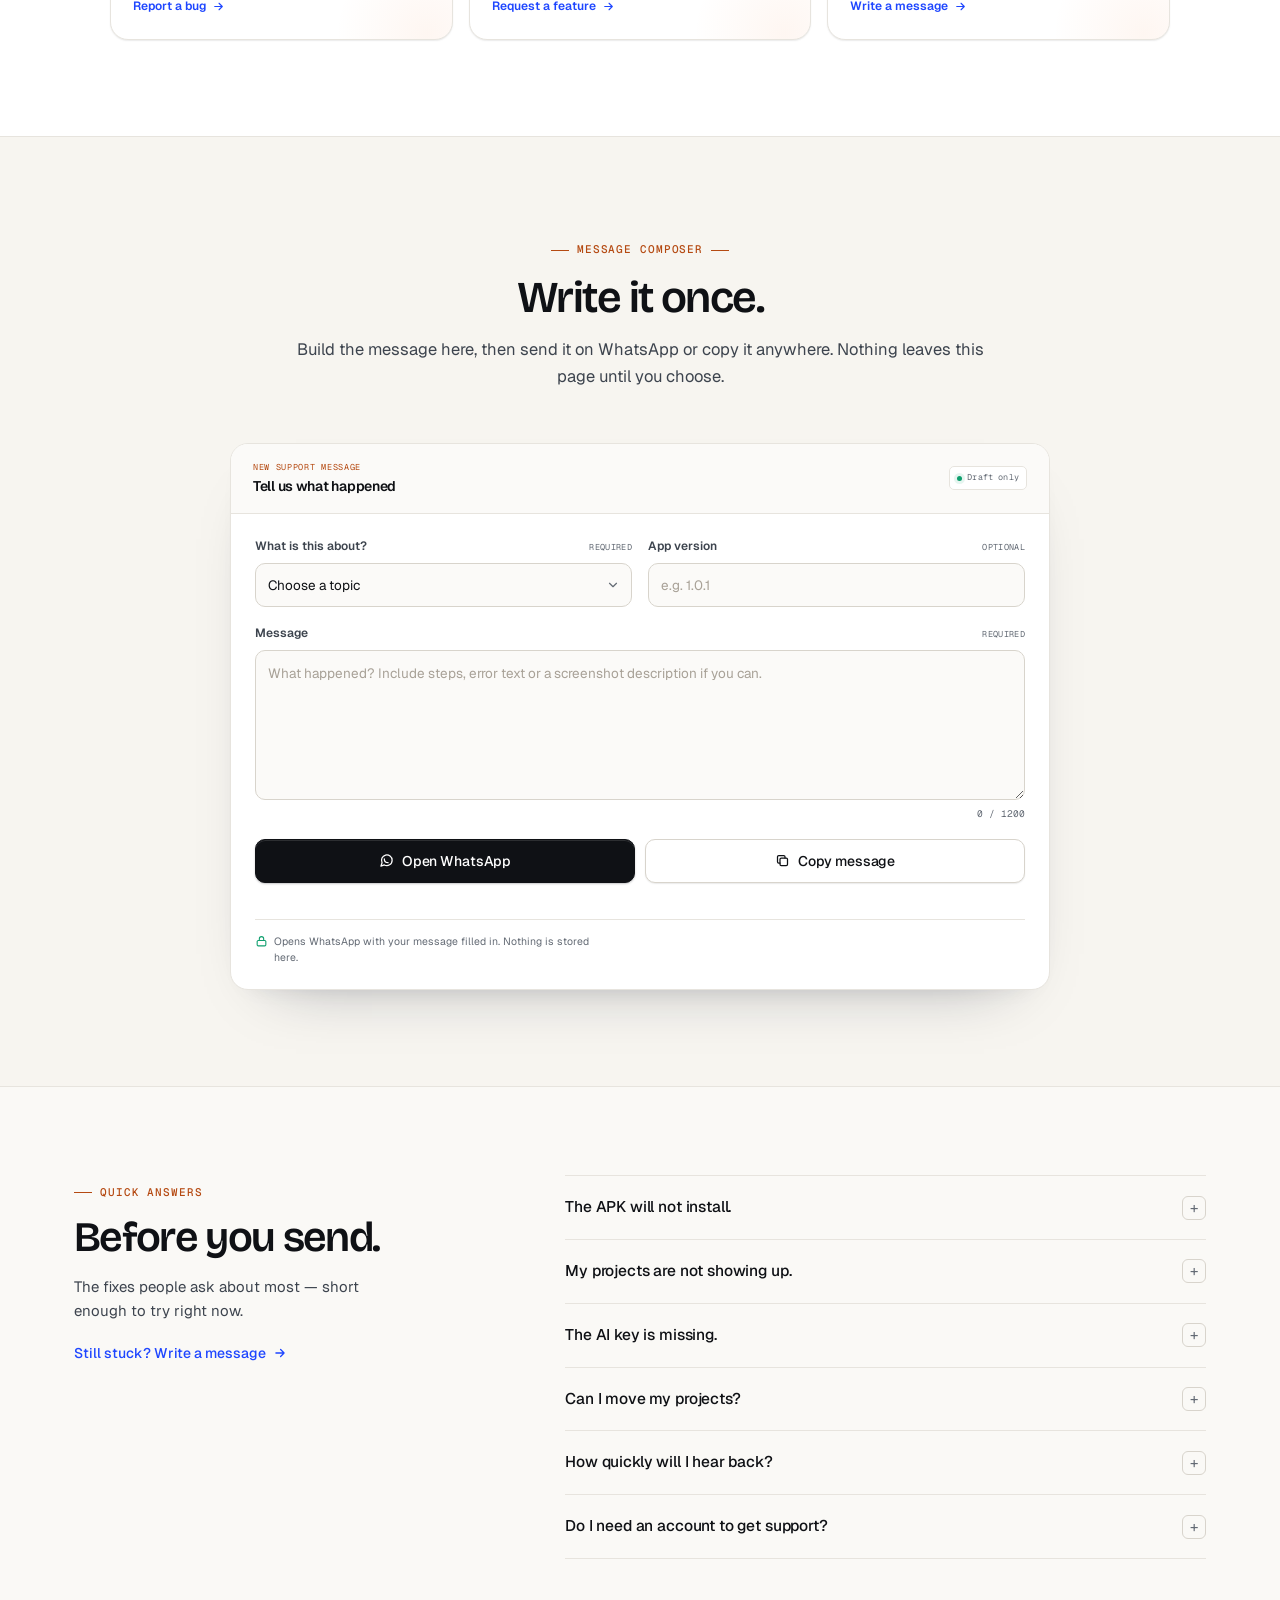
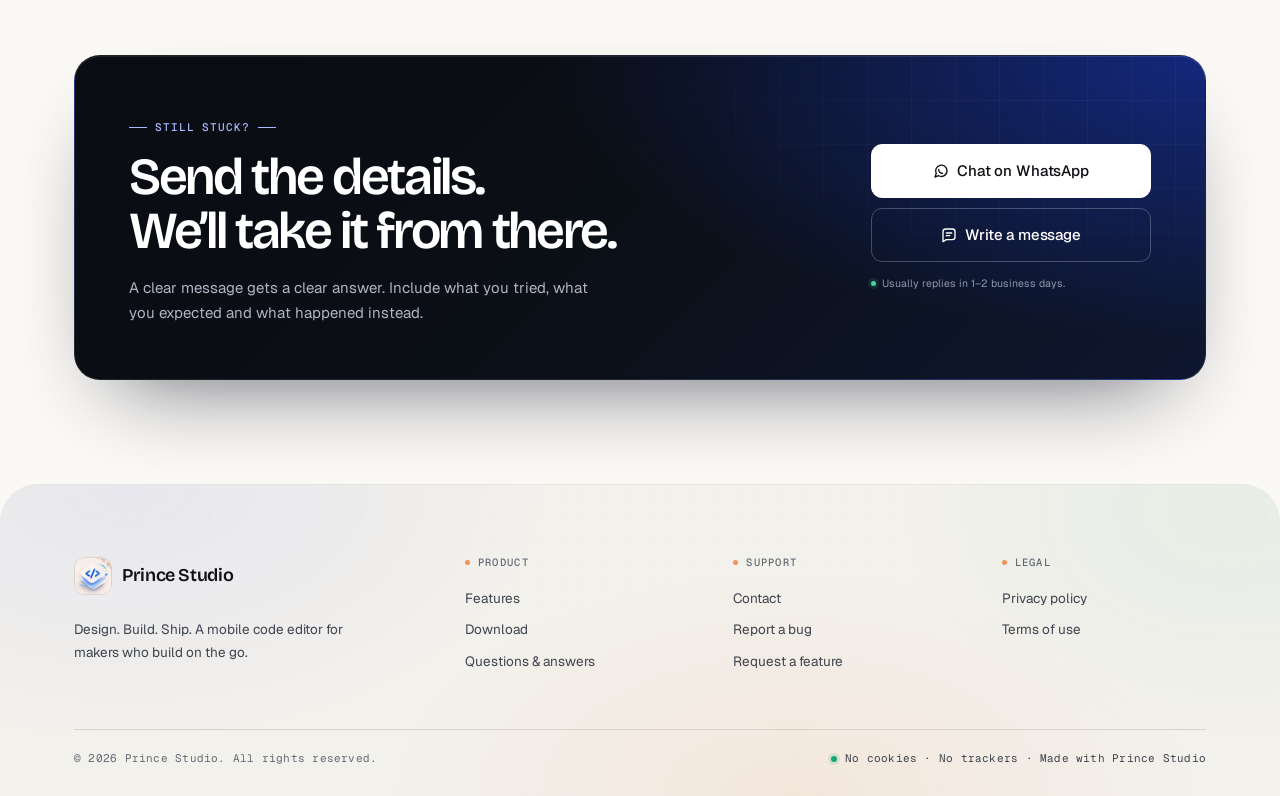
<file: support.html>
<!DOCTYPE html>
<html lang="en">
<head>
  <meta charset="UTF-8" />
  <meta name="viewport" content="width=device-width, initial-scale=1.0" />
  <title>Support &amp; Contact &mdash; Prince Studio</title>
  <meta name="description" content="Get direct support for Prince Studio. Build a detailed message, reach the developer on WhatsApp, and find quick fixes for common setup issues." />
  <meta name="theme-color" content="#faf9f6" />

  <link rel="canonical" href="https://princestudio.princehacks.online/support.html" />
  <meta property="og:type" content="website" />
  <meta property="og:url" content="https://princestudio.princehacks.online/support.html" />
  <meta property="og:site_name" content="Prince Studio" />
  <meta property="og:title" content="Support &amp; Contact &mdash; Prince Studio" />
  <meta property="og:description" content="Direct support from the developer: build a message, open WhatsApp, and fix common setup issues." />
  <meta property="og:image" content="https://princestudio.princehacks.online/assets/images/landing-logo.webp" />
  <meta name="twitter:card" content="summary_large_image" />
  <meta name="twitter:title" content="Support &amp; Contact &mdash; Prince Studio" />
  <meta name="twitter:description" content="Direct support from the developer: build a message, open WhatsApp, and fix common setup issues." />
  <meta name="twitter:image" content="https://princestudio.princehacks.online/assets/images/landing-logo.webp" />

  <link rel="icon" type="image/png" sizes="192x192" href="assets/icons/icon-192.png" />
  <link rel="icon" type="image/png" sizes="64x64" href="assets/icons/favicon-64.png" />
  <link rel="apple-touch-icon" href="assets/icons/apple-touch-icon.png" />
  <link rel="manifest" href="site.webmanifest" />

  <link rel="preconnect" href="https://fonts.googleapis.com" />
  <link rel="preconnect" href="https://fonts.gstatic.com" crossorigin />
  <link href="https://fonts.googleapis.com/css2?family=Bricolage+Grotesque:wght@500;600;700&family=Geist:wght@400;500;600;700&family=Geist+Mono:wght@400;500&display=swap" rel="stylesheet" />

  <link rel="stylesheet" href="css/support.css" />
  <script type="speculationrules">
    {
      "prerender": [{
        "source": "list",
        "urls": ["index.html", "features.html", "privacy.html"],
        "eagerness": "moderate"
      }]
    }
  </script>
  <noscript><style>.reveal{opacity:1;transform:none}</style></noscript>
</head>
<body class="support-page">
  <a class="skip" href="#main">Skip to content</a>

  <header class="site-header">
    <div class="wrap nav-inner">
      <a class="brand" href="index.html" aria-label="Prince Studio home">
        <span class="brand-mark"><img src="assets/icons/nav-icon.png" alt="" width="28" height="28" /></span>
        <span>Prince Studio</span>
      </a>

      <button class="nav-toggle" type="button" aria-label="Toggle menu" aria-expanded="false" aria-controls="navLinks">
        <svg width="20" height="20" viewBox="0 0 24 24" fill="none" stroke="currentColor" stroke-width="2" stroke-linecap="round"><path d="M4 7h16M4 12h16M4 17h16"/></svg>
      </button>

      <nav class="nav-links" id="navLinks" aria-label="Primary">
        <a href="index.html">Home</a>
        <a href="features.html">Features</a>
        <a href="privacy.html">Privacy</a>
        <a href="support.html" aria-current="page">Support</a>
        <span class="nav-cta">
          <a class="btn btn--primary btn--sm" href="downloads/Prince%20Studio%20v1.0.1.apk" download>
            <svg width="14" height="14" viewBox="0 0 24 24" fill="none" stroke="currentColor" stroke-width="2.2" stroke-linecap="round" stroke-linejoin="round"><path d="M12 3v12M7 11l5 5 5-5M5 21h14"/></svg>
            Download
          </a>
        </span>
      </nav>
    </div>
  </header>

  <main id="main">
    <section class="hero sp-support-hero">
      <div class="wrap">
        <div class="hero-copy reveal">
          <span class="pill"><span class="dot"></span> Support desk v1.0.1 <em>&middot; direct to the developer</em></span>
          <h1>Tell us what broke.<br /><span class="accent">We&rsquo;ll help you fix it.</span></h1>
          <p class="lead">Direct support from the developer behind Prince Studio. Pick a route, send the details, get a clear answer.</p>
          <div class="hero-actions">
            <a class="btn btn--primary btn--lg" href="#compose">
              Write a message
              <svg width="15" height="15" viewBox="0 0 24 24" fill="none" stroke="currentColor" stroke-width="2.2" stroke-linecap="round" stroke-linejoin="round"><path d="M5 12h14M13 6l6 6-6 6"/></svg>
            </a>
            <a class="btn btn--secondary btn--lg" href="https://wa.me/917488739325" target="_blank" rel="noopener">
              <svg width="15" height="15" viewBox="0 0 24 24" fill="none" stroke="currentColor" stroke-width="2" stroke-linecap="round" stroke-linejoin="round"><path d="M21 11.5a8.5 8.5 0 0 1-12.5 7.6L3 21l1.9-5.5A8.5 8.5 0 1 1 21 11.5Z"/><path d="M8.5 9.5c0 3.5 2.5 6 6 6"/></svg>
              Chat on WhatsApp
            </a>
          </div>
          <div class="hero-meta">
            <span><svg width="14" height="14" viewBox="0 0 24 24" fill="none" stroke="currentColor" stroke-width="2.4" stroke-linecap="round" stroke-linejoin="round"><path d="m5 13 4 4L19 6"/></svg> Direct to the developer</span>
            <span><svg width="14" height="14" viewBox="0 0 24 24" fill="none" stroke="currentColor" stroke-width="2.4" stroke-linecap="round" stroke-linejoin="round"><path d="m5 13 4 4L19 6"/></svg> 1&ndash;2 business days</span>
            <span><svg width="14" height="14" viewBox="0 0 24 24" fill="none" stroke="currentColor" stroke-width="2.4" stroke-linecap="round" stroke-linejoin="round"><path d="m5 13 4 4L19 6"/></svg> No account needed</span>
          </div>
        </div>

        <div class="sp-hero-stage reveal">
          <aside class="sp-dock" aria-label="Support desk">
            <div class="sp-dock-head">
              <span class="sp-dock-id">
                <span class="sp-dock-logo"><img src="assets/icons/icon-192.png" alt="" width="24" height="24" /></span>
                <span><strong>Support desk</strong><span>Prince Studio &middot; v1.0.1</span></span>
              </span>
              <span class="sp-dock-state"><i aria-hidden="true"></i><span class="sp-dock-state-full">Open for messages</span><span class="sp-dock-state-short">Open now</span></span>
            </div>

            <div class="sp-dock-body">
              <div class="sp-dock-lead">
                <span class="sp-dock-mark" aria-hidden="true">
                  <svg width="22" height="22" viewBox="0 0 24 24" fill="none" stroke="currentColor" stroke-width="1.9" stroke-linecap="round" stroke-linejoin="round"><path d="M4 13v-1a8 8 0 0 1 16 0v1"/><path d="M4 13h3v6H5.5A1.5 1.5 0 0 1 4 17.5V13zM20 13h-3v6h1.5a1.5 1.5 0 0 0 1.5-1.5V13z"/><path d="M20 19v1a2 2 0 0 1-2 2h-4"/></svg>
                </span>
                <div>
                  <span class="sp-dock-kicker">Direct to the developer</span>
                  <strong>One desk.<br />Three ways in.</strong>
                  <p>WhatsApp for quick questions, the composer for detailed reports, or a direct message when you need a hand.</p>
                </div>
              </div>

              <div class="sp-dock-grid">
                <a class="sp-dock-item" href="https://wa.me/917488739325" target="_blank" rel="noopener">
                  <span class="sp-dock-icon" aria-hidden="true">
                    <svg width="18" height="18" viewBox="0 0 24 24" fill="none" stroke="currentColor" stroke-width="1.9" stroke-linecap="round" stroke-linejoin="round"><path d="M21 11.5a8.5 8.5 0 0 1-12.5 7.6L3 21l1.9-5.5A8.5 8.5 0 1 1 21 11.5Z"/><path d="M8.5 9.5c0 3.5 2.5 6 6 6"/></svg>
                  </span>
                  <span class="sp-dock-copy"><span>WhatsApp</span><strong>+91 74887 39325</strong><small>Fastest for quick questions</small></span>
                  <svg class="sp-dock-arrow" width="14" height="14" viewBox="0 0 24 24" fill="none" stroke="currentColor" stroke-width="2" stroke-linecap="round" stroke-linejoin="round" aria-hidden="true"><path d="M7 17 17 7M8 7h9v9"/></svg>
                </a>

                <a class="sp-dock-item" href="#compose">
                  <span class="sp-dock-icon" aria-hidden="true">
                    <svg width="18" height="18" viewBox="0 0 24 24" fill="none" stroke="currentColor" stroke-width="1.9" stroke-linecap="round" stroke-linejoin="round"><path d="M21 15a4 4 0 0 1-4 4H8l-5 3V7a4 4 0 0 1 4-4h10a4 4 0 0 1 4 4z"/><path d="M8 9h8M8 13h5"/></svg>
                  </span>
                  <span class="sp-dock-copy"><span>Message</span><strong>Write in the composer</strong><small>Guided report for WhatsApp</small></span>
                  <svg class="sp-dock-arrow" width="14" height="14" viewBox="0 0 24 24" fill="none" stroke="currentColor" stroke-width="2" stroke-linecap="round" stroke-linejoin="round" aria-hidden="true"><path d="M12 5v14M6 13l6 6 6-6"/></svg>
                </a>

                <div class="sp-dock-item sp-dock-item--static">
                  <span class="sp-dock-icon sp-dock-icon--green" aria-hidden="true">
                    <svg width="18" height="18" viewBox="0 0 24 24" fill="none" stroke="currentColor" stroke-width="2" stroke-linecap="round"><circle cx="12" cy="12" r="8.5"/><path d="M12 7.5V12l3 2"/></svg>
                  </span>
                  <span class="sp-dock-copy"><span>Reply time</span><strong>1&ndash;2 business days</strong><small>One developer, real answers</small></span>
                </div>
              </div>
            </div>

            <div class="sp-dock-foot">
              <span>No account needed &middot; Nothing stored</span>
              <a href="#compose">Write a message <svg width="13" height="13" viewBox="0 0 24 24" fill="none" stroke="currentColor" stroke-width="2" stroke-linecap="round" stroke-linejoin="round" aria-hidden="true"><path d="M5 12h14M13 6l6 6-6 6"/></svg></a>
            </div>
          </aside>

          <div class="hero-float hero-float--a" aria-hidden="true">
            <span class="hero-float__check"><svg width="12" height="12" viewBox="0 0 24 24" fill="none" stroke="currentColor" stroke-width="3" stroke-linecap="round" stroke-linejoin="round"><path d="m5 13 4 4L19 6"/></svg></span>
            <span><strong>Draft ready</strong><small>0 stored</small></span>
          </div>
          <div class="hero-float hero-float--b" aria-hidden="true">
            <span class="hero-float__check"><svg width="12" height="12" viewBox="0 0 24 24" fill="none" stroke="currentColor" stroke-width="3" stroke-linecap="round" stroke-linejoin="round"><path d="m5 13 4 4L19 6"/></svg></span>
            <span><strong>1&ndash;2 days</strong><small>Typical reply</small></span>
          </div>
        </div>
      </div>
    </section>

    <section class="section sp-help-section" id="channels" aria-labelledby="help-title">
      <div class="wrap">
        <div class="s-head reveal">
          <span class="eyebrow">Support routes</span>
          <h2 id="help-title">What do you need help with?</h2>
          <p>Choose the closest match. You can still change the topic inside the composer.</p>
        </div>

        <div class="sp-help-grid">
          <a class="sp-help-card reveal" id="bugs" href="#compose" data-support-topic="Bug report">
            <span class="sp-help-top">
              <span class="sp-help-icon sp-help-icon--bug" aria-hidden="true">
                <svg width="19" height="19" viewBox="0 0 24 24" fill="none" stroke="currentColor" stroke-width="1.9" stroke-linecap="round" stroke-linejoin="round"><circle cx="12" cy="13" r="6"/><path d="M12 7V4M6 9 3.5 7M18 9l2.5-2M6 15H3M18 15h3M9 19l-2 2.5M15 19l2 2.5"/></svg>
              </span>
              <span class="sp-help-tag">Bug</span>
            </span>
            <h3>Something is broken.</h3>
            <p>Tell us what happened, what you expected and the exact error text.</p>
            <span class="sp-help-link">Report a bug <svg width="13" height="13" viewBox="0 0 24 24" fill="none" stroke="currentColor" stroke-width="2" stroke-linecap="round" stroke-linejoin="round" aria-hidden="true"><path d="M5 12h14M13 6l6 6-6 6"/></svg></span>
          </a>

          <a class="sp-help-card reveal" id="features" href="#compose" data-support-topic="Feature request">
            <span class="sp-help-top">
              <span class="sp-help-icon sp-help-icon--idea" aria-hidden="true">
                <svg width="19" height="19" viewBox="0 0 24 24" fill="none" stroke="currentColor" stroke-width="1.9" stroke-linecap="round" stroke-linejoin="round"><path d="M9 18h6M10 21h4M12 3a6 6 0 0 0-4 10.5c.7.6 1 1.5 1 2.5h6c0-1 .3-1.9 1-2.5A6 6 0 0 0 12 3Z"/></svg>
              </span>
              <span class="sp-help-tag">Idea</span>
            </span>
            <h3>You have an idea.</h3>
            <p>Share the workflow you want, what it should do and why it would help.</p>
            <span class="sp-help-link">Request a feature <svg width="13" height="13" viewBox="0 0 24 24" fill="none" stroke="currentColor" stroke-width="2" stroke-linecap="round" stroke-linejoin="round" aria-hidden="true"><path d="M5 12h14M13 6l6 6-6 6"/></svg></span>
          </a>

          <a class="sp-help-card reveal" href="#compose" data-support-topic="Setup help">
            <span class="sp-help-top">
              <span class="sp-help-icon sp-help-icon--help" aria-hidden="true">
                <svg width="19" height="19" viewBox="0 0 24 24" fill="none" stroke="currentColor" stroke-width="1.9" stroke-linecap="round" stroke-linejoin="round"><path d="M4 13v-1a8 8 0 0 1 16 0v1"/><path d="M4 13h3v6H5.5A1.5 1.5 0 0 1 4 17.5V13zM20 13h-3v6h1.5a1.5 1.5 0 0 0 1.5-1.5V13z"/><path d="M20 19v1a2 2 0 0 1-2 2h-4"/></svg>
              </span>
              <span class="sp-help-tag">Help</span>
            </span>
            <h3>You need a hand.</h3>
            <p>Setup, install, projects or a question about how something works.</p>
            <span class="sp-help-link">Write a message <svg width="13" height="13" viewBox="0 0 24 24" fill="none" stroke="currentColor" stroke-width="2" stroke-linecap="round" stroke-linejoin="round" aria-hidden="true"><path d="M5 12h14M13 6l6 6-6 6"/></svg></span>
          </a>
        </div>
      </div>
    </section>

    <section class="section sp-compose-section" id="compose" aria-labelledby="compose-title">
      <div class="wrap">
        <div class="s-head reveal">
          <span class="eyebrow">Message composer</span>
          <h2 id="compose-title">Write it once.</h2>
          <p>Build the message here, then send it on WhatsApp or copy it anywhere. Nothing leaves this page until you choose.</p>
        </div>

        <div class="sp-composer-grid">
          <form class="sp-form reveal" data-support-form novalidate>
            <div class="sp-form-head">
              <span class="sp-form-head-copy">
                <span class="sp-form-kicker">New support message</span>
                <strong>Tell us what happened</strong>
              </span>
              <span class="sp-form-flag"><i aria-hidden="true"></i>Draft only</span>
            </div>

            <div class="sp-form-body">
              <div class="sp-form-row">
                <label class="sp-field">
                  <span class="sp-label">What is this about? <em>Required</em></span>
                  <span class="sp-select-wrap">
                    <select class="sp-select" id="sp-topic" name="topic" required>
                      <option value="" selected disabled>Choose a topic</option>
                      <option value="Bug report" data-subject="Bug report">Something is broken</option>
                      <option value="Setup help" data-subject="Setup help">Setup or install help</option>
                      <option value="Feature request" data-subject="Feature request">Feature request</option>
                      <option value="Project or data question" data-subject="Project question">Project or data question</option>
                      <option value="Something else" data-subject="Support request">Something else</option>
                    </select>
                    <svg width="14" height="14" viewBox="0 0 24 24" fill="none" stroke="currentColor" stroke-width="2" stroke-linecap="round" stroke-linejoin="round" aria-hidden="true"><path d="m6 9 6 6 6-6"/></svg>
                  </span>
                </label>

                <label class="sp-field">
                  <span class="sp-label">App version <em>Optional</em></span>
                  <input class="sp-input" id="sp-version" name="version" type="text" maxlength="24" placeholder="e.g. 1.0.1" inputmode="decimal" autocomplete="off" />
                </label>
              </div>

              <label class="sp-field sp-field--message">
                <span class="sp-label">Message <em>Required</em></span>
                <textarea class="sp-textarea" id="sp-message" name="message" maxlength="1200" placeholder="What happened? Include steps, error text or a screenshot description if you can." aria-describedby="sp-count sp-form-note" required></textarea>
              </label>
              <div class="sp-count" id="sp-count" data-sp-count>0 / 1200</div>

              <div class="sp-form-actions">
                <button class="btn btn--primary" type="submit">
                  <svg width="15" height="15" viewBox="0 0 24 24" fill="none" stroke="currentColor" stroke-width="2" stroke-linecap="round" stroke-linejoin="round" aria-hidden="true"><path d="M21 11.5a8.5 8.5 0 0 1-12.5 7.6L3 21l1.9-5.5A8.5 8.5 0 1 1 21 11.5Z"/><path d="M8.5 9.5c0 3.5 2.5 6 6 6"/></svg>
                  Open WhatsApp
                </button>
                <button class="btn btn--secondary" type="button" data-sp-copy>
                  <svg width="15" height="15" viewBox="0 0 24 24" fill="none" stroke="currentColor" stroke-width="2" stroke-linecap="round" stroke-linejoin="round" aria-hidden="true"><rect x="8" y="8" width="12" height="12" rx="2"/><path d="M16 8V6a2 2 0 0 0-2-2H6a2 2 0 0 0-2 2v8a2 2 0 0 0 2 2h2"/></svg>
                  Copy message
                </button>
              </div>

              <p class="sp-status" data-sp-status role="status" aria-live="polite"></p>

              <div class="sp-form-foot">
                <p class="sp-form-note" id="sp-form-note">
                  <svg width="13" height="13" viewBox="0 0 24 24" fill="none" stroke="currentColor" stroke-width="2" stroke-linecap="round" stroke-linejoin="round" aria-hidden="true"><rect x="4" y="10" width="16" height="10" rx="2"/><path d="M8 10V7a4 4 0 0 1 8 0v3"/></svg>
                  Opens WhatsApp with your message filled in. Nothing is stored here.
                </p>
              </div>
            </div>
          </form>
        </div>
      </div>
    </section>

    <section class="section sp-faq-section" id="questions" aria-labelledby="questions-title">
      <div class="wrap">
        <div class="faq-layout">
          <div class="faq-aside reveal">
            <span class="eyebrow">Quick answers</span>
            <h2 id="questions-title">Before you send.</h2>
            <p>The fixes people ask about most &mdash; short enough to try right now.</p>
            <a class="link-arrow" href="#compose">
              Still stuck? Write a message
              <svg width="14" height="14" viewBox="0 0 24 24" fill="none" stroke="currentColor" stroke-width="2.2" stroke-linecap="round" stroke-linejoin="round"><path d="M5 12h14M13 6l6 6-6 6"/></svg>
            </a>
          </div>

          <div class="faq-list reveal">
            <details class="faq-item">
              <summary>The APK will not install.</summary>
              <p>Allow <strong>Install unknown apps</strong> for your browser, check free storage, then open the downloaded APK again. On some phones the setting lives under Apps &rarr; Special access.</p>
            </details>
            <details class="faq-item">
              <summary>My projects are not showing up.</summary>
              <p>Grant <strong>All files access</strong> for Prince Studio in Android settings, then refresh the project list. Existing files in the <code>PrinceStudio</code> folder should appear again.</p>
            </details>
            <details class="faq-item">
              <summary>The AI key is missing.</summary>
              <p>Open Settings, choose your provider, paste the key, save, and try a short prompt. Keys stay encrypted on your device with Android Keystore.</p>
            </details>
            <details class="faq-item">
              <summary>Can I move my projects?</summary>
              <p>Yes. Export the project as a ZIP, transfer it to the other device, then import it there. The folder stays plain HTML, CSS and JavaScript.</p>
            </details>
            <details class="faq-item">
              <summary>How quickly will I hear back?</summary>
              <p>Usually within 1&ndash;2 business days. WhatsApp is typically faster for short questions. Detailed bug reports may take a little longer to reproduce.</p>
            </details>
            <details class="faq-item">
              <summary>Do I need an account to get support?</summary>
              <p>No. You can message the developer directly on WhatsApp. An account is only needed if you choose to publish a project to GitHub Pages.</p>
            </details>
          </div>
        </div>
      </div>
    </section>

    <section class="sp-final-section" id="contact" aria-labelledby="contact-title">
      <div class="wrap">
        <div class="sp-final reveal">
          <div class="sp-final-copy">
            <span class="eyebrow">Still stuck?</span>
            <h2 id="contact-title">Send the details.<br />We&rsquo;ll take it from there.</h2>
            <p>A clear message gets a clear answer. Include what you tried, what you expected and what happened instead.</p>
          </div>
          <div class="sp-final-actions">
            <a class="btn btn--light btn--lg" href="https://wa.me/917488739325" target="_blank" rel="noopener">
              <svg width="16" height="16" viewBox="0 0 24 24" fill="none" stroke="currentColor" stroke-width="2" stroke-linecap="round" stroke-linejoin="round" aria-hidden="true"><path d="M21 11.5a8.5 8.5 0 0 1-12.5 7.6L3 21l1.9-5.5A8.5 8.5 0 1 1 21 11.5Z"/><path d="M8.5 9.5c0 3.5 2.5 6 6 6"/></svg>
              Chat on WhatsApp
            </a>
            <a class="btn btn--ghost-light btn--lg" href="#compose">
              <svg width="16" height="16" viewBox="0 0 24 24" fill="none" stroke="currentColor" stroke-width="2" stroke-linecap="round" stroke-linejoin="round" aria-hidden="true"><path d="M21 15a4 4 0 0 1-4 4H8l-5 3V7a4 4 0 0 1 4-4h10a4 4 0 0 1 4 4z"/><path d="M8 9h8M8 13h5"/></svg>
              Write a message
            </a>
            <span class="sp-final-note"><i aria-hidden="true"></i>Usually replies in 1&ndash;2 business days.</span>
          </div>
        </div>
      </div>
    </section>
  </main>

  <footer class="site-footer">
    <div class="wrap">
      <div class="footer-grid">
        <div class="footer-brand">
          <a class="brand" href="index.html">
            <span class="brand-mark"><img src="assets/icons/nav-icon.png" alt="" width="28" height="28" loading="lazy" /></span>
            <span>Prince Studio</span>
          </a>
          <p>Design. Build. Ship. A mobile code editor for makers who build on the go.</p>
        </div>
        <div class="footer-col">
          <h3>Product</h3>
          <a href="features.html">Features</a>
          <a href="downloads/Prince%20Studio%20v1.0.1.apk" download>Download</a>
          <a href="index.html#faq">Questions &amp; answers</a>
        </div>
        <div class="footer-col">
          <h3>Support</h3>
          <a href="support.html">Contact</a>
          <a href="support.html#bugs">Report a bug</a>
          <a href="support.html#features">Request a feature</a>
        </div>
        <div class="footer-col">
          <h3>Legal</h3>
          <a href="privacy.html">Privacy policy</a>
          <a href="privacy.html#terms">Terms of use</a>
        </div>
      </div>
      <div class="footer-bottom">
        <span>&copy; <span data-year>2026</span> Prince Studio. All rights reserved.</span>
        <span>No cookies &middot; No trackers &middot; Made with Prince Studio</span>
      </div>
    </div>
  </footer>

  <script src="js/support.js"></script>
</body>
</html>
</file>
<file: css/index.css>
:root {
  color-scheme: light;
  --bg: #faf9f6;
  --surface: #ffffff;
  --surface-2: #f4f2ed;
  --surface-3: #eeebe5;
  --ink: #0f1115;
  --ink-2: #3d444e;
  --muted: #636a74;
  --line: #e7e4de;
  --line-2: #d8d4cc;
  --accent: #1e46ff;
  --accent-deep: #1636d9;
  --accent-soft: #edf1ff;
  --orange: #f26a1b;
  --orange-deep: #b54a12;
  --orange-soft: #fff0e5;
  --orange-light: #ffb27a;
  --teal: #0fbfa5;
  --green: #0f9f6e;
  --dark: #0c0f14;
  --dark-2: #12161d;
  --radius: 12px;
  --radius-lg: 20px;
  --section-round: clamp(24px, 3vw, 44px);
  --shadow-sm: 0 1px 2px rgba(15, 17, 21, 0.06), 0 1px 1px rgba(15, 17, 21, 0.03);
  --shadow-md: 0 12px 32px -12px rgba(15, 17, 21, 0.18);
  --shadow-lg: 0 40px 80px -30px rgba(15, 23, 42, 0.28), 0 12px 30px -20px rgba(15, 23, 42, 0.12);
  --font-display: "Bricolage Grotesque", "Geist", ui-sans-serif, system-ui, -apple-system, "Segoe UI", Roboto, sans-serif;
  --font-body: "Geist", "Inter", ui-sans-serif, system-ui, -apple-system, "Segoe UI", Roboto, sans-serif;
  --font-mono: "Geist Mono", "JetBrains Mono", ui-monospace, "SFMono-Regular", Consolas, monospace;
  --max: 1180px;
  --header-offset: 84px;
  --scrollbar-thumb: rgba(15, 17, 21, 0.28);
  --scrollbar-thumb-hover: rgba(30, 70, 255, 0.62);
  --scrollbar-thumb-active: rgba(30, 70, 255, 0.82);
}

* { box-sizing: border-box; }

html {
  scroll-behavior: smooth;
  -webkit-text-size-adjust: 100%;
  -webkit-tap-highlight-color: transparent;
}

body {
  margin: 0;
  min-height: 100vh;
  background: var(--bg);
  color: var(--ink);
  font-family: var(--font-body);
  font-size: 16px;
  line-height: 1.6;
  -webkit-font-smoothing: antialiased;
  overflow-x: hidden;
}

::selection { background: var(--accent); color: #fff; }

@view-transition { navigation: auto; }

::view-transition-old(root) { animation: fadeOut 0.2s ease both; }
::view-transition-new(root) { animation: fadeIn 0.35s ease both; }

@keyframes fadeOut { to { opacity: 0; } }
@keyframes fadeIn { from { opacity: 0; } }

a { color: inherit; }
img { max-width: 100%; display: block; }
code { font-family: var(--font-mono); }

h1, h2, h3, h4 {
  margin: 0;
  font-family: var(--font-display);
  font-optical-sizing: auto;
  font-weight: 600;
  line-height: 1.12;
  letter-spacing: -0.03em;
}

p { margin: 0; }

:focus-visible {
  outline: 2px solid var(--accent);
  outline-offset: 3px;
  border-radius: 4px;
}

::-webkit-scrollbar {
  width: 12px;
  height: 12px;
}

::-webkit-scrollbar-track {
  background: transparent;
}

::-webkit-scrollbar-thumb {
  border: 3px solid transparent;
  border-radius: 999px;
  background: var(--scrollbar-thumb);
  background-clip: padding-box;
}

::-webkit-scrollbar-thumb:hover {
  background: var(--scrollbar-thumb-hover);
  background-clip: padding-box;
}

::-webkit-scrollbar-thumb:active {
  background: var(--scrollbar-thumb-active);
  background-clip: padding-box;
}

::-webkit-scrollbar-button,
::-webkit-scrollbar-corner {
  display: none;
  background: transparent;
}

@supports (-moz-appearance: none) {
  html {
    scrollbar-width: thin;
    scrollbar-color: var(--scrollbar-thumb) transparent;
  }
}

.wrap {
  width: 100%;
  max-width: var(--max);
  margin: 0 auto;
  padding: 0 24px;
}

.skip {
  position: absolute;
  left: -9999px;
  top: 12px;
  padding: 10px 14px;
  border-radius: 8px;
  background: var(--ink);
  color: #fff;
  font-size: 13px;
  font-weight: 500;
  text-decoration: none;
  z-index: 999;
}
.skip:focus { left: 18px; }

.eyebrow {
  display: inline-flex;
  align-items: center;
  gap: 8px;
  font-family: var(--font-mono);
  font-size: 11px;
  font-weight: 500;
  letter-spacing: 0.08em;
  text-transform: uppercase;
  color: var(--orange-deep);
}

.eyebrow::before {
  content: "";
  width: 18px;
  height: 1px;
  background: currentColor;
}

.section { padding: 96px 0; }

.s-head {
  max-width: 700px;
  margin: 0 auto 52px;
  text-align: center;
}

.s-head .eyebrow::after {
  content: "";
  width: 18px;
  height: 1px;
  background: currentColor;
}

.s-head h2 {
  margin-top: 14px;
  font-size: clamp(30px, 3.6vw, 44px);
  letter-spacing: -0.035em;
  text-wrap: balance;
}

.s-head p {
  margin-top: 14px;
  color: var(--ink-2);
  font-size: 16.5px;
  line-height: 1.65;
}

.s-head--left {
  margin-left: 0;
  text-align: left;
}

/* Header */

.site-header {
  position: sticky;
  top: 0;
  z-index: 60;
  padding: 12px 20px 8px;
  background: transparent;
  transition: transform 0.35s cubic-bezier(0.2, 0.7, 0.2, 1);
  will-change: transform;
}

.site-header.is-hidden { transform: translateY(calc(-100% - 4px)); }

.features-page main,
.privacy-page main,
.support-page main { margin-top: calc(var(--header-offset) * -1); }

.site-header.is-scrolled .nav-inner {
  background: rgba(255, 255, 255, 0.92);
  border-color: rgba(15, 17, 21, 0.1);
  box-shadow: 0 18px 44px -18px rgba(15, 23, 42, 0.32), inset 0 1px 0 rgba(255, 255, 255, 0.9);
}

.scroll-progress {
  position: fixed;
  inset: 0 0 auto;
  z-index: 120;
  height: 2px;
  pointer-events: none;
}

.scroll-progress i {
  display: block;
  height: 100%;
  background: var(--accent);
  transform: scaleX(0);
  transform-origin: 0 50%;
}

.site-header::before {
  content: "";
  position: absolute;
  inset: 0;
  z-index: 0;
  pointer-events: none;
  backdrop-filter: blur(10px) saturate(140%);
  -webkit-backdrop-filter: blur(10px) saturate(140%);
  -webkit-mask-image: linear-gradient(180deg, #000 0%, #000 55%, transparent 100%);
  mask-image: linear-gradient(180deg, #000 0%, #000 55%, transparent 100%);
}

.nav-inner {
  z-index: 1;
  position: relative;
  display: flex;
  align-items: center;
  gap: 24px;
  height: 64px;
  max-width: calc(var(--max) + 32px);
  padding: 0 10px 0 22px;
  background: rgba(255, 255, 255, 0.86);
  border: 1px solid rgba(15, 17, 21, 0.08);
  border-radius: 22px;
  box-shadow: 0 18px 44px -22px rgba(15, 23, 42, 0.28), inset 0 1px 0 rgba(255, 255, 255, 0.9);
  backdrop-filter: saturate(180%) blur(16px);
  -webkit-backdrop-filter: saturate(180%) blur(16px);
}

.brand {
  display: inline-flex;
  align-items: center;
  gap: 10px;
  color: var(--ink);
  text-decoration: none;
  font-family: var(--font-display);
  font-size: 16.5px;
  font-weight: 600;
  letter-spacing: -0.02em;
  white-space: nowrap;
  flex-shrink: 0;
}

.brand-mark {
  width: 28px;
  height: 28px;
  border-radius: 8px;
  overflow: hidden;
  border: 1px solid var(--line-2);
  box-shadow: var(--shadow-sm);
  flex-shrink: 0;
  transition: transform 0.2s ease, box-shadow 0.2s ease;
}

.brand:hover .brand-mark {
  transform: translateY(-1px);
  box-shadow: 0 6px 14px -8px rgba(15, 17, 21, 0.35), var(--shadow-sm);
}

.brand-mark img {
  width: 100%;
  height: 100%;
  object-fit: cover;
  transform: scale(1.2);
}

.nav-links {
  display: flex;
  align-items: center;
  gap: 4px;
  margin-left: auto;
}

.nav-links > a {
  padding: 8px 12px;
  border-radius: 999px;
  color: var(--ink-2);
  text-decoration: none;
  font-size: 14px;
  font-weight: 500;
  line-height: 1.25;
  transition: color 0.15s ease, background 0.15s ease;
}

.nav-links > a:hover {
  background: var(--surface-2);
  color: var(--ink);
}

.nav-links > a[aria-current="page"] {
  background: var(--accent-soft);
  color: var(--accent-deep);
}

.nav-links > a[aria-current="page"]::after { display: none; }

.nav-cta {
  margin-left: 8px;
  padding-left: 14px;
  border-left: 1px solid var(--line);
}

.nav-cta .btn svg { transition: transform 0.18s ease; }
.nav-cta .btn:hover svg { transform: translateY(2px); }

.nav-toggle {
  display: none;
  align-items: center;
  justify-content: center;
  width: 40px;
  height: 40px;
  margin-left: auto;
  border: 1px solid var(--line-2);
  border-radius: 12px;
  background: var(--surface);
  color: var(--ink);
  cursor: pointer;
  box-shadow: var(--shadow-sm);
  transition: background 0.15s ease, border-color 0.15s ease, color 0.15s ease;
}

.nav-toggle:hover {
  background: var(--surface-2);
}

.nav-toggle[aria-expanded="true"] {
  background: var(--ink);
  border-color: var(--ink);
  color: #fff;
}

/* Buttons */

.btn {
  display: inline-flex;
  align-items: center;
  justify-content: center;
  gap: 8px;
  padding: 12px 18px;
  border: 1px solid transparent;
  border-radius: 10px;
  font-family: var(--font-body);
  font-size: 14px;
  font-weight: 500;
  letter-spacing: -0.01em;
  text-decoration: none;
  white-space: nowrap;
  cursor: pointer;
  transition: background 0.15s ease, color 0.15s ease, border-color 0.15s ease, transform 0.15s ease, box-shadow 0.15s ease;
}

.btn svg { flex-shrink: 0; }

.btn--primary {
  background: var(--ink);
  color: #fff;
  border-color: var(--ink);
  box-shadow: 0 1px 2px rgba(15, 17, 21, 0.24), inset 0 1px 0 rgba(255, 255, 255, 0.12);
}

.btn--primary:hover {
  background: #1c2029;
  transform: translateY(-1px);
  box-shadow: 0 8px 20px -8px rgba(15, 17, 21, 0.45);
}

.btn--secondary {
  background: var(--surface);
  color: var(--ink);
  border-color: var(--line-2);
  box-shadow: var(--shadow-sm);
}

.btn--secondary:hover {
  border-color: #b9b4aa;
  transform: translateY(-1px);
  box-shadow: var(--shadow-md);
}

.btn--light {
  background: #fff;
  color: var(--ink);
  border-color: #fff;
}

.btn--light:hover {
  transform: translateY(-1px);
  box-shadow: 0 10px 24px -10px rgba(0, 0, 0, 0.5);
}

.btn--ghost-light {
  background: transparent;
  color: #fff;
  border-color: rgba(255, 255, 255, 0.24);
}

.btn--ghost-light:hover {
  background: rgba(255, 255, 255, 0.08);
  border-color: rgba(255, 255, 255, 0.4);
}

.btn--sm {
  padding: 9px 14px;
  font-size: 13px;
  border-radius: 9px;
}

.btn--lg {
  padding: 14px 22px;
  font-size: 15px;
  border-radius: 11px;
}

.link-arrow {
  display: inline-flex;
  align-items: center;
  gap: 7px;
  color: var(--accent);
  font-size: 14px;
  font-weight: 500;
  text-decoration: none;
}

.link-arrow svg { transition: transform 0.15s ease; }
.link-arrow:hover svg { transform: translateX(3px); }

/* Hero */

.hero {
  position: relative;
  padding: 62px 0 0;
}

.hero:has(+ .app-proof) {
  z-index: 1;
  background: var(--bg);
  border-radius: 0 0 var(--section-round) var(--section-round);
  box-shadow: 0 24px 44px -32px rgba(15, 17, 21, 0.3);
}

.hero::before {
  content: "";
  position: absolute;
  inset: -220px 0 auto;
  height: 780px;
  background:
    radial-gradient(500px 300px at 78% 22%, rgba(242, 106, 27, 0.11), transparent 70%),
    radial-gradient(720px 380px at 50% 30%, rgba(30, 70, 255, 0.1), transparent 68%);
  pointer-events: none;
  translate: calc(var(--mx, 0) * 16px) calc(var(--my, 0) * 12px);
  transition: translate 0.5s ease-out;
}

.hero::after {
  content: "";
  position: absolute;
  inset: 0;
  background-image: radial-gradient(circle, rgba(15, 17, 21, 0.1) 1px, transparent 1px);
  background-size: 24px 24px;
  opacity: 0.32;
  mask-image: linear-gradient(180deg, #000 0%, transparent 62%);
  -webkit-mask-image: linear-gradient(180deg, #000 0%, transparent 62%);
  pointer-events: none;
}

.hero-copy {
  position: relative;
  z-index: 1;
  max-width: 1020px;
  margin: 0 auto;
  text-align: center;
}

.pill {
  display: inline-flex;
  align-items: center;
  gap: 8px;
  padding: 6px 12px 6px 8px;
  border: 1px solid rgba(242, 106, 27, 0.22);
  border-radius: 99px;
  background: var(--surface);
  box-shadow: var(--shadow-sm), 0 4px 14px -10px rgba(242, 106, 27, 0.4);
  font-size: 12.5px;
  font-weight: 500;
  color: var(--ink-2);
}

.pill .dot {
  width: 18px;
  height: 18px;
  border-radius: 50%;
  background: var(--orange-soft);
  display: inline-flex;
  align-items: center;
  justify-content: center;
}

.pill .dot::after {
  content: "";
  width: 6px;
  height: 6px;
  border-radius: 50%;
  background: linear-gradient(145deg, #ff8e3d, var(--orange));
  box-shadow: 0 0 0 2px rgba(242, 106, 27, 0.08);
}

.pill em {
  font-style: normal;
  color: var(--orange-deep);
  font-weight: 400;
}

.hero h1 {
  margin: 22px auto 0;
  max-width: 1040px;
  font-size: clamp(44px, 5.6vw, 70px);
  font-weight: 600;
  letter-spacing: -0.045em;
  line-height: 1.03;
}

.hero h1 .accent { color: var(--orange-deep); }

.lead {
  margin: 18px auto 0;
  max-width: 640px;
  color: var(--ink-2);
  font-size: 17px;
  line-height: 1.62;
}

.hero-actions {
  display: flex;
  flex-wrap: wrap;
  justify-content: center;
  gap: 12px;
  margin-top: 26px;
}

.hero-meta {
  display: flex;
  flex-wrap: wrap;
  justify-content: center;
  gap: 8px 22px;
  margin-top: 18px;
  font-size: 13px;
  color: var(--muted);
}

.hero-meta span {
  display: inline-flex;
  align-items: center;
  gap: 6px;
}

.hero-meta svg { color: var(--green); }

.hero-float {
  position: absolute;
  z-index: 3;
  display: none;
  align-items: center;
  gap: 9px;
  padding: 9px 12px;
  border: 1px solid rgba(255, 255, 255, 0.7);
  border-radius: 11px;
  background: rgba(255, 255, 255, 0.92);
  box-shadow: 0 18px 34px -22px rgba(15, 23, 42, 0.48);
  backdrop-filter: blur(14px);
  -webkit-backdrop-filter: blur(14px);
  animation: heroFloatBob 7s ease-in-out infinite;
}

.hero-float--a {
  top: 22px;
  left: 0;
}

.hero-float--b {
  right: 0;
  bottom: 20px;
  animation-delay: 1.4s;
}

.hero-float__check {
  display: inline-flex;
  align-items: center;
  justify-content: center;
  width: 24px;
  height: 24px;
  flex-shrink: 0;
  border-radius: 7px;
  background: #e9f8f1;
  color: #127a55;
}

.hero-float > span:last-child {
  display: flex;
  flex-direction: column;
  line-height: 1.25;
}

.hero-float strong {
  font-size: 10px;
  font-weight: 600;
  color: var(--ink);
}

.hero-float small {
  margin-top: 2px;
  color: var(--muted);
  font-family: var(--font-mono);
  font-size: 7.5px;
}

@keyframes heroFloatBob {
  0%, 100% { transform: translateY(0); }
  50% { transform: translateY(-6px); }
}

@media (min-width: 981px) {
  .hero-float { display: flex; }
}

@media (prefers-reduced-motion: reduce) {
  .hero-float { animation: none; }
}

/* Product showcase */

.showcase {
  position: relative;
  z-index: 2;
  max-width: 1132px;
  margin: 44px auto 0;
}

.showcase::before {
  content: "";
  position: absolute;
  inset: -34px 0 -46px;
  z-index: -1;
  background:
    radial-gradient(42% 44% at 76% 76%, rgba(242, 106, 27, 0.13), transparent 72%),
    radial-gradient(58% 54% at 50% 38%, rgba(30, 70, 255, 0.14), transparent 72%);
  filter: blur(28px);
  pointer-events: none;
}

.showcase::after {
  content: "";
  position: absolute;
  z-index: 0;
  inset: 20px 0 -28px;
  border: 1px solid var(--line-2);
  border-radius: 30px;
  background: linear-gradient(150deg, rgba(255, 255, 255, 0.84), rgba(238, 235, 229, 0.6));
  box-shadow: var(--shadow-md);
  transform: rotate(2.7deg);
  pointer-events: none;
}

.showcase > .window {
  z-index: 1;
  width: calc(100% - 64px);
  margin-inline: auto;
}

@media (max-width: 900px) {
  .showcase > .window { width: calc(100% - 48px); }
}

@media (max-width: 720px) {
  .showcase > .window { width: calc(100% - 20px); }
}

.window {
  --win-tilt: 5deg;
  --win-y: 12px;
  position: relative;
  border: 1px solid var(--line-2);
  border-radius: 16px;
  background: var(--surface);
  box-shadow: var(--shadow-lg);
  overflow: hidden;
  transform: perspective(1600px) rotateX(var(--win-tilt)) translateY(var(--win-y));
  transform-origin: 50% 100%;
}

.win-bar {
  display: flex;
  align-items: center;
  gap: 12px;
  height: 46px;
  padding: 0 14px;
  background: #fbfaf8;
  border-bottom: 1px solid var(--line);
}

.win-dots {
  display: flex;
  gap: 6px;
  flex-shrink: 0;
}

.win-dots i {
  width: 9px;
  height: 9px;
  border-radius: 50%;
  background: #ddd8cf;
}

.win-title {
  display: flex;
  align-items: center;
  gap: 8px;
  font-size: 12px;
  color: var(--muted);
  white-space: nowrap;
}

.win-title strong {
  min-width: 0;
  overflow: hidden;
  text-overflow: ellipsis;
  font-weight: 500;
  color: var(--ink-2);
}

.win-bar .win-spacer { flex: 1; }

.win-tag {
  display: inline-flex;
  align-items: center;
  gap: 6px;
  padding: 4px 9px;
  border: 1px solid var(--line);
  border-radius: 6px;
  background: var(--surface);
  font-family: var(--font-mono);
  font-size: 10px;
  letter-spacing: 0.02em;
  color: var(--muted);
}

.win-tag .live-dot {
  width: 6px;
  height: 6px;
  border-radius: 50%;
  background: var(--green);
}

.win-body {
  display: grid;
  grid-template-columns: 208px minmax(0, 1fr) 336px;
  height: 448px;
}

.win-side {
  border-right: 1px solid var(--line);
  background: #fbfaf8;
  padding: 12px 10px;
  overflow: hidden;
}

.side-head {
  padding: 4px 8px 10px;
  font-family: var(--font-mono);
  font-size: 9.5px;
  letter-spacing: 0.1em;
  text-transform: uppercase;
  color: var(--muted);
}

.tree { display: grid; gap: 1px; }

.tree-row {
  display: flex;
  align-items: center;
  gap: 8px;
  padding: 5px 8px;
  border-radius: 6px;
  font-size: 12px;
  color: var(--ink-2);
}

.tree-row.active {
  background: var(--accent-soft);
  color: var(--accent-deep);
  font-weight: 500;
}

.tree-row .indent { color: transparent; }

.tree-dot {
  width: 6px;
  height: 6px;
  border-radius: 2px;
  background: #c8c3b9;
  flex-shrink: 0;
}

.tree-dot.html { background: #e07a3f; }
.tree-dot.css { background: #3f79e0; }
.tree-dot.js { background: #d3b03f; }
.tree-dot.folder { background: #a99f8e; border-radius: 2px 2px 3px 3px; }

.win-code {
  background: #0d1117;
  color: #c9d1d9;
  padding: 12px 0;
  overflow: hidden;
  display: flex;
  flex-direction: column;
}

.code-tabs {
  display: flex;
  gap: 2px;
  padding: 0 12px 10px;
  border-bottom: 1px solid #1c2330;
}

.code-tab {
  padding: 5px 10px;
  border-radius: 6px 6px 0 0;
  font-family: var(--font-mono);
  font-size: 10.5px;
  color: #7d8797;
}

.code-tab.active {
  background: #151b24;
  color: #e6edf3;
}

.code-lines {
  padding: 12px 14px;
  font-family: var(--font-mono);
  font-size: 11.5px;
  line-height: 1.85;
  white-space: nowrap;
  overflow: hidden;
}

.code-line { display: flex; gap: 14px; }

.ln-no {
  width: 16px;
  flex-shrink: 0;
  text-align: right;
  color: #39414f;
  user-select: none;
}

.c-k { color: #8ab4ff; }
.c-s { color: #8ee6c7; }
.c-p { color: #ffd18a; }
.c-c { color: #5b6472; }
.c-a { color: #f0a3c8; }
.c-t { color: #7dcfff; }

.win-preview {
  border-left: 1px solid var(--line);
  background: var(--surface-2);
  padding: 12px;
  display: flex;
  flex-direction: column;
  gap: 10px;
}

.preview-head {
  display: flex;
  align-items: center;
  justify-content: space-between;
  font-size: 11px;
  color: var(--muted);
}

.preview-head span {
  display: inline-flex;
  align-items: center;
  gap: 6px;
}

.preview-head .live-dot {
  width: 6px;
  height: 6px;
  border-radius: 50%;
  background: var(--green);
}

.preview-url {
  display: flex;
  align-items: center;
  gap: 7px;
  padding: 6px 9px;
  border: 1px solid var(--line);
  border-radius: 7px;
  background: var(--surface);
  font-family: var(--font-mono);
  font-size: 9.5px;
  color: var(--muted);
}

.preview-url svg { color: var(--green); }

.mini-browser {
  flex: 1;
  border: 1px solid var(--line);
  border-radius: 9px;
  background: #fff;
  padding: 14px;
  overflow: hidden;
}

.mini-nav {
  display: flex;
  align-items: center;
  justify-content: space-between;
  padding-bottom: 12px;
  border-bottom: 1px solid #f0eee9;
}

.mini-brand {
  display: inline-flex;
  align-items: center;
  gap: 5px;
  font-size: 8px;
  font-weight: 600;
  color: #101216;
}

.mini-brand i {
  width: 11px;
  height: 11px;
  border-radius: 3px;
  background: var(--accent);
}

.mini-links { display: flex; gap: 8px; }
.mini-links span { width: 15px; height: 3px; border-radius: 2px; background: #e3e0d9; }

.mini-hero { padding: 18px 0 14px; }

.mini-kicker {
  width: 42px;
  height: 4px;
  border-radius: 2px;
  background: var(--accent-soft);
}

.mini-hero .mini-title {
  margin-top: 8px;
  max-width: 180px;
  font-size: 19px;
  line-height: 1.15;
  letter-spacing: -0.04em;
  color: #101216;
}

.mini-hero p {
  margin-top: 7px;
  max-width: 170px;
  font-size: 8px;
  line-height: 1.55;
  color: #8a8f98;
}

.mini-btn {
  display: inline-block;
  margin-top: 10px;
  padding: 5px 10px;
  border-radius: 5px;
  background: var(--accent);
  color: #fff;
  font-size: 7.5px;
  font-weight: 500;
}

.mini-grid {
  display: grid;
  grid-template-columns: 1fr 1fr 1fr;
  gap: 7px;
  margin-top: 14px;
}

.mini-card {
  height: 44px;
  border-radius: 6px;
  background: #f5f3ee;
  border: 1px solid #eeece6;
  padding: 7px;
}

.mini-card i {
  display: block;
  width: 12px;
  height: 12px;
  border-radius: 4px;
  background: #dfe5ff;
}

.mini-card em {
  display: block;
  margin-top: 6px;
  width: 70%;
  height: 3px;
  border-radius: 2px;
  background: #e6e3dc;
}

.float-card {
  position: absolute;
  z-index: 3;
  display: flex;
  align-items: center;
  gap: 10px;
  padding: 9px 13px;
  border: 1px solid rgba(216, 212, 204, 0.9);
  border-radius: 12px;
  background: rgba(255, 255, 255, 0.96);
  box-shadow: 0 18px 40px -20px rgba(15, 23, 42, 0.28), 0 2px 6px rgba(15, 23, 42, 0.04);
  backdrop-filter: blur(8px);
  -webkit-backdrop-filter: blur(8px);
  translate: calc(var(--mx, 0) * 10px) calc(var(--my, 0) * 8px);
  transition: translate 0.35s ease-out;
}

.float-card .fc-icon {
  display: inline-flex;
  align-items: center;
  justify-content: center;
  width: 25px;
  height: 25px;
  border-radius: 7px;
  flex-shrink: 0;
}

.float-card strong {
  display: block;
  font-size: 12px;
  font-weight: 600;
  line-height: 1.3;
}

.float-card span {
  display: block;
  font-size: 10.5px;
  color: var(--muted);
  line-height: 1.35;
}

.float-card--a { top: -54px; right: -18px; }
.float-card--a .fc-icon { background: #e9f8f1; color: var(--green); }
.float-card--b { bottom: -54px; left: -22px; }
.float-card--b .fc-icon { background: var(--orange-soft); color: var(--orange-deep); }

/* Stat strip */

.stat-strip {
  position: relative;
  display: grid;
  grid-template-columns: repeat(4, 1fr);
  margin-top: 54px;
}

.stat-strip::before {
  content: "";
  position: absolute;
  left: 0;
  right: 0;
  top: 0;
  height: 1px;
  background: linear-gradient(90deg, rgba(231, 228, 222, 0.3) 0%, var(--line) 42%, var(--line) 100%);
}

.stat-strip::after {
  content: "";
  position: absolute;
  left: 0;
  right: 0;
  bottom: 0;
  height: 1px;
  background: linear-gradient(90deg, var(--line) 0%, var(--line) 58%, rgba(231, 228, 222, 0.3) 100%);
}

.stat {
  padding: 20px 24px;
  border-right: 1px solid var(--line);
  text-align: center;
}

.stat:last-child { border-right: none; }

.stat strong {
  display: block;
  font-size: 22px;
  font-weight: 600;
  letter-spacing: -0.03em;
  line-height: 1.2;
  font-variant-numeric: tabular-nums;
  color: var(--orange-deep);
}

.stat span {
  display: block;
  margin-top: 2px;
  font-size: 12.5px;
  color: var(--muted);
}

.app-proof {
  margin-top: calc(-1 * var(--section-round));
  padding: calc(84px + var(--section-round)) 0 clamp(26px, 4vw, 40px);
  background:
    radial-gradient(58% 100% at 0% 0%, rgba(242, 106, 27, 0.06), transparent 62%),
    radial-gradient(80% 120% at 100% 0%, rgba(30, 70, 255, 0.045), transparent 60%),
    #fff;
}

.app-proof .s-head {
  margin-bottom: 42px;
}

.app-proof-rail-wrap {
  position: relative;
}

.app-proof-rail {
  --proof-fade-left: 0px;
  --proof-fade-right: 0px;
  display: flex;
  gap: 18px;
  overflow-x: auto;
  overscroll-behavior-inline: contain;
  scroll-snap-type: x mandatory;
  scrollbar-width: none;
  padding: 10px 2px 8px;
  -webkit-mask-image: linear-gradient(90deg, transparent 0, #000 var(--proof-fade-left), #000 calc(100% - var(--proof-fade-right)), transparent 100%);
  mask-image: linear-gradient(90deg, transparent 0, #000 var(--proof-fade-left), #000 calc(100% - var(--proof-fade-right)), transparent 100%);
}

.app-proof-rail-wrap.is-scrollable .app-proof-rail {
  --proof-fade-left: clamp(12px, 2.4vw, 22px);
  --proof-fade-right: clamp(12px, 2.4vw, 22px);
}

.app-proof-rail-wrap.is-scrollable.is-at-start .app-proof-rail {
  --proof-fade-left: 0px;
}

.app-proof-rail-wrap.is-scrollable.is-at-end .app-proof-rail {
  --proof-fade-right: 0px;
}

.app-proof-rail::-webkit-scrollbar { display: none; }

.app-proof-rail:focus-visible {
  outline: 2px solid var(--accent);
  outline-offset: 5px;
  border-radius: 30px;
}

.app-proof-card {
  flex: 1 0 168px;
  min-width: 168px;
  max-width: 212px;
  margin: 0;
  scroll-snap-align: start;
}

.app-proof-frame {
  position: relative;
  overflow: hidden;
  margin-inline: 2px;
  padding: 7px;
  border-radius: 28px;
  background: linear-gradient(155deg, #2c313b, #0d1117 55%);
  box-shadow:
    0 26px 52px -32px rgba(15, 23, 42, 0.52),
    0 5px 16px -10px rgba(15, 23, 42, 0.3),
    inset 0 1px 0 rgba(255, 255, 255, 0.16);
  transition: transform 0.38s cubic-bezier(0.2, 0.7, 0.2, 1), box-shadow 0.38s ease;
}

@media (hover: hover) and (prefers-reduced-motion: no-preference) {
  .app-proof-card:hover .app-proof-frame {
    transform: translateY(-6px) scale(1.015);
    box-shadow:
      0 34px 64px -30px rgba(15, 23, 42, 0.62),
      0 8px 22px -12px rgba(15, 23, 42, 0.38),
      inset 0 1px 0 rgba(255, 255, 255, 0.18);
  }
}

.app-proof-frame img {
  width: 100%;
  height: auto;
  border-radius: 22px;
}

.app-proof-frame::after {
  content: "";
  position: absolute;
  z-index: 2;
  top: -20%;
  bottom: -20%;
  left: 0;
  width: 55%;
  background: linear-gradient(100deg, transparent 0%, rgba(255, 255, 255, 0.14) 36%, rgba(255, 255, 255, 0.5) 50%, rgba(255, 255, 255, 0.14) 64%, transparent 100%);
  opacity: 0;
  pointer-events: none;
  transform: translateX(-160%) rotate(6deg);
  animation: proofSheen 8.5s ease-in-out infinite;
}

.app-proof-card:nth-child(2) .app-proof-frame::after { animation-delay: 0.55s; }
.app-proof-card:nth-child(3) .app-proof-frame::after { animation-delay: 1.1s; }
.app-proof-card:nth-child(4) .app-proof-frame::after { animation-delay: 1.65s; }
.app-proof-card:nth-child(5) .app-proof-frame::after { animation-delay: 2.2s; }

@keyframes proofSheen {
  0%, 55% { opacity: 0; transform: translateX(-160%) rotate(6deg); }
  61% { opacity: 0.72; }
  73%, 100% { opacity: 0; transform: translateX(300%) rotate(6deg); }
}

@media (prefers-reduced-motion: reduce) {
  .app-proof-frame::after { animation: none; }
}

.app-proof-card figcaption {
  display: flex;
  align-items: baseline;
  justify-content: center;
  gap: 7px;
  margin-top: 13px;
  font-size: 12.5px;
  line-height: 1.35;
  text-align: center;
}

.app-proof-card figcaption span {
  flex: none;
  font-family: var(--font-mono);
  font-size: 9.5px;
  letter-spacing: 0.04em;
  color: var(--orange-deep);
}

.app-proof-card figcaption strong {
  font-weight: 500;
  color: var(--ink);
}

/* Feature rows */

.feature-row {
  display: grid;
  grid-template-columns: 0.86fr 1.14fr;
  gap: 76px;
  align-items: center;
  padding: 76px 0;
  border-top: 1px solid var(--line);
}

.feature-row:first-of-type { border-top: none; padding-top: 0; }
.feature-row:last-of-type { padding-bottom: 0; }

.feature-row--flip .feature-copy { order: 2; }
.feature-row--flip .shot { order: 1; }

.feature-copy h2 {
  margin-top: 12px;
  font-size: clamp(28px, 3.4vw, 42px);
  letter-spacing: -0.04em;
}

.feature-copy > p {
  margin-top: 16px;
  max-width: 460px;
  color: var(--ink-2);
  font-size: 16px;
  line-height: 1.65;
}

.feature-list {
  display: grid;
  gap: 10px;
  margin: 22px 0 0;
  padding: 0;
  list-style: none;
}

.feature-list li {
  display: flex;
  align-items: flex-start;
  gap: 9px;
  color: var(--ink-2);
  font-size: 14px;
  line-height: 1.55;
}

.feature-list svg {
  flex-shrink: 0;
  margin-top: 3px;
  color: var(--orange-deep);
}

.feature-list code {
  font-size: 0.94em;
  padding: 1px 5px;
  border: 1px solid var(--line);
  border-radius: 5px;
  background: var(--surface-2);
  overflow-wrap: anywhere;
}

.shot {
  position: relative;
  border: 1px solid var(--line-2);
  border-radius: var(--radius-lg);
  background: linear-gradient(180deg, #ffffff, #f7f5f0);
  box-shadow: 0 24px 50px -26px rgba(15, 23, 42, 0.24), 0 2px 6px rgba(15, 23, 42, 0.04);
  padding: 16px;
  translate: 0 var(--py, 0);
  transform: perspective(1400px) rotateX(var(--rx, 0deg)) rotateY(var(--ry, 0deg));
  transition: transform 0.35s ease;
}

.shot-chip {
  position: absolute;
  z-index: 2;
  display: inline-flex;
  align-items: center;
  gap: 7px;
  padding: 7px 10px;
  border: 1px solid var(--line);
  border-radius: 8px;
  background: var(--surface);
  box-shadow: var(--shadow-md);
  font-size: 11px;
  font-weight: 500;
  color: var(--ink-2);
}

.shot-chip svg { color: var(--green); }
.shot-chip--tl { top: -13px; left: 22px; }
.shot-chip--br { right: 22px; bottom: -13px; }

.edit-split {
  display: grid;
  grid-template-columns: 1fr 1fr;
  height: 322px;
  border: 1px solid #1e2530;
  border-radius: 12px;
  overflow: hidden;
  background: #0d1117;
}

.edit-side {
  display: flex;
  flex-direction: column;
  min-width: 0;
}

.edit-bar {
  display: flex;
  align-items: center;
  gap: 5px;
  padding: 8px 10px;
  border-bottom: 1px solid #1c2330;
  font-family: var(--font-mono);
  font-size: 9px;
  color: #7d8797;
}

.edit-bar .tab {
  padding: 4px 8px;
  border-radius: 5px;
}

.edit-bar .tab.active {
  background: #151b24;
  color: #e6edf3;
}

.edit-code {
  padding: 12px;
  font-family: var(--font-mono);
  font-size: 10.5px;
  line-height: 1.8;
  white-space: nowrap;
  overflow: hidden;
  color: #c9d1d9;
}

.edit-preview {
  border-left: 1px solid var(--line);
  background: var(--surface-2);
  padding: 10px;
  display: flex;
  flex-direction: column;
  gap: 8px;
}

.mini-preview-head {
  display: flex;
  align-items: center;
  gap: 6px;
  font-size: 10px;
  color: var(--muted);
}

.mini-preview-head .live-dot {
  width: 5px;
  height: 5px;
  border-radius: 50%;
  background: var(--green);
}

.mini-site {
  flex: 1;
  padding: 16px;
  border: 1px solid var(--line);
  border-radius: 8px;
  background: #fff;
  overflow: hidden;
}

.mini-site .mini-site-title {
  margin-bottom: 6px;
  font-size: 21px;
  letter-spacing: -0.05em;
  color: #101216;
}

.mini-site .mini-site-title span { color: var(--orange-deep); }

.mini-site p {
  max-width: 150px;
  font-size: 8px;
  line-height: 1.6;
  color: #8a8f98;
}

.mini-site .row {
  display: flex;
  gap: 6px;
  margin-top: 12px;
}

.mini-site .row i {
  width: 34px;
  height: 34px;
  border-radius: 50%;
  background: #f1efe9;
  border: 1px solid #e9e6df;
}

.mini-site .row i:first-child { background: var(--orange); border-color: var(--orange); }

/* Chat mock */

.chat-mock {
  display: flex;
  flex-direction: column;
  gap: 10px;
  min-height: 330px;
  padding: 14px;
  border: 1px solid var(--line);
  border-radius: 12px;
  background: var(--surface);
  overflow: hidden;
}

.chat-head {
  display: flex;
  align-items: center;
  gap: 9px;
  padding-bottom: 10px;
  border-bottom: 1px solid var(--line);
}

.chat-avatar {
  position: relative;
  display: inline-flex;
  align-items: center;
  justify-content: center;
  width: 28px;
  height: 28px;
  border-radius: 9px;
  background:
    radial-gradient(120% 120% at 22% 12%, rgba(255, 255, 255, 0.34), transparent 42%),
    linear-gradient(145deg, #4d7dff 0%, #2450ff 52%, #1633d8 100%);
  color: #fff;
  flex-shrink: 0;
  box-shadow:
    0 6px 14px -6px rgba(30, 70, 255, 0.65),
    inset 0 1px 0 rgba(255, 255, 255, 0.32),
    inset 0 -1px 0 rgba(10, 25, 90, 0.18);
}

.chat-avatar::before {
  content: "";
  position: absolute;
  inset: 0;
  border-radius: inherit;
  box-shadow: inset 0 0 0 1px rgba(255, 255, 255, 0.16);
  pointer-events: none;
}

.chat-avatar svg {
  position: relative;
  z-index: 1;
  filter: drop-shadow(0 1px 1px rgba(10, 22, 70, 0.28));
}

.chat-head strong { font-size: 12px; font-weight: 600; }
.chat-head span { display: block; font-size: 10px; color: var(--muted); }

.chat-provider {
  margin-left: auto;
  padding: 3px 8px;
  border: 1px solid var(--line);
  border-radius: 6px;
  font-family: var(--font-mono);
  font-size: 9px;
  color: var(--muted);
}

.chat-bubble {
  max-width: 84%;
  padding: 9px 11px;
  border-radius: 10px;
  font-size: 11.5px;
  line-height: 1.5;
}

.chat-bubble.user {
  align-self: flex-end;
  background: var(--ink);
  color: #fff;
  border-bottom-right-radius: 3px;
}

.chat-bubble.ai {
  align-self: flex-start;
  background: var(--surface-2);
  color: var(--ink-2);
  border-bottom-left-radius: 3px;
}

.chat-diff {
  align-self: flex-start;
  width: 92%;
  border: 1px solid var(--line);
  border-radius: 8px;
  overflow: hidden;
  font-family: var(--font-mono);
  font-size: 9.5px;
  line-height: 1.7;
}

.chat-diff .diff-head {
  display: flex;
  align-items: center;
  justify-content: space-between;
  padding: 6px 9px;
  border-bottom: 1px solid var(--line);
  background: #fbfaf8;
  color: var(--muted);
}

.chat-diff .diff-row {
  display: flex;
  gap: 7px;
  padding: 2px 9px;
}

.chat-diff .diff-row.add { background: #eefaf4; color: #127a55; }
.chat-diff .diff-row.del { background: #fdf1f1; color: #b0392f; }

.chat-input {
  display: flex;
  align-items: center;
  justify-content: space-between;
  margin-top: auto;
  padding: 9px 11px;
  border: 1px solid var(--line-2);
  border-radius: 9px;
  background: var(--surface);
  font-size: 11px;
  color: var(--muted);
}

.chat-input .send {
  display: inline-flex;
  align-items: center;
  justify-content: center;
  width: 22px;
  height: 22px;
  border-radius: 6px;
  background: var(--accent);
  color: #fff;
}

/* Build mock */

.build-mock {
  padding: 16px;
  border: 1px solid var(--line);
  border-radius: 12px;
  background: var(--surface);
}

.build-head {
  display: flex;
  align-items: center;
  gap: 10px;
  padding-bottom: 12px;
  border-bottom: 1px solid var(--line);
}

.build-head .build-icon {
  display: inline-flex;
  align-items: center;
  justify-content: center;
  width: 30px;
  height: 30px;
  border-radius: 8px;
  background: #e9f8f1;
  color: var(--green);
}

.build-head strong { font-size: 12.5px; font-weight: 600; }
.build-head span { display: block; font-size: 10.5px; color: var(--muted); }

.build-head .pct {
  margin-left: auto;
  font-family: var(--font-mono);
  font-size: 10px;
  color: var(--green);
}

.build-rows { display: grid; gap: 1px; margin-top: 8px; }

.build-row {
  display: flex;
  align-items: center;
  gap: 10px;
  padding: 9px 2px;
  border-bottom: 1px solid #f1eee8;
  font-size: 11px;
}

.build-row:last-child { border-bottom: none; }

.build-row .ok {
  display: inline-flex;
  align-items: center;
  justify-content: center;
  width: 16px;
  height: 16px;
  border-radius: 50%;
  background: #e9f8f1;
  color: var(--green);
  flex-shrink: 0;
}

.build-row strong { font-weight: 500; color: var(--ink-2); }
.build-row .meta { margin-left: auto; font-family: var(--font-mono); font-size: 9.5px; color: var(--muted); }

.progress {
  height: 5px;
  margin-top: 12px;
  border-radius: 99px;
  background: var(--surface-3);
  overflow: hidden;
}

.progress i {
  display: block;
  width: 100%;
  height: 100%;
  border-radius: 99px;
  background: linear-gradient(90deg, var(--green), #46d3a4);
  transform-origin: 0 50%;
}

.build-mock .build-head,
.build-mock .folder-path {
  transition: opacity 0.45s ease, transform 0.45s ease;
}

.build-mock .build-head .build-icon {
  transform-origin: 50% 50%;
  transition: transform 0.5s cubic-bezier(0.2, 0.7, 0.2, 1);
}

.build-mock .build-row {
  transition: opacity 0.45s ease, transform 0.45s ease;
}

.build-mock .build-row .ok {
  transition: transform 0.45s cubic-bezier(0.2, 0.7, 0.2, 1);
}

.build-mock .progress i {
  transition: transform 1s cubic-bezier(0.2, 0.7, 0.2, 1);
}

.build-mock.is-pending .build-head,
.build-mock.is-pending .folder-path {
  opacity: 0;
  transform: translateY(5px);
}

.build-mock.is-pending .build-head .build-icon { transform: scale(0.7); }

.build-mock.is-pending .build-row {
  opacity: 0;
  transform: translateY(5px);
}

.build-mock.is-pending .build-row .ok { transform: scale(0.65); }

.build-mock.is-pending .progress i { transform: scaleX(0); }

.build-mock.is-built .build-head,
.build-mock.is-built .folder-path { opacity: 1; transform: none; }

.build-mock.is-built .build-head .build-icon { transform: none; }

.build-mock.is-built .progress i { transform: scaleX(1); }

.build-mock.is-built .build-row { opacity: 1; transform: none; }

.build-mock.is-built .build-row .ok { transform: none; }

.build-mock.is-built .build-head { transition-delay: 0.08s; }
.build-mock.is-built .build-head .build-icon { transition-delay: 0.12s; }
.build-mock.is-built .build-row:nth-child(1) { transition-delay: 0.45s; }
.build-mock.is-built .build-row:nth-child(2) { transition-delay: 0.62s; }
.build-mock.is-built .build-row:nth-child(3) { transition-delay: 0.79s; }
.build-mock.is-built .build-row:nth-child(1) .ok { transition-delay: 0.5s; }
.build-mock.is-built .build-row:nth-child(2) .ok { transition-delay: 0.67s; }
.build-mock.is-built .build-row:nth-child(3) .ok { transition-delay: 0.84s; }
.build-mock.is-built .folder-path { transition-delay: 1.05s; }

.folder-path {
  display: flex;
  align-items: center;
  gap: 7px;
  margin-top: 12px;
  padding: 9px 11px;
  border: 1px solid var(--line);
  border-radius: 8px;
  background: var(--surface-2);
  font-family: var(--font-mono);
  font-size: 10px;
  color: var(--muted);
  overflow-wrap: anywhere;
}

@media (prefers-reduced-motion: no-preference) {
  .fcard-visual.is-pending .edit-bar,
  .fcard-visual.is-pending .edit-code > div,
  .fcard-visual.is-pending .edit-preview,
  .fcard-visual.is-pending .shot-chip,
  .fcard-visual.is-pending .chat-head,
  .fcard-visual.is-pending .chat-bubble,
  .fcard-visual.is-pending .chat-diff,
  .fcard-visual.is-pending .chat-diff .diff-row,
  .fcard-visual.is-pending .chat-input {
    opacity: 0;
  }

  .fcard-visual.is-live .edit-bar {
    animation: fcardRise 0.45s cubic-bezier(0.2, 0.7, 0.2, 1) 0.06s both;
  }

  .fcard-visual.is-live .edit-code > div {
    animation: fcardCodeIn 0.45s cubic-bezier(0.2, 0.7, 0.2, 1) both;
    animation-delay: calc(0.12s + var(--line-index, 0) * 0.045s);
  }

  .fcard-visual.is-live .edit-preview {
    animation: fcardPaneIn 0.55s cubic-bezier(0.2, 0.7, 0.2, 1) 0.36s both;
  }

  .fcard-visual.is-live .mini-site {
    animation: fcardSiteIn 0.5s cubic-bezier(0.2, 0.7, 0.2, 1) 0.5s both;
  }

  .fcard-visual.is-live .mini-site .row i {
    animation: fcardPop 0.4s cubic-bezier(0.2, 0.7, 0.2, 1) both;
  }

  .fcard-visual.is-live .mini-site .row i:nth-child(1) { animation-delay: 0.82s; }
  .fcard-visual.is-live .mini-site .row i:nth-child(2) { animation-delay: 0.9s; }
  .fcard-visual.is-live .mini-site .row i:nth-child(3) { animation-delay: 0.98s; }

  .fcard-visual.is-live .mini-preview-head .live-dot {
    animation: fcardDotPulse 2.4s ease-out 0.7s infinite;
  }

  .fcard-visual.is-live .shot-chip--tl {
    animation: fcardChipIn 0.45s cubic-bezier(0.2, 0.7, 0.2, 1) 0.95s both;
  }

  .fcard-visual.is-live .shot-chip--br {
    animation: fcardChipIn 0.45s cubic-bezier(0.2, 0.7, 0.2, 1) 1.1s both;
  }

  .fcard-visual.is-live .chat-head {
    animation: fcardRise 0.45s cubic-bezier(0.2, 0.7, 0.2, 1) 0.06s both;
  }

  .fcard-visual.is-live .chat-bubble.user {
    animation: fcardBubbleIn 0.45s cubic-bezier(0.2, 0.7, 0.2, 1) 0.22s both;
  }

  .fcard-visual.is-live .chat-bubble.ai {
    animation: fcardBubbleIn 0.45s cubic-bezier(0.2, 0.7, 0.2, 1) 0.4s both;
  }

  .fcard-visual.is-live .chat-diff {
    animation: fcardPaneIn 0.5s cubic-bezier(0.2, 0.7, 0.2, 1) 0.58s both;
  }

  .fcard-visual.is-live .chat-diff .diff-row {
    animation: fcardDiffRowIn 0.4s cubic-bezier(0.2, 0.7, 0.2, 1) both;
  }

  .fcard-visual.is-live .chat-diff .diff-row:nth-child(2) { animation-delay: 0.68s; }
  .fcard-visual.is-live .chat-diff .diff-row:nth-child(3) { animation-delay: 0.76s; }
  .fcard-visual.is-live .chat-diff .diff-row:nth-child(4) { animation-delay: 0.84s; }
  .fcard-visual.is-live .chat-diff .diff-row:nth-child(5) { animation-delay: 0.92s; }

  .fcard-visual.is-live .chat-input {
    animation: fcardRise 0.5s cubic-bezier(0.2, 0.7, 0.2, 1) 1.04s both;
  }

  .fcard-visual.is-live .chat-input .send {
    animation: fcardPop 0.45s cubic-bezier(0.2, 0.7, 0.2, 1) 1.18s both;
  }

  .fcard-visual.is-live .chat-spark-small {
    transform-box: fill-box;
    transform-origin: 50% 50%;
    animation: fcardSparkTwinkle 3.4s ease-in-out 1.5s infinite;
  }

  @keyframes fcardSparkTwinkle {
    0%, 100% { opacity: 0.86; transform: scale(1); }
    50% { opacity: 0.45; transform: scale(0.86); }
  }

  @keyframes fcardRise {
    from { opacity: 0; transform: translateY(8px); }
    to { opacity: 1; transform: none; }
  }

  @keyframes fcardCodeIn {
    from { opacity: 0; transform: translateY(4px); }
    to { opacity: 1; transform: none; }
  }

  @keyframes fcardPaneIn {
    from { opacity: 0; transform: translateX(12px); }
    to { opacity: 1; transform: none; }
  }

  @keyframes fcardSiteIn {
    from { opacity: 0; transform: translateY(6px) scale(0.97); }
    to { opacity: 1; transform: none; }
  }

  @keyframes fcardBubbleIn {
    from { opacity: 0; transform: translateY(7px) scale(0.98); }
    to { opacity: 1; transform: none; }
  }

  @keyframes fcardDiffRowIn {
    from { opacity: 0; transform: translateX(-5px); }
    to { opacity: 1; transform: none; }
  }

  @keyframes fcardChipIn {
    from { opacity: 0; transform: translateY(6px) scale(0.96); }
    to { opacity: 1; transform: none; }
  }

  @keyframes fcardPop {
    from { opacity: 0; transform: scale(0.6); }
    to { opacity: 1; transform: none; }
  }

  @keyframes fcardDotPulse {
    0%, 100% { box-shadow: 0 0 0 0 rgba(15, 159, 110, 0.24); }
    50% { box-shadow: 0 0 0 4px rgba(15, 159, 110, 0); }
  }
}

/* Templates */

.tpl-grid {
  display: grid;
  grid-template-columns: repeat(4, minmax(0, 1fr));
  gap: 20px;
}

.tpl {
  --tpl-shadow: 0 1px 2px rgba(15, 17, 21, 0.04), 0 18px 36px -18px rgba(15, 23, 42, 0.24), 0 4px 10px -6px rgba(15, 23, 42, 0.1);
  position: relative;
  display: block;
  border: 1px solid var(--line);
  border-radius: 16px;
  background: var(--surface);
  overflow: hidden;
  text-decoration: none;
  box-shadow: var(--tpl-shadow);
  transition: transform 0.28s cubic-bezier(0.2, 0.7, 0.2, 1), box-shadow 0.28s ease, border-color 0.2s ease;
}

.tpl:hover {
  transform: translateY(-6px);
  border-color: var(--line-2);
  box-shadow: 0 30px 60px -30px rgba(15, 23, 42, 0.38), 0 12px 24px -16px rgba(15, 23, 42, 0.18);
}

.tpl:focus-visible { border-color: var(--accent); }

.tpl-shot {
  position: relative;
  display: flex;
  flex-direction: column;
  height: 202px;
  overflow: hidden;
  border-bottom: 1px solid var(--line);
  transform: perspective(900px) rotateX(var(--rx, 0deg)) rotateY(var(--ry, 0deg)) scale(1.001);
  transition: transform 0.4s cubic-bezier(0.2, 0.7, 0.2, 1);
}

.tpl-chrome {
  flex: 0 0 28px;
  display: flex;
  align-items: center;
  gap: 9px;
  padding: 0 12px;
  border-bottom: 1px solid var(--chrome-border, var(--line));
  background: var(--chrome-bg, #f7f6f2);
  color: var(--chrome-ink, #9a958a);
}

.tpl-dots { display: flex; gap: 3px; }

.tpl-dots i {
  width: 4.5px;
  height: 4.5px;
  border-radius: 50%;
  background: currentColor;
  opacity: 0.55;
}

.tpl-url {
  font-family: var(--font-mono);
  font-size: 8px;
  letter-spacing: 0.02em;
  opacity: 0.9;
}

.tpl-canvas {
  position: relative;
  flex: 1;
  min-height: 0;
  overflow: hidden;
}

.tpl-top {
  position: relative;
  z-index: 2;
  display: flex;
  align-items: flex-start;
  justify-content: space-between;
  gap: 10px;
  padding: 13px 14px 0;
}

.tpl .tag {
  display: inline-flex;
  align-items: center;
  padding: 3px 6px;
  border: 1px solid var(--tag-line, var(--line));
  border-radius: 4px;
  background: var(--tag-bg, transparent);
  font-family: var(--font-mono);
  font-size: 7px;
  font-weight: 500;
  letter-spacing: 0.08em;
  text-transform: uppercase;
  color: var(--tag-ink, var(--muted));
}

.tpl-nav {
  padding-top: 2px;
  font-family: var(--font-mono);
  font-size: 7px;
  letter-spacing: 0.06em;
  text-transform: uppercase;
  color: var(--nav-ink, var(--muted));
  white-space: nowrap;
}

.tpl-copy {
  position: absolute;
  left: 14px;
  right: 14px;
  bottom: 13px;
  z-index: 2;
  display: flex;
  flex-direction: column;
  align-items: flex-start;
}

.tpl-shot--portfolio {
  --chrome-bg: rgba(255, 255, 255, 0.035);
  --chrome-border: rgba(255, 255, 255, 0.07);
  --chrome-ink: rgba(255, 255, 255, 0.46);
  --tag-line: rgba(255, 255, 255, 0.16);
  --tag-ink: rgba(255, 255, 255, 0.64);
  --nav-ink: rgba(255, 255, 255, 0.45);
  background: #0d1017;
  color: #fff;
}

.tpl-shot--portfolio .tpl-canvas {
  background: radial-gradient(120% 120% at 82% 15%, #1b2a55 0%, #101522 52%, #0b0e14 100%);
}

.tpl-shot--portfolio .tpl-canvas::before {
  content: "";
  position: absolute;
  inset: 0;
  background-image:
    linear-gradient(rgba(255, 255, 255, 0.04) 1px, transparent 1px),
    linear-gradient(90deg, rgba(255, 255, 255, 0.04) 1px, transparent 1px);
  background-size: 24px 24px;
  -webkit-mask-image: radial-gradient(80% 100% at 78% 22%, #000, transparent 72%);
  mask-image: radial-gradient(80% 100% at 78% 22%, #000, transparent 72%);
  opacity: 0.55;
  pointer-events: none;
}

.tpl-kicker {
  margin-bottom: 7px;
  font-family: var(--font-mono);
  font-size: 7px;
  letter-spacing: 0.09em;
  text-transform: uppercase;
  color: rgba(255, 255, 255, 0.42);
}

.tpl-shot--portfolio .tpl-copy strong {
  font-size: 28px;
  line-height: 1;
  letter-spacing: -0.06em;
}

.tpl-shot--portfolio .tpl-copy > span:last-child {
  margin-top: 4px;
  font-size: 8px;
  color: rgba(255, 255, 255, 0.5);
}

.tpl-orb {
  position: absolute;
  right: 17px;
  bottom: 19px;
  z-index: 1;
  width: 52px;
  height: 52px;
  border-radius: 50%;
  background: radial-gradient(circle at 32% 28%, #ffc79e 0%, #f26a1b 52%, #b54a12 100%);
  box-shadow: 0 12px 26px -6px rgba(242, 106, 27, 0.55);
  opacity: 0.9;
}

.tpl-shot--restaurant {
  --chrome-bg: rgba(255, 255, 255, 0.42);
  --chrome-border: rgba(46, 36, 23, 0.1);
  --chrome-ink: #9a8767;
  --tag-line: rgba(46, 36, 23, 0.18);
  --tag-ink: #8a7757;
  background: #f6efe2;
  color: #2e2417;
}

.tpl-shot--restaurant .tpl-canvas {
  background: radial-gradient(80% 85% at 50% 18%, #fffaf1 0%, #f6efe2 62%, #f1e6d3 100%);
}

.tpl-shot--restaurant .tpl-canvas::before {
  content: "";
  position: absolute;
  left: 50%;
  top: 56%;
  width: 120px;
  height: 120px;
  border: 1px solid rgba(46, 36, 23, 0.09);
  border-radius: 50%;
  transform: translate(-50%, -50%);
}

.tpl-stamp {
  display: grid;
  place-items: center;
  width: 38px;
  height: 38px;
  border: 1px solid rgba(46, 36, 23, 0.24);
  border-radius: 50%;
  font-family: var(--font-mono);
  font-size: 6px;
  line-height: 1.25;
  letter-spacing: 0.08em;
  text-align: center;
  text-transform: uppercase;
  color: #8a7757;
  transform: rotate(-8deg);
}

.tpl-copy--center {
  inset: 26px 14px 8px;
  align-items: center;
  justify-content: center;
  text-align: center;
}

.tpl-shot--restaurant .tpl-copy strong {
  font-family: Georgia, "Times New Roman", serif;
  font-size: 27px;
  font-weight: 400;
  line-height: 1;
  letter-spacing: -0.02em;
}

.tpl-shot--restaurant .tpl-copy > span:not(.lines):not(.tpl-menu) {
  margin-top: 4px;
  font-family: var(--font-mono);
  font-size: 7px;
  letter-spacing: 0.13em;
  text-transform: uppercase;
  color: #8a7757;
}

.tpl-shot--restaurant .lines {
  display: grid;
  justify-items: center;
  gap: 4px;
  width: 64%;
  margin-top: 9px;
}

.tpl-shot--restaurant .lines i {
  width: 100%;
  height: 2.5px;
  border-radius: 2px;
  background: rgba(46, 36, 23, 0.14);
}

.tpl-shot--restaurant .lines i:nth-child(2) { width: 78%; }
.tpl-shot--restaurant .lines i:nth-child(3) { width: 88%; }

.tpl-menu {
  margin-top: 8px;
  font-family: var(--font-mono);
  font-size: 6.5px;
  letter-spacing: 0.1em;
  text-transform: uppercase;
  color: #8a7757;
  opacity: 0.82;
}

.tpl-shot--saas {
  --chrome-bg: rgba(255, 255, 255, 0.52);
  --chrome-border: rgba(58, 85, 184, 0.12);
  --chrome-ink: #7482b0;
  --tag-line: transparent;
  --tag-bg: #dfe6ff;
  --tag-ink: #3a55b8;
  --nav-ink: #6b78a4;
  background: #f3f6ff;
  color: #101216;
}

.tpl-shot--saas .tpl-canvas {
  background: radial-gradient(90% 110% at 100% 0%, #dce5ff 0%, #f1f5ff 55%, #f8faff 100%);
}

.tpl-shot--saas .tpl-canvas::before {
  content: "";
  position: absolute;
  top: -54px;
  right: -42px;
  width: 150px;
  height: 150px;
  border-radius: 50%;
  background: radial-gradient(circle, rgba(30, 70, 255, 0.18), transparent 66%);
}

.tpl-copy--saas {
  right: auto;
  bottom: 14px;
  max-width: 52%;
}

.tpl-shot--saas .tpl-copy strong {
  font-size: 22px;
  line-height: 1.02;
  letter-spacing: -0.055em;
  color: #101216;
}

.tpl-shot--saas .btn-mini {
  display: inline-flex;
  align-items: center;
  margin-top: 9px;
  padding: 4px 8px;
  border-radius: 4px;
  background: var(--orange-deep);
  color: #fff;
  font-size: 7px;
  font-weight: 500;
  line-height: 1.2;
  box-shadow: 0 4px 10px -4px rgba(181, 74, 18, 0.55);
}

.tpl-chart {
  position: absolute;
  right: 14px;
  bottom: 14px;
  z-index: 2;
  width: 66px;
  padding: 7px 7px 6px;
  border: 1px solid #dce4f8;
  border-radius: 8px;
  background: rgba(255, 255, 255, 0.78);
  box-shadow: 0 8px 18px -12px rgba(30, 70, 255, 0.3);
}

.tpl-chart-head {
  display: flex;
  align-items: center;
  justify-content: space-between;
  margin-bottom: 5px;
}

.tpl-chart-head i:first-child {
  width: 14px;
  height: 3px;
  border-radius: 2px;
  background: #c7d2f1;
}

.tpl-chart-head i:last-child {
  width: 4px;
  height: 4px;
  border-radius: 50%;
  background: #18b786;
  box-shadow: 0 0 5px rgba(24, 183, 134, 0.5);
}

.tpl-bars {
  display: flex;
  align-items: flex-end;
  gap: 3px;
  height: 24px;
}

.tpl-bars i {
  flex: 1;
  border-radius: 2px 2px 1px 1px;
  background: #c7d2f1;
}

.tpl-bars i:nth-child(1) { height: 34%; }
.tpl-bars i:nth-child(2) { height: 52%; }
.tpl-bars i:nth-child(3) { height: 44%; }
.tpl-bars i:nth-child(4) { height: 68%; }
.tpl-bars i:nth-child(5) { height: 100%; background: var(--orange); }

.tpl-chart-label {
  display: block;
  margin-top: 4px;
  font-family: var(--font-mono);
  font-size: 6px;
  color: #7480a5;
  white-space: nowrap;
}

.tpl-shot--blank {
  --chrome-bg: #f7f6f1;
  --chrome-ink: #9a958a;
  background: #fbfaf7;
}

.tpl-canvas--blank {
  display: flex;
  flex-direction: column;
  align-items: center;
  justify-content: center;
  gap: 7px;
  background-color: #fbfaf7;
  background-image: radial-gradient(circle, rgba(15, 17, 21, 0.1) 1px, transparent 1px);
  background-size: 14px 14px;
}

.tpl-file {
  display: grid;
  place-items: center;
  width: 40px;
  height: 40px;
  border: 1px dashed #d1cbbd;
  border-radius: 10px;
  background: rgba(255, 255, 255, 0.72);
  color: #a39d8f;
  box-shadow: 0 6px 14px -10px rgba(15, 17, 21, 0.2);
}

.tpl-canvas--blank strong {
  font-family: var(--font-mono);
  font-size: 10px;
  font-weight: 500;
  letter-spacing: -0.01em;
  color: #5e5a51;
}

.tpl-canvas--blank > span:last-child {
  font-family: var(--font-mono);
  font-size: 7.5px;
  color: #a39d8f;
}

.tpl-body {
  display: flex;
  align-items: center;
  justify-content: space-between;
  gap: 10px;
  padding: 12px 14px;
}

.tpl-name {
  font-size: 13.5px;
  font-weight: 600;
  letter-spacing: -0.01em;
}

.tpl-meta {
  display: inline-flex;
  align-items: center;
  gap: 7px;
  flex-shrink: 0;
}

.tpl-tag {
  padding: 3px 7px;
  border: 1px solid var(--line);
  border-radius: 999px;
  font-family: var(--font-mono);
  font-size: 8px;
  letter-spacing: 0.04em;
  text-transform: uppercase;
  color: var(--muted);
  transition: border-color 0.2s ease, color 0.2s ease;
}

.tpl-arrow {
  display: grid;
  place-items: center;
  width: 22px;
  height: 22px;
  border: 1px solid rgba(242, 106, 27, 0.26);
  border-radius: 50%;
  background: var(--orange-soft);
  color: var(--orange-deep);
  transition: background 0.2s ease, border-color 0.2s ease, color 0.2s ease, transform 0.2s ease;
}

.tpl-arrow svg { display: block; }

.tpl:hover .tpl-tag {
  border-color: var(--line-2);
  color: var(--ink-2);
}

.tpl:hover .tpl-arrow {
  border-color: var(--orange-deep);
  background: var(--orange-deep);
  color: #fff;
  transform: translate(1px, -1px);
}

.kinetic-band {
  padding: 30px 0;
  border-top: 1px solid var(--line);
  border-bottom: 1px solid var(--line);
  background: var(--surface);
  overflow: hidden;
}

.kinetic-track {
  display: flex;
  align-items: baseline;
  width: max-content;
  transform: translateX(calc(-12% - var(--kx, 0px)));
  will-change: transform;
}

.kinetic-track span {
  padding-right: 0.32em;
  font-size: clamp(58px, 8.6vw, 112px);
  font-weight: 600;
  letter-spacing: -0.055em;
  line-height: 1;
  white-space: nowrap;
  color: var(--ink);
}

.kinetic-track span:nth-child(even) {
  color: transparent;
  -webkit-text-stroke: 1.5px rgba(181, 74, 18, 0.42);
}

/* Providers */

.providers-panel {
  display: grid;
  grid-template-columns: 0.72fr 1.28fr;
  gap: 44px;
  align-items: center;
  padding: 34px;
  border: 1px solid var(--line);
  border-radius: var(--radius-lg);
  background: var(--surface);
  box-shadow: var(--shadow-sm);
}

.providers-panel h2 {
  margin-top: 10px;
  font-size: clamp(24px, 2.6vw, 32px);
  letter-spacing: -0.035em;
}

.providers-panel p {
  margin-top: 10px;
  color: var(--ink-2);
  font-size: 14.5px;
  line-height: 1.6;
}

.chips {
  overflow: hidden;
  -webkit-mask-image: linear-gradient(90deg, transparent, #000 6%, #000 94%, transparent);
  mask-image: linear-gradient(90deg, transparent, #000 6%, #000 94%, transparent);
}

.chips-track {
  display: flex;
  width: max-content;
  animation: chipTicker 42s linear infinite;
}

.chips:hover .chips-track { animation-play-state: paused; }

.chip-group {
  display: flex;
  gap: 7px;
  padding-right: 7px;
}

.chip {
  flex-shrink: 0;
}

@keyframes chipTicker {
  to { transform: translateX(-50%); }
}

.chip {
  padding: 6px 10px;
  border: 1px solid var(--line);
  border-radius: 7px;
  background: var(--surface-2);
  font-size: 12px;
  color: var(--ink-2);
}

.chip--more {
  border-style: dashed;
  color: var(--muted);
  background: transparent;
}

/* CTA */

.cta-section { padding: 0 0 104px; }

.cta {
  position: relative;
  display: grid;
  grid-template-columns: minmax(0, 1.12fr) minmax(320px, 0.88fr);
  gap: clamp(32px, 5vw, 68px);
  align-items: center;
  padding: clamp(30px, 5vw, 58px);
  border: 1px solid rgba(255, 255, 255, 0.09);
  border-radius: 28px;
  background:
    radial-gradient(100% 150% at 100% 0%, rgba(30, 70, 255, 0.4), transparent 58%),
    linear-gradient(135deg, #090c11 0%, #0b0f16 48%, #0e1730 100%);
  box-shadow: 0 40px 90px -42px rgba(5, 10, 28, 0.65), inset 0 1px 0 rgba(255, 255, 255, 0.08);
  color: #fff;
  overflow: hidden;
  isolation: isolate;
}

.cta::before {
  content: "";
  position: absolute;
  top: -230px;
  right: -140px;
  width: 640px;
  height: 640px;
  border-radius: 50%;
  background: radial-gradient(circle, rgba(30, 70, 255, 0.52), transparent 64%);
  pointer-events: none;
  animation: ctaGlow 9s ease-in-out infinite;
}

.cta::after {
  content: "";
  position: absolute;
  inset: 0;
  z-index: 0;
  background-image:
    linear-gradient(rgba(255, 255, 255, 0.045) 1px, transparent 1px),
    linear-gradient(90deg, rgba(255, 255, 255, 0.045) 1px, transparent 1px);
  background-size: 44px 44px;
  -webkit-mask-image: radial-gradient(65% 90% at 88% 18%, #000 0%, transparent 68%);
  mask-image: radial-gradient(65% 90% at 88% 18%, #000 0%, transparent 68%);
  opacity: 0.6;
  pointer-events: none;
}

@keyframes ctaGlow {
  0%, 100% { opacity: 0.75; transform: scale(1); }
  50% { opacity: 1; transform: scale(1.14); }
}

.cta-copy {
  position: relative;
  z-index: 1;
  max-width: 620px;
}

.cta .eyebrow { color: #a9baff; }

.cta h2 {
  margin-top: 14px;
  max-width: 620px;
  font-size: clamp(32px, 4.4vw, 54px);
  line-height: 1.04;
  letter-spacing: -0.045em;
  text-wrap: balance;
}

.cta p {
  margin-top: 16px;
  max-width: 470px;
  color: #adb6c5;
  font-size: 15.5px;
  line-height: 1.68;
}

.cta-meta {
  display: flex;
  flex-wrap: wrap;
  gap: 8px;
  margin-top: 22px;
}

.cta-meta span {
  padding: 5px 10px;
  border: 1px solid rgba(255, 255, 255, 0.12);
  border-radius: 999px;
  background: rgba(255, 255, 255, 0.045);
  font-family: var(--font-mono);
  font-size: 10.5px;
  letter-spacing: 0.01em;
  color: #aeb8c7;
}

.cta-actions {
  display: flex;
  flex-wrap: wrap;
  gap: 12px;
  margin-top: 26px;
}

.cta-actions .btn--lg {
  padding: 14px 22px;
  border-radius: 12px;
}

.cta-actions .btn--light {
  box-shadow: 0 14px 28px -16px rgba(0, 0, 0, 0.85), inset 0 1px 0 rgba(255, 255, 255, 0.7);
}

.cta-actions .btn--ghost-light { background: rgba(255, 255, 255, 0.02); }

.cta-qr {
  position: relative;
  z-index: 1;
  width: 100%;
  max-width: 360px;
  justify-self: end;
  padding: 17px 17px 20px;
  border: 1px solid rgba(255, 255, 255, 0.1);
  border-radius: 22px;
  background: linear-gradient(180deg, rgba(255, 255, 255, 0.075), rgba(255, 255, 255, 0.025));
  box-shadow: inset 0 1px 0 rgba(255, 255, 255, 0.07), 0 28px 50px -34px rgba(0, 0, 0, 0.9);
  backdrop-filter: blur(14px);
  -webkit-backdrop-filter: blur(14px);
}

.cta-qr-head {
  display: flex;
  align-items: center;
  justify-content: space-between;
  gap: 12px;
  padding-bottom: 14px;
  border-bottom: 1px solid rgba(255, 255, 255, 0.08);
}

.cta-app {
  display: inline-flex;
  align-items: center;
  gap: 10px;
  min-width: 0;
}

.cta-app-icon {
  width: 34px;
  height: 34px;
  border-radius: 9px;
  box-shadow: 0 6px 14px -6px rgba(0, 0, 0, 0.8);
}

.cta-app-name {
  display: flex;
  flex-direction: column;
  min-width: 0;
  line-height: 1.15;
}

.cta-app-name strong {
  font-size: 13px;
  font-weight: 550;
  letter-spacing: -0.01em;
  white-space: nowrap;
}

.cta-app-name em {
  margin-top: 2px;
  font-family: var(--font-mono);
  font-style: normal;
  font-size: 9px;
  letter-spacing: 0.09em;
  text-transform: uppercase;
  color: #8e99ad;
}

.cta-qr-badge {
  display: inline-flex;
  align-items: center;
  gap: 5px;
  padding: 4px 7px;
  border: 1px solid rgba(147, 190, 170, 0.28);
  border-radius: 999px;
  background: rgba(15, 159, 110, 0.12);
  font-family: var(--font-mono);
  font-size: 9px;
  letter-spacing: 0.08em;
  color: #a8d8c6;
}

.cta-qr-badge i {
  width: 5px;
  height: 5px;
  border-radius: 50%;
  background: #48d597;
  box-shadow: 0 0 8px rgba(72, 213, 151, 0.8);
}

.cta-qr-body {
  display: flex;
  flex-direction: column;
  align-items: center;
  gap: 14px;
  padding-top: 18px;
}

.qr-card {
  position: relative;
  width: 168px;
  height: 168px;
  padding: 10px;
  border-radius: 18px;
  background: #fff;
  box-shadow: 0 18px 38px -20px rgba(0, 0, 0, 0.9), 0 0 0 1px rgba(255, 255, 255, 0.08);
  animation: qrFloat 7s ease-in-out infinite;
}

@keyframes qrFloat {
  0%, 100% { transform: translateY(0); }
  50% { transform: translateY(-5px); }
}

.qr-card img {
  width: 100%;
  height: 100%;
  border-radius: 8px;
  image-rendering: pixelated;
}

.cta-qr-copy { text-align: center; }

.cta-qr-copy strong {
  display: block;
  font-size: 12px;
  font-weight: 550;
  letter-spacing: 0.01em;
  color: #f2f5ff;
}

.cta-qr-copy small {
  display: block;
  margin-top: 3px;
  max-width: 190px;
  font-size: 10.5px;
  line-height: 1.5;
  color: #8f9aad;
}

/* FAQ */

.faq-layout {
  display: grid;
  grid-template-columns: 0.8fr 1.2fr;
  gap: 64px;
  align-items: start;
}

.faq-aside { position: sticky; top: 96px; }

.faq-aside h2 {
  margin-top: 12px;
  font-size: clamp(30px, 3.4vw, 42px);
  letter-spacing: -0.04em;
}

.faq-aside p {
  margin-top: 14px;
  max-width: 320px;
  color: var(--ink-2);
  font-size: 15px;
  line-height: 1.65;
}

.faq-aside .link-arrow { margin-top: 18px; }

.faq-list { border-top: 1px solid var(--line); }

.faq-item { border-bottom: 1px solid var(--line); }

.faq-item summary {
  display: flex;
  align-items: center;
  gap: 16px;
  padding: 19px 0;
  list-style: none;
  cursor: pointer;
  font-size: 15.5px;
  font-weight: 500;
  letter-spacing: -0.01em;
}

.faq-item summary::-webkit-details-marker { display: none; }

.faq-item summary::after {
  content: "+";
  margin-left: auto;
  width: 22px;
  height: 22px;
  border: 1px solid var(--line-2);
  border-radius: 6px;
  display: inline-flex;
  align-items: center;
  justify-content: center;
  font-size: 15px;
  font-weight: 400;
  color: var(--muted);
  flex-shrink: 0;
  transition: transform 0.2s ease, background 0.15s ease, color 0.15s ease;
}

.faq-item[open] summary::after {
  transform: rotate(45deg);
  background: var(--ink);
  border-color: var(--ink);
  color: #fff;
}

.faq-item p {
  padding: 0 38px 20px 0;
  max-width: 640px;
  color: var(--ink-2);
  font-size: 14.5px;
  line-height: 1.65;
}

.faq-item p a { color: var(--accent); text-underline-offset: 2px; }

/* Footer */

.site-footer {
  position: relative;
  padding: 72px 0 28px;
  border-top: 1px solid var(--line);
  border-radius: var(--section-round) var(--section-round) 0 0;
  background:
    radial-gradient(52% 130% at 10% 0%, rgba(30, 70, 255, 0.06), transparent 64%),
    radial-gradient(42% 120% at 96% 8%, rgba(15, 159, 110, 0.05), transparent 62%),
    radial-gradient(48% 110% at 62% 100%, rgba(242, 106, 27, 0.08), transparent 66%),
    #f3f1ec;
  overflow: hidden;
}

.site-footer::before {
  content: "";
  position: absolute;
  inset: 0;
  background-image: radial-gradient(circle, rgba(15, 17, 21, 0.14) 1px, transparent 1.2px);
  background-size: 22px 22px;
  opacity: 0.14;
  -webkit-mask-image: linear-gradient(180deg, #000 0%, transparent 64%);
  mask-image: linear-gradient(180deg, #000 0%, transparent 64%);
  pointer-events: none;
}

.site-footer .wrap {
  position: relative;
  z-index: 1;
}

.footer-grid {
  display: grid;
  grid-template-columns: minmax(0, 1.6fr) repeat(3, minmax(0, 1fr));
  gap: clamp(32px, 5vw, 72px);
  align-items: start;
}

.footer-brand .brand {
  font-size: 18px;
}

.footer-brand .brand-mark {
  width: 38px;
  height: 38px;
  border-radius: 11px;
  background: var(--surface);
  box-shadow: 0 14px 28px -18px rgba(15, 23, 42, 0.35), inset 0 1px 0 #fff;
}

.footer-brand p {
  margin-top: 16px;
  max-width: 300px;
  color: var(--ink-2);
  font-size: 13.5px;
  line-height: 1.7;
}

  .footer-col h3 {
  display: flex;
  align-items: center;
  gap: 8px;
  margin-bottom: 14px;
  font-family: var(--font-mono);
  font-size: 10.5px;
  font-weight: 500;
  letter-spacing: 0.12em;
  text-transform: uppercase;
  color: var(--muted);
}

.footer-col h3::before {
  content: "";
  width: 5px;
  height: 5px;
  border-radius: 50%;
  background: var(--orange);
  opacity: 0.85;
}

.footer-col a {
  position: relative;
  display: block;
  width: fit-content;
  padding: 5px 0;
  color: var(--ink-2);
  font-size: 13.5px;
  text-decoration: none;
  transition: color 0.25s ease, transform 0.25s ease;
}

.footer-col a::after {
  content: "";
  position: absolute;
  left: 0;
  right: 0;
  bottom: 3px;
  height: 1px;
  background: var(--orange);
  opacity: 0.8;
  transform: scaleX(0);
  transform-origin: left;
  transition: transform 0.25s ease;
}

.footer-col a:hover {
  color: var(--ink);
  transform: translateX(3px);
}

.footer-col a:hover::after {
  transform: scaleX(1);
}

.footer-bottom {
  display: flex;
  flex-wrap: wrap;
  align-items: center;
  justify-content: space-between;
  gap: 10px 24px;
  margin-top: 52px;
  padding-top: 20px;
  border-top: 1px solid var(--line-2);
  font-family: var(--font-mono);
  font-size: 11px;
  letter-spacing: 0.02em;
  color: var(--muted);
}

.footer-bottom > span:last-child {
  display: inline-flex;
  align-items: center;
  gap: 8px;
  color: var(--ink-2);
}

.footer-bottom > span:last-child::before {
  content: "";
  width: 6px;
  height: 6px;
  border-radius: 50%;
  background: #17a673;
  box-shadow: 0 0 0 3px rgba(23, 166, 115, 0.14);
}

/* Page hero */

.page-hero {
  padding: 68px 0 52px;
  border-bottom: 1px solid var(--line);
}

.crumbs {
  display: flex;
  align-items: center;
  gap: 7px;
  font-family: var(--font-mono);
  font-size: 11px;
  letter-spacing: 0.04em;
  color: var(--muted);
}

.crumbs a { text-decoration: none; }
.crumbs a:hover { color: var(--ink); }
.crumbs span { color: var(--line-2); }

.page-hero h1 {
  margin-top: 18px;
  max-width: 820px;
  font-size: clamp(38px, 5.4vw, 60px);
  letter-spacing: -0.045em;
}

.page-hero .lead {
  margin: 16px 0 0;
  max-width: 620px;
  font-size: 16.5px;
}

/* Spec pages */

.spec-grid {
  display: grid;
  grid-template-columns: 1fr 1fr;
  gap: 20px;
}

.info-card {
  padding: 28px;
  border: 1px solid var(--line);
  border-radius: var(--radius-lg);
  background: var(--surface);
  box-shadow: var(--shadow-sm);
}

.info-card h2 {
  font-size: 21px;
  letter-spacing: -0.03em;
}

.info-card > p {
  margin-top: 10px;
  color: var(--ink-2);
  font-size: 14.5px;
  line-height: 1.65;
}

.spec-list {
  margin: 18px 0 0;
  padding: 0;
  list-style: none;
}

.spec-list li {
  display: flex;
  justify-content: space-between;
  gap: 16px;
  padding: 10px 0;
  border-bottom: 1px solid var(--line);
  font-size: 13.5px;
}

.spec-list li:last-child { border-bottom: none; }

.spec-list span:first-child { color: var(--muted); }

.spec-list span:last-child {
  text-align: right;
  color: var(--ink);
  overflow-wrap: anywhere;
}

.check-list {
  display: grid;
  gap: 12px;
  margin: 18px 0 0;
  padding: 0;
  list-style: none;
}

.check-list li {
  display: flex;
  align-items: flex-start;
  gap: 10px;
  color: var(--ink-2);
  font-size: 14px;
  line-height: 1.55;
}

.check-list svg {
  flex-shrink: 0;
  margin-top: 3px;
  color: var(--accent);
}

.feature-cards {
  display: grid;
  grid-template-columns: repeat(3, 1fr);
  gap: 16px;
}

.fcard {
  padding: 22px;
  border: 1px solid var(--line);
  border-radius: 16px;
  background: var(--surface);
  box-shadow: var(--shadow-sm);
  transition: transform 0.2s ease, box-shadow 0.2s ease, border-color 0.2s ease;
}

.fcard:hover {
  transform: translateY(-3px);
  border-color: var(--line-2);
  box-shadow: var(--shadow-md);
}

.fcard-icon {
  display: inline-flex;
  align-items: center;
  justify-content: center;
  width: 38px;
  height: 38px;
  margin-bottom: 16px;
  border-radius: 10px;
  background: var(--accent-soft);
  color: var(--accent);
}

.fcard h3 {
  font-size: 16.5px;
  letter-spacing: -0.02em;
}

.fcard p {
  margin-top: 8px;
  color: var(--ink-2);
  font-size: 13.5px;
  line-height: 1.6;
}

.tags {
  display: flex;
  flex-wrap: wrap;
  gap: 5px;
  margin-top: 14px;
}

.tags span {
  padding: 3px 7px;
  border: 1px solid var(--line);
  border-radius: 5px;
  background: var(--surface-2);
  font-size: 10.5px;
  color: var(--muted);
}

.table-card {
  padding: 8px 28px 20px;
  border: 1px solid var(--line);
  border-radius: var(--radius-lg);
  background: var(--surface);
  box-shadow: var(--shadow-sm);
  overflow-x: auto;
}

.table {
  width: 100%;
  border-collapse: collapse;
  font-size: 13.5px;
}

.table th,
.table td {
  text-align: left;
  padding: 13px 16px 13px 0;
  border-bottom: 1px solid var(--line);
  color: var(--ink-2);
  vertical-align: top;
  line-height: 1.55;
}

.table th {
  font-size: 11px;
  font-weight: 600;
  letter-spacing: 0.06em;
  text-transform: uppercase;
  color: var(--muted);
  border-bottom: 1px solid var(--line-2);
}

.table tr:last-child td { border-bottom: none; }

.table code {
  font-size: 0.92em;
  padding: 1px 5px;
  border: 1px solid var(--line);
  border-radius: 5px;
  background: var(--surface-2);
  overflow-wrap: anywhere;
}

.note {
  margin-top: 16px;
  color: var(--muted);
  font-size: 13px;
}

.release-card {
  padding: 30px;
  border: 1px solid var(--line);
  border-radius: var(--radius-lg);
  background: var(--surface);
  box-shadow: var(--shadow-sm);
}

.release-head {
  display: flex;
  flex-wrap: wrap;
  align-items: center;
  gap: 12px;
  padding-bottom: 16px;
  border-bottom: 1px solid var(--line);
}

.release-head h2 {
  font-size: 22px;
  letter-spacing: -0.03em;
}

.release-head .stamp {
  padding: 4px 8px;
  border: 1px solid #b9e8d4;
  border-radius: 5px;
  background: #e9f8f1;
  font-family: var(--font-mono);
  font-size: 9.5px;
  letter-spacing: 0.05em;
  text-transform: uppercase;
  color: #127a55;
}

.release-head .date {
  margin-left: auto;
  font-size: 12px;
  color: var(--muted);
}

.release-list {
  display: grid;
  gap: 10px;
  margin: 18px 0 0;
  padding: 0;
  list-style: none;
}

.release-list li {
  display: flex;
  align-items: flex-start;
  gap: 10px;
  color: var(--ink-2);
  font-size: 14px;
  line-height: 1.55;
}

.release-list svg { flex-shrink: 0; margin-top: 3px; color: var(--green); }

/* Legal */

.legal-layout {
  display: grid;
  grid-template-columns: 220px minmax(0, 1fr);
  gap: 68px;
  align-items: start;
  padding: 56px 0 96px;
}

.legal-toc {
  position: sticky;
  top: 96px;
}

.legal-toc h2 {
  margin-bottom: 12px;
  font-size: 11px;
  font-weight: 600;
  letter-spacing: 0.08em;
  text-transform: uppercase;
  color: var(--muted);
}

.legal-toc a {
  display: block;
  padding: 4px 0;
  color: var(--ink-2);
  font-size: 13px;
  text-decoration: none;
}

.legal-toc a:hover { color: var(--accent); }

.legal-body { max-width: 760px; }

.updated {
  display: inline-block;
  margin-bottom: 22px;
  padding: 5px 9px;
  border: 1px solid var(--line);
  border-radius: 6px;
  background: var(--surface);
  font-size: 11.5px;
  color: var(--muted);
}

.legal-body .callout {
  margin: 0 0 24px;
  padding: 18px 20px;
  border: 1px solid #dbe2ff;
  border-left: 3px solid var(--accent);
  border-radius: 10px;
  background: var(--accent-soft);
  color: var(--ink-2);
  font-size: 14.5px;
  line-height: 1.65;
}

.legal-body .callout strong { color: var(--ink); }

.legal-body h2 {
  margin: 42px 0 12px;
  font-size: 24px;
  letter-spacing: -0.03em;
  scroll-margin-top: 92px;
}

.legal-body h3 {
  margin: 24px 0 8px;
  font-size: 17px;
  letter-spacing: -0.02em;
}

.legal-body p {
  margin-bottom: 14px;
  color: var(--ink-2);
  font-size: 15px;
  line-height: 1.7;
}

.legal-body ul {
  margin: 0 0 16px;
  padding-left: 20px;
  color: var(--ink-2);
  font-size: 15px;
  line-height: 1.7;
}

.legal-body li { margin-bottom: 7px; }
.legal-body li::marker { color: var(--line-2); }
.legal-body strong { color: var(--ink); font-weight: 600; }
.legal-body a { color: var(--accent); text-underline-offset: 2px; }

.legal-body code {
  padding: 1px 5px;
  border: 1px solid var(--line);
  border-radius: 5px;
  background: var(--surface-2);
  font-size: 0.9em;
  overflow-wrap: anywhere;
}

.legal-body table {
  width: 100%;
  margin: 18px 0 26px;
  border-collapse: collapse;
  font-size: 13.5px;
}

.legal-body th,
.legal-body td {
  padding: 12px 14px 12px 0;
  border-bottom: 1px solid var(--line);
  text-align: left;
  vertical-align: top;
  color: var(--ink-2);
  line-height: 1.55;
}

.legal-body th {
  font-size: 11px;
  font-weight: 600;
  letter-spacing: 0.06em;
  text-transform: uppercase;
  color: var(--muted);
  border-bottom: 1px solid var(--line-2);
}

.legal-body .legal-note {
  margin-top: 36px;
  padding-top: 18px;
  border-top: 1px solid var(--line);
  color: var(--muted);
  font-size: 12.5px;
}

/* Contact */

.method-grid {
  display: grid;
  grid-template-columns: 1fr 1fr;
  gap: 16px;
}

.method {
  display: flex;
  flex-direction: column;
  padding: 26px;
  border: 1px solid var(--line);
  border-radius: var(--radius-lg);
  background: var(--surface);
  box-shadow: var(--shadow-sm);
  text-decoration: none;
  transition: transform 0.2s ease, box-shadow 0.2s ease, border-color 0.2s ease;
}

.method:hover {
  transform: translateY(-3px);
  border-color: var(--line-2);
  box-shadow: var(--shadow-md);
}

.method-top {
  display: flex;
  align-items: center;
  justify-content: space-between;
  gap: 12px;
}

.method-icon {
  display: inline-flex;
  align-items: center;
  justify-content: center;
  width: 40px;
  height: 40px;
  border-radius: 11px;
  background: var(--accent-soft);
  color: var(--accent);
}

.method-top svg { color: var(--muted); }

.method:hover .method-top .arrow { color: var(--accent); }

.method h2 {
  margin-top: 18px;
  font-size: 21px;
  letter-spacing: -0.03em;
}

.method p {
  margin-top: 7px;
  color: var(--ink-2);
  font-size: 14px;
  line-height: 1.6;
}

.method .value {
  margin-top: 18px;
  padding-top: 14px;
  border-top: 1px solid var(--line);
  font-family: var(--font-mono);
  font-size: 12px;
  color: var(--accent);
  overflow-wrap: anywhere;
}

.method--small { padding: 22px; }
.method--small h2 { font-size: 18px; margin-top: 16px; }
.method--small .value { margin-top: 14px; }

.info-strip {
  display: grid;
  grid-template-columns: repeat(3, 1fr);
  margin-top: 48px;
  border-top: 1px solid var(--line);
  border-bottom: 1px solid var(--line);
}

.info-tile {
  padding: 22px 26px;
  border-right: 1px solid var(--line);
}

.info-tile:first-child { padding-left: 0; }
.info-tile:last-child { border-right: none; }

.info-tile h3 {
  font-size: 12.5px;
  font-weight: 600;
  letter-spacing: -0.01em;
}

.info-tile p {
  margin-top: 6px;
  color: var(--muted);
  font-size: 13px;
  line-height: 1.6;
}

.info-tile a { color: var(--accent); text-underline-offset: 2px; }

/* Reveal */

.reveal {
  opacity: 0;
  transform: translateY(18px);
  transition: opacity 0.55s ease, transform 0.55s cubic-bezier(0.2, 0.7, 0.2, 1);
}

.reveal.is-visible { opacity: 1; transform: none; }

.text-word {
  display: inline-block;
}

.text-word-inner {
  display: inline-block;
  opacity: 0;
  filter: blur(6px);
  transform: translateY(0.55em);
  transition:
    opacity 0.7s ease,
    transform 0.8s cubic-bezier(0.2, 0.7, 0.2, 1),
    filter 0.7s ease;
  transition-delay: calc(var(--word-index, 0) * 42ms);
}

.text-reveal.is-text-visible .text-word-inner {
  opacity: 1;
  filter: blur(0);
  transform: none;
}

@media (prefers-reduced-motion: no-preference) {
  .reveal.is-visible .eyebrow {
    animation: copyRise 0.6s cubic-bezier(0.2, 0.7, 0.2, 1) 0.06s both;
  }

  .s-head.reveal.is-visible > p,
  .providers-panel.reveal.is-visible > div > p,
  .faq-aside.reveal.is-visible > p,
  .cta.reveal.is-visible .cta-copy > p {
    animation: copyRise 0.7s cubic-bezier(0.2, 0.7, 0.2, 1) 0.3s both;
  }

  .cta.reveal.is-visible .cta-meta > span {
    animation: copyRise 0.55s cubic-bezier(0.2, 0.7, 0.2, 1) 0.42s both;
  }

  .cta.reveal.is-visible .cta-meta > span:nth-child(2) { animation-delay: 0.48s; }
  .cta.reveal.is-visible .cta-meta > span:nth-child(3) { animation-delay: 0.54s; }
  .cta.reveal.is-visible .cta-meta > span:nth-child(4) { animation-delay: 0.6s; }
}

/* Motion */

@keyframes rise {
  from { opacity: 0; transform: translateY(18px); }
  to { opacity: 1; transform: none; }
}

@keyframes copyRise {
  from { opacity: 0; transform: translateY(8px); }
  to { opacity: 1; transform: none; }
}

@keyframes floaty {
  0%, 100% { transform: translateY(0); }
  50% { transform: translateY(-7px); }
}

@keyframes faqIn {
  from { opacity: 0; transform: translateY(-5px); }
  to { opacity: 1; transform: none; }
}

.hero .pill,
.hero .lead,
.hero-actions,
.hero-meta,
.page-hero .crumbs,
.page-hero h1,
.page-hero .lead {
  animation: rise 0.7s cubic-bezier(0.2, 0.7, 0.2, 1) both;
}

.hero .pill { animation-delay: 0.05s; }
.hero .lead { animation-delay: 0.2s; }
.hero-actions { animation-delay: 0.28s; }
.hero-meta { animation-delay: 0.36s; }

.page-hero .crumbs { animation-delay: 0.04s; }
.page-hero h1 { animation-delay: 0.1s; }
.page-hero .lead { animation-delay: 0.18s; }

.hero .showcase {
  animation: rise 0.9s cubic-bezier(0.2, 0.7, 0.2, 1) 0.24s both;
}

.float-card--a { animation: floaty 7s ease-in-out infinite; }
.float-card--b { animation: floaty 8s ease-in-out 0.9s infinite; }

.fcard-icon,
.method-icon {
  transition: background 0.2s ease, color 0.2s ease, transform 0.25s ease;
}

.fcard:hover .fcard-icon,
.method:hover .method-icon {
  transform: translateY(-2px);
  background: var(--accent);
  color: #fff;
}

.tpl-canvas > * {
  transition: transform 0.5s cubic-bezier(0.2, 0.7, 0.2, 1);
}

.tpl:hover .tpl-canvas > * { transform: translateY(-2px); }

.chip {
  transition: background 0.2s ease, border-color 0.2s ease, transform 0.2s ease;
}

.chip:hover {
  transform: translateY(-1px);
  border-color: var(--line-2);
}

.faq-item[open] p { animation: faqIn 0.28s ease both; }

.feature-cards > .reveal:nth-child(3n + 2),
.tpl-grid > .reveal:nth-child(2),
.method-grid > .reveal:nth-child(2) {
  transition-delay: 0.06s;
}

.feature-cards > .reveal:nth-child(3n),
.tpl-grid > .reveal:nth-child(3),
.method-grid > .reveal:nth-child(3) {
  transition-delay: 0.12s;
}

.tpl-grid > .reveal:nth-child(4),
.method-grid > .reveal:nth-child(4) {
  transition-delay: 0.18s;
}

@media (prefers-reduced-motion: reduce) {
  html { scroll-behavior: auto; }
  .reveal { opacity: 1; transform: none; transition: none; }
  .text-word-inner { opacity: 1; filter: none; transform: none; transition: none; }
  .tpl:hover, .fcard:hover, .method:hover, .btn:hover { transform: none; }
  .hero .pill,
  .hero h1,
  .hero .lead,
  .hero-actions,
  .hero-meta,
  .hero .showcase,
  .page-hero .crumbs,
  .page-hero h1,
  .page-hero .lead,
  .float-card--a,
  .float-card--b,
  .faq-item[open] p,
  .cta::before,
  .qr-card {
    animation: none;
  }
  .tpl-canvas > *,
  .fcard-icon,
  .method-icon { transition: none; }
  .tpl:hover .tpl-canvas > *,
  .fcard:hover .fcard-icon,
  .method:hover .method-icon { transform: none; }
  .site-header { transition: none; }
  .site-header.is-hidden { transform: none; }
  .chips,
  .chips-track { overflow: visible; -webkit-mask-image: none; mask-image: none; animation: none; }
  .chips-track,
  .chip-group { flex-wrap: wrap; width: auto; }
  .chip-group[aria-hidden="true"] { display: none; }
  .window,
  .shot,
  .tpl-shot { transform: none; translate: none; transition: none; }
  .float-card { translate: none; transition: none; }
  .build-mock .build-row,
  .build-mock .progress i { transition: none; }
  .build-mock.is-pending .build-row { opacity: 1; transform: none; }
  .build-mock.is-pending .progress i { transform: none; }
}

/* Responsive */

@media (max-width: 1080px) {
  .win-body { grid-template-columns: 190px minmax(0, 1fr) 300px; }
  .feature-row { gap: 52px; }
  .float-card--a { right: -12px; }
  .float-card--b { left: -14px; }
}

@media (max-width: 960px) {
  .section { padding: 76px 0; }
  .win-body { grid-template-columns: 190px minmax(0, 1fr); height: 420px; }
  .win-preview { display: none; }
  .tpl-grid { grid-template-columns: repeat(2, 1fr); }
  .feature-cards { grid-template-columns: repeat(2, 1fr); }
  .feature-row { grid-template-columns: 1fr; gap: 40px; }
  .feature-row--flip .feature-copy { order: 1; }
  .feature-row--flip .shot { order: 2; }
  .feature-copy > p { max-width: 620px; }
  .feature-row:first-of-type { padding-top: 0; }
  .providers-panel { grid-template-columns: 1fr; gap: 24px; }
  .faq-layout { grid-template-columns: 1fr; gap: 36px; }
  .faq-aside { position: static; }
  .faq-aside p { max-width: 480px; }
  .legal-layout { grid-template-columns: 1fr; gap: 32px; padding-top: 40px; }
  .legal-toc { position: static; display: flex; flex-wrap: wrap; gap: 4px 16px; align-items: center; }
  .legal-toc h2 { margin: 0 8px 0 0; width: 100%; }
  .legal-toc a { padding: 2px 0; }
}

@media (max-width: 820px) {
  .nav-links {
    position: absolute;
    top: calc(100% + 8px);
    left: 0;
    right: 0;
    display: flex;
    flex-direction: column;
    align-items: stretch;
    gap: 2px;
    margin: 0;
    padding: 10px;
    border: 1px solid var(--line);
    border-radius: 18px;
    background: var(--surface);
    box-shadow: 0 24px 48px -20px rgba(15, 23, 42, 0.3);
    opacity: 0;
    visibility: hidden;
    pointer-events: none;
    transform: translateY(-6px) scale(0.995);
    transform-origin: top center;
    transition: opacity 0.18s ease, transform 0.18s ease, visibility 0.18s ease;
  }

  .nav-links.open {
    opacity: 1;
    visibility: visible;
    pointer-events: auto;
    transform: none;
  }

  .nav-links > a {
    padding: 12px;
    border-radius: 10px;
  }

  .nav-links > a:hover { background: var(--surface-2); }

  .nav-links > a[aria-current="page"]::after { display: none; }
  .nav-links > a[aria-current="page"] { background: var(--accent-soft); color: var(--accent-deep); }

  .nav-cta {
    margin: 8px 0 0;
    padding: 10px 0 0;
    border-top: 1px solid var(--line);
    border-left: 0;
  }

  .nav-cta .btn { width: 100%; }
  .nav-toggle { display: inline-flex; }

  .hero { padding-top: 58px; }
  .hero h1 { font-size: clamp(38px, 9.2vw, 60px); }
  .lead { font-size: 16px; }
  .showcase { margin-top: 42px; }

  .stat-strip { grid-template-columns: 1fr 1fr; margin-top: 38px; }
  .stat { padding: 16px 18px; border-bottom: 1px solid var(--line); }
  .stat:nth-child(2n) { border-right: none; }
  .stat:nth-child(3),
  .stat:nth-child(4) { border-bottom: none; }

  .cta { grid-template-columns: 1fr; gap: 32px; }
  .cta-copy { max-width: 620px; }
  .cta-qr { justify-self: start; max-width: 460px; padding: 16px; }
  .cta-qr-body { flex-direction: row; align-items: center; gap: 16px; padding-top: 14px; }
  .qr-card { width: 132px; height: 132px; flex-shrink: 0; }
  .cta-qr-copy { text-align: left; }
  .cta-qr-copy small { max-width: 220px; }

  .footer-grid { grid-template-columns: repeat(3, minmax(0, 1fr)); gap: 30px; }
  .footer-brand { grid-column: 1 / -1; }
  .info-strip { grid-template-columns: 1fr; }
  .info-tile,
  .info-tile:first-child { padding: 18px 0; border-right: none; border-bottom: 1px solid var(--line); }
  .info-tile:last-child { border-bottom: none; }
}

@media (prefers-reduced-motion: reduce) {
  .nav-links { transition: none; }
}

@media (min-width: 721px) and (max-width: 880px) {
  .showcase { margin-top: 74px; }
}

@media (max-width: 760px) {
  .window { transform: none; }
}

@media (max-width: 720px) {
  .win-body { grid-template-columns: 1fr; height: 380px; }
  .win-side { display: none; }
  .win-bar { gap: 8px; }
  .win-title span { display: none; }
  .win-tag { display: none; }
  .float-card { display: none; }

  .spec-grid { grid-template-columns: 1fr; }
  .feature-cards { grid-template-columns: 1fr; }
  .method-grid { grid-template-columns: 1fr; }
  .edit-split { grid-template-columns: 1fr; height: 300px; }
  .edit-preview { display: none; }

  .app-proof { padding-top: calc(62px + var(--section-round)); }
  .app-proof .s-head { margin-bottom: 34px; }
  .app-proof-rail { gap: 14px; }
  .app-proof-card { flex-basis: 158px; min-width: 158px; }
}

@media (max-width: 560px) {
  :root { --header-offset: 72px; }

  .wrap { padding: 0 18px; }
  .site-header { padding: 8px 10px 6px; }
  .nav-inner { height: 58px; padding: 0 8px 0 16px; gap: 16px; }
  .nav-links { top: calc(100% + 8px); }
  .section { padding: 62px 0; }
  .s-head { margin-bottom: 36px; }

  .hero h1 { font-size: clamp(34px, 10.6vw, 46px); }
  .lead { font-size: 15px; }
  .hero-actions .btn { width: 100%; }
  .hero-meta { gap: 6px 16px; font-size: 12px; }

  .win-body { height: 330px; }
  .code-lines { font-size: 10px; }
  .win-bar { height: 42px; }

  .stat strong { font-size: 19px; }
  .stat span { font-size: 11.5px; }

  .tpl-grid {
    display: flex;
    gap: 12px;
    margin: 0 -18px;
    padding: 4px 18px 40px;
    overflow-x: auto;
    overscroll-behavior-x: contain;
    scroll-padding-inline: 18px;
    scroll-snap-type: x mandatory;
    scrollbar-width: none;
  }

  .tpl-grid::-webkit-scrollbar { display: none; }

  .tpl {
    flex: 0 0 min(82vw, 330px);
    scroll-snap-align: start;
  }

  .tpl:hover {
    transform: none;
    box-shadow: var(--tpl-shadow);
  }

  .tpl-shot { height: 198px; }

  .providers-panel { padding: 24px; }
  .providers-panel > div:first-child { text-align: center; }
  .providers-panel .eyebrow { justify-content: center; }
  .providers-panel .eyebrow::after {
    content: "";
    width: 18px;
    height: 1px;
    background: currentColor;
  }
  .providers-panel h2 { margin-inline: auto; }
  .providers-panel p { margin-inline: auto; }

  .cta { padding: 26px 20px; border-radius: 24px; gap: 26px; }
  .cta-copy { text-align: center; }
  .cta .eyebrow::after {
    content: "";
    width: 18px;
    height: 1px;
    background: currentColor;
  }
  .cta h2 { margin-inline: auto; font-size: clamp(31px, 8.8vw, 40px); }
  .cta p { margin-inline: auto; font-size: 15px; }
  .cta-meta { justify-content: center; gap: 5px; margin-top: 18px; }
  .cta-meta span { padding: 5px 8px; font-size: 10px; }
  .cta-actions { justify-content: center; margin-top: 22px; gap: 10px; }
  .cta-actions .btn { width: 100%; }
  .cta-qr { max-width: none; padding: 13px; border-radius: 18px; }
  .cta-app-icon { width: 30px; height: 30px; border-radius: 8px; }
  .cta-app-name strong { font-size: 12.5px; }
  .cta-app-name em { font-size: 9px; }
  .cta-qr-badge { padding: 3px 6px; font-size: 8.5px; }
  .cta-qr-body { gap: 12px; padding-top: 12px; }
  .qr-card { width: clamp(104px, 28vw, 116px); height: auto; aspect-ratio: 1; padding: 8px; border-radius: 14px; }
  .cta-qr-copy strong { font-size: 12px; }
  .cta-qr-copy small { max-width: 160px; font-size: 10px; line-height: 1.45; }

  .faq-aside { text-align: center; }
  .faq-aside .eyebrow { justify-content: center; }
  .faq-aside .eyebrow::after {
    content: "";
    width: 18px;
    height: 1px;
    background: currentColor;
  }
  .faq-aside h2 { margin-inline: auto; }
  .faq-aside p { margin-inline: auto; }

  .faq-item summary { font-size: 15px; gap: 10px; }
  .faq-item p { padding-right: 0; }

  .site-footer { padding: 44px 0 22px; }

  .footer-grid {
    grid-template-columns: repeat(2, minmax(0, 130px));
    justify-content: center;
    gap: 28px clamp(20px, 6vw, 36px);
  }

  .footer-brand {
    grid-column: 1 / -1;
    display: flex;
    flex-direction: column;
    align-items: center;
    text-align: center;
  }

  .footer-brand .brand { font-size: 17px; }
  .footer-brand .brand-mark { width: 34px; height: 34px; border-radius: 10px; }

  .footer-brand p {
    margin-top: 12px;
    max-width: 270px;
    font-size: 12.5px;
    line-height: 1.65;
  }

  .footer-col {
    text-align: center;
  }

.footer-col h3 {
    justify-content: center;
    margin-bottom: 9px;
    font-size: 10px;
    letter-spacing: 0.1em;
  }

  .footer-col a {
    margin-inline: auto;
    padding: 4px 0;
    font-size: 12.5px;
  }

  .footer-col a:hover { transform: none; }

  .footer-col:last-child { grid-column: 1 / -1; }

  .footer-col:last-child a {
    display: inline-block;
    width: auto;
    margin: 0 10px;
  }

  .footer-bottom {
    flex-direction: column;
    align-items: center;
    gap: 7px;
    margin-top: 30px;
    padding-top: 16px;
    font-size: 10px;
    text-align: center;
  }

  .page-hero { padding: 48px 0 36px; }
  .page-hero h1 { font-size: clamp(32px, 10vw, 44px); }

  .legal-body table { display: block; overflow-x: auto; }
}

/* Hero IDE: VS Code-style interactive editor */

.window.ide {
  --ide-bg: #1e1e1e;
  --ide-bg-2: #252526;
  --ide-bg-3: #2d2d30;
  --ide-bar: #181818;
  --ide-line: #2b2b2b;
  --ide-line-2: #3c3c3c;
  --ide-ink: #d4d4d4;
  --ide-muted: #9d9d9d;
  --ide-dim: #6e6e6e;
  --ide-accent: #1e46ff;
  background: var(--ide-bg);
  border-color: #2a2a2a;
  border-radius: 16px;
  color: var(--ide-ink);
  font-family: var(--font-body);
  box-shadow:
    0 50px 100px -38px rgba(15, 23, 42, 0.6),
    0 20px 46px -28px rgba(15, 23, 42, 0.42),
    inset 0 1px 0 rgba(255, 255, 255, 0.06);
  transform: none;
}

.window.ide button {
  font-family: inherit;
  appearance: none;
}

.window.ide button:focus-visible {
  outline: 2px solid var(--ide-accent);
  outline-offset: -2px;
}

/* title bar */

.ide-titlebar {
  display: flex;
  align-items: center;
  gap: 12px;
  height: 40px;
  padding: 0 12px 0 14px;
  background: var(--ide-bar);
  border-bottom: 1px solid var(--ide-line);
  flex-shrink: 0;
}

.ide-title-left {
  display: flex;
  align-items: center;
  gap: 10px;
  min-width: 0;
}

.ide-mark {
  display: grid;
  place-items: center;
  width: 24px;
  height: 24px;
  border-radius: 6px;
  background: var(--ide-accent);
  color: #fff;
  flex-shrink: 0;
  box-shadow: inset 0 1px 0 rgba(255, 255, 255, 0.24);
}

.ide-app {
  font-size: 12px;
  font-weight: 600;
  letter-spacing: -0.01em;
  color: #e8e8e8;
  white-space: nowrap;
}

.ide-title-sub {
  display: none;
  color: #8f8f8f;
  font-size: 10.5px;
  font-weight: 400;
  white-space: nowrap;
  padding-left: 9px;
  border-left: 1px solid #333;
}

.ide-menus {
  display: flex;
  align-items: center;
  gap: 2px;
  margin-left: 2px;
  color: #b4b4b4;
  font-size: 11.5px;
}

.ide-menus span {
  padding: 4px 6px;
  border-radius: 4px;
  white-space: nowrap;
}

.ide-menus span:hover { background: #2a2a2a; color: #fff; }

.ide-command {
  display: flex;
  align-items: center;
  gap: 7px;
  width: clamp(180px, 32%, 360px);
  height: 26px;
  margin: 0 auto;
  padding: 0 8px 0 10px;
  border: 1px solid #3a3a3a;
  border-radius: 6px;
  background: #242424;
  color: #a8a8a8;
  font-size: 10.5px;
  text-align: left;
  cursor: pointer;
  flex-shrink: 1;
}

.ide-command:hover { border-color: var(--ide-accent); color: #d6d6d6; }

.ide-command span {
  min-width: 0;
  overflow: hidden;
  text-overflow: ellipsis;
  white-space: nowrap;
}

.ide-command kbd {
  margin-left: auto;
  padding: 1px 4px;
  border: 1px solid #3a3a3a;
  border-radius: 3px;
  background: #2d2d30;
  color: #7d7d7d;
  font-family: var(--font-mono);
  font-size: 8px;
  flex-shrink: 0;
}

.ide-win-actions {
  display: flex;
  align-items: center;
  gap: 1px;
  margin-left: 4px;
  flex-shrink: 0;
}

.ide-win-actions i {
  position: relative;
  display: block;
  width: 21px;
  height: 21px;
  border-radius: 3px;
}

.ide-win-actions i:hover { background: #2d2d30; }

.ide-win-actions i::before,
.ide-win-actions i::after {
  content: "";
  position: absolute;
  color: #8d8d8d;
}

.ide-win-actions i:nth-child(1)::before {
  left: 6px; right: 6px; top: 10px;
  height: 1px;
  background: #8d8d8d;
}

.ide-win-actions i:nth-child(2)::before {
  inset: 6px 7px;
  border: 1px solid #8d8d8d;
  border-radius: 1px;
}

.ide-win-actions i:nth-child(3)::before,
.ide-win-actions i:nth-child(3)::after {
  left: 6px; right: 6px; top: 10px;
  height: 1px;
  background: #8d8d8d;
  transform: rotate(45deg);
}

.ide-win-actions i:nth-child(3)::after { transform: rotate(-45deg); }

/* frame */

.ide-main {
  display: grid;
  grid-template-columns: 46px 198px minmax(0, 1fr) 312px;
  height: 482px;
  min-height: 0;
  background: var(--ide-bg);
}

.ide-rail {
  display: flex;
  flex-direction: column;
  justify-content: space-between;
  padding: 6px 0;
  background: #333333;
  border-right: 1px solid #272727;
}

.ide-rail-group {
  display: flex;
  flex-direction: column;
  align-items: center;
  gap: 3px;
}

.ide-rail-btn {
  position: relative;
  display: grid;
  place-items: center;
  width: 38px;
  height: 38px;
  padding: 0;
  border: 0;
  border-radius: 4px;
  background: transparent;
  color: #9d9d9d;
  cursor: pointer;
}

.ide-rail-btn:hover { color: #fff; background: #3c3c3c; }

.ide-rail-btn.active { color: #fff; }

.ide-rail-btn.active::before {
  content: "";
  position: absolute;
  left: -4px;
  top: 6px;
  bottom: 6px;
  width: 2px;
  border-radius: 2px;
  background: var(--ide-accent);
}

/* explorer */

.ide-side {
  display: flex;
  flex-direction: column;
  min-width: 0;
  overflow: hidden;
  padding-bottom: 8px;
  background: var(--ide-bg-2);
  border-right: 1px solid var(--ide-line);
  font-size: 11.5px;
}

.ide-side-head {
  display: flex;
  align-items: center;
  justify-content: space-between;
  height: 36px;
  padding: 0 12px;
  color: #c8c8c8;
  font-size: 10px;
  letter-spacing: 0.07em;
  text-transform: uppercase;
  flex-shrink: 0;
}

.ide-side-head > span { color: #8f8f8f; letter-spacing: 0; font-size: 13px; }

.ide-side-section {
  display: flex;
  align-items: center;
  gap: 4px;
  height: 26px;
  padding: 0 8px;
  color: #c2c2c2;
  font-size: 10px;
  letter-spacing: 0.05em;
  text-transform: uppercase;
  white-space: nowrap;
  flex-shrink: 0;
}

.ide-side-section--plain { color: #a8a8a8; }

.ide-chevron {
  display: inline-block;
  width: 10px;
  color: #8d8d8d;
  font-size: 9px;
  flex-shrink: 0;
}

.ide-side-tools {
  display: flex;
  align-items: center;
  gap: 7px;
  margin-left: auto;
  color: #a0a0a0;
}

.ide-count {
  margin-left: auto;
  min-width: 16px;
  padding: 1px 5px;
  border-radius: 8px;
  background: #37373d;
  color: #bdbdbd;
  font-size: 8.5px;
  text-align: center;
  letter-spacing: 0;
}

.ide-tree {
  display: flex;
  flex-direction: column;
  gap: 1px;
  padding: 1px 6px 4px;
}

.ide-file {
  display: flex;
  align-items: center;
  gap: 7px;
  width: 100%;
  height: 27px;
  padding: 0 8px;
  border: 0;
  border-radius: 4px;
  background: transparent;
  color: #c6c6c6;
  font-size: 12px;
  text-align: left;
  cursor: pointer;
  white-space: nowrap;
}

.ide-file:hover { background: #2a2d2e; color: #e7e7e7; }

.ide-file.active {
  background: #37373d;
  color: #fff;
}

.ide-file { position: relative; }

.ide-file.active::before {
  content: "";
  position: absolute;
  left: 4px;
  top: 50%;
  width: 2px;
  height: 14px;
  border-radius: 2px;
  background: var(--ide-accent);
  transform: translateY(-50%);
}

.ide-file-mod {
  margin-left: auto;
  color: #e2c08d;
  font-family: var(--font-mono);
  font-size: 9px;
}

.file-glyph { flex-shrink: 0; }
.file-glyph.html { color: #e37933; }
.file-glyph.css { color: #42a5f5; }
.file-glyph.js { color: #e2c08d; }

.ide-tree-row {
  display: flex;
  align-items: center;
  gap: 7px;
  height: 25px;
  padding: 0 8px;
  color: #b0b0b0;
  font-size: 11.5px;
  white-space: nowrap;
}

.ide-folder {
  width: 12px;
  height: 9px;
  border-radius: 1px 2px 2px 2px;
  background: #9d8f70;
  opacity: 0.8;
  flex-shrink: 0;
}

.ide-tree--meta { gap: 0; }

.ide-meta-row {
  display: flex;
  align-items: center;
  gap: 6px;
  padding: 3px 8px;
  color: #8f8f8f;
  font-size: 10px;
  white-space: nowrap;
}

.ide-meta-row svg { color: #6a9955; }

.ide-outline {
  padding: 2px 10px 0;
  color: #a8a8a8;
  font-size: 10px;
  line-height: 1.9;
}

.ide-outline div {
  overflow: hidden;
  text-overflow: ellipsis;
  white-space: nowrap;
}

.ide-outline span {
  display: inline-block;
  width: 19px;
  color: #569cd6;
  font-family: var(--font-mono);
  font-size: 8.5px;
}

/* editor */

.ide-editor {
  display: flex;
  flex-direction: column;
  min-width: 0;
  overflow: hidden;
  background: var(--ide-bg);
}

.ide-tabs {
  display: flex;
  align-items: stretch;
  height: 38px;
  overflow: hidden;
  background: var(--ide-bg-2);
  border-bottom: 1px solid #1e1e1e;
  flex-shrink: 0;
}

.ide-tablist {
  display: flex;
  flex: 0 0 auto;
  align-items: stretch;
  min-width: 0;
}

.ide-tab {
  position: relative;
  display: flex;
  align-items: center;
  gap: 7px;
  padding: 0 10px 0 11px;
  border: 0;
  border-right: 1px solid #1e1e1e;
  background: #2d2d30;
  color: #9d9d9d;
  font-size: 11.5px;
  white-space: nowrap;
  cursor: pointer;
}

.ide-tab:hover { color: #e7e7e7; background: #333337; }

.ide-tab.active {
  background: #1e1e1e;
  color: #fff;
}

.ide-tab.active::before {
  content: "";
  position: absolute;
  inset: 0 0 auto;
  height: 1px;
  background: var(--ide-accent);
}

.ide-tab-x {
  margin-left: 4px;
  color: #8b8b8b;
  font-size: 12px;
  line-height: 1;
  opacity: 0;
}

.ide-tab.active .ide-tab-x,
.ide-tab:hover .ide-tab-x { opacity: 1; }

.ide-tabs-fill { flex: 1; min-width: 6px; }

.ide-run {
  display: inline-flex;
  align-items: center;
  gap: 5px;
  align-self: center;
  height: 26px;
  margin: 0 8px;
  padding: 0 11px;
  border: 0;
  border-radius: 5px;
  background: var(--ide-accent);
  color: #fff;
  font-size: 10.5px;
  font-weight: 600;
  cursor: pointer;
  flex-shrink: 0;
  box-shadow: inset 0 1px 0 rgba(255, 255, 255, 0.16);
}

.ide-run:hover { filter: brightness(1.1); }
.ide-run.is-building { opacity: 0.7; cursor: wait; }

.ide-breadbar {
  display: flex;
  align-items: center;
  justify-content: space-between;
  gap: 10px;
  height: 28px;
  padding: 0 12px;
  color: #9d9d9d;
  font-size: 10px;
  flex-shrink: 0;
}

.ide-breadcrumbs {
  display: flex;
  align-items: center;
  gap: 5px;
  min-width: 0;
  overflow: hidden;
  white-space: nowrap;
}

.ide-breadcrumbs span {
  overflow: hidden;
  text-overflow: ellipsis;
}

.ide-breadcrumbs b { color: #6e6e6e; font-weight: 400; }

.ide-symbol { color: #bdbdbd; }

.ide-edit-actions {
  display: flex;
  align-items: center;
  gap: 10px;
  color: #8f8f8f;
  flex-shrink: 0;
}

.ide-codewrap {
  display: flex;
  flex: 1;
  min-height: 0;
  overflow: hidden;
}

.ide-codepane {
  flex: 1;
  min-width: 0;
  padding: 12px 0 10px;
  overflow: hidden;
}

.ide-filepanel { display: block; }

.ide-filepanel[hidden] { display: none; }

.ide .code-line {
  display: flex;
  gap: 13px;
  height: 23px;
  padding: 0 16px 0 0;
  color: #d4d4d4;
  font-family: var(--font-mono);
  font-size: 12px;
  line-height: 23px;
  white-space: pre;
}

.ide .code-line.is-current {
  background: rgba(255, 255, 255, 0.045);
  box-shadow: inset 2px 0 0 rgba(30, 70, 255, 0.7);
}

.ide .ln-no {
  width: 36px;
  padding-right: 10px;
  color: #6e7681;
  font-size: 10.5px;
  text-align: right;
  flex-shrink: 0;
  user-select: none;
}

.ide .v-tag { color: #569cd6; }
.ide .v-attr { color: #9cdcfe; }
.ide .v-str { color: #ce9178; }
.ide .v-punc { color: #d4d4d4; }
.ide .v-com { color: #6a9955; }
.ide .v-sel { color: #d7ba7d; }
.ide .v-prop { color: #9cdcfe; }
.ide .v-val { color: #ce9178; }
.ide .v-num { color: #b5cea8; }
.ide .v-kw { color: #c586c0; }
.ide .v-fn { color: #dcdcaa; }
.ide .v-var { color: #9cdcfe; }

.ide-minimap {
  display: flex;
  flex-direction: column;
  gap: 3px;
  width: 68px;
  flex-shrink: 0;
  padding: 12px 8px;
  overflow: hidden;
  border-left: 1px solid #252526;
  background: #1e1e1e;
}

.ide-minimap i {
  display: block;
  width: 58%;
  height: 2px;
  border-radius: 1px;
  background: #569cd6;
  opacity: 0.28;
}

.ide-minimap i:nth-child(3n) { width: 74%; background: #ce9178; }
.ide-minimap i:nth-child(4n) { width: 44%; background: #4ec9b0; }
.ide-minimap i:nth-child(5n) { width: 86%; opacity: 0.38; }
.ide-minimap i:nth-child(7n) { width: 32%; background: #c586c0; }

/* phone preview */

.ide-preview {
  display: flex;
  flex-direction: column;
  min-width: 0;
  overflow: hidden;
  background: var(--ide-bg-2);
  border-left: 1px solid var(--ide-line);
}

.ide-preview-head {
  display: flex;
  align-items: center;
  justify-content: space-between;
  height: 38px;
  padding: 0 14px;
  border-bottom: 1px solid #1e1e1e;
  flex-shrink: 0;
}

.ide-preview-tabs {
  display: flex;
  align-items: stretch;
  gap: 14px;
  height: 100%;
  color: #8f8f8f;
  font-size: 10px;
  letter-spacing: 0.06em;
  text-transform: uppercase;
}

.ide-preview-tabs button {
  display: flex;
  align-items: center;
  padding: 0;
  border: 0;
  border-bottom: 1px solid transparent;
  background: transparent;
  color: inherit;
  font: inherit;
  letter-spacing: inherit;
  text-transform: inherit;
  cursor: pointer;
}

.ide-preview-tabs button:hover { color: #e7e7e7; }

.ide-preview-tabs .active {
  color: #e7e7e7;
  border-bottom-color: var(--ide-accent);
}

.ide-live {
  display: inline-flex;
  align-items: center;
  gap: 5px;
  color: #8f8f8f;
  font-size: 9px;
}

.ide-live i,
.ide-preview-foot i {
  width: 5px;
  height: 5px;
  border-radius: 50%;
  background: #4ec9b0;
}

.ide-preview-toolbar {
  display: flex;
  align-items: center;
  gap: 8px;
  height: 38px;
  padding: 0 12px;
  border-bottom: 1px solid var(--ide-line);
  flex-shrink: 0;
}

.ide-url {
  display: flex;
  align-items: center;
  gap: 5px;
  flex: 1;
  min-width: 0;
  height: 24px;
  padding: 0 9px;
  overflow: hidden;
  border: 1px solid #37373d;
  border-radius: 4px;
  background: #1e1e1e;
  color: #9d9d9d;
  font-family: var(--font-mono);
  font-size: 9.5px;
  white-space: nowrap;
}

.ide-url svg { color: #4ec9b0; flex-shrink: 0; }

.ide-iconbtn {
  display: grid;
  place-items: center;
  width: 24px;
  height: 24px;
  padding: 0;
  border: 0;
  border-radius: 4px;
  background: transparent;
  color: #9d9d9d;
  cursor: pointer;
  flex-shrink: 0;
}

.ide-iconbtn:hover { background: #37373d; color: #fff; }

.preview-stage {
  display: flex;
  align-items: center;
  justify-content: center;
  flex: 1;
  min-height: 0;
  padding: 12px;
  background: #1e1e1e;
  overflow: hidden;
}

.preview-stage[hidden] { display: none; }

.preview-phone {
  position: relative;
  display: flex;
  width: auto;
  max-width: 100%;
  height: 100%;
  aspect-ratio: 0.62;
  padding: 7px;
  overflow: hidden;
  border: 1px solid #3a3a3a;
  border-radius: 22px;
  background: #0b0b0c;
  box-shadow: 0 24px 42px -20px rgba(0, 0, 0, 0.8), inset 0 0 0 1px rgba(255, 255, 255, 0.04);
}

.preview-notch {
  position: absolute;
  z-index: 3;
  top: 9px;
  left: 50%;
  width: 44px;
  height: 5px;
  border-radius: 4px;
  background: #0b0b0c;
  transform: translateX(-50%);
}

.phone-screen {
  display: flex;
  flex-direction: column;
  flex: 1;
  min-height: 0;
  overflow: hidden;
  border-radius: 15px;
  background: #fff;
}

.phone-status {
  display: flex;
  align-items: center;
  justify-content: space-between;
  height: 18px;
  padding: 2px 10px 0;
  color: #101216;
  font-family: var(--font-body);
  font-size: 6.5px;
  font-weight: 600;
  flex-shrink: 0;
}

.phone-status-icons { display: flex; align-items: center; gap: 2px; }

.phone-status-icons i {
  display: block;
  width: 7px;
  height: 4px;
  border-radius: 1px;
  background: #101216;
  opacity: 0.8;
}

.phone-status-icons i:nth-child(2) { width: 5px; }
.phone-status-icons i:nth-child(3) { width: 3px; }

.preview-phone .mini-browser {
  display: flex;
  flex-direction: column;
  flex: 1;
  min-height: 0;
  padding: 12px 11px 0;
  border: 0;
  border-radius: 0;
  background: #fff;
}

.preview-phone .mini-hero { padding: 14px 0 12px; }
.preview-phone .mini-hero .mini-title { font-size: 20px; }
.preview-phone .mini-grid { margin-top: 10px; }

.phone-home {
  position: absolute;
  bottom: 9px;
  left: 50%;
  width: 52px;
  height: 3px;
  border-radius: 3px;
  background: rgba(15, 17, 21, 0.22);
  transform: translateX(-50%);
}

.ide-preview-foot {
  display: flex;
  align-items: center;
  justify-content: space-between;
  height: 26px;
  padding: 0 14px;
  border-top: 1px solid var(--ide-line);
  color: #8f8f8f;
  font-size: 9.5px;
  flex-shrink: 0;
}

.ide-preview-foot span { display: inline-flex; align-items: center; gap: 5px; }

.ide-preview.show-terminal .ide-preview-toolbar { display: none; }

.ide-terminal {
  display: flex;
  flex-direction: column;
  gap: 4px;
  flex: 1;
  min-height: 0;
  padding: 13px 14px;
  overflow: hidden;
  background: #1e1e1e;
  color: #d4d4d4;
  font-family: var(--font-mono);
  font-size: 10px;
  line-height: 1.6;
}

.ide-terminal[hidden] { display: none; }

.ide-terminal-line { white-space: pre; }
.ide-terminal .term-path { color: #4ec9b0; }
.ide-terminal .term-dir { color: #569cd6; }
.ide-terminal .term-ok { color: #4ec9b0; }
.ide-terminal .term-link { color: #9cdcfe; }
.ide-terminal .term-muted { color: #8f8f8f; }

.term-cursor {
  display: inline-block;
  width: 5px;
  height: 11px;
  margin-left: 2px;
  vertical-align: -1px;
  background: #d4d4d4;
  animation: termBlink 1.05s steps(1) infinite;
}

@keyframes termBlink {
  50% { opacity: 0; }
}

@media (prefers-reduced-motion: reduce) {
  .term-cursor { animation: none; }
}

/* status bar */

.ide-statusbar {
  display: flex;
  align-items: center;
  justify-content: space-between;
  gap: 12px;
  height: 26px;
  padding: 0 12px;
  background: linear-gradient(90deg, #1636d9 0%, #1e46ff 58%, #2b54ff 100%);
  color: #fff;
  font-size: 10px;
  flex-shrink: 0;
  box-shadow: inset 0 1px 0 rgba(255, 255, 255, 0.12);
  user-select: none;
}

.ide-status-left,
.ide-status-right {
  display: flex;
  align-items: center;
  gap: 12px;
  min-width: 0;
}

.ide-status-left > span,
.ide-status-right > span {
  display: inline-flex;
  align-items: center;
  gap: 4px;
  white-space: nowrap;
}

.ide-statusbar svg { opacity: 0.9; }
.ide-status-strong { font-weight: 600; }
.ide-prettier { opacity: 0.92; }
.ide-bell { opacity: 0.9; }

/* mobile toolbar */

.ide-mobilebar { display: none; }

/* command palette */

.ide-palette {
  position: absolute;
  inset: 0;
  z-index: 30;
  display: flex;
  align-items: flex-start;
  justify-content: center;
  padding: 68px 16px 16px;
  background: rgba(0, 0, 0, 0.48);
  backdrop-filter: blur(2px);
}

.ide-palette[hidden] { display: none; }

.ide-palette-box {
  width: min(430px, 100%);
  overflow: hidden;
  border: 1px solid #464646;
  border-radius: 8px;
  background: #252526;
  color: #ccc;
  box-shadow: 0 26px 60px -20px rgba(0, 0, 0, 0.7);
}

.ide-palette-search {
  display: flex;
  align-items: center;
  gap: 8px;
  height: 42px;
  padding: 0 12px;
  border-bottom: 1px solid var(--ide-line-2);
  color: #8f8f8f;
}

.ide-palette-search input {
  flex: 1;
  min-width: 0;
  border: 0;
  outline: 0;
  background: transparent;
  color: #e7e7e7;
  font-family: var(--font-body);
  font-size: 12px;
}

.ide-palette-search input::placeholder { color: #7d7d7d; }

.ide-palette-search kbd,
.ide-palette-list kbd {
  padding: 1px 4px;
  border: 1px solid #444;
  border-radius: 3px;
  color: #8f8f8f;
  font-family: var(--font-mono);
  font-size: 8px;
}

.ide-palette-list {
  max-height: 214px;
  overflow: auto;
  padding: 6px;
}

.ide-palette-list button {
  display: flex;
  align-items: center;
  gap: 9px;
  width: 100%;
  padding: 8px;
  border: 0;
  border-radius: 4px;
  background: transparent;
  color: #ccc;
  text-align: left;
  cursor: pointer;
}

.ide-palette-list button:hover,
.ide-palette-list button:focus-visible { background: #37373d; }

.ide-palette-list button > span {
  display: flex;
  flex-direction: column;
  min-width: 0;
}

.ide-palette-list strong {
  color: #e7e7e7;
  font-size: 11.5px;
  font-weight: 500;
}

.ide-palette-list small {
  color: #8f8f8f;
  font-size: 9px;
}

.ide-palette-list kbd { margin-left: auto; }

.ide-palette-empty {
  padding: 14px 14px 18px;
  color: #8f8f8f;
  font-size: 11px;
}

.ide-palette-foot {
  display: flex;
  align-items: center;
  justify-content: space-between;
  padding: 7px 12px;
  border-top: 1px solid var(--ide-line-2);
  color: #8f8f8f;
  font-size: 9px;
}

/* build toast */

.ide-toast {
  position: absolute;
  z-index: 40;
  right: 14px;
  bottom: 38px;
  display: flex;
  align-items: center;
  gap: 8px;
  padding: 9px 13px;
  border: 1px solid #3c3c3c;
  border-radius: 7px;
  background: #252526;
  color: #d4d4d4;
  box-shadow: 0 18px 36px -16px rgba(0, 0, 0, 0.65);
  font-size: 10.5px;
  opacity: 0;
  transform: translateY(8px);
  pointer-events: none;
  transition: opacity 0.22s ease, transform 0.22s ease;
}

.ide-toast::before {
  content: "✓";
  color: #4ec9b0;
  font-weight: 700;
}

.ide-toast.show { opacity: 1; transform: none; }

.ide.is-building .phone-screen { animation: ideFlash 0.7s ease; }

@keyframes ideFlash {
  0%, 100% { opacity: 1; }
  38% { opacity: 0.5; }
}

/* IDE motion */

@keyframes ideCodeIn {
  from { opacity: 0; clip-path: inset(0 100% 0 0); transform: translateX(-4px); }
  60% { opacity: 1; }
  to { opacity: 1; clip-path: inset(0 0 0 0); transform: none; }
}

@keyframes ideFocusLine {
  0%, 74%, 100% {
    background-color: rgba(255, 255, 255, 0.045);
    box-shadow: inset 2px 0 0 rgba(30, 70, 255, 0.7);
  }
  84% {
    background-color: rgba(30, 70, 255, 0.1);
    box-shadow: inset 2px 0 0 rgba(122, 150, 255, 0.95);
  }
}

@keyframes ideCaretBlink {
  0%, 45% { opacity: 1; }
  50%, 95% { opacity: 0; }
  100% { opacity: 1; }
}

@keyframes ideLivePulse {
  0%, 100% { box-shadow: 0 0 0 0 rgba(78, 201, 176, 0.35); }
  65% { box-shadow: 0 0 0 4px rgba(78, 201, 176, 0); }
}

@keyframes idePhoneFloat {
  0%, 100% { transform: translateY(0); }
  50% { transform: translateY(-3px); }
}

@keyframes idePhoneSheen {
  0%, 58% { transform: translateX(0) rotate(18deg); opacity: 0; }
  64% { opacity: 0.9; }
  82%, 100% { transform: translateX(430%) rotate(18deg); opacity: 0; }
}

@keyframes ideStatusFlow {
  0%, 100% { background-position: 0% 50%; }
  50% { background-position: 100% 50%; }
}

@keyframes idePanelIn {
  from { opacity: 0; transform: translateY(5px); }
  to { opacity: 1; transform: none; }
}

@keyframes ideFadeIn {
  from { opacity: 0; }
  to { opacity: 1; }
}

@keyframes idePaletteIn {
  from { opacity: 0; transform: translateY(-6px) scale(0.985); }
  to { opacity: 1; transform: none; }
}

@media (prefers-reduced-motion: no-preference) {
  .ide .code-line {
    opacity: 0;
  }

  .ide.is-live .ide-filepanel .code-line {
    --line-delay: calc(var(--line-index, 0) * 30ms + 110ms);
    animation: ideCodeIn 0.5s cubic-bezier(0.2, 0.7, 0.2, 1) var(--line-delay) both;
  }

  .ide.is-live .ide-filepanel .code-line.is-current {
    animation:
      ideCodeIn 0.5s cubic-bezier(0.2, 0.7, 0.2, 1) var(--line-delay) both,
      ideFocusLine 7.5s ease-in-out calc(var(--line-delay) + 1.4s) infinite;
  }

  .ide-filepanel.is-entering {
    animation: idePanelIn 0.3s cubic-bezier(0.2, 0.7, 0.2, 1) both;
  }

  .ide.is-live .code-line.is-current > span:last-child::after {
    content: "";
    display: inline-block;
    width: 1.5px;
    height: 1em;
    margin-left: 2px;
    vertical-align: -0.14em;
    background: #aeafad;
    animation: ideCaretBlink 1.05s steps(1) infinite;
  }

  .ide.is-live .ide-live i,
  .ide.is-live .ide-preview-foot i {
    animation: ideLivePulse 2.8s ease-out infinite;
  }

  .ide.is-live .preview-phone {
    animation: idePhoneFloat 8s ease-in-out infinite;
  }

  .ide.is-live .preview-phone::after {
    content: "";
    position: absolute;
    z-index: 5;
    top: -30%;
    bottom: -30%;
    left: -70%;
    width: 50%;
    background: linear-gradient(90deg, transparent, rgba(255, 255, 255, 0.2), transparent);
    transform: rotate(18deg);
    opacity: 0;
    pointer-events: none;
    animation: idePhoneSheen 9s ease-in-out 3.2s infinite;
  }

  .ide.is-live .ide-statusbar {
    background-size: 180% 100%;
    animation: ideStatusFlow 14s ease-in-out infinite;
  }

  .preview-stage.is-entering,
  .ide-terminal.is-entering {
    animation: idePanelIn 0.28s cubic-bezier(0.2, 0.7, 0.2, 1) both;
  }

  .ide-palette:not([hidden]) {
    animation: ideFadeIn 0.18s ease both;
  }

  .ide-palette:not([hidden]) .ide-palette-box {
    animation: idePaletteIn 0.24s cubic-bezier(0.2, 0.7, 0.2, 1) both;
  }
}

/* IDE responsive */

@media (max-width: 1080px) {
  .ide-main { grid-template-columns: 44px 184px minmax(0, 1fr) 296px; height: 472px; }
  .ide-minimap { width: 56px; }
  .ide-menus span:nth-child(n + 7) { display: none; }
}

@media (max-width: 900px) {
  .ide-main { grid-template-columns: minmax(0, 1fr) 296px; height: 456px; }
  .ide-rail,
  .ide-side { display: none; }
  .ide-minimap { width: 52px; }
  .float-card--a { right: -8px; }
  .float-card--b { left: -10px; }
}

@media (max-width: 760px) {
  .window.ide { border-radius: 13px; }

  .ide-titlebar {
    height: 36px;
    padding: 0 10px;
  }

  .ide-menus,
  .ide-command,
  .ide-win-actions { display: none; }

  .ide-title-left { flex: 1; min-width: 0; }
  .ide-app { font-size: 11px; }
  .ide-title-sub { display: inline; }

  .ide-main {
    display: grid;
    grid-template-columns: minmax(0, 1fr);
    height: 372px;
  }

  .window.ide.show-preview .ide-main { height: 460px; }

  .ide-preview { display: none; border-left: 0; }

  .window.ide.show-preview .ide-editor { display: none; }
  .window.ide.show-preview .ide-preview { display: flex; }

  .ide-terminal { padding: 11px 12px; font-size: 9.5px; }

  .ide-mobilebar {
    display: flex;
    align-items: center;
    justify-content: space-between;
    gap: 8px;
    height: 40px;
    padding: 0 8px;
    background: var(--ide-bg-2);
    border-top: 1px solid var(--ide-line);
    flex-shrink: 0;
  }

  .ide-mobile-switch {
    display: flex;
    align-items: center;
    gap: 2px;
    padding: 2px;
    border-radius: 6px;
    background: #1e1e1e;
  }

  .ide-mobile-switch button {
    display: inline-flex;
    align-items: center;
    gap: 5px;
    height: 26px;
    padding: 0 9px;
    border: 0;
    border-radius: 4px;
    background: transparent;
    color: #9d9d9d;
    font-size: 10.5px;
    cursor: pointer;
  }

  .ide-mobile-switch button.active {
    background: #37373d;
    color: #fff;
  }

  .ide-mobile-run {
    display: inline-flex;
    align-items: center;
    gap: 5px;
    height: 26px;
    padding: 0 11px;
    border: 0;
    border-radius: 5px;
    background: var(--ide-accent);
    color: #fff;
    font-size: 10px;
    font-weight: 600;
    cursor: pointer;
  }

  .ide-mobile-run.is-building { opacity: 0.7; cursor: wait; }

  .ide-tabs { overflow-x: auto; scrollbar-width: none; }
  .ide-tabs::-webkit-scrollbar { display: none; }
  .ide-tab { padding: 0 8px; }
  .ide-tab .ide-tab-x { display: none; }
  .ide-tabs > .ide-run { display: none; }
  .ide-minimap { display: none; }

  .ide .code-line { font-size: 10.5px; height: 20px; line-height: 20px; }
  .ide .ln-no { font-size: 9.5px; }
  .ide-codepane { padding-top: 8px; }

  .ide-statusbar { height: 22px; font-size: 8.5px; padding: 0 8px; }
  .ide-status-sync,
  .ide-status-warn,
  .ide-status-right > span:nth-child(2),
  .ide-status-right > span:nth-child(3),
  .ide-prettier { display: none !important; }

  .ide-toast { right: 10px; bottom: 70px; }

  .ide-palette { padding-top: 48px; }
}

@media (max-width: 560px) {
  .window.ide { border-radius: 12px; }
  .ide-titlebar { height: 34px; }
  .ide-main { height: 360px; }
  .window.ide.show-preview .ide-main { height: 450px; }
  .ide-terminal { padding: 10px 11px; font-size: 9px; }
  .ide-tab { font-size: 9.5px; height: 34px; }
  .ide-tabs { height: 34px; }
  .ide-breadbar { height: 24px; padding: 0 9px; font-size: 8.5px; }
  .ide-breadcrumbs b:last-of-type,
  .ide-breadcrumbs .ide-symbol { display: none; }
  .ide .code-line { font-size: 10px; height: 19px; line-height: 19px; }
  .ide .ln-no { width: 29px; padding-right: 8px; font-size: 8.5px; }
  .ide .code-line { gap: 9px; }
  .ide-status-left { gap: 8px; }
  .ide-status-right { gap: 8px; }
  .ide-status-right > span:nth-child(4) { display: inline-flex; }
  .ide-status-strong { display: none !important; }
  .ide-status-left .ide-status-ok { display: inline-flex; }
  .preview-stage { padding: 8px; }
  .preview-phone { max-width: 100%; }
  .ide-preview-foot { font-size: 8.5px; }
  .ide-toast { font-size: 9.5px; padding: 8px 10px; }
  .ide-mobilebar { height: 38px; }
}

@media (prefers-reduced-motion: reduce) {
  .ide .phone-screen { animation: none; }
  .ide-toast { transition: none; }
}

/* Sticky feature deck */

.fscroll {
  --fcard-shadow: 0 38px 80px -50px rgba(15, 23, 42, 0.4), 0 14px 36px -28px rgba(15, 23, 42, 0.16);
  position: relative;
  margin-top: 4px;
}

.fscroll-pin {
  display: flex;
  flex-direction: column;
  gap: 14px;
}

.fscroll-bar {
  display: flex;
  align-items: center;
  gap: 18px;
  min-height: 42px;
}

.fscroll-tabs {
  position: relative;
  isolation: isolate;
  display: inline-flex;
  flex-shrink: 0;
  gap: 2px;
  padding: 4px;
  border: 1px solid var(--line);
  border-radius: 999px;
  background: var(--surface);
  box-shadow: var(--shadow-sm);
}

.fscroll-liquid {
  position: absolute;
  top: 0;
  left: 0;
  z-index: 0;
  width: var(--liquid-w, 0px);
  height: var(--liquid-h, 0px);
  border-radius: 999px;
  background:
    radial-gradient(120% 170% at 18% 0%, rgba(255, 255, 255, 0.24), transparent 46%),
    linear-gradient(135deg, #1a2233 0%, #0b0f16 58%, #101a34 100%);
  box-shadow:
    0 12px 26px -14px rgba(15, 23, 42, 0.6),
    inset 0 1px 0 rgba(255, 255, 255, 0.18);
  transform: translate3d(var(--liquid-x, 0px), var(--liquid-y, 0px), 0);
  transition:
    transform 0.62s cubic-bezier(0.34, 1.5, 0.4, 1),
    width 0.62s cubic-bezier(0.34, 1.5, 0.4, 1),
    height 0.3s ease;
  will-change: transform, width;
  pointer-events: none;
}

.fscroll-liquid::before {
  content: "";
  position: absolute;
  inset: 0;
  border-radius: inherit;
  background: radial-gradient(90% 120% at 50% 0%, rgba(255, 255, 255, 0.16), transparent 62%);
  opacity: 0.8;
}

.fscroll-liquid.is-moving {
  animation: fLiquidBlob 0.6s cubic-bezier(0.3, 0.7, 0.3, 1);
}

@keyframes fLiquidBlob {
  0% { scale: 1 1; }
  32% { scale: 1.14 0.88; }
  68% { scale: 0.97 1.04; }
  100% { scale: 1 1; }
}

.fscroll-tab {
  display: inline-flex;
  align-items: center;
  gap: 8px;
  height: 32px;
  padding: 0 14px;
  border: 0;
  border-radius: 999px;
  background: transparent;
  color: var(--muted);
  font-family: var(--font-body);
  font-size: 12px;
  font-weight: 600;
  cursor: pointer;
  transition: background-color 0.25s ease, color 0.25s ease;
}

.fscroll-tab span {
  font-family: var(--font-mono);
  font-size: 9px;
  font-weight: 500;
  letter-spacing: 0.04em;
  color: var(--muted);
}

.fscroll-tab:hover { background: var(--surface-2); color: var(--ink); }
.fscroll-tab.is-active { background: var(--ink); color: #fff; }
.fscroll-tab.is-active span { color: var(--orange-light); }

.fscroll-progress {
  flex: 1;
  height: 2px;
  overflow: hidden;
  border-radius: 99px;
  background: var(--line);
}

.fscroll-progress i {
  display: block;
  width: 100%;
  height: 100%;
  background: var(--accent);
  transform: scaleX(0);
  transform-origin: 0 50%;
}

.fscroll-count {
  flex-shrink: 0;
  font-family: var(--font-mono);
  font-size: 10px;
  letter-spacing: 0.08em;
  color: var(--muted);
  white-space: nowrap;
}

.fscroll-count b { color: var(--orange-deep); font-weight: 600; }

.fscroll:not(.is-enhanced) .fscroll-bar { display: none; }

.fscroll-deck { display: grid; gap: 18px; }

.fcard {
  --fcard-glow: rgba(30, 70, 255, 0.08);
  position: relative;
  display: grid;
  grid-template-columns: minmax(0, 0.86fr) minmax(0, 1.14fr);
  min-height: 520px;
  overflow: hidden;
  border: 1px solid var(--line);
  border-radius: 24px;
  background: var(--surface);
  box-shadow: var(--fcard-shadow);
}

.fcard:nth-child(2) { --fcard-glow: rgba(242, 106, 27, 0.1); }
.fcard:nth-child(3) { --fcard-glow: rgba(15, 159, 110, 0.08); }

.fcard-copy {
  display: flex;
  flex-direction: column;
  justify-content: center;
  min-width: 0;
  padding: clamp(28px, 4vw, 48px);
  background: linear-gradient(180deg, #ffffff 0%, #fefdfb 100%);
}

.fcard-copy h3 {
  margin: 12px 0 0;
  font-size: clamp(28px, 3.1vw, 42px);
  line-height: 1.07;
  letter-spacing: -0.04em;
  text-wrap: balance;
}

.fcard-copy > p {
  margin: 16px 0 0;
  max-width: 430px;
  color: var(--ink-2);
  font-size: 15.5px;
  line-height: 1.65;
}

.fcard-copy .feature-list { margin-top: 20px; }

.fcard-copy .feature-list code {
  overflow-wrap: normal;
  white-space: nowrap;
}

.fcard-visual {
  position: relative;
  display: flex;
  align-items: center;
  justify-content: center;
  min-width: 0;
  overflow: hidden;
  margin: 8px;
  padding: clamp(22px, 3vw, 38px);
  border: 1px solid var(--line);
  border-radius: 18px;
  background:
    radial-gradient(72% 86% at 86% 4%, var(--fcard-glow), transparent 62%),
    var(--surface-2);
}

.fcard-visual::before {
  content: "";
  position: absolute;
  inset: 0;
  background-image: radial-gradient(circle, rgba(15, 17, 21, 0.12) 1px, transparent 1px);
  background-size: 18px 18px;
  opacity: 0.35;
  mask-image: linear-gradient(180deg, #000, transparent 78%);
  -webkit-mask-image: linear-gradient(180deg, #000, transparent 78%);
  pointer-events: none;
}

.fcard-mark {
  position: absolute;
  top: 10px;
  right: 22px;
  z-index: 0;
  font-family: var(--font-mono);
  font-size: clamp(60px, 7vw, 92px);
  font-weight: 600;
  line-height: 1;
  letter-spacing: -0.09em;
  color: rgba(242, 106, 27, 0.12);
  pointer-events: none;
}

.fcard-visual .shot {
  z-index: 1;
  width: min(100%, 540px);
  padding: 14px;
  translate: none;
  transform: none;
  background: var(--surface);
  box-shadow: 0 28px 52px -34px rgba(15, 23, 42, 0.36);
  transition: transform 0.5s cubic-bezier(0.2, 0.7, 0.2, 1), box-shadow 0.5s ease;
}

.fcard-visual .shot-chip {
  font-size: 10.5px;
}

@media (min-width: 900px) {
  .fscroll.is-enhanced { height: 290vh; height: 290svh; }

  .fscroll.is-enhanced .fscroll-pin {
    position: sticky;
    top: 94px;
    height: clamp(520px, calc(100vh - 132px), 700px);
    height: clamp(520px, calc(100svh - 132px), 700px);
  }

  .fscroll.is-enhanced .fscroll-tab {
    position: relative;
    z-index: 1;
    transition: color 0.3s ease;
  }

  .fscroll.is-enhanced .fscroll-tab:hover {
    background: transparent;
    color: var(--ink);
  }

  .fscroll.is-enhanced .fscroll-tab.is-active {
    background: transparent;
    color: #fff;
  }

  .fscroll.is-enhanced .fscroll-deck {
    position: relative;
    display: block;
    flex: 1;
    min-height: 0;
    overflow: visible;
    border-radius: 24px;
    isolation: isolate;
    clip-path: polygon(
      -50% 0,
      150% 0,
      150% calc(100% + 180px),
      -50% calc(100% + 180px)
    );
  }

  .fscroll.is-enhanced .fcard {
    position: absolute;
    top: 0;
    left: 0;
    right: 0;
    height: calc(100% - 72px);
    min-height: 0;
    border-radius: 24px;
    opacity: 1;
    visibility: visible;
    pointer-events: none;
    box-shadow:
      0 50px 100px -46px rgba(15, 23, 42, 0.42),
      0 20px 50px -30px rgba(15, 23, 42, 0.2);
    transform-origin: 50% 0;
    transition:
      transform 0.72s cubic-bezier(0.22, 1, 0.36, 1),
      opacity 0.3s ease,
      background-color 0.5s ease;
    will-change: transform;
  }

  .fscroll.is-enhanced .fcard.is-slot-0 {
    z-index: 4;
    background: var(--surface);
    transform: translate3d(0, 0, 0) scale(1);
  }

  .fscroll.is-enhanced .fcard.is-slot-1 {
    z-index: 3;
    pointer-events: auto;
    cursor: pointer;
    background: #fcfbf7;
    transform: translate3d(0, 28px, 0) scale(0.98) rotate(-0.4deg);
  }

  .fscroll.is-enhanced .fcard.is-slot-2 {
    z-index: 2;
    pointer-events: auto;
    cursor: pointer;
    background: #f8f6f0;
    transform: translate3d(0, 56px, 0) scale(0.96) rotate(0.55deg);
  }

  .fscroll.is-enhanced .fcard.is-slot-1:hover {
    transform: translate3d(0, 23px, 0) scale(0.98) rotate(-0.4deg);
  }

  .fscroll.is-enhanced .fcard.is-slot-2:hover {
    transform: translate3d(0, 51px, 0) scale(0.96) rotate(0.55deg);
  }

  .fscroll.is-enhanced .fcard.is-slot-1::before,
  .fscroll.is-enhanced .fcard.is-slot-2::before {
    content: attr(data-peek);
    position: absolute;
    right: 22px;
    bottom: 7px;
    z-index: 2;
    font-family: var(--font-mono);
    font-size: 9px;
    font-weight: 500;
    letter-spacing: 0.16em;
    text-transform: uppercase;
    color: rgba(15, 23, 42, 0.42);
    pointer-events: none;
    transition: color 0.3s ease, opacity 0.3s ease;
  }

  .fscroll.is-enhanced .fcard.is-slot-1:hover::before,
  .fscroll.is-enhanced .fcard.is-slot-2:hover::before {
    color: rgba(15, 23, 42, 0.76);
  }

  .fscroll.is-enhanced .fcard.is-active {
    pointer-events: auto;
  }

  .fscroll.is-enhanced .fcard.is-flying {
    z-index: 6;
    pointer-events: none;
    animation: fcardThrow 0.56s cubic-bezier(0.3, 0.7, 0.3, 1) forwards;
  }

  .fscroll.is-enhanced .fcard.is-flying::before {
    opacity: 0;
  }

  .fscroll.is-enhanced .fcard.is-flying .fcard-copy > *,
  .fscroll.is-enhanced .fcard.is-flying .fcard-visual {
    opacity: 1;
    transform: none;
    transition: none;
  }

  .fscroll.is-enhanced .fcard .fcard-copy > *,
  .fscroll.is-enhanced .fcard .fcard-visual {
    opacity: 0;
    transform: translateY(16px);
    transition: opacity 0.45s ease, transform 0.6s cubic-bezier(0.2, 0.7, 0.2, 1);
  }

  .fscroll.is-enhanced .fcard.is-active .fcard-copy > *,
  .fscroll.is-enhanced .fcard.is-active .fcard-visual {
    opacity: 1;
    transform: none;
  }

  .fscroll.is-enhanced .fcard.is-active .fcard-copy > :nth-child(2) { transition-delay: 0.05s; }
  .fscroll.is-enhanced .fcard.is-active .fcard-copy > :nth-child(3) { transition-delay: 0.1s; }
  .fscroll.is-enhanced .fcard.is-active .fcard-copy > :nth-child(4) { transition-delay: 0.15s; }
  .fscroll.is-enhanced .fcard.is-active .fcard-visual { transition-delay: 0.08s; }

  .fscroll.is-enhanced .fcard.is-active::after {
    content: "";
    position: absolute;
    top: -25%;
    bottom: -25%;
    left: 0;
    z-index: 3;
    width: 52%;
    background: linear-gradient(90deg, transparent, rgba(255, 255, 255, 0.3), transparent);
    transform: translateX(-140%) skewX(-14deg);
    opacity: 0;
    pointer-events: none;
    animation: fcardSheen 1s cubic-bezier(0.2, 0.7, 0.2, 1);
  }
}

@keyframes fcardSheen {
  0% { opacity: 0; transform: translateX(-140%) skewX(-14deg); }
  22% { opacity: 0.55; }
  100% { opacity: 0; transform: translateX(240%) skewX(-14deg); }
}

@keyframes fcardThrow {
  0% { transform: translate3d(0, 0, 0) rotate(0deg) scale(1); filter: blur(0); opacity: 1; }
  22% { transform: translate3d(-7px, -20px, 0) rotate(-1.2deg) scale(1.01); filter: blur(0.4px); opacity: 1; }
  100% { transform: translate3d(-4%, -125%, 0) rotate(-7deg) scale(0.9); filter: blur(3px); opacity: 1; }
}

@media (min-width: 900px) and (hover: hover) and (prefers-reduced-motion: no-preference) {
  .fscroll.is-enhanced .fcard:hover .fcard-visual .shot {
    transform: translateY(-5px);
    box-shadow: 0 36px 64px -36px rgba(15, 23, 42, 0.34);
  }
}

@media (max-width: 899px) {
  .fscroll { margin-top: 0; }
  .fscroll-pin { gap: 0; }
  .fscroll-deck { gap: 18px; }

  .fcard {
    grid-template-columns: minmax(0, 1fr);
    min-height: 0;
  }

  .fcard-copy { padding: 30px 24px 26px; }

  .fcard-copy h3 {
    font-size: clamp(26px, 7vw, 34px);
  }

  .fcard-copy > p { max-width: none; }

  .fcard-visual {
    min-height: 280px;
    padding: 24px 18px 28px;
  }

  .fcard-visual .shot { max-width: 480px; }
  .fcard-mark { font-size: 74px; }
}

@media (max-width: 560px) {
  .fscroll-deck { gap: 22px; }

  .fcard {
    border-color: rgba(242, 106, 27, 0.16);
    border-radius: 30px;
    background:
      radial-gradient(120% 90% at 100% 0%, rgba(242, 106, 27, 0.06), transparent 55%),
      linear-gradient(180deg, #fffefc 0%, #fbf8f2 100%);
    box-shadow:
      0 32px 64px -46px rgba(15, 17, 21, 0.45),
      0 10px 24px -22px rgba(15, 17, 21, 0.16);
  }

  .fcard:nth-child(2) {
    border-color: rgba(30, 70, 255, 0.14);
    background:
      radial-gradient(120% 90% at 100% 0%, rgba(30, 70, 255, 0.06), transparent 55%),
      linear-gradient(180deg, #fffefc 0%, #fbf8f2 100%);
  }

  .fcard:nth-child(3) {
    border-color: rgba(15, 159, 110, 0.16);
    background:
      radial-gradient(120% 90% at 100% 0%, rgba(15, 159, 110, 0.06), transparent 55%),
      linear-gradient(180deg, #fffefc 0%, #fbf8f2 100%);
  }

  .fcard-copy { padding: 22px 18px 18px; text-align: center; background: transparent; }
  .fcard-copy .eyebrow { justify-content: center; font-size: 10px; }
  .fcard-copy .eyebrow::after {
    content: "";
    width: 18px;
    height: 1px;
    background: currentColor;
  }
  .fcard-copy h3 { margin-top: 9px; font-size: clamp(23px, 6.3vw, 30px); line-height: 1.12; }
  .fcard-copy > p { margin-top: 11px; font-size: 13px; line-height: 1.55; }
  .fcard-copy .feature-list { justify-items: center; margin-top: 13px; gap: 7px; }
  .fcard-copy .feature-list li { justify-content: center; gap: 8px; font-size: 12px; line-height: 1.45; white-space: nowrap; }
  .fcard-copy .feature-list svg { width: 13px; height: 13px; margin-top: 2px; }
  .fcard-visual {
    min-height: 250px;
    margin: 0 8px 8px;
    padding: 20px 12px 24px;
    border-radius: 22px;
    background:
      radial-gradient(80% 90% at 86% 0%, var(--fcard-glow), transparent 64%),
      linear-gradient(180deg, #f7f5ef, #f1eee7);
    box-shadow: inset 0 1px 0 rgba(255, 255, 255, 0.9);
  }
  .fcard-visual .shot { padding: 10px; zoom: 0.8; }
  .fcard-visual .shot-chip { font-size: 9.5px; }
  .fcard-mark { top: 8px; right: 14px; font-size: 62px; }

  .chat-head > div { min-width: 0; }
  .chat-head > div strong { white-space: nowrap; }
  .chat-head > div span {
    display: block;
    white-space: nowrap;
    overflow: hidden;
    text-overflow: ellipsis;
  }
  .chat-provider { flex-shrink: 0; }
  .chat-bubble {
    max-width: 100%;
    white-space: nowrap;
    overflow: hidden;
    text-overflow: ellipsis;
  }
  .chat-diff .diff-row { white-space: nowrap; overflow: hidden; }
  .chat-input { gap: 8px; }
  .chat-input > span:first-child {
    min-width: 0;
    white-space: nowrap;
    overflow: hidden;
    text-overflow: ellipsis;
  }

  .build-head > div { min-width: 0; }
  .build-head strong { white-space: nowrap; }
  .build-head > div span {
    display: block;
    white-space: nowrap;
    overflow: hidden;
    text-overflow: ellipsis;
  }
  .build-row { gap: 8px; }
  .build-row > strong {
    min-width: 0;
    white-space: nowrap;
    overflow: hidden;
    text-overflow: ellipsis;
  }
  .build-row .meta {
    min-width: 0;
    max-width: 52%;
    overflow: hidden;
    text-overflow: ellipsis;
    white-space: nowrap;
  }
  .folder-path {
    display: block;
    font-size: 9px;
    white-space: nowrap;
    overflow: hidden;
    text-overflow: ellipsis;
  }
  .folder-path svg { vertical-align: -1px; margin-right: 4px; }
}

@media (prefers-reduced-motion: reduce) {
  .fscroll.is-enhanced { height: auto; }
  .fscroll.is-enhanced .fscroll-pin { position: static; height: auto; }
  .fscroll.is-enhanced .fscroll-deck {
    display: grid;
    gap: 18px;
    overflow: visible;
    border: 0;
    background: none;
    box-shadow: none;
  }
  .fscroll.is-enhanced .fscroll-bar { display: none; }
  .fscroll.is-enhanced .fcard {
    position: relative;
    inset: auto;
    opacity: 1;
    visibility: visible;
    pointer-events: auto;
    transform: none;
    transition: none;
    border: 1px solid var(--line);
  }
}

@media (min-width: 561px) and (max-width: 899px) {
  .providers-panel > div:first-child { text-align: center; }
  .providers-panel .eyebrow { justify-content: center; }
  .providers-panel .eyebrow::after {
    content: "";
    width: 18px;
    height: 1px;
    background: currentColor;
  }
  .providers-panel h2,
  .providers-panel p { margin-inline: auto; }

  .fcard-copy { text-align: center; }
  .fcard-copy .eyebrow { justify-content: center; }
  .fcard-copy .eyebrow::after {
    content: "";
    width: 18px;
    height: 1px;
    background: currentColor;
  }
  .fcard-copy h3,
  .fcard-copy > p { margin-inline: auto; }
  .fcard-copy .feature-list { justify-items: center; }
  .fcard-copy .feature-list li { justify-content: center; }

  .cta-copy { text-align: center; }
  .cta .eyebrow { justify-content: center; }
  .cta .eyebrow::after {
    content: "";
    width: 18px;
    height: 1px;
    background: currentColor;
  }
  .cta h2,
  .cta p { margin-inline: auto; }
  .cta-meta,
  .cta-actions { justify-content: center; }
  .cta-qr { justify-self: center; }
  .cta-qr-copy { text-align: center; }

  .faq-aside { text-align: center; }
  .faq-aside .eyebrow { justify-content: center; }
  .faq-aside .eyebrow::after {
    content: "";
    width: 18px;
    height: 1px;
    background: currentColor;
  }
  .faq-aside h2,
  .faq-aside p { margin-inline: auto; }

  .footer-grid { text-align: center; }
  .footer-brand {
    display: flex;
    flex-direction: column;
    align-items: center;
    text-align: center;
  }
  .footer-brand p { margin-inline: auto; }
  .footer-col { text-align: center; }
  .footer-col h3 { justify-content: center; }
  .footer-col a { margin-inline: auto; }
  .footer-bottom {
    flex-direction: column;
    align-items: center;
    justify-content: center;
    gap: 7px;
    text-align: center;
  }
}

.fscroll-mobile-nav { display: none; }

@media (max-width: 560px) {
  .fscroll-deck {
    display: flex;
    gap: 18px;
    overflow-x: auto;
    overflow-y: hidden;
    scroll-snap-type: x mandatory;
    scroll-padding-inline: 18px;
    overscroll-behavior-x: contain;
    -webkit-overflow-scrolling: touch;
    scrollbar-width: none;
    margin-inline: -18px;
    padding: 4px 18px 52px;
  }

  .fscroll-deck::-webkit-scrollbar { display: none; }

  .fscroll-deck .fcard {
    flex: 0 0 100%;
    scroll-snap-align: start;
    scroll-snap-stop: always;
  }

  .fscroll-mobile-nav {
    display: flex;
    align-items: center;
    justify-content: center;
    gap: 12px;
    margin-top: 2px;
  }

  .fscroll-mobile-nav > button {
    width: 38px;
    height: 38px;
    padding: 0;
    display: grid;
    place-items: center;
    border: 1px solid var(--line);
    border-radius: 999px;
    background: var(--surface);
    color: var(--ink-2);
    box-shadow: 0 8px 18px -14px rgba(15, 17, 21, 0.28);
    cursor: pointer;
    -webkit-tap-highlight-color: transparent;
  }

  .fscroll-mobile-nav > button:active { transform: scale(0.94); }

  .fscroll-mobile-nav > button:focus-visible {
    outline: 2px solid var(--accent);
    outline-offset: 2px;
  }

  .fscroll-mobile-dots {
    display: flex;
    align-items: center;
    gap: 2px;
  }

  .fscroll-mobile-dots button {
    width: 30px;
    height: 30px;
    padding: 0;
    display: grid;
    place-items: center;
    border: 0;
    background: none;
    cursor: pointer;
    -webkit-tap-highlight-color: transparent;
  }

  .fscroll-mobile-dots button::before {
    content: "";
    width: 6px;
    height: 6px;
    border-radius: 999px;
    background: rgba(15, 17, 21, 0.22);
    transition: width 0.22s ease, background-color 0.22s ease;
  }

  .fscroll-mobile-dots button.is-active::before {
    width: 20px;
    background: var(--orange);
  }

  .fscroll-mobile-dots button:focus-visible {
    outline: 2px solid var(--accent);
    outline-offset: 1px;
    border-radius: 999px;
  }
}

@media (max-width: 560px) and (prefers-reduced-motion: reduce) {
  .fscroll-mobile-dots button::before { transition: none; }
  .fscroll-mobile-nav > button:active { transform: none; }
}

.qr-card {
  appearance: none;
  -webkit-appearance: none;
  display: block;
  border: 0;
  font: inherit;
  color: inherit;
  cursor: zoom-in;
  -webkit-tap-highlight-color: transparent;
}

.qr-card img { display: block; }

.qr-card:focus-visible {
  outline: 2px solid var(--accent);
  outline-offset: 4px;
}

.qr-card::after {
  content: "";
  position: absolute;
  right: -7px;
  bottom: -7px;
  width: 28px;
  height: 28px;
  border: 2px solid #fff;
  border-radius: 9px;
  background:
    var(--accent) url("data:image/svg+xml,%3Csvg xmlns='http://www.w3.org/2000/svg' viewBox='0 0 24 24' fill='none' stroke='white' stroke-width='2.2' stroke-linecap='round' stroke-linejoin='round'%3E%3Cpath d='M8 3H5a2 2 0 0 0-2 2v3M16 3h3a2 2 0 0 1 2 2v3M8 21H5a2 2 0 0 1-2-2v-3M16 21h3a2 2 0 0 0 2-2v-3'/%3E%3C/svg%3E") center / 14px 14px no-repeat;
  box-shadow: 0 8px 16px -8px rgba(0, 0, 0, 0.6);
  transition: transform 0.2s ease;
  pointer-events: none;
}

.qr-card:hover::after { transform: translateY(-2px); }

body.qr-modal-open { overflow: hidden; }

.qr-modal {
  position: fixed;
  inset: 0;
  width: 100%;
  height: 100vh;
  height: 100dvh;
  max-width: none;
  max-height: none;
  margin: 0;
  padding: 22px;
  border: 0;
  background: transparent;
  color: var(--ink);
  overflow-y: auto;
  overscroll-behavior: contain;
  box-sizing: border-box;
}

.qr-modal[open] { display: grid; place-items: center; }

.qr-modal::backdrop {
  background: rgba(8, 10, 14, 0.72);
  -webkit-backdrop-filter: blur(16px);
  backdrop-filter: blur(16px);
}

.qr-modal-panel {
  width: min(100%, 460px);
  margin: 0 auto;
  padding: 24px;
  border: 1px solid rgba(255, 255, 255, 0.7);
  border-radius: 28px;
  background:
    radial-gradient(120% 90% at 100% 0%, rgba(30, 70, 255, 0.07), transparent 55%),
    radial-gradient(100% 80% at 0% 0%, rgba(242, 106, 27, 0.07), transparent 52%),
    #fffefc;
  box-shadow:
    0 50px 100px -36px rgba(0, 0, 0, 0.7),
    inset 0 1px 0 #fff;
  text-align: center;
}

.qr-modal-head {
  display: flex;
  align-items: flex-start;
  justify-content: space-between;
  gap: 16px;
  text-align: left;
}

.qr-modal-title h2 {
  margin: 6px 0 0;
  font-family: var(--font-display);
  font-size: clamp(22px, 5vw, 28px);
  line-height: 1.1;
  letter-spacing: -0.02em;
  color: var(--ink);
}

.qr-modal-close {
  flex: none;
  width: 42px;
  height: 42px;
  padding: 0;
  display: grid;
  place-items: center;
  border: 1px solid var(--line);
  border-radius: 999px;
  background: var(--surface-2);
  color: var(--ink-2);
  cursor: pointer;
}

.qr-modal-close:hover { background: var(--surface-3); }

.qr-modal-close:focus-visible,
.qr-modal-download:focus-visible,
.qr-modal-dismiss:focus-visible {
  outline: 2px solid var(--accent);
  outline-offset: 2px;
}

.qr-modal-code {
  width: min(100%, 360px);
  margin: 18px auto 0;
  padding: 14px;
  border: 1px solid var(--line);
  border-radius: 24px;
  background: #fff;
  box-shadow:
    0 24px 48px -30px rgba(15, 17, 21, 0.5),
    inset 0 1px 0 #fff;
}

.qr-modal-code img {
  display: block;
  width: 100%;
  height: auto;
  border-radius: 12px;
  image-rendering: pixelated;
}

.qr-modal-copy {
  max-width: 34ch;
  margin: 15px auto 0;
  font-size: 13.5px;
  line-height: 1.6;
  color: var(--muted);
}

.qr-modal-actions {
  display: flex;
  gap: 10px;
  margin-top: 19px;
}

.qr-modal-download,
.qr-modal-dismiss {
  min-height: 48px;
  display: inline-flex;
  align-items: center;
  justify-content: center;
  gap: 8px;
  border-radius: 999px;
  font-size: 13.5px;
  font-weight: 600;
  line-height: 1;
}

.qr-modal-download {
  flex: 1;
  background: var(--accent);
  color: #fff;
  text-decoration: none;
  box-shadow: 0 14px 28px -18px rgba(30, 70, 255, 0.9);
}

.qr-modal-download:hover { background: #1536d6; }

.qr-modal-dismiss {
  padding: 0 22px;
  border: 1px solid var(--line);
  background: transparent;
  color: var(--ink-2);
  cursor: pointer;
}

.qr-modal-dismiss:hover { background: var(--surface-2); }

@keyframes qrModalIn {
  from { opacity: 0; transform: translateY(14px) scale(0.97); }
  to { opacity: 1; transform: none; }
}

@media (prefers-reduced-motion: no-preference) {
  .qr-modal[open] .qr-modal-panel {
    animation: qrModalIn 0.3s cubic-bezier(0.2, 0.7, 0.2, 1) both;
  }
}

@media (max-width: 420px) {
  .qr-modal { padding: 14px; }
  .qr-modal-panel { padding: 18px; border-radius: 24px; }
  .qr-modal-code { padding: 11px; border-radius: 18px; }
}

@media (max-height: 620px) {
  .qr-modal[open] { align-items: start; }
}

@media (prefers-reduced-motion: reduce) {
  .qr-card::after { transition: none; }
}

@media (max-width: 560px) {
  .qr-card::after {
    right: -5px;
    bottom: -5px;
    width: 22px;
    height: 22px;
    border-radius: 8px;
    background-size: 11px 11px;
  }
}

.app-proof-rail-wrap {
  padding-top: 6px;
}

.app-proof-rail {
  display: grid;
  grid-template-columns: 1fr;
  place-items: start center;
  gap: 0;
  overflow: visible;
  padding: 14px 0 26px;
  scroll-snap-type: none;
  -webkit-mask-image: none;
  mask-image: none;
  perspective: 1200px;
  isolation: isolate;
}

.app-proof-card {
  grid-area: 1 / 1;
  width: clamp(178px, 56vw, 232px);
  min-width: 0;
  max-width: none;
  flex: none;
  margin: 0;
  z-index: 1;
  opacity: var(--proof-opacity, 1);
  transform: translate3d(var(--proof-x, 0px), var(--proof-y, 0px), 0) scale(var(--proof-scale, 1));
  transform-origin: top center;
  transition: transform 0.5s cubic-bezier(0.2, 0.7, 0.2, 1), opacity 0.4s ease;
  will-change: transform, opacity;
}

.app-proof-card.is-active {
  z-index: 10;
  opacity: 1;
}

.app-proof-card:not(.is-active) .app-proof-frame::after {
  animation: none;
}

.app-proof-card:not(.is-active) figcaption {
  opacity: 0;
  visibility: hidden;
}

.app-proof-card figcaption {
  transition: opacity 0.3s ease;
}

.app-proof-card:not(.is-active) { cursor: pointer; }

.app-proof-nav {
  display: flex;
  align-items: center;
  justify-content: center;
  gap: 12px;
  margin-top: 6px;
}

.app-proof-nav-btn {
  width: 38px;
  height: 38px;
  padding: 0;
  display: grid;
  place-items: center;
  border: 1px solid var(--line);
  border-radius: 999px;
  background: var(--surface);
  color: var(--ink-2);
  box-shadow: 0 8px 18px -14px rgba(15, 17, 21, 0.28);
  cursor: pointer;
  transition: background-color 0.2s ease, border-color 0.2s ease, transform 0.2s ease;
  -webkit-tap-highlight-color: transparent;
}

.app-proof-nav-btn:hover {
  background: var(--surface-2);
  border-color: rgba(15, 17, 21, 0.18);
}

.app-proof-nav-btn:active { transform: scale(0.94); }

.app-proof-nav-btn:disabled {
  opacity: 0.38;
  cursor: default;
  transform: none;
}

.app-proof-nav-btn:disabled:hover {
  background: var(--surface);
  border-color: var(--line);
}

.app-proof-nav-btn:focus-visible,
.app-proof-dots button:focus-visible {
  outline: 2px solid var(--accent);
  outline-offset: 2px;
}

.app-proof-dots {
  display: flex;
  align-items: center;
  gap: 2px;
}

.app-proof-dots button {
  width: 30px;
  height: 30px;
  padding: 0;
  display: grid;
  place-items: center;
  border: 0;
  background: none;
  cursor: pointer;
  -webkit-tap-highlight-color: transparent;
}

.app-proof-dots button::before {
  content: "";
  width: 6px;
  height: 6px;
  border-radius: 999px;
  background: rgba(15, 17, 21, 0.22);
  transition: width 0.22s ease, background-color 0.22s ease;
}

.app-proof-dots button.is-active::before {
  width: 20px;
  background: var(--orange);
}

@media (max-width: 560px) {
  .app-proof-rail-wrap { padding-top: 2px; }
  .app-proof-rail { padding: 12px 0 22px; }
  .app-proof-nav { gap: 8px; margin-top: 2px; }
  .app-proof-nav-btn { width: 36px; height: 36px; }
  .app-proof-dots button { width: 28px; height: 28px; }
}

@media (prefers-reduced-motion: reduce) {
  .app-proof-card,
  .app-proof-nav-btn,
  .app-proof-dots button::before {
    transition: none;
  }
}

.fscroll.is-reveal-ready:not(.is-enhanced) .fcard {
  opacity: 0;
  transform: translateY(24px) scale(0.985);
  transition: opacity 0.55s ease, transform 0.68s cubic-bezier(0.2, 0.7, 0.2, 1), box-shadow 0.35s ease;
}

.fscroll.is-reveal-ready:not(.is-enhanced) .fcard.is-revealed {
  opacity: 1;
  transform: none;
}

@media (hover: hover) and (prefers-reduced-motion: no-preference) {
  .fscroll:not(.is-enhanced) .fcard.is-revealed:hover {
    transform: translateY(-6px);
    box-shadow:
      0 42px 84px -52px rgba(15, 23, 42, 0.45),
      0 18px 42px -30px rgba(15, 23, 42, 0.2);
  }
}

@media (max-width: 560px) {
  .fscroll.is-reveal-ready:not(.is-enhanced) .fcard {
    transform: scale(0.97);
  }
}

@media (prefers-reduced-motion: reduce) {
  .fscroll.is-reveal-ready:not(.is-enhanced) .fcard {
    opacity: 1;
    transform: none;
    transition: none;
  }
}
</file>
<file: templates/demo.css>
* { box-sizing: border-box; }

html {
  -webkit-text-size-adjust: 100%;
  -webkit-tap-highlight-color: transparent;
  --scrollbar-thumb: rgba(128, 128, 128, 0.48);
  --scrollbar-thumb-hover: rgba(128, 128, 128, 0.72);
  --scrollbar-thumb-active: rgba(128, 128, 128, 0.86);
}

::-webkit-scrollbar {
  width: 12px;
  height: 12px;
}

::-webkit-scrollbar-track {
  background: transparent;
}

::-webkit-scrollbar-thumb {
  border: 3px solid transparent;
  border-radius: 999px;
  background: var(--scrollbar-thumb);
  background-clip: padding-box;
}

::-webkit-scrollbar-thumb:hover {
  background: var(--scrollbar-thumb-hover);
  background-clip: padding-box;
}

::-webkit-scrollbar-thumb:active {
  background: var(--scrollbar-thumb-active);
  background-clip: padding-box;
}

::-webkit-scrollbar-button,
::-webkit-scrollbar-corner {
  display: none;
  background: transparent;
}

@supports (-moz-appearance: none) {
  html {
    scrollbar-width: thin;
    scrollbar-color: var(--scrollbar-thumb) transparent;
  }
}

body { margin: 0; }

img { display: block; max-width: 100%; }

a { color: inherit; }

button, input, select, textarea { font: inherit; }

[hidden] { display: none !important; }

:focus-visible {
  outline: 2px solid #1e46ff;
  outline-offset: 3px;
}

.demo-bar {
  position: sticky;
  top: 0;
  z-index: 200;
  display: flex;
  align-items: center;
  gap: 16px;
  min-height: 46px;
  padding: 0 18px;
  border-bottom: 1px solid rgba(255, 255, 255, 0.09);
  background: rgba(12, 15, 20, 0.94);
  color: #fff;
  font-family: "Geist", "Inter", ui-sans-serif, system-ui, -apple-system, "Segoe UI", Roboto, sans-serif;
  backdrop-filter: blur(14px);
  -webkit-backdrop-filter: blur(14px);
}

.demo-brand {
  display: inline-flex;
  align-items: center;
  gap: 8px;
  color: #fff;
  font-size: 13px;
  font-weight: 600;
  letter-spacing: -0.01em;
  text-decoration: none;
  white-space: nowrap;
}

.demo-brand img {
  width: 24px;
  height: 24px;
  border-radius: 7px;
}

.demo-label {
  padding-left: 16px;
  border-left: 1px solid rgba(255, 255, 255, 0.13);
  color: #8e99ad;
  font-family: "Geist Mono", "JetBrains Mono", ui-monospace, Consolas, monospace;
  font-size: 9.5px;
  letter-spacing: 0.08em;
  text-transform: uppercase;
  white-space: nowrap;
}

.demo-actions {
  display: flex;
  align-items: center;
  gap: 4px;
  margin-left: auto;
}

.demo-actions a {
  padding: 7px 9px;
  border-radius: 7px;
  color: #b8c1d1;
  font-size: 11.5px;
  font-weight: 500;
  text-decoration: none;
  transition: color 0.18s ease, background 0.18s ease;
}

.demo-actions a:hover {
  background: rgba(255, 255, 255, 0.07);
  color: #fff;
}

.demo-actions .demo-cta {
  margin-left: 3px;
  padding: 7px 11px;
  background: #fff;
  color: #0c0f14;
}

.demo-actions .demo-cta:hover {
  background: #e8edf7;
  color: #0c0f14;
}

@media (max-width: 560px) {
  .demo-bar {
    min-height: 44px;
    gap: 10px;
    padding: 0 12px;
  }

  .demo-label { display: none; }
  .demo-brand { font-size: 12.5px; }
  .demo-actions { gap: 0; }
  .demo-actions a { padding: 7px 7px; font-size: 11px; }
  .demo-actions .demo-cta { margin-left: 3px; padding: 7px 9px; }
}
</file>
<file: templates/blank/style.css>
:root {
  --bl-bg: #090c12;
  --bl-bar: #0d1119;
  --bl-panel: #0b0e14;
  --bl-line: rgba(255, 255, 255, 0.09);
  --bl-text: #e8ecf2;
  --bl-muted: #778193;
  --bl-accent: #c9f76f;
  --bl-sans: "Geist", "Inter", ui-sans-serif, system-ui, -apple-system, "Segoe UI", Roboto, sans-serif;
  --bl-mono: "Geist Mono", "JetBrains Mono", ui-monospace, Consolas, monospace;
}

html, body { min-height: 100%; }

html { scroll-behavior: smooth; }

body {
  margin: 0;
  overflow-x: hidden;
  background: var(--bl-bg);
  color: var(--bl-text);
  font-family: var(--bl-sans);
  -webkit-font-smoothing: antialiased;
}

::selection { background: var(--bl-accent); color: #11150c; }

[hidden] { display: none !important; }

button { font: inherit; }

.bl-app {
  display: flex;
  flex-direction: column;
  height: calc(100vh - 46px);
  height: calc(100dvh - 46px);
  min-height: 480px;
  overflow: hidden;
}

.bl-bar {
  display: flex;
  align-items: center;
  justify-content: space-between;
  gap: 18px;
  flex: 0 0 auto;
  min-height: 56px;
  padding: 0 14px;
  border-bottom: 1px solid var(--bl-line);
  background: var(--bl-bar);
}

.bl-bar-left,
.bl-bar-actions {
  display: flex;
  align-items: center;
  gap: 10px;
  min-width: 0;
}

.bl-logo {
  color: var(--bl-text);
  font-size: 16px;
  font-weight: 600;
  letter-spacing: -0.045em;
  white-space: nowrap;
}

.bl-logo span { color: var(--bl-accent); }

.bl-save {
  display: inline-flex;
  align-items: center;
  gap: 6px;
  color: var(--bl-muted);
  font-family: var(--bl-mono);
  font-size: 8px;
  letter-spacing: 0.04em;
  white-space: nowrap;
  transition: color 0.18s ease;
}

.bl-save i {
  width: 5px;
  height: 5px;
  border-radius: 50%;
  background: #62d98d;
  box-shadow: 0 0 0 3px rgba(98, 217, 141, 0.1);
  transition: background 0.18s ease;
}

.bl-save.is-saving { color: #b7c0ce; }
.bl-save.is-saving i { background: #f2c14e; box-shadow: 0 0 0 3px rgba(242, 193, 78, 0.1); }

.bl-bar-actions { justify-content: flex-end; }

.bl-viewports {
  display: flex;
  gap: 2px;
  padding: 3px;
  border: 1px solid var(--bl-line);
  border-radius: 7px;
  background: rgba(255, 255, 255, 0.02);
}

.bl-viewports button {
  display: grid;
  place-items: center;
  width: 25px;
  height: 24px;
  padding: 0;
  border: 0;
  border-radius: 4px;
  background: transparent;
  color: #6e7889;
  cursor: pointer;
}

.bl-viewports button.is-active {
  background: rgba(255, 255, 255, 0.09);
  color: var(--bl-text);
}

.bl-btn,
.bl-run {
  height: 30px;
  padding: 0 10px;
  border-radius: 6px;
  font-size: 9.5px;
  font-weight: 500;
  cursor: pointer;
  white-space: nowrap;
}

.bl-btn {
  border: 1px solid var(--bl-line);
  background: transparent;
  color: #aab4c3;
  transition: border-color 0.18s ease, color 0.18s ease, background 0.18s ease;
}

.bl-btn:hover {
  border-color: rgba(255, 255, 255, 0.24);
  background: rgba(255, 255, 255, 0.04);
  color: #fff;
}

.bl-run {
  display: inline-flex;
  align-items: center;
  gap: 7px;
  border: 0;
  background: var(--bl-accent);
  color: #11160d;
  font-weight: 650;
  transition: background 0.18s ease, transform 0.18s ease;
}

.bl-run:hover {
  background: #d8ff8f;
  transform: translateY(-1px);
}

.bl-run span {
  color: rgba(17, 22, 13, 0.5);
  font-family: var(--bl-mono);
  font-size: 7.5px;
}

.bl-workspace {
  display: grid;
  grid-template-columns: minmax(0, 1fr) minmax(0, 1.08fr);
  flex: 1;
  min-height: 0;
}

.bl-editor {
  display: flex;
  flex-direction: column;
  min-width: 0;
  min-height: 0;
  border-right: 1px solid var(--bl-line);
  background: var(--bl-panel);
}

.bl-tabs {
  display: flex;
  align-items: stretch;
  flex: 0 0 auto;
  min-height: 43px;
  overflow-x: auto;
  border-bottom: 1px solid var(--bl-line);
  scrollbar-width: none;
}

.bl-tabs::-webkit-scrollbar { display: none; }

.bl-tabs button {
  position: relative;
  display: inline-flex;
  align-items: center;
  gap: 7px;
  flex: 0 0 auto;
  padding: 0 14px;
  border: 0;
  border-right: 1px solid transparent;
  background: transparent;
  color: #677183;
  font-family: var(--bl-mono);
  font-size: 9px;
  cursor: pointer;
  transition: color 0.18s ease, background 0.18s ease;
}

.bl-tabs button::after {
  content: "";
  position: absolute;
  left: 12px;
  right: 12px;
  bottom: -1px;
  height: 1px;
  background: transparent;
}

.bl-tabs button:hover { color: #c2c9d4; }

.bl-tabs button.is-active {
  background: rgba(255, 255, 255, 0.035);
  color: var(--bl-text);
}

.bl-tabs button.is-active::after { background: var(--bl-accent); }

.bl-tabs i {
  width: 5px;
  height: 5px;
  border-radius: 50%;
  background: #ff8d6a;
}

.bl-tabs button[data-file="css"] i { background: #72a8ff; }
.bl-tabs button[data-file="js"] i { background: #f2d46c; }

.bl-code-wrap {
  position: relative;
  flex: 1;
  min-height: 0;
}

.bl-code {
  display: block;
  width: 100%;
  height: 100%;
  min-height: 0;
  padding: 18px 20px;
  border: 0;
  resize: none;
  background: #0b0e14;
  color: #cbd5e3;
  font-family: var(--bl-mono);
  font-size: 12px;
  line-height: 1.75;
  tab-size: 2;
  outline: 0;
  caret-color: var(--bl-accent);
  scrollbar-color: #2b3442 #0b0e14;
}

.bl-code:focus { box-shadow: inset 0 0 0 1px rgba(201, 247, 111, 0.16); }

.bl-code::selection { background: rgba(201, 247, 111, 0.22); color: #fff; }

.bl-code::-webkit-scrollbar { width: 10px; height: 10px; }

.bl-code::-webkit-scrollbar-thumb {
  border: 3px solid #0b0e14;
  border-radius: 999px;
  background: #2b3442;
}

.bl-editor-foot {
  display: flex;
  align-items: center;
  justify-content: space-between;
  gap: 14px;
  flex: 0 0 auto;
  min-height: 28px;
  padding: 0 14px;
  border-top: 1px solid var(--bl-line);
  color: #586272;
  font-family: var(--bl-mono);
  font-size: 7.5px;
  letter-spacing: 0.03em;
  white-space: nowrap;
}

.bl-editor-foot span:last-child { color: #394250; }

.bl-preview {
  display: flex;
  flex-direction: column;
  min-width: 0;
  min-height: 0;
  background: #dfe3dc;
}

.bl-preview-bar {
  display: flex;
  align-items: center;
  gap: 12px;
  flex: 0 0 auto;
  min-height: 43px;
  padding: 0 12px;
  border-bottom: 1px solid rgba(20, 28, 23, 0.12);
  background: #eef1eb;
  color: #6d776f;
}

.bl-preview-dots { display: flex; gap: 4px; flex: 0 0 auto; }

.bl-preview-dots i {
  width: 5px;
  height: 5px;
  border-radius: 50%;
  background: #b6beb4;
}

.bl-url {
  display: inline-flex;
  align-items: center;
  justify-content: center;
  gap: 5px;
  flex: 1;
  min-width: 0;
  max-width: 260px;
  margin: 0 auto;
  padding: 5px 10px;
  overflow: hidden;
  border: 1px solid rgba(20, 28, 23, 0.1);
  border-radius: 5px;
  background: #f8faf6;
  color: #8a948b;
  font-family: var(--bl-mono);
  font-size: 8px;
  text-overflow: ellipsis;
  white-space: nowrap;
}

.bl-url svg { flex: 0 0 auto; opacity: 0.7; }

.bl-preview-actions {
  display: flex;
  align-items: center;
  gap: 2px;
  flex: 0 0 auto;
}

.bl-preview-actions button {
  display: grid;
  place-items: center;
  width: 24px;
  height: 24px;
  padding: 0;
  border: 0;
  border-radius: 5px;
  background: transparent;
  color: #7b857c;
  cursor: pointer;
  transition: background 0.18s ease, color 0.18s ease;
}

.bl-preview-actions button:hover {
  background: rgba(20, 28, 23, 0.08);
  color: #273127;
}

.bl-stage {
  display: flex;
  justify-content: center;
  flex: 1;
  min-height: 0;
  padding: 18px;
  overflow: hidden;
  background:
    radial-gradient(circle at 50% 20%, rgba(255, 255, 255, 0.5), transparent 24rem),
    #dfe3dc;
}

.bl-frame {
  width: 100%;
  height: 100%;
  border: 0;
  border-radius: 8px;
  background: #fff;
  box-shadow: 0 12px 28px rgba(28, 40, 29, 0.1);
  transition: width 0.25s ease, border-radius 0.25s ease;
}

.bl-preview.is-mobile .bl-frame {
  width: min(390px, 100%);
  border-radius: 14px;
  box-shadow: 0 18px 40px rgba(28, 40, 29, 0.2);
}

.bl-status {
  display: flex;
  align-items: center;
  justify-content: space-between;
  gap: 14px;
  flex: 0 0 auto;
  min-height: 27px;
  padding: 0 14px;
  border-top: 1px solid var(--bl-line);
  background: var(--bl-bar);
  color: #626c7c;
  font-family: var(--bl-mono);
  font-size: 7.5px;
  letter-spacing: 0.03em;
}

.bl-status > span:first-child { display: inline-flex; align-items: center; gap: 6px; }

.bl-status i {
  width: 5px;
  height: 5px;
  border-radius: 50%;
  background: #62d98d;
}

@media (max-width: 900px) {
  .bl-workspace { grid-template-columns: minmax(0, 0.94fr) minmax(0, 1.06fr); }
  .bl-code { padding: 15px 16px; font-size: 11.5px; }
  .bl-stage { padding: 13px; }
}

@media (max-width: 760px) {
  .bl-app {
    height: calc(100vh - 44px);
    height: calc(100dvh - 44px);
    min-height: 540px;
  }

  .bl-bar {
    min-height: 52px;
    padding: 0 10px;
  }

  .bl-save { display: none; }

  .bl-bar-actions { gap: 5px; }

  .bl-viewports { display: none; }

  .bl-btn,
  .bl-run { height: 28px; padding: 0 8px; font-size: 9px; }

  .bl-workspace {
    grid-template-columns: 1fr;
    grid-template-rows: minmax(0, 0.92fr) minmax(0, 1.08fr);
  }

  .bl-editor {
    border-right: 0;
    border-bottom: 1px solid var(--bl-line);
  }

  .bl-tabs { min-height: 37px; }
  .bl-tabs button { padding: 0 10px; font-size: 8.5px; }

  .bl-code { padding: 12px 13px; font-size: 11px; line-height: 1.65; }

  .bl-editor-foot {
    min-height: 23px;
    padding: 0 10px;
    font-size: 7px;
  }

  .bl-editor-foot span:last-child { display: none; }

  .bl-preview-bar { min-height: 37px; padding: 0 9px; }
  .bl-preview-dots { display: none; }
  .bl-url { max-width: 200px; margin-left: 0; }
  .bl-stage { padding: 9px; }
  .bl-frame { border-radius: 6px; }
  .bl-status { min-height: 23px; padding: 0 10px; font-size: 7px; }
}

@media (max-width: 460px) {
  .bl-logo { font-size: 14px; }

  .bl-run span { display: none; }

  .bl-workspace { grid-template-rows: minmax(0, 1fr) minmax(0, 1fr); }

  .bl-code { font-size: 10.5px; padding: 10px; }

  .bl-tabs button { padding: 0 8px; }

  .bl-editor-foot span { max-width: 170px; overflow: hidden; text-overflow: ellipsis; }

  .bl-status > span:last-child { display: none; }
}

@media (max-height: 560px) and (min-width: 761px) {
  .bl-app { min-height: 420px; }
  .bl-bar { min-height: 46px; }
  .bl-tabs, .bl-preview-bar { min-height: 36px; }
  .bl-code { padding-top: 12px; padding-bottom: 12px; }
}

@media (prefers-reduced-motion: reduce) {
  html { scroll-behavior: auto; }
  *, *::before, *::after { animation: none !important; transition: none !important; }
}

/* ---------- Pro max layer ---------- */

body {
  overflow: hidden;
  background:
    radial-gradient(circle at 70% -20%, rgba(80, 112, 54, 0.14), transparent 38rem),
    var(--bl-bg);
}

.bl-app {
  background:
    radial-gradient(circle at 18% 0, rgba(201, 247, 111, 0.035), transparent 28rem),
    transparent;
}

.bl-bar {
  position: relative;
  z-index: 20;
  box-shadow: 0 10px 30px rgba(0, 0, 0, 0.16);
  animation: blBarIn 0.55s cubic-bezier(0.2, 0.8, 0.2, 1) both;
}

.bl-bar::after {
  content: "";
  position: absolute;
  right: 0;
  bottom: -1px;
  left: 0;
  height: 1px;
  background: linear-gradient(90deg, transparent, rgba(201, 247, 111, 0.28), transparent);
  opacity: 0.8;
  pointer-events: none;
}

.bl-project {
  display: inline-flex;
  align-items: center;
  gap: 7px;
  padding: 4px 8px;
  border: 1px solid var(--bl-line);
  border-radius: 5px;
  color: #8e99a9;
  font-family: var(--bl-mono);
  font-size: 8px;
  letter-spacing: 0.015em;
  white-space: nowrap;
}

.bl-project i {
  width: 5px;
  height: 5px;
  border-radius: 50%;
  background: var(--bl-accent);
  box-shadow: 0 0 0 3px rgba(201, 247, 111, 0.08);
}

.bl-project b {
  padding-left: 7px;
  border-left: 1px solid var(--bl-line);
  color: #566171;
  font-size: 6.5px;
  font-weight: 500;
  letter-spacing: 0.06em;
  text-transform: uppercase;
}

.bl-save.is-saving i { animation: blBlink 0.75s ease-in-out infinite; }

.bl-kbd-btn {
  display: inline-flex;
  align-items: center;
  gap: 6px;
  height: 30px;
  padding: 0 8px;
  border: 1px solid var(--bl-line);
  border-radius: 6px;
  background: rgba(255, 255, 255, 0.025);
  color: #aab4c3;
  font-size: 9.5px;
  cursor: pointer;
  transition: border-color 0.18s ease, background 0.18s ease, color 0.18s ease;
}

.bl-kbd-btn svg { color: #7f8a9b; }
.bl-kbd-btn:hover { border-color: rgba(255, 255, 255, 0.22); background: rgba(255, 255, 255, 0.045); color: #fff; }

.bl-kbd-btn kbd {
  padding: 2px 4px;
  border: 1px solid rgba(255, 255, 255, 0.09);
  border-radius: 3px;
  background: rgba(255, 255, 255, 0.035);
  color: #727d8e;
  font-family: var(--bl-mono);
  font-size: 6.5px;
  line-height: 1;
  white-space: nowrap;
}

.bl-run.is-running { animation: blRunPulse 0.5s cubic-bezier(0.2, 0.8, 0.2, 1); }

.bl-workspace {
  grid-template-columns: var(--bl-split, 47%) 7px minmax(0, 1fr);
  background: var(--bl-panel);
}

.bl-editor { border-right: 0; }

.bl-resizer {
  position: relative;
  z-index: 2;
  cursor: col-resize;
  background: var(--bl-panel);
  touch-action: none;
}

.bl-resizer::before {
  content: "";
  position: absolute;
  top: 0;
  bottom: 0;
  left: 3px;
  width: 1px;
  background: var(--bl-line);
  transition: background 0.18s ease, box-shadow 0.18s ease;
}

.bl-resizer::after {
  content: "";
  position: absolute;
  top: 50%;
  left: 2px;
  width: 3px;
  height: 30px;
  border-radius: 999px;
  background: #394250;
  opacity: 0.55;
  transform: translateY(-50%);
  transition: background 0.18s ease, opacity 0.18s ease;
}

.bl-resizer:hover::before,
.bl-resizer:focus-visible::before {
  background: var(--bl-accent);
  box-shadow: 0 0 12px rgba(201, 247, 111, 0.38);
}

.bl-resizer:hover::after,
.bl-resizer:focus-visible::after { background: var(--bl-accent); opacity: 1; }

body.is-resizing { cursor: col-resize; user-select: none; }

.bl-code:focus {
  box-shadow:
    inset 0 0 0 1px rgba(201, 247, 111, 0.16),
    inset 0 0 60px rgba(201, 247, 111, 0.018);
}

.bl-console {
  flex: 0 0 auto;
  border-top: 1px solid var(--bl-line);
  background: #080b10;
}

.bl-console-head {
  display: flex;
  align-items: center;
  gap: 9px;
  width: 100%;
  height: 31px;
  padding: 0 12px;
  border: 0;
  background: transparent;
  color: var(--bl-muted);
  font-family: var(--bl-mono);
  font-size: 8px;
  text-align: left;
  cursor: pointer;
  transition: background 0.18s ease;
}

.bl-console-head:hover { background: rgba(255, 255, 255, 0.025); }

.bl-console-title {
  display: inline-flex;
  align-items: center;
  gap: 6px;
  color: #aab4c3;
  letter-spacing: 0.06em;
  text-transform: uppercase;
}

.bl-console-title i {
  width: 5px;
  height: 5px;
  border-radius: 50%;
  background: #62d98d;
  box-shadow: 0 0 0 3px rgba(98, 217, 141, 0.08);
  transition: background 0.18s ease, box-shadow 0.18s ease;
}

.bl-console-title b {
  min-width: 13px;
  padding: 1px 4px;
  border-radius: 3px;
  background: rgba(255, 255, 255, 0.055);
  color: #6b7585;
  font-size: 6.5px;
  font-weight: 500;
  text-align: center;
}

.bl-console-last {
  flex: 1;
  min-width: 0;
  overflow: hidden;
  color: #4d5767;
  text-overflow: ellipsis;
  white-space: nowrap;
}

.bl-console-chevron {
  flex: 0 0 auto;
  width: 5px;
  height: 5px;
  margin-right: 2px;
  border-right: 1px solid #6a7484;
  border-bottom: 1px solid #6a7484;
  transform: rotate(45deg);
  transition: transform 0.22s ease;
}

.bl-console.is-open .bl-console-chevron { transform: rotate(225deg); }
.bl-console.is-open .bl-console-head { background: rgba(255, 255, 255, 0.025); }
.bl-console.has-error .bl-console-title i { background: #ff7b72; box-shadow: 0 0 0 3px rgba(255, 123, 114, 0.12); }
.bl-console.has-error .bl-console-title b { background: rgba(255, 123, 114, 0.12); color: #ff9a93; }

.bl-console-body {
  max-height: 0;
  overflow: hidden;
  border-top: 1px solid transparent;
  transition: max-height 0.3s cubic-bezier(0.2, 0.8, 0.2, 1), border-color 0.2s ease;
}

.bl-console.is-open .bl-console-body {
  max-height: 174px;
  border-top-color: var(--bl-line);
}

.bl-console-tools {
  display: flex;
  align-items: center;
  justify-content: space-between;
  gap: 12px;
  padding: 5px 12px 2px;
  color: #4f5968;
  font-family: var(--bl-mono);
  font-size: 6.5px;
  letter-spacing: 0.06em;
  text-transform: uppercase;
}

.bl-console-tools button {
  padding: 2px 5px;
  border: 1px solid transparent;
  border-radius: 3px;
  background: transparent;
  color: #6f7989;
  font-family: var(--bl-mono);
  font-size: 6.5px;
  letter-spacing: 0.04em;
  text-transform: uppercase;
  cursor: pointer;
}

.bl-console-tools button:hover { border-color: var(--bl-line); color: #e8ecf2; }

.bl-console-output {
  max-height: 133px;
  padding: 2px 12px 10px;
  overflow: auto;
  scrollbar-color: #2b3442 #080b10;
}

.bl-console-output::-webkit-scrollbar { width: 9px; }
.bl-console-output::-webkit-scrollbar-thumb { border: 3px solid #080b10; border-radius: 999px; background: #2b3442; }

.bl-console-row {
  display: flex;
  align-items: flex-start;
  gap: 8px;
  padding: 4px 0;
  border-top: 1px solid rgba(255, 255, 255, 0.035);
  color: #aab4c3;
  font-family: var(--bl-mono);
  font-size: 8.5px;
  line-height: 1.5;
}

.bl-console-row time {
  flex: 0 0 auto;
  color: #4d5767;
  font-size: 6.5px;
  line-height: 1.8;
}

.bl-console-row strong {
  flex: 0 0 31px;
  color: #8f9bab;
  font-size: 6px;
  font-weight: 500;
  letter-spacing: 0.06em;
  line-height: 2;
  text-transform: uppercase;
}

.bl-console-row span:last-child { min-width: 0; word-break: break-word; white-space: pre-wrap; }
.bl-console-row.is-warn strong { color: #e5b95c; }
.bl-console-row.is-error strong { color: #ff8b84; }
.bl-console-row.is-error span:last-child { color: #ffb3ad; }
.bl-console-row.is-info strong { color: #77a7ff; }

.bl-console-empty {
  margin: 5px 0;
  color: #4d5767;
  font-family: var(--bl-mono);
  font-size: 8px;
  font-style: italic;
}

.bl-editor-foot { min-height: 29px; }

.bl-foot-keys {
  display: inline-flex;
  align-items: center;
  gap: 4px;
  color: #46505f;
}

.bl-foot-keys kbd,
.bl-palette kbd {
  display: inline-grid;
  place-items: center;
  min-width: 16px;
  height: 15px;
  padding: 0 3px;
  border: 1px solid rgba(255, 255, 255, 0.075);
  border-radius: 3px;
  background: rgba(255, 255, 255, 0.025);
  color: #687384;
  font-family: var(--bl-mono);
  font-size: 6.5px;
  font-weight: 400;
  line-height: 1;
}

.bl-preview {
  position: relative;
  background:
    radial-gradient(circle at 70% 10%, rgba(255, 255, 255, 0.15), transparent 26rem),
    #dfe3dc;
}

.bl-stage {
  position: relative;
  background-image:
    linear-gradient(rgba(20, 28, 23, 0.025) 1px, transparent 1px),
    linear-gradient(90deg, rgba(20, 28, 23, 0.025) 1px, transparent 1px);
  background-size: 24px 24px;
}

.bl-frame { animation: blFrameIn 0.55s cubic-bezier(0.2, 0.8, 0.2, 1) 0.12s both; }

.bl-preview-actions [data-action="fullscreen"]:hover { color: #273127; }

.bl-preview.is-fullscreen {
  position: fixed;
  top: 46px;
  right: 0;
  bottom: 0;
  left: 0;
  z-index: 150;
  animation: blFullscreenIn 0.3s cubic-bezier(0.2, 0.8, 0.2, 1) both;
  box-shadow: 0 0 80px rgba(0, 0, 0, 0.35);
}

.bl-preview.is-fullscreen .bl-preview-bar { min-height: 46px; }
.bl-preview.is-fullscreen .bl-stage { padding: 24px; }
.bl-preview.is-fullscreen .bl-frame { border-radius: 12px; box-shadow: 0 30px 80px rgba(28, 40, 29, 0.24); }
.bl-preview.is-fullscreen [data-action="fullscreen"] { background: rgba(20, 28, 23, 0.1); color: #273127; }

.bl-status { position: relative; z-index: 20; }

.bl-status-state {
  display: inline-flex;
  align-items: center;
  gap: 6px;
  color: #9aa5b5;
  white-space: nowrap;
}

.bl-status-state i {
  box-shadow: 0 0 0 3px rgba(98, 217, 141, 0.08);
  animation: blPulse 2.4s ease-out infinite;
}

.bl-status-meta {
  display: flex;
  align-items: center;
  gap: 0;
  min-width: 0;
  color: #4d5767;
  white-space: nowrap;
}

.bl-status-meta span + span {
  margin-left: 10px;
  padding-left: 10px;
  border-left: 1px solid var(--bl-line);
}

#bl-status-right {
  overflow: hidden;
  color: #4f5968;
  text-align: right;
  text-overflow: ellipsis;
  white-space: nowrap;
}

.bl-palette {
  width: min(580px, calc(100vw - 32px));
  margin: 11vh auto auto;
  padding: 0;
  overflow: hidden;
  border: 1px solid rgba(255, 255, 255, 0.11);
  border-radius: 14px;
  background: #0d1119;
  color: var(--bl-text);
  box-shadow:
    0 40px 100px rgba(0, 0, 0, 0.55),
    0 0 0 1px rgba(0, 0, 0, 0.4);
}

.bl-palette::backdrop {
  background: rgba(4, 6, 10, 0.64);
  backdrop-filter: blur(8px);
  -webkit-backdrop-filter: blur(8px);
  animation: blFadeIn 0.18s ease both;
}

.bl-palette[open] { animation: blPaletteIn 0.28s cubic-bezier(0.2, 0.8, 0.2, 1) both; }

.bl-palette-top {
  display: flex;
  align-items: center;
  justify-content: space-between;
  gap: 16px;
  padding: 12px 14px;
  border-bottom: 1px solid var(--bl-line);
  color: #6e7889;
  font-family: var(--bl-mono);
  font-size: 7px;
  letter-spacing: 0.08em;
  text-transform: uppercase;
}

.bl-palette-top button {
  padding: 3px 6px;
  border: 1px solid var(--bl-line);
  border-radius: 4px;
  background: transparent;
  color: #778193;
  font-family: var(--bl-mono);
  font-size: 6.5px;
  cursor: pointer;
}

.bl-palette-top button:hover { border-color: rgba(255, 255, 255, 0.24); color: #fff; }

.bl-palette-search {
  display: flex;
  align-items: center;
  gap: 9px;
  padding: 0 14px;
  border-bottom: 1px solid var(--bl-line);
  color: #7d8797;
}

.bl-palette-search input {
  flex: 1;
  min-width: 0;
  height: 50px;
  border: 0;
  background: transparent;
  color: var(--bl-text);
  font-family: var(--bl-sans);
  font-size: 13px;
  outline: 0;
}

.bl-palette-search input::placeholder { color: #596373; }

.bl-palette-list {
  max-height: 306px;
  padding: 6px;
  overflow: auto;
  scrollbar-color: #2b3442 #0d1119;
}

.bl-palette-list::-webkit-scrollbar { width: 9px; }
.bl-palette-list::-webkit-scrollbar-thumb { border: 3px solid #0d1119; border-radius: 999px; background: #2b3442; }

.bl-palette-item {
  display: flex;
  align-items: center;
  gap: 9px;
  width: 100%;
  padding: 9px 10px;
  border: 0;
  border-radius: 6px;
  background: transparent;
  color: #aab4c3;
  font-size: 11px;
  text-align: left;
  cursor: pointer;
  transition: background 0.14s ease, color 0.14s ease;
}

.bl-palette-item::before {
  content: "";
  flex: 0 0 auto;
  width: 5px;
  height: 5px;
  border-radius: 50%;
  background: #394250;
  transition: background 0.14s ease, box-shadow 0.14s ease;
}

.bl-palette-item:hover,
.bl-palette-item.is-active {
  background: rgba(201, 247, 111, 0.08);
  color: #f2f7ea;
}

.bl-palette-item:hover::before,
.bl-palette-item.is-active::before {
  background: var(--bl-accent);
  box-shadow: 0 0 0 3px rgba(201, 247, 111, 0.09);
}

.bl-palette-item kbd { margin-left: auto; }

.bl-palette-empty {
  padding: 22px 14px;
  color: #596373;
  font-family: var(--bl-mono);
  font-size: 9px;
  text-align: center;
}

.bl-palette-foot {
  display: flex;
  align-items: center;
  gap: 14px;
  padding: 9px 14px;
  border-top: 1px solid var(--bl-line);
  color: #586272;
  font-family: var(--bl-mono);
  font-size: 6.5px;
  letter-spacing: 0.04em;
}

.bl-palette-foot span { display: inline-flex; align-items: center; gap: 4px; }
.bl-palette-foot span:last-child { margin-left: auto; }

.bl-toast {
  position: fixed;
  bottom: 40px;
  left: 50%;
  z-index: 300;
  max-width: calc(100vw - 32px);
  padding: 9px 14px;
  border: 1px solid rgba(255, 255, 255, 0.1);
  border-radius: 999px;
  background: #141922;
  color: #dfe6ef;
  box-shadow: 0 16px 42px rgba(0, 0, 0, 0.4);
  font-size: 10px;
  opacity: 0;
  pointer-events: none;
  transform: translate(-50%, 12px);
  transition: opacity 0.2s ease, transform 0.2s ease;
}

.bl-toast.is-visible {
  opacity: 1;
  transform: translate(-50%, 0);
}

@keyframes blBarIn {
  from { opacity: 0; transform: translateY(-8px); }
  to { opacity: 1; transform: translateY(0); }
}

@keyframes blFrameIn {
  from { opacity: 0; transform: translateY(10px) scale(0.995); }
  to { opacity: 1; transform: translateY(0) scale(1); }
}

@keyframes blRunPulse {
  0% { box-shadow: 0 0 0 0 rgba(201, 247, 111, 0.3); }
  100% { box-shadow: 0 0 0 9px rgba(201, 247, 111, 0); }
}

@keyframes blBlink {
  0%, 100% { opacity: 1; }
  50% { opacity: 0.35; }
}

@keyframes blPulse {
  0% { box-shadow: 0 0 0 0 rgba(98, 217, 141, 0.2); }
  70% { box-shadow: 0 0 0 6px rgba(98, 217, 141, 0); }
  100% { box-shadow: 0 0 0 0 rgba(98, 217, 141, 0); }
}

@keyframes blFullscreenIn {
  from { opacity: 0; transform: scale(0.992); }
  to { opacity: 1; transform: scale(1); }
}

@keyframes blFadeIn {
  from { opacity: 0; }
  to { opacity: 1; }
}

@keyframes blPaletteIn {
  from { opacity: 0; transform: translateY(10px) scale(0.988); }
  to { opacity: 1; transform: translateY(0) scale(1); }
}

@media (max-width: 1100px) {
  .bl-project { display: none; }
}

@media (max-width: 900px) {
  .bl-kbd-btn kbd { display: none; }
  .bl-console-last { max-width: 38vw; }
}

@media (max-width: 760px) {
  .bl-workspace {
    grid-template-columns: 1fr;
    grid-template-rows: minmax(0, 0.92fr) minmax(0, 1.08fr);
  }

  .bl-resizer { display: none; }
  .bl-btn-reset,
  .bl-btn-download { display: none; }

  .bl-bar { gap: 10px; }
  .bl-kbd-btn { padding: 0 7px; }
  .bl-console-last { max-width: 34vw; }

  .bl-preview.is-fullscreen { top: 46px; }
  .bl-preview.is-fullscreen .bl-stage { padding: 14px; }

  .bl-status-meta span + span { margin-left: 7px; padding-left: 7px; }
}

@media (min-width: 561px) and (max-width: 760px) {
  .bl-app {
    height: calc(100vh - 46px);
    height: calc(100dvh - 46px);
  }
}

@media (max-width: 520px) {
  .bl-kbd-btn span { display: none; }
  .bl-kbd-btn { gap: 0; width: 31px; justify-content: center; }
  .bl-status-meta span:not(#bl-cursor) { display: none; }
  .bl-status-meta span + span { border-left: 0; margin-left: 0; padding-left: 0; }
  .bl-console-last { display: none; }
  .bl-console-title { margin-right: auto; }
  .bl-palette { margin-top: 7vh; width: calc(100vw - 20px); }
  .bl-palette-list { max-height: 262px; }
  .bl-palette-foot span:last-child { display: none; }
  .bl-foot-keys { display: none; }
  .bl-toast { bottom: 34px; }
}

@media (max-width: 560px) {
  .bl-preview.is-fullscreen { top: 44px; }
}

@media (max-width: 380px) {
  .bl-logo { font-size: 13px; }
  .bl-bar-actions { gap: 4px; }
  .bl-kbd-btn { width: 29px; }
  .bl-run { padding: 0 7px; }
  .bl-preview-bar { gap: 7px; }
  .bl-palette { width: calc(100vw - 14px); }
}
</file>
<file: templates/portfolio/style.css>
:root {
  --bg: #0c0e13;
  --panel: #121620;
  --line: rgba(255, 255, 255, 0.1);
  --text: #f3f1eb;
  --muted: #9aa3b2;
  --accent: #3157ff;
  --cream: #f0e9dc;
  --font: "Geist", "Inter", ui-sans-serif, system-ui, -apple-system, "Segoe UI", Roboto, sans-serif;
  --mono: "Geist Mono", "JetBrains Mono", ui-monospace, Consolas, monospace;
}

html { scroll-behavior: smooth; }

body {
  min-height: 100vh;
  background: var(--bg);
  color: var(--text);
  font-family: var(--font);
  line-height: 1.55;
  -webkit-font-smoothing: antialiased;
}

::selection { background: var(--accent); color: #fff; }

.wrap {
  width: 100%;
  max-width: 1180px;
  margin: 0 auto;
  padding: 0 24px;
}

.pf-nav {
  position: relative;
  z-index: 20;
  display: flex;
  align-items: center;
  justify-content: space-between;
  gap: 24px;
  min-height: 88px;
}

.pf-brand {
  color: var(--text);
  font-size: 22px;
  font-weight: 600;
  letter-spacing: -0.05em;
  text-decoration: none;
}

.pf-brand span { color: var(--accent); }

.pf-links {
  display: flex;
  align-items: center;
  gap: 26px;
  font-size: 12.5px;
}

.pf-links a {
  color: var(--muted);
  text-decoration: none;
  transition: color 0.18s ease;
}

.pf-links a:hover { color: var(--text); }

.pf-available {
  display: inline-flex;
  align-items: center;
  gap: 7px;
  padding: 7px 11px;
  border: 1px solid var(--line);
  border-radius: 999px;
  background: rgba(255, 255, 255, 0.03);
  color: var(--text) !important;
  font-size: 10.5px;
}

.pf-available i {
  width: 5px;
  height: 5px;
  border-radius: 50%;
  background: #39d59c;
  box-shadow: 0 0 8px rgba(57, 213, 156, 0.75);
}

.pf-toggle {
  display: none;
  width: 38px;
  height: 38px;
  border: 1px solid var(--line);
  border-radius: 10px;
  background: transparent;
  color: var(--text);
  cursor: pointer;
}

.pf-toggle span {
  display: block;
  width: 14px;
  height: 1px;
  margin: 4px auto;
  background: currentColor;
}

.pf-hero {
  display: grid;
  grid-template-columns: minmax(0, 1.08fr) minmax(360px, 0.72fr);
  gap: clamp(36px, 5vw, 72px);
  align-items: center;
  min-height: 620px;
  padding-top: 32px;
  padding-bottom: 84px;
}

.pf-eyebrow {
  display: inline-flex;
  align-items: center;
  gap: 9px;
  font-family: var(--mono);
  font-size: 10px;
  letter-spacing: 0.1em;
  text-transform: uppercase;
  color: #8ca0ff;
}

.pf-eyebrow::before {
  content: "";
  width: 20px;
  height: 1px;
  background: currentColor;
}

.pf-hero h1 {
  max-width: 720px;
  margin: 18px 0 0;
  font-size: clamp(48px, 6.4vw, 86px);
  font-weight: 600;
  line-height: 0.98;
  letter-spacing: -0.06em;
}

.pf-hero-copy > p {
  max-width: 510px;
  margin: 24px 0 0;
  color: var(--muted);
  font-size: 16.5px;
  line-height: 1.65;
}

.pf-actions {
  display: flex;
  flex-wrap: wrap;
  gap: 10px;
  margin-top: 30px;
}

.pf-btn {
  display: inline-flex;
  align-items: center;
  justify-content: center;
  gap: 12px;
  min-height: 48px;
  padding: 0 18px;
  border: 1px solid transparent;
  border-radius: 10px;
  font-size: 13px;
  font-weight: 500;
  text-decoration: none;
  transition: transform 0.18s ease, background 0.18s ease, border-color 0.18s ease;
}

.pf-btn:hover { transform: translateY(-1px); }

.pf-btn--primary {
  background: var(--text);
  color: #0c0e13;
}

.pf-btn--primary:hover { background: #fff; }

.pf-btn--primary span {
  font-size: 16px;
  line-height: 1;
}

.pf-btn--quiet {
  border-color: var(--line);
  color: var(--text);
  background: rgba(255, 255, 255, 0.02);
}

.pf-btn--quiet:hover {
  border-color: rgba(255, 255, 255, 0.22);
  background: rgba(255, 255, 255, 0.05);
}

.pf-meta {
  display: flex;
  flex-wrap: wrap;
  gap: 18px;
  margin-top: 38px;
  padding-top: 16px;
  border-top: 1px solid var(--line);
  font-family: var(--mono);
  font-size: 8.5px;
  letter-spacing: 0.08em;
  text-transform: uppercase;
  color: #7f8898;
}

.pf-art {
  position: relative;
  min-height: 470px;
  aspect-ratio: 0.86;
  overflow: hidden;
  border: 1px solid var(--line);
  border-radius: 28px;
  background: #11151e;
}

.pf-art-grid {
  position: absolute;
  inset: 0;
  background-image:
    linear-gradient(rgba(255, 255, 255, 0.055) 1px, transparent 1px),
    linear-gradient(90deg, rgba(255, 255, 255, 0.055) 1px, transparent 1px);
  background-size: 34px 34px;
  opacity: 0.55;
  -webkit-mask-image: radial-gradient(100% 100% at 50% 50%, #000, transparent 82%);
  mask-image: radial-gradient(100% 100% at 50% 50%, #000, transparent 82%);
}

.pf-art-glow {
  position: absolute;
  top: -16%;
  right: -22%;
  width: 80%;
  aspect-ratio: 1;
  border-radius: 50%;
  background: radial-gradient(circle, rgba(49, 87, 255, 0.72), transparent 65%);
  filter: blur(14px);
}

.pf-art-orbit {
  position: absolute;
  left: 7%;
  bottom: 7%;
  width: 64%;
  aspect-ratio: 1;
  border: 1px solid rgba(255, 255, 255, 0.14);
  border-radius: 50%;
}

.pf-art-orbit::after {
  content: "";
  position: absolute;
  inset: 18%;
  border: 1px solid rgba(255, 255, 255, 0.09);
  border-radius: 50%;
}

.pf-art-card {
  position: absolute;
  top: 50%;
  left: 50%;
  display: flex;
  flex-direction: column;
  width: 65%;
  min-height: 58%;
  padding: 22px;
  border-radius: 16px;
  background: var(--cream);
  color: #101216;
  transform: translate(-50%, -50%) rotate(-6deg);
  box-shadow: 0 36px 70px -32px rgba(0, 0, 0, 0.9);
}

.pf-art-card::before {
  content: "";
  position: absolute;
  inset: 9px;
  border: 1px solid rgba(16, 18, 22, 0.12);
  border-radius: 10px;
  pointer-events: none;
}

.pf-art-index {
  font-family: var(--mono);
  font-size: 8px;
  letter-spacing: 0.1em;
  color: #6d675c;
}

.pf-art-card strong {
  margin-top: auto;
  font-size: clamp(38px, 5vw, 64px);
  line-height: 0.9;
  letter-spacing: -0.07em;
}

.pf-art-role {
  margin-top: 8px;
  font-family: var(--mono);
  font-size: 8px;
  letter-spacing: 0.06em;
  text-transform: uppercase;
  color: #746e63;
}

.pf-art-card i {
  position: absolute;
  top: 20px;
  right: 20px;
  width: 30px;
  height: 30px;
  border-radius: 50%;
  background: var(--accent);
}

.pf-art-note {
  position: absolute;
  bottom: 18px;
  left: 20px;
  font-family: var(--mono);
  font-size: 8px;
  line-height: 1.6;
  letter-spacing: 0.07em;
  text-transform: uppercase;
  color: rgba(255, 255, 255, 0.38);
}

.pf-section {
  padding-top: 86px;
  scroll-margin-top: 60px;
}

.pf-section-head {
  display: flex;
  align-items: flex-end;
  justify-content: space-between;
  gap: 24px;
  padding-top: 22px;
  margin-bottom: 28px;
  border-top: 1px solid var(--line);
}

.pf-section-head h2,
.pf-about h2 {
  margin: 12px 0 0;
  font-size: clamp(36px, 4.6vw, 56px);
  font-weight: 600;
  line-height: 1;
  letter-spacing: -0.05em;
}

.pf-count {
  padding-bottom: 4px;
  font-family: var(--mono);
  font-size: 9px;
  color: #7f8898;
}

.pf-projects {
  display: grid;
  grid-template-columns: 1.15fr 0.85fr;
  gap: 20px;
}

.pf-project { min-width: 0; }

.pf-project--large {
  grid-row: span 2;
  display: flex;
  flex-direction: column;
}

.pf-project--large .pf-visual { flex: 1; }

.pf-visual {
  position: relative;
  min-height: 190px;
  overflow: hidden;
  border: 1px solid var(--line);
  border-radius: 20px;
  transition: transform 0.32s cubic-bezier(0.2, 0.7, 0.2, 1), border-color 0.2s ease;
}

.pf-project:hover .pf-visual {
  transform: translateY(-3px);
  border-color: rgba(255, 255, 255, 0.22);
}

.pf-visual--north {
  display: flex;
  align-items: center;
  justify-content: center;
  min-height: 418px;
  background: radial-gradient(120% 100% at 80% 0%, #1f3277 0%, #101521 48%, #0c0f15 100%);
}

.pf-visual--north::before {
  content: "";
  position: absolute;
  inset: 0;
  background-image:
    linear-gradient(rgba(255, 255, 255, 0.05) 1px, transparent 1px),
    linear-gradient(90deg, rgba(255, 255, 255, 0.05) 1px, transparent 1px);
  background-size: 28px 28px;
  -webkit-mask-image: radial-gradient(80% 90% at 50% 48%, #000, transparent 78%);
  mask-image: radial-gradient(80% 90% at 50% 48%, #000, transparent 78%);
  opacity: 0.7;
}

.pf-north-card {
  position: relative;
  z-index: 1;
  width: 58%;
  padding: 22px;
  border-radius: 14px;
  background: var(--cream);
  color: #111318;
  transform: rotate(-4deg);
  box-shadow: 0 28px 50px -28px rgba(0, 0, 0, 0.95);
}

.pf-north-card > span {
  display: grid;
  place-items: center;
  width: 36px;
  height: 36px;
  border-radius: 50%;
  background: var(--accent);
  color: #fff;
  font-size: 15px;
  font-weight: 600;
}

.pf-north-card strong {
  display: block;
  margin-top: 54px;
  font-size: clamp(28px, 3vw, 42px);
  font-weight: 600;
  line-height: 0.95;
  letter-spacing: -0.055em;
}

.pf-north-card small {
  display: block;
  margin-top: 8px;
  font-family: var(--mono);
  font-size: 7.5px;
  letter-spacing: 0.08em;
  text-transform: uppercase;
  color: #6c675e;
}

.pf-vis-label {
  position: absolute;
  top: 18px;
  left: 20px;
  z-index: 2;
  font-family: var(--mono);
  font-size: 7.5px;
  letter-spacing: 0.1em;
  color: rgba(255, 255, 255, 0.42);
}

.pf-vis-foot {
  position: absolute;
  bottom: 18px;
  left: 20px;
  z-index: 2;
  font-family: var(--mono);
  font-size: 7.5px;
  letter-spacing: 0.08em;
  color: rgba(255, 255, 255, 0.38);
}

.pf-visual--lumen {
  display: flex;
  flex-direction: column;
  justify-content: center;
  padding: 24px;
  background: #efe8dc;
  color: #1d1a16;
}

.pf-visual--lumen::after {
  content: "";
  position: absolute;
  right: -32px;
  bottom: -48px;
  width: 160px;
  height: 160px;
  border-radius: 50%;
  background: #d9a35f;
  opacity: 0.82;
}

.pf-visual--lumen .pf-vis-label { color: #837462; }

.pf-visual--lumen strong {
  position: relative;
  z-index: 1;
  font-family: Georgia, "Times New Roman", serif;
  font-size: 42px;
  font-weight: 400;
  line-height: 0.95;
  letter-spacing: -0.04em;
}

.pf-lumen-sub {
  position: relative;
  z-index: 1;
  margin-top: 7px;
  font-size: 8.5px;
  letter-spacing: 0.07em;
  text-transform: uppercase;
  color: #837462;
}

.pf-visual--lumen > i {
  position: absolute;
  top: 18px;
  right: 18px;
  width: 28px;
  height: 28px;
  border: 1px solid rgba(29, 26, 22, 0.25);
  border-radius: 50%;
}

.pf-visual--atlas {
  display: flex;
  align-items: center;
  justify-content: center;
  padding: 24px;
  background: #dcece5;
  color: #12312a;
}

.pf-visual--atlas .pf-vis-label { color: #5d7d70; }

.pf-atlas-panel {
  width: 68%;
  padding: 13px;
  border-radius: 11px;
  background: rgba(255, 255, 255, 0.72);
  box-shadow: 0 18px 32px -22px rgba(18, 49, 42, 0.45);
}

.pf-atlas-panel > span {
  font-family: var(--mono);
  font-size: 8px;
  letter-spacing: 0.08em;
  text-transform: uppercase;
}

.pf-atlas-panel i {
  display: block;
  height: 4px;
  margin-top: 7px;
  border-radius: 3px;
  background: rgba(18, 49, 42, 0.14);
}

.pf-atlas-panel i:nth-child(2) { width: 76%; }
.pf-atlas-panel i:nth-child(3) { width: 88%; }
.pf-atlas-panel i:nth-child(4) { width: 54%; }

.pf-atlas-tag {
  position: absolute;
  right: 18px;
  bottom: 18px;
  font-family: var(--mono);
  font-size: 7.5px;
  letter-spacing: 0.08em;
  text-transform: uppercase;
  color: #5d7d70;
}

.pf-project-info {
  display: flex;
  align-items: flex-start;
  justify-content: space-between;
  gap: 16px;
  padding: 14px 2px 0;
}

.pf-project-info h3 {
  margin: 0;
  font-size: 15px;
  font-weight: 600;
  letter-spacing: -0.02em;
}

.pf-project-info p {
  margin: 3px 0 0;
  color: var(--muted);
  font-size: 11.5px;
}

.pf-project-info > span {
  padding-top: 2px;
  font-family: var(--mono);
  font-size: 8px;
  color: #7f8898;
}

.pf-about {
  display: grid;
  grid-template-columns: 0.8fr 1.2fr;
  gap: clamp(40px, 7vw, 100px);
  padding-top: 24px;
  border-top: 1px solid var(--line);
}

.pf-about-copy {
  max-width: 600px;
  padding-top: 26px;
}

.pf-about-copy p {
  margin: 0 0 16px;
  color: var(--muted);
  font-size: 15.5px;
  line-height: 1.72;
}

.pf-skills {
  display: flex;
  flex-wrap: wrap;
  gap: 6px;
  margin-top: 24px;
}

.pf-skills span {
  padding: 5px 9px;
  border: 1px solid var(--line);
  border-radius: 999px;
  font-family: var(--mono);
  font-size: 8px;
  letter-spacing: 0.04em;
  color: #a8b0bf;
}

.pf-contact {
  padding: clamp(30px, 5vw, 64px);
  border-radius: 28px;
  background: var(--cream);
  color: #12151b;
}

.pf-contact .pf-eyebrow { color: var(--accent); }

.pf-contact h2 {
  max-width: 820px;
  margin: 16px 0 28px;
  font-size: clamp(34px, 4.8vw, 58px);
  font-weight: 600;
  line-height: 1.02;
  letter-spacing: -0.055em;
}

.pf-mail {
  display: inline-flex;
  align-items: center;
  gap: 12px;
  padding-bottom: 8px;
  border-bottom: 1px solid rgba(18, 21, 27, 0.28);
  color: #12151b;
  font-size: clamp(22px, 3.2vw, 34px);
  letter-spacing: -0.04em;
  text-decoration: none;
  transition: border-color 0.2s ease;
}

.pf-mail:hover { border-color: var(--accent); }

.pf-mail span {
  color: var(--accent);
  font-size: 0.7em;
}

.pf-contact-meta {
  display: flex;
  flex-wrap: wrap;
  gap: 10px 26px;
  margin-top: 36px;
  font-family: var(--mono);
  font-size: 8.5px;
  letter-spacing: 0.08em;
  text-transform: uppercase;
  color: #756f64;
}

.pf-footer {
  display: flex;
  align-items: center;
  justify-content: space-between;
  gap: 18px;
  padding-top: 28px;
  padding-bottom: 34px;
  font-family: var(--mono);
  font-size: 8.5px;
  letter-spacing: 0.05em;
  color: #6f7888;
}

@media (max-width: 960px) {
  .pf-hero {
    grid-template-columns: 1fr;
    min-height: 0;
    padding-top: 28px;
    padding-bottom: 64px;
  }

  .pf-hero h1 { max-width: 780px; }

  .pf-art {
    width: 100%;
    min-height: 380px;
    aspect-ratio: 1.35;
  }

  .pf-about { grid-template-columns: 1fr; gap: 20px; }
  .pf-about-copy { padding-top: 0; max-width: 700px; }
}

@media (max-width: 760px) {
  .wrap { padding: 0 18px; }

  .pf-nav { min-height: 74px; }

  .pf-toggle { display: block; }

  .pf-links {
    position: absolute;
    top: 66px;
    right: 18px;
    left: 18px;
    display: none;
    flex-direction: column;
    align-items: stretch;
    gap: 0;
    padding: 8px;
    border: 1px solid var(--line);
    border-radius: 14px;
    background: #141822;
    box-shadow: 0 24px 48px -22px rgba(0, 0, 0, 0.8);
  }

  .pf-links.is-open { display: flex; }

  .pf-links a {
    padding: 11px 10px;
    border-radius: 8px;
  }

  .pf-links a:hover { background: rgba(255, 255, 255, 0.05); }

  .pf-available {
    justify-content: center;
    margin-top: 6px;
    padding: 10px;
  }

  .pf-projects { grid-template-columns: 1fr; }

  .pf-project--large {
    grid-row: auto;
    display: block;
  }

  .pf-visual--north { min-height: 300px; }

  .pf-north-card { width: 62%; }

  .pf-section { padding-top: 64px; }

  .pf-section-head {
    align-items: flex-start;
    flex-direction: column;
    gap: 10px;
  }

  .pf-count { display: none; }

  .pf-about { padding-top: 20px; }

  .pf-contact { border-radius: 22px; }

  .pf-footer {
    flex-direction: column;
    align-items: flex-start;
    gap: 6px;
  }
}

@media (max-width: 480px) {
  .pf-hero h1 { font-size: clamp(42px, 12vw, 58px); }

  .pf-actions .pf-btn { width: 100%; }

  .pf-meta { gap: 10px 16px; }

  .pf-art {
    min-height: 300px;
    aspect-ratio: 1;
    border-radius: 20px;
  }

  .pf-art-card { width: 72%; padding: 18px; }
  .pf-art-card strong { font-size: 42px; }

  .pf-visual--north { min-height: 260px; }
  .pf-north-card { width: 72%; padding: 18px; }
  .pf-north-card strong { margin-top: 40px; font-size: 32px; }
}

@media (prefers-reduced-motion: reduce) {
  html { scroll-behavior: auto; }
  .pf-btn,
  .pf-visual,
  .pf-links a { transition: none; }
  .pf-btn:hover,
  .pf-project:hover .pf-visual { transform: none; }
}

/* ---------- Pro motion layer ---------- */

.pf-progress {
  position: fixed;
  top: 46px;
  left: 0;
  right: 0;
  z-index: 210;
  height: 2px;
  background: rgba(255, 255, 255, 0.045);
  pointer-events: none;
}

.pf-progress span {
  display: block;
  height: 100%;
  background: linear-gradient(90deg, #3157ff, #8ca0ff 55%, #f0e9dc);
  box-shadow: 0 0 14px rgba(49, 87, 255, 0.65);
  transform: scaleX(0);
  transform-origin: 0 50%;
  will-change: transform;
}

.pf-cursor,
.pf-cursor-dot {
  position: fixed;
  top: 0;
  left: 0;
  z-index: 500;
  border-radius: 50%;
  pointer-events: none;
  opacity: 0;
  mix-blend-mode: difference;
}

.pf-cursor {
  width: 34px;
  height: 34px;
  margin: -17px;
  border: 1px solid rgba(255, 255, 255, 0.5);
  transition: width 0.22s ease, height 0.22s ease, margin 0.22s ease, background 0.22s ease, opacity 0.2s ease;
}

.pf-cursor-dot {
  width: 4px;
  height: 4px;
  margin: -2px;
  background: #fff;
}

.pf-has-cursor,
.pf-has-cursor a,
.pf-has-cursor button { cursor: none; }

.pf-has-cursor .pf-cursor,
.pf-has-cursor .pf-cursor-dot { opacity: 1; }

.pf-cursor.is-hover {
  width: 58px;
  height: 58px;
  margin: -29px;
  border-color: transparent;
  background: rgba(255, 255, 255, 0.16);
}

.pf-hero-copy > * {
  opacity: 0;
  transform: translateY(22px);
  animation: pfRise 0.85s cubic-bezier(0.2, 0.7, 0.2, 1) forwards;
}

.pf-hero-copy > .pf-eyebrow { animation-delay: 0.04s; }
.pf-hero-copy > h1 { animation-delay: 0.1s; }
.pf-hero-copy > p { animation-delay: 0.18s; }
.pf-hero-copy > .pf-actions { animation-delay: 0.26s; }
.pf-hero-copy > .pf-meta { animation-delay: 0.34s; }

.pf-outline {
  color: transparent;
  -webkit-text-stroke: 1px rgba(240, 233, 220, 0.72);
  transition: color 0.35s ease;
}

.pf-outline:hover { color: var(--cream); }

@keyframes pfRise {
  to { opacity: 1; transform: translateY(0); }
}

.pf-art-card {
  transform: translate(-50%, -50%) rotate(-6deg) rotateX(var(--tilt-x, 0deg)) rotateY(var(--tilt-y, 0deg));
  transition: transform 0.25s ease;
  transform-style: preserve-3d;
  will-change: transform;
}

.pf-art-glow {
  transform: translate3d(0, var(--parallax-y, 0px), 0);
  will-change: transform;
}

.pf-art-orbit { animation: pfOrbit 28s linear infinite; }

@keyframes pfOrbit {
  to { transform: rotate(360deg); }
}

.pf-marquee {
  overflow: hidden;
  border-top: 1px solid var(--line);
  border-bottom: 1px solid var(--line);
  background: #0f1219;
}

.pf-marquee-track {
  display: flex;
  align-items: center;
  width: max-content;
  padding: 15px 0;
  animation: pfMarquee 34s linear infinite;
}

.pf-marquee-track span {
  padding: 0 24px;
  color: #dedbd3;
  font-size: clamp(18px, 2.5vw, 31px);
  font-weight: 500;
  letter-spacing: -0.045em;
  white-space: nowrap;
}

.pf-marquee-track i {
  color: var(--accent);
  font-size: 15px;
  font-style: normal;
}

@keyframes pfMarquee {
  to { transform: translate3d(-50%, 0, 0); }
}

.pf-services {
  display: grid;
  grid-template-columns: 1fr 1fr;
  gap: 16px;
}

.pf-service {
  position: relative;
  overflow: hidden;
  padding: 28px;
  border: 1px solid var(--line);
  border-radius: 22px;
  background: linear-gradient(155deg, #161b27, #0f131b);
  transition: transform 0.35s cubic-bezier(0.2, 0.7, 0.2, 1), border-color 0.3s ease;
}

.pf-service:hover {
  transform: translateY(-4px);
  border-color: rgba(255, 255, 255, 0.22);
}

.pf-service--feature {
  grid-column: 1 / -1;
  display: grid;
  grid-template-columns: 1fr 0.76fr;
  gap: clamp(24px, 4vw, 56px);
  align-items: end;
  padding: clamp(28px, 4vw, 46px);
  border-color: transparent;
  background: var(--cream);
  color: #11141a;
}

.pf-service--feature:hover { border-color: rgba(17, 20, 26, 0.12); }

.pf-service > * { position: relative; z-index: 1; }
.pf-service > .pf-spot { position: absolute; z-index: 0; }
.pf-service > .pf-service-mark { position: absolute; z-index: 2; }

.pf-service-no {
  display: block;
  font-family: var(--mono);
  font-size: 8.5px;
  letter-spacing: 0.09em;
  text-transform: uppercase;
  color: #8ca0ff;
}

.pf-service--feature .pf-service-no { color: var(--accent); }

.pf-service h3 {
  margin: 44px 0 10px;
  font-size: clamp(22px, 2.4vw, 29px);
  font-weight: 600;
  line-height: 1.02;
  letter-spacing: -0.045em;
}

.pf-service--feature h3 {
  max-width: 620px;
  margin: 18px 0 14px;
  font-size: clamp(32px, 4.6vw, 54px);
  line-height: 0.96;
}

.pf-service p {
  max-width: 380px;
  margin: 0;
  color: var(--muted);
  font-size: 13px;
  line-height: 1.6;
}

.pf-service--feature p {
  max-width: 430px;
  color: #635d52;
  font-size: 14px;
}

.pf-service-list {
  display: grid;
  gap: 7px;
  margin: 0;
  padding: 0;
  list-style: none;
  font-family: var(--mono);
  font-size: 9.5px;
  letter-spacing: 0.03em;
  color: #625c51;
}

.pf-service-list li::before {
  content: "\21B3";
  margin-right: 8px;
  color: var(--accent);
}

.pf-service-mark {
  position: absolute;
  top: 26px;
  right: 30px;
  color: var(--accent);
  font-size: 34px;
  line-height: 1;
}

.pf-token-row {
  display: flex;
  gap: 6px;
  margin-top: 20px;
}

.pf-token-row i {
  width: 26px;
  height: 26px;
  border-radius: 50%;
  background: var(--accent);
  opacity: 0.32;
}

.pf-token-row i:nth-child(2) { opacity: 0.48; }
.pf-token-row i:nth-child(3) { opacity: 0.64; }
.pf-token-row i:nth-child(4) { opacity: 0.82; }
.pf-token-row i:nth-child(5) { opacity: 1; }

.pf-code-lines {
  display: grid;
  gap: 7px;
  margin-top: 22px;
}

.pf-code-lines span {
  display: block;
  width: 100%;
  height: 4px;
  border-radius: 4px;
  background: rgba(255, 255, 255, 0.08);
}

.pf-code-lines span:nth-child(1) { width: 82%; background: rgba(49, 87, 255, 0.7); }
.pf-code-lines span:nth-child(2) { width: 62%; }
.pf-code-lines span:nth-child(3) { width: 74%; }

.pf-service-link {
  display: inline-flex;
  align-items: center;
  gap: 8px;
  margin-top: 22px;
  color: var(--text);
  font-size: 11px;
  text-decoration: none;
}

.pf-service-link span { color: var(--accent); }
.pf-service-link:hover { color: #8ca0ff; }

.pf-spot {
  position: absolute;
  inset: 0;
  z-index: 0;
  background: radial-gradient(300px circle at var(--mx, 50%) var(--my, 50%), rgba(255, 255, 255, 0.13), transparent 66%);
  opacity: 0;
  pointer-events: none;
  transition: opacity 0.3s ease;
}

[data-spotlight]:hover > .pf-spot { opacity: 1; }

.pf-visual .pf-spot { z-index: 1; }

.pf-vis-open {
  position: absolute;
  right: 16px;
  bottom: 16px;
  z-index: 5;
  display: inline-flex;
  align-items: center;
  gap: 8px;
  padding: 8px 11px;
  border: 1px solid rgba(255, 255, 255, 0.18);
  border-radius: 999px;
  background: rgba(10, 12, 17, 0.72);
  color: #fff;
  font-family: var(--mono);
  font-size: 7.5px;
  letter-spacing: 0.06em;
  text-transform: uppercase;
  opacity: 0;
  transform: translateY(6px);
  transition: opacity 0.25s ease, transform 0.25s ease, background 0.2s ease;
  -webkit-backdrop-filter: blur(8px);
  backdrop-filter: blur(8px);
  cursor: pointer;
}

.pf-vis-open span { color: #8ca0ff; font-size: 11px; }
.pf-vis-open:hover { background: var(--accent); border-color: var(--accent); }
.pf-vis-open:focus-visible { opacity: 1; transform: none; }
.pf-project:hover .pf-vis-open { opacity: 1; transform: none; }

.pf-visual--atlas .pf-atlas-tag {
  top: 18px;
  right: 18px;
  bottom: auto;
}

.pf-process {
  display: grid;
  grid-template-columns: 0.88fr 1.12fr;
  gap: clamp(32px, 6vw, 84px);
  padding-top: 24px;
  border-top: 1px solid var(--line);
}

.pf-process-intro {
  position: sticky;
  top: 92px;
  align-self: start;
}

.pf-process-intro h2 {
  margin: 14px 0 16px;
  font-size: clamp(36px, 4.6vw, 56px);
  font-weight: 600;
  line-height: 0.98;
  letter-spacing: -0.055em;
}

.pf-process-intro > p {
  max-width: 360px;
  margin: 0;
  color: var(--muted);
  font-size: 14px;
  line-height: 1.65;
}

.pf-stats {
  display: grid;
  grid-template-columns: repeat(3, 1fr);
  gap: 12px;
  margin-top: 30px;
  padding-top: 18px;
  border-top: 1px solid var(--line);
}

.pf-stats strong {
  display: block;
  font-size: clamp(26px, 3vw, 38px);
  font-weight: 500;
  line-height: 1;
  letter-spacing: -0.055em;
}

.pf-stats span {
  display: block;
  margin-top: 7px;
  color: #7f8898;
  font-family: var(--mono);
  font-size: 7.5px;
  line-height: 1.4;
  letter-spacing: 0.05em;
  text-transform: uppercase;
}

.pf-steps {
  margin: 0;
  padding: 0;
  list-style: none;
}

.pf-step {
  display: grid;
  grid-template-columns: 54px 1fr;
  gap: 18px;
  padding: 30px 0;
  border-top: 1px solid var(--line);
  transition: padding-left 0.3s ease, background 0.3s ease;
}

.pf-step:last-child { border-bottom: 1px solid var(--line); }

.pf-step:hover {
  padding-left: 12px;
  background: linear-gradient(90deg, rgba(255, 255, 255, 0.03), transparent);
}

.pf-step-no {
  padding-top: 2px;
  color: #8ca0ff;
  font-family: var(--mono);
  font-size: 9px;
  letter-spacing: 0.08em;
}

.pf-step-tag {
  color: #77839a;
  font-family: var(--mono);
  font-size: 7.5px;
  letter-spacing: 0.09em;
  text-transform: uppercase;
}

.pf-step h3 {
  margin: 9px 0 8px;
  font-size: clamp(20px, 2.2vw, 27px);
  font-weight: 500;
  line-height: 1.1;
  letter-spacing: -0.04em;
}

.pf-step p {
  max-width: 500px;
  margin: 0;
  color: var(--muted);
  font-size: 12.5px;
  line-height: 1.65;
}

.pf-note {
  position: relative;
  display: grid;
  grid-template-columns: minmax(0, 1.45fr) minmax(220px, 0.55fr);
  gap: 32px;
  overflow: hidden;
  padding: clamp(28px, 5vw, 54px);
  border: 1px solid var(--line);
  border-radius: 26px;
  background: radial-gradient(120% 150% at 0% 0%, #171d2c, #0f131b 68%);
}

.pf-note::before {
  content: "";
  position: absolute;
  top: -50%;
  left: -10%;
  width: 60%;
  aspect-ratio: 1;
  border-radius: 50%;
  background: radial-gradient(circle, rgba(49, 87, 255, 0.25), transparent 66%);
  filter: blur(22px);
  pointer-events: none;
}

.pf-note > * { position: relative; z-index: 1; }

.pf-note-quote {
  color: var(--accent);
  font-family: Georgia, "Times New Roman", serif;
  font-size: 90px;
  line-height: 0.6;
}

.pf-note blockquote {
  max-width: 690px;
  margin: 0;
  color: #e9e6df;
  font-size: clamp(20px, 2.5vw, 29px);
  font-weight: 400;
  line-height: 1.35;
  letter-spacing: -0.035em;
}

.pf-note-by {
  display: flex;
  align-items: center;
  gap: 12px;
  margin-top: 28px;
}

.pf-note-avatar {
  display: grid;
  place-items: center;
  width: 38px;
  height: 38px;
  border: 1px solid rgba(255, 255, 255, 0.16);
  border-radius: 50%;
  background: rgba(255, 255, 255, 0.05);
  color: #aab7ff;
  font-family: var(--mono);
  font-size: 9px;
}

.pf-note-by strong,
.pf-note-by span { display: block; }
.pf-note-by strong { font-size: 12px; font-weight: 500; }
.pf-note-by div > span { margin-top: 2px; color: #7f8898; font-size: 10px; }

.pf-note-clients {
  display: flex;
  flex-direction: column;
  justify-content: center;
  gap: 13px;
  padding-left: 28px;
  border-left: 1px solid var(--line);
  color: #9aa3b2;
  font-family: var(--mono);
  font-size: 9px;
  letter-spacing: 0.07em;
  text-transform: uppercase;
}

.pf-note-clients span { transition: color 0.2s ease, transform 0.2s ease; }
.pf-note-clients span:hover { color: var(--text); transform: translateX(3px); }

.pf-service,
.pf-contact,
.pf-note { position: relative; }

.pf-contact .pf-spot {
  background: radial-gradient(340px circle at var(--mx, 50%) var(--my, 50%), rgba(18, 21, 27, 0.13), transparent 66%);
}

.pf-contact > *:not(.pf-spot) { position: relative; z-index: 1; }

.pf-reveal {
  opacity: 0;
  transform: translateY(24px);
  transition: opacity 0.75s cubic-bezier(0.2, 0.7, 0.2, 1), transform 0.75s cubic-bezier(0.2, 0.7, 0.2, 1);
  transition-delay: var(--delay, 0ms);
}

.pf-reveal.is-in {
  opacity: 1;
  transform: translateY(0);
}

.pf-links a.is-current { color: var(--text); }
.pf-links a.is-current::after {
  content: "";
  display: block;
  height: 1px;
  margin-top: 3px;
  background: var(--accent);
}

.pf-modal {
  width: min(780px, calc(100vw - 32px));
  max-height: min(720px, calc(100vh - 40px));
  padding: 0;
  overflow: auto;
  border: 1px solid rgba(255, 255, 255, 0.14);
  border-radius: 24px;
  background: #11151e;
  color: var(--text);
  box-shadow: 0 40px 100px -30px rgba(0, 0, 0, 0.9);
}

.pf-modal[open] { animation: pfModalIn 0.4s cubic-bezier(0.2, 0.8, 0.2, 1) both; }

.pf-modal::backdrop {
  background: rgba(4, 6, 10, 0.76);
  -webkit-backdrop-filter: blur(10px);
  backdrop-filter: blur(10px);
  animation: pfBackdropIn 0.3s ease both;
}

@keyframes pfModalIn {
  from { opacity: 0; transform: translateY(20px) scale(0.975); }
  to { opacity: 1; transform: translateY(0) scale(1); }
}

@keyframes pfBackdropIn {
  from { opacity: 0; }
  to { opacity: 1; }
}

.pf-modal-art {
  position: relative;
  display: grid;
  place-items: center;
  min-height: 190px;
  overflow: hidden;
  background: radial-gradient(100% 140% at 82% 0%, #243c8e, #11151e 70%);
}

.pf-modal[data-project="lumen"] .pf-modal-art {
  background: radial-gradient(100% 140% at 82% 0%, #d9a35f, #efe8dc 74%);
}

.pf-modal[data-project="atlas"] .pf-modal-art {
  background: radial-gradient(100% 140% at 82% 0%, #7fc3a6, #dcece5 74%);
}

.pf-modal-grid {
  position: absolute;
  inset: 0;
  background-image:
    linear-gradient(rgba(255, 255, 255, 0.08) 1px, transparent 1px),
    linear-gradient(90deg, rgba(255, 255, 255, 0.08) 1px, transparent 1px);
  background-size: 32px 32px;
  -webkit-mask-image: radial-gradient(80% 100% at 50% 50%, #000, transparent 80%);
  mask-image: radial-gradient(80% 100% at 50% 50%, #000, transparent 80%);
}

.pf-modal-mark {
  position: relative;
  z-index: 1;
  font-size: 62px;
  font-weight: 600;
  letter-spacing: -0.08em;
}

.pf-modal[data-project="lumen"] .pf-modal-mark,
.pf-modal[data-project="atlas"] .pf-modal-mark { color: #15130f; }

.pf-modal-year {
  position: absolute;
  right: 22px;
  bottom: 18px;
  z-index: 1;
  font-family: var(--mono);
  font-size: 8px;
  letter-spacing: 0.1em;
  color: rgba(255, 255, 255, 0.55);
}

.pf-modal[data-project="lumen"] .pf-modal-year,
.pf-modal[data-project="atlas"] .pf-modal-year { color: rgba(17, 20, 26, 0.5); }

.pf-modal-body { padding: 26px clamp(22px, 4vw, 38px) 32px; }

.pf-modal-top {
  display: flex;
  align-items: center;
  justify-content: space-between;
  gap: 16px;
}

.pf-modal-close {
  display: inline-flex;
  align-items: center;
  gap: 8px;
  padding: 8px 10px;
  border: 1px solid var(--line);
  border-radius: 999px;
  background: transparent;
  color: #c4cbd8;
  font-family: var(--mono);
  font-size: 8px;
  letter-spacing: 0.05em;
  text-transform: uppercase;
  cursor: pointer;
}

.pf-modal-close:hover { border-color: rgba(255, 255, 255, 0.3); color: #fff; }

.pf-modal-body h2 {
  margin: 12px 0 8px;
  font-size: clamp(34px, 5vw, 52px);
  font-weight: 600;
  line-height: 0.98;
  letter-spacing: -0.06em;
}

.pf-modal-body > p {
  max-width: 590px;
  margin: 0;
  color: var(--muted);
  font-size: 14px;
  line-height: 1.65;
}

.pf-modal-facts {
  display: grid;
  grid-template-columns: repeat(3, 1fr);
  gap: 14px;
  margin-top: 24px;
  padding-top: 18px;
  border-top: 1px solid var(--line);
}

.pf-modal-facts span,
.pf-modal-facts strong { display: block; }
.pf-modal-facts span {
  color: #77839a;
  font-family: var(--mono);
  font-size: 7.5px;
  letter-spacing: 0.08em;
  text-transform: uppercase;
}
.pf-modal-facts strong { margin-top: 5px; font-size: 11.5px; font-weight: 500; }

.pf-modal-link {
  display: inline-flex;
  align-items: center;
  gap: 8px;
  margin-top: 24px;
  color: var(--text);
  font-size: 12px;
  text-decoration: none;
}

.pf-modal-link span { color: #8ca0ff; }
.pf-modal-link:hover { color: #8ca0ff; }

body.pf-modal-open { overflow: hidden; }

@media (max-width: 960px) {
  .pf-process { grid-template-columns: 1fr; gap: 30px; }
  .pf-process-intro { position: static; }
  .pf-process-intro > p { max-width: 560px; }
  .pf-stats { max-width: 520px; }
}

@media (max-width: 760px) {
  .pf-services { grid-template-columns: 1fr; }
  .pf-service--feature { grid-column: auto; grid-template-columns: 1fr; }
  .pf-service--feature .pf-service-list { margin-top: 8px; }
  .pf-note { grid-template-columns: 1fr; gap: 22px; }
  .pf-note-clients {
    flex-direction: row;
    flex-wrap: wrap;
    gap: 10px 18px;
    padding: 18px 0 0;
    border-top: 1px solid var(--line);
    border-left: 0;
  }
  .pf-modal-facts { grid-template-columns: 1fr; gap: 12px; }
  .pf-modal-facts > div { display: flex; align-items: baseline; justify-content: space-between; gap: 16px; }
  .pf-modal-facts strong { margin-top: 0; }
}

@media (max-width: 560px) {
  .pf-progress { top: 44px; }
  .pf-marquee-track { padding: 12px 0; }
  .pf-marquee-track span { padding: 0 17px; font-size: 18px; }
  .pf-service { padding: 22px; }
  .pf-service--feature { padding: 24px; }
  .pf-service h3 { margin-top: 36px; }
  .pf-service--feature h3 { margin-top: 14px; }
  .pf-service-mark { top: 20px; right: 22px; }
  .pf-step { grid-template-columns: 34px 1fr; gap: 12px; padding: 24px 0; }
  .pf-step:hover { padding-left: 0; }
  .pf-stats { gap: 8px; }
  .pf-stats span { font-size: 7px; }
  .pf-note { padding: 24px; border-radius: 20px; }
  .pf-note-quote { font-size: 68px; }
  .pf-modal { max-height: calc(100vh - 24px); border-radius: 20px; }
  .pf-modal-art { min-height: 140px; }
  .pf-modal-mark { font-size: 48px; }
  .pf-modal-body { padding: 22px 18px 26px; }
  .pf-vis-open { opacity: 1; transform: none; }
}

@media (hover: none) {
  .pf-vis-open { opacity: 1; transform: none; }
}

@media (prefers-reduced-motion: reduce) {
  .pf-hero-copy > *,
  .pf-art-orbit,
  .pf-marquee-track,
  .pf-modal[open],
  .pf-modal::backdrop { animation: none; }
  .pf-hero-copy > * { opacity: 1; transform: none; }
  .pf-art-orbit { transform: none; }
  .pf-reveal { opacity: 1; transform: none; transition: none; }
  .pf-progress span { transition: none; }
  .pf-cursor, .pf-cursor-dot { display: none; }
  .pf-has-cursor,
  .pf-has-cursor a,
  .pf-has-cursor button { cursor: auto; }
  .pf-service:hover,
  .pf-step:hover { transform: none; }
  .pf-art-glow { transform: none; }
}



/* layout refinements */
.pf-note-quote {
  position: absolute;
  top: clamp(22px, 4vw, 38px);
  left: clamp(28px, 5vw, 54px);
  z-index: 0;
  pointer-events: none;
}

.pf-note blockquote {
  grid-column: 1;
  grid-row: 1;
  padding-left: 64px;
}

.pf-note-by {
  grid-column: 1;
  grid-row: 2;
  align-self: end;
  padding-left: 64px;
}

.pf-note-clients {
  grid-column: 2;
  grid-row: 1 / span 2;
}

.pf-service.pf-reveal.is-in:hover {
  transform: translateY(-4px);
}

@media (max-width: 760px) {
  .pf-note-quote { position: static; }
  .pf-note blockquote,
  .pf-note-by { padding-left: 0; }
  .pf-note blockquote { grid-column: auto; grid-row: auto; }
  .pf-note-by { grid-column: auto; grid-row: auto; }
  .pf-note-clients { grid-column: auto; grid-row: auto; }
}
</file>
<file: templates/restaurant/style.css>
:root {
  --rs-bg: #f4ecdf;
  --rs-paper: #fbf6ec;
  --rs-ink: #2b2419;
  --rs-muted: #7b6e5d;
  --rs-line: rgba(43, 36, 25, 0.14);
  --rs-red: #b3452a;
  --rs-red-dark: #93351f;
  --rs-gold: #b48a4e;
  --rs-serif: "Iowan Old Style", "Palatino Linotype", Palatino, Georgia, serif;
  --rs-sans: "Geist", "Inter", ui-sans-serif, system-ui, -apple-system, "Segoe UI", Roboto, sans-serif;
  --rs-mono: "Geist Mono", "JetBrains Mono", ui-monospace, Consolas, monospace;
}

html { scroll-behavior: smooth; }

body {
  min-height: 100vh;
  background:
    radial-gradient(circle at 8% 10%, rgba(180, 138, 78, 0.08), transparent 28rem),
    var(--rs-bg);
  color: var(--rs-ink);
  font-family: var(--rs-sans);
  font-size: 15px;
  line-height: 1.6;
  -webkit-font-smoothing: antialiased;
}

::selection { background: var(--rs-red); color: #fff; }

[hidden] { display: none !important; }

.rs-wrap {
  width: 100%;
  max-width: 1180px;
  margin: 0 auto;
  padding: 0 28px;
}

.rs-header {
  position: relative;
  z-index: 30;
  border-bottom: 1px solid var(--rs-line);
  background: rgba(244, 236, 223, 0.84);
  backdrop-filter: blur(12px);
  -webkit-backdrop-filter: blur(12px);
}

.rs-nav {
  display: flex;
  align-items: center;
  justify-content: space-between;
  gap: 24px;
  min-height: 86px;
}

.rs-brand {
  color: var(--rs-ink);
  font-family: var(--rs-serif);
  font-size: 29px;
  font-weight: 700;
  letter-spacing: -0.055em;
  line-height: 1;
  text-decoration: none;
}

.rs-brand span { color: var(--rs-red); }

.rs-links {
  display: flex;
  align-items: center;
  gap: 28px;
  font-family: var(--rs-mono);
  font-size: 10px;
  letter-spacing: 0.08em;
  text-transform: uppercase;
}

.rs-links a {
  color: var(--rs-muted);
  text-decoration: none;
  transition: color 0.18s ease;
}

.rs-links a:hover { color: var(--rs-ink); }

.rs-links .rs-reserve-link {
  padding: 9px 14px;
  border-radius: 999px;
  background: var(--rs-ink);
  color: var(--rs-paper);
  transition: background 0.18s ease;
}

.rs-links .rs-reserve-link:hover {
  background: var(--rs-red);
  color: #fff;
}

.rs-toggle {
  display: none;
  width: 40px;
  height: 40px;
  padding: 0;
  border: 1px solid var(--rs-line);
  border-radius: 50%;
  background: transparent;
  cursor: pointer;
}

.rs-toggle span {
  display: block;
  width: 15px;
  height: 1px;
  margin: 4px auto;
  background: var(--rs-ink);
  transition: transform 0.2s ease;
}

.rs-toggle[aria-expanded="true"] span:first-child { transform: translateY(2.5px) rotate(45deg); }
.rs-toggle[aria-expanded="true"] span:last-child { transform: translateY(-2.5px) rotate(-45deg); }

.rs-hero {
  display: grid;
  grid-template-columns: minmax(0, 1.05fr) minmax(0, 0.95fr);
  align-items: center;
  gap: clamp(40px, 7vw, 96px);
  padding-top: 58px;
  padding-bottom: 82px;
}

.rs-hero-copy { min-width: 0; }

.rs-eyebrow {
  display: inline-flex;
  align-items: center;
  gap: 9px;
  color: var(--rs-red);
  font-family: var(--rs-mono);
  font-size: 9.5px;
  font-weight: 500;
  letter-spacing: 0.13em;
  line-height: 1.3;
  text-transform: uppercase;
}

.rs-eyebrow::before {
  content: "";
  width: 18px;
  height: 1px;
  background: currentColor;
  opacity: 0.65;
}

.rs-hero h1 {
  max-width: 720px;
  margin: 20px 0 22px;
  font-family: var(--rs-serif);
  font-size: clamp(3.1rem, 6.5vw, 5.8rem);
  font-weight: 500;
  letter-spacing: -0.06em;
  line-height: 0.91;
}

.rs-hero h1 em {
  color: var(--rs-red);
  font-weight: 400;
}

.rs-hero-copy > p {
  max-width: 470px;
  margin: 0;
  color: var(--rs-muted);
  font-size: 15.5px;
}

.rs-actions {
  display: flex;
  flex-wrap: wrap;
  align-items: center;
  gap: 10px;
  margin-top: 30px;
}

.rs-btn {
  display: inline-flex;
  align-items: center;
  justify-content: center;
  gap: 10px;
  min-height: 44px;
  padding: 0 19px;
  border: 1px solid transparent;
  border-radius: 999px;
  font-size: 12.5px;
  font-weight: 600;
  text-decoration: none;
  cursor: pointer;
  transition: transform 0.18s ease, background 0.18s ease, color 0.18s ease, border-color 0.18s ease;
}

.rs-btn:hover { transform: translateY(-1px); }

.rs-btn--dark {
  background: var(--rs-ink);
  color: var(--rs-paper);
}

.rs-btn--dark:hover { background: var(--rs-red); color: #fff; }

.rs-btn--outline {
  border-color: var(--rs-line);
  background: transparent;
  color: var(--rs-ink);
}

.rs-btn--outline:hover {
  border-color: var(--rs-ink);
  background: rgba(43, 36, 25, 0.04);
}

.rs-hero-meta {
  display: flex;
  flex-wrap: wrap;
  gap: 8px 0;
  margin-top: 34px;
  padding-top: 20px;
  border-top: 1px solid var(--rs-line);
  color: var(--rs-muted);
  font-family: var(--rs-mono);
  font-size: 9px;
  letter-spacing: 0.06em;
  text-transform: uppercase;
}

.rs-hero-meta span + span::before {
  content: "·";
  margin: 0 10px;
  color: var(--rs-gold);
}

.rs-plate-wrap {
  position: relative;
  justify-self: end;
  width: 100%;
  max-width: 480px;
  aspect-ratio: 1;
  min-width: 0;
}

.rs-plate-glow {
  position: absolute;
  inset: 4%;
  border-radius: 50%;
  background: radial-gradient(circle at 50% 50%, rgba(179, 69, 42, 0.18), transparent 66%);
  filter: blur(20px);
}

.rs-plate {
  position: absolute;
  inset: 6%;
  display: grid;
  place-items: center;
  padding: 7%;
  border-radius: 50%;
  background:
    conic-gradient(from 40deg, #e7d9c2, #f9f2e6 14%, #e5d5bc 34%, #f8f0e1 52%, #e2d0b5 71%, #f9f3e8 88%, #e7d9c2);
  box-shadow:
    0 38px 70px rgba(70, 48, 26, 0.2),
    0 10px 22px rgba(70, 48, 26, 0.1),
    inset 0 0 0 1px rgba(255, 255, 255, 0.5);
  transform: rotate(-9deg);
}

.rs-plate-rim {
  position: relative;
  width: 100%;
  height: 100%;
  overflow: hidden;
  border-radius: 50%;
  background:
    radial-gradient(circle at 46% 38%, #fbf6eb, #eee2cd 64%, #e1cfb2);
  box-shadow:
    inset 0 0 0 1px rgba(98, 74, 45, 0.14),
    inset 0 14px 30px rgba(255, 255, 255, 0.55),
    inset 0 -20px 34px rgba(111, 80, 43, 0.13);
}

.rs-food {
  position: absolute;
  display: block;
}

.rs-food--one {
  top: 20%;
  left: 22%;
  width: 44%;
  height: 37%;
  border-radius: 54% 46% 62% 38% / 48% 58% 42% 52%;
  background:
    radial-gradient(circle at 36% 32%, #f0b15b, transparent 38%),
    radial-gradient(circle at 58% 54%, #cf5d34 0 45%, #a63c24 72%);
  box-shadow: inset -8px -12px 20px rgba(83, 24, 12, 0.28), 0 8px 18px rgba(92, 40, 20, 0.18);
  transform: rotate(-14deg);
}

.rs-food--two {
  right: 16%;
  top: 26%;
  width: 29%;
  height: 22%;
  border-radius: 58% 42% 48% 52% / 55% 38% 62% 45%;
  background: linear-gradient(140deg, #7c8d4b, #435b2b);
  box-shadow: inset -4px -8px 12px rgba(22, 34, 10, 0.35);
  transform: rotate(20deg);
}

.rs-food--three {
  left: 16%;
  bottom: 20%;
  width: 26%;
  height: 20%;
  border-radius: 44% 56% 38% 62% / 50% 36% 64% 50%;
  background: radial-gradient(circle at 38% 32%, #fbf2d7, #e5c275 58%, #c49c50);
  box-shadow: inset -5px -6px 12px rgba(103, 72, 22, 0.25);
}

.rs-food--four {
  right: 22%;
  bottom: 15%;
  width: 20%;
  height: 20%;
  border-radius: 62% 38% 52% 48% / 54% 60% 40% 46%;
  background: radial-gradient(circle at 34% 36%, #8d3228, #4d1714 72%);
  box-shadow: inset -5px -6px 12px rgba(18, 4, 3, 0.45);
  transform: rotate(12deg);
}

.rs-food--leaf {
  left: 39%;
  bottom: 13%;
  width: 32%;
  height: 11%;
  border-radius: 100% 0 100% 0;
  background: linear-gradient(90deg, #425c2b, #869951);
  transform: rotate(-24deg);
  box-shadow: 0 4px 10px rgba(32, 46, 15, 0.2);
}

.rs-food--one::after,
.rs-food--two::after {
  content: "";
  position: absolute;
  inset: 16%;
  border: 1px dashed rgba(255, 255, 255, 0.34);
  border-radius: inherit;
}

.rs-plate-caption {
  position: absolute;
  left: 0;
  bottom: 5%;
  padding: 9px 12px;
  border: 1px solid var(--rs-line);
  border-radius: 8px;
  background: rgba(251, 246, 236, 0.88);
  font-family: var(--rs-mono);
  font-size: 8.5px;
  letter-spacing: 0.08em;
  line-height: 1.5;
  text-transform: uppercase;
  backdrop-filter: blur(8px);
  -webkit-backdrop-filter: blur(8px);
}

.rs-spice {
  position: absolute;
  right: 3%;
  top: 4%;
  padding: 8px 11px;
  border-radius: 999px;
  background: var(--rs-ink);
  color: var(--rs-paper);
  font-family: var(--rs-mono);
  font-size: 8.5px;
  letter-spacing: 0.08em;
  text-transform: uppercase;
  transform: rotate(6deg);
}

.rs-quote {
  padding: 78px 0;
  background:
    radial-gradient(circle at 82% 20%, rgba(180, 138, 78, 0.16), transparent 26rem),
    var(--rs-ink);
  color: var(--rs-paper);
}

.rs-quote .rs-eyebrow {
  color: var(--rs-gold);
  opacity: 0.95;
}

.rs-quote blockquote {
  max-width: 860px;
  margin: 22px 0 18px;
  font-family: var(--rs-serif);
  font-size: clamp(2rem, 4.5vw, 3.6rem);
  font-weight: 400;
  letter-spacing: -0.04em;
  line-height: 1.08;
}

.rs-quote-by {
  color: rgba(251, 246, 236, 0.56);
  font-family: var(--rs-mono);
  font-size: 9px;
  letter-spacing: 0.09em;
  text-transform: uppercase;
}

.rs-section { padding-top: 82px; padding-bottom: 82px; }

.rs-story {
  display: grid;
  grid-template-columns: minmax(0, 0.9fr) minmax(0, 1.1fr);
  gap: clamp(32px, 7vw, 100px);
  padding-top: 32px;
  border-top: 1px solid var(--rs-line);
}

.rs-story h2,
.rs-section-head h2,
.rs-visit h2,
.rs-reserve h2 {
  margin: 14px 0 0;
  font-family: var(--rs-serif);
  font-size: clamp(2.6rem, 4.8vw, 4.3rem);
  font-weight: 500;
  letter-spacing: -0.055em;
  line-height: 0.98;
}

.rs-story-copy {
  max-width: 560px;
  padding-top: 5px;
  color: var(--rs-muted);
  font-size: 16px;
}

.rs-story-copy p { margin: 0 0 16px; }
.rs-story-copy p:last-child { margin-bottom: 0; color: var(--rs-ink); font-weight: 500; }

.rs-section-head {
  display: flex;
  align-items: flex-end;
  justify-content: space-between;
  gap: 30px;
  margin-bottom: 30px;
}

.rs-menu-note {
  padding-bottom: 8px;
  color: var(--rs-muted);
  font-family: var(--rs-mono);
  font-size: 9px;
  letter-spacing: 0.08em;
  text-transform: uppercase;
  white-space: nowrap;
}

.rs-menu-shell {
  overflow: hidden;
  border: 1px solid var(--rs-line);
  border-radius: 22px;
  background:
    linear-gradient(135deg, rgba(255, 255, 255, 0.5), transparent 42%),
    var(--rs-paper);
  box-shadow: 0 20px 44px rgba(70, 48, 26, 0.06);
}

.rs-tabs {
  display: flex;
  gap: 6px;
  padding: 16px;
  border-bottom: 1px solid var(--rs-line);
}

.rs-tab {
  padding: 9px 15px;
  border: 0;
  border-radius: 999px;
  background: transparent;
  color: var(--rs-muted);
  font-family: var(--rs-mono);
  font-size: 9.5px;
  letter-spacing: 0.08em;
  text-transform: uppercase;
  cursor: pointer;
  transition: background 0.18s ease, color 0.18s ease;
}

.rs-tab:hover { color: var(--rs-ink); }

.rs-tab.is-active {
  background: var(--rs-ink);
  color: var(--rs-paper);
}

.rs-panel {
  display: grid;
  grid-template-columns: repeat(3, minmax(0, 1fr));
  padding: 8px 0;
}

.rs-dish {
  display: flex;
  flex-direction: column;
  min-width: 0;
  padding: 28px 26px;
  border-right: 1px solid var(--rs-line);
}

.rs-dish:last-child { border-right: 0; }

.rs-dish h3 {
  margin: 0 0 8px;
  font-family: var(--rs-serif);
  font-size: 24px;
  font-weight: 600;
  letter-spacing: -0.035em;
  line-height: 1.12;
}

.rs-dish p {
  margin: 0 0 24px;
  color: var(--rs-muted);
  font-size: 13px;
  line-height: 1.5;
}

.rs-dish > span {
  align-self: flex-start;
  margin-top: auto;
  padding: 5px 9px;
  border: 1px solid var(--rs-line);
  border-radius: 999px;
  color: var(--rs-red);
  font-family: var(--rs-mono);
  font-size: 10px;
  letter-spacing: 0.02em;
}

.rs-visit {
  display: grid;
  grid-template-columns: minmax(0, 1.1fr) minmax(0, 0.9fr);
  gap: clamp(32px, 7vw, 100px);
  padding-top: 32px;
  border-top: 1px solid var(--rs-line);
}

.rs-address {
  margin: 20px 0 8px;
  color: var(--rs-muted);
  font-size: 15px;
}

.rs-phone {
  color: var(--rs-ink);
  font-family: var(--rs-serif);
  font-size: 23px;
  font-weight: 500;
  letter-spacing: -0.02em;
  text-decoration: none;
}

.rs-phone:hover { color: var(--rs-red); }

.rs-hours {
  display: flex;
  flex-direction: column;
  gap: 0;
  padding-top: 4px;
}

.rs-hours > div {
  display: flex;
  align-items: baseline;
  justify-content: space-between;
  gap: 20px;
  padding: 13px 0;
  border-bottom: 1px solid var(--rs-line);
}

.rs-hours span {
  color: var(--rs-muted);
  font-family: var(--rs-mono);
  font-size: 9px;
  letter-spacing: 0.07em;
  text-transform: uppercase;
}

.rs-hours strong {
  font-size: 12.5px;
  font-weight: 500;
  text-align: right;
}

.rs-map-link {
  align-self: flex-start;
  margin-top: 20px;
  color: var(--rs-red);
  font-family: var(--rs-mono);
  font-size: 9.5px;
  letter-spacing: 0.08em;
  text-decoration: none;
  text-transform: uppercase;
}

.rs-map-link:hover { text-decoration: underline; text-underline-offset: 4px; }

.rs-reserve {
  padding: 82px 0;
  background:
    radial-gradient(circle at 12% 14%, rgba(180, 138, 78, 0.13), transparent 28rem),
    var(--rs-red);
  color: var(--rs-paper);
}

.rs-reserve-grid {
  display: grid;
  grid-template-columns: minmax(0, 0.9fr) minmax(0, 1.1fr);
  gap: clamp(36px, 8vw, 110px);
  align-items: start;
}

.rs-reserve .rs-eyebrow { color: rgba(251, 246, 236, 0.72); }
.rs-reserve h2 { margin-bottom: 20px; }

.rs-reserve-copy > p {
  max-width: 380px;
  margin: 0;
  color: rgba(251, 246, 236, 0.74);
  font-size: 14.5px;
}

.rs-reserve-copy a {
  color: var(--rs-paper);
  text-decoration-color: rgba(251, 246, 236, 0.4);
  text-underline-offset: 3px;
}

.rs-reserve-note {
  display: flex;
  flex-direction: column;
  gap: 8px;
  margin-top: 34px;
  padding-top: 18px;
  border-top: 1px solid rgba(251, 246, 236, 0.22);
  color: rgba(251, 246, 236, 0.64);
  font-family: var(--rs-mono);
  font-size: 8.5px;
  letter-spacing: 0.08em;
  text-transform: uppercase;
}

.rs-reserve-note span::before {
  content: "—";
  margin-right: 8px;
  color: rgba(251, 246, 236, 0.35);
}

.rs-form-card {
  padding: 26px;
  border-radius: 20px;
  background: var(--rs-paper);
  color: var(--rs-ink);
  box-shadow: 0 30px 60px rgba(53, 16, 8, 0.24);
}

.rs-form {
  display: flex;
  flex-direction: column;
  gap: 14px;
}

.rs-field {
  display: flex;
  flex-direction: column;
  gap: 6px;
  min-width: 0;
}

.rs-field label {
  color: var(--rs-muted);
  font-family: var(--rs-mono);
  font-size: 8.5px;
  letter-spacing: 0.09em;
  text-transform: uppercase;
}

.rs-field input,
.rs-field select {
  width: 100%;
  height: 43px;
  padding: 0 12px;
  border: 1px solid var(--rs-line);
  border-radius: 8px;
  background: rgba(244, 236, 223, 0.5);
  color: var(--rs-ink);
  font-size: 13px;
  outline: 0;
  transition: border-color 0.18s ease, background 0.18s ease, box-shadow 0.18s ease;
}

.rs-field input::placeholder { color: #a49682; }

.rs-field input:focus,
.rs-field select:focus {
  border-color: var(--rs-red);
  background: #fff;
  box-shadow: 0 0 0 3px rgba(179, 69, 42, 0.1);
}

.rs-field-row {
  display: grid;
  grid-template-columns: 1fr 1fr;
  gap: 12px;
}

.rs-submit {
  height: 45px;
  margin-top: 4px;
  border: 0;
  border-radius: 999px;
  background: var(--rs-ink);
  color: var(--rs-paper);
  font-size: 12.5px;
  font-weight: 600;
  cursor: pointer;
  transition: background 0.18s ease, transform 0.18s ease;
}

.rs-submit:hover {
  background: var(--rs-red);
  transform: translateY(-1px);
}

.rs-form-note {
  margin: 0;
  color: var(--rs-muted);
  font-size: 10.5px;
  text-align: center;
}

.rs-confirm {
  display: flex;
  flex-direction: column;
  align-items: flex-start;
  padding: 26px 8px;
}

.rs-confirm-mark {
  display: grid;
  place-items: center;
  width: 42px;
  height: 42px;
  margin-bottom: 24px;
  border-radius: 50%;
  background: #e5edda;
  color: #445c2d;
  font-size: 18px;
}

.rs-confirm h3 {
  margin: 10px 0 8px;
  font-family: var(--rs-serif);
  font-size: 36px;
  font-weight: 500;
  letter-spacing: -0.045em;
}

.rs-confirm p {
  margin: 0 0 26px;
  color: var(--rs-muted);
  font-size: 13.5px;
}

.rs-footer {
  display: flex;
  flex-wrap: wrap;
  align-items: center;
  justify-content: space-between;
  gap: 14px;
  padding-top: 28px;
  padding-bottom: 32px;
  border-top: 1px solid var(--rs-line);
  color: var(--rs-muted);
  font-family: var(--rs-mono);
  font-size: 8.5px;
  letter-spacing: 0.07em;
  text-transform: uppercase;
}

@media (max-width: 900px) {
  .rs-hero {
    grid-template-columns: 1fr;
    gap: 48px;
    padding-top: 44px;
    padding-bottom: 64px;
  }

  .rs-plate-wrap {
    justify-self: center;
    max-width: 420px;
  }

  .rs-hero h1 { max-width: 640px; }

  .rs-story,
  .rs-visit {
    grid-template-columns: 1fr;
    gap: 28px;
  }

  .rs-story-copy { max-width: 640px; }

  .rs-panel { grid-template-columns: 1fr; padding: 0; }

  .rs-dish {
    padding: 22px 26px;
    border-right: 0;
    border-bottom: 1px solid var(--rs-line);
  }

  .rs-dish:last-child { border-bottom: 0; }

  .rs-dish p { margin-bottom: 14px; }

  .rs-reserve-grid { grid-template-columns: 1fr; gap: 38px; }

  .rs-reserve-copy > p { max-width: 520px; }
}

@media (max-width: 720px) {
  .rs-wrap { padding: 0 20px; }

  .rs-nav { min-height: 74px; }

  .rs-toggle { display: block; }

  .rs-links {
    position: absolute;
    top: calc(100% + 1px);
    left: 20px;
    right: 20px;
    display: none;
    flex-direction: column;
    align-items: stretch;
    gap: 0;
    padding: 8px;
    border: 1px solid var(--rs-line);
    border-radius: 12px;
    background: var(--rs-paper);
    box-shadow: 0 20px 40px rgba(54, 38, 20, 0.14);
  }

  .rs-links.is-open { display: flex; }

  .rs-links a {
    padding: 11px 10px;
    border-radius: 7px;
    font-size: 10px;
  }

  .rs-links a:hover { background: rgba(43, 36, 25, 0.05); color: var(--rs-ink); }

  .rs-links .rs-reserve-link {
    margin-top: 4px;
    border-radius: 7px;
    text-align: center;
  }

  .rs-strip { padding: 60px 0; }

  .rs-quote { padding: 62px 0; }

  .rs-section { padding-top: 60px; padding-bottom: 60px; }

  .rs-section-head {
    align-items: flex-start;
    flex-direction: column;
    gap: 10px;
  }

  .rs-menu-note { padding-bottom: 0; }

  .rs-reserve { padding: 60px 0; }

  .rs-footer { justify-content: flex-start; }
}

@media (max-width: 520px) {
  .rs-wrap { padding: 0 16px; }

  .rs-hero { gap: 38px; padding-top: 34px; padding-bottom: 52px; }

  .rs-hero h1 { margin-top: 16px; font-size: clamp(2.8rem, 15vw, 4.2rem); }

  .rs-hero-copy > p { font-size: 14.5px; }

  .rs-actions { gap: 8px; }

  .rs-btn { padding: 0 16px; }

  .rs-hero-meta { font-size: 8px; gap: 7px 0; }

  .rs-hero-meta span + span::before { margin: 0 7px; }

  .rs-plate-wrap { max-width: 340px; }

  .rs-plate-caption { bottom: 0; font-size: 7.5px; }

  .rs-spice { font-size: 7.5px; padding: 6px 8px; }

  .rs-story h2,
  .rs-section-head h2,
  .rs-visit h2,
  .rs-reserve h2 { font-size: clamp(2.2rem, 11vw, 3.1rem); }

  .rs-tabs { overflow-x: auto; padding: 12px; }

  .rs-tab { flex: 0 0 auto; }

  .rs-dish { padding: 20px 19px; }

  .rs-dish h3 { font-size: 22px; }

  .rs-visit { padding-top: 26px; }

  .rs-hours > div { gap: 12px; }

  .rs-hours strong { font-size: 11.5px; }

  .rs-reserve { padding: 52px 0; }

  .rs-form-card { padding: 19px; }

  .rs-field-row { grid-template-columns: 1fr; }

  .rs-confirm { padding: 16px 4px; }

  .rs-confirm h3 { font-size: 31px; }
}

@media (prefers-reduced-motion: reduce) {
  html { scroll-behavior: auto; }
  *, *::before, *::after { animation: none !important; transition: none !important; }
}

/* ---------- Pro max layer ---------- */

.rs-progress {
  position: fixed;
  top: 46px;
  left: 0;
  right: 0;
  z-index: 210;
  height: 2px;
  background: rgba(43, 36, 25, 0.08);
  pointer-events: none;
}

.rs-progress span {
  display: block;
  height: 100%;
  background: linear-gradient(90deg, var(--rs-red), var(--rs-gold));
  box-shadow: 0 0 12px rgba(179, 69, 42, 0.35);
  transform: scaleX(0);
  transform-origin: 0 50%;
  will-change: transform;
}

.rs-header {
  position: sticky;
  top: 46px;
  z-index: 150;
  transition: background 0.25s ease, box-shadow 0.25s ease;
}

.rs-header.is-scrolled {
  background: rgba(244, 236, 223, 0.96);
  box-shadow: 0 14px 34px -28px rgba(43, 36, 25, 0.5);
}

#story,
#signatures,
#menu,
#room,
#events,
#visit,
#reserve {
  scroll-margin-top: 138px;
}

.rs-hero-top {
  display: flex;
  flex-wrap: wrap;
  align-items: center;
  gap: 12px;
}

.rs-status {
  display: inline-flex;
  align-items: center;
  gap: 7px;
  padding: 6px 10px;
  border: 1px solid var(--rs-line);
  border-radius: 999px;
  background: rgba(251, 246, 236, 0.5);
  color: var(--rs-muted);
  font-family: var(--rs-mono);
  font-size: 8px;
  letter-spacing: 0.07em;
  text-transform: uppercase;
  transition: color 0.25s ease, border-color 0.25s ease, background 0.25s ease;
}

.rs-status i {
  width: 5px;
  height: 5px;
  border-radius: 50%;
  background: var(--rs-gold);
  transition: background 0.25s ease;
}

.rs-status.is-open {
  border-color: rgba(63, 106, 64, 0.3);
  background: rgba(63, 106, 64, 0.08);
  color: #3d5f37;
}

.rs-status.is-open i {
  background: #4b8a4f;
  box-shadow: 0 0 0 4px rgba(75, 138, 79, 0.12);
  animation: rsPulse 2.2s ease-in-out infinite;
}

.rs-status--visit { margin-top: 18px; }

@keyframes rsPulse {
  50% { box-shadow: 0 0 0 7px rgba(75, 138, 79, 0.02); }
}

.rs-hero-copy > * {
  opacity: 0;
  transform: translateY(20px);
  animation: rsRise 0.8s cubic-bezier(0.2, 0.7, 0.2, 1) forwards;
}

.rs-hero-copy > .rs-hero-top { animation-delay: 0.04s; }
.rs-hero-copy > h1 { animation-delay: 0.1s; }
.rs-hero-copy > p { animation-delay: 0.18s; }
.rs-hero-copy > .rs-actions { animation-delay: 0.26s; }
.rs-hero-copy > .rs-hero-meta { animation-delay: 0.34s; }

@keyframes rsRise {
  to { opacity: 1; transform: translateY(0); }
}

.rs-plate {
  animation: rsPlateFloat 8s ease-in-out infinite;
  will-change: transform;
}

.rs-plate-glow { animation: rsGlow 7s ease-in-out infinite; }

@keyframes rsPlateFloat {
  0%, 100% { transform: rotate(-9deg) translateY(0); }
  50% { transform: rotate(-7.5deg) translateY(-10px); }
}

@keyframes rsGlow {
  50% { opacity: 0.72; transform: scale(1.04); }
}

.rs-ticker {
  overflow: hidden;
  border-top: 1px solid rgba(251, 246, 236, 0.1);
  border-bottom: 1px solid rgba(251, 246, 236, 0.1);
  background: var(--rs-ink);
  color: var(--rs-paper);
}

.rs-ticker-track {
  display: flex;
  align-items: center;
  width: max-content;
  padding: 12px 0;
  animation: rsMarquee 38s linear infinite;
}

.rs-ticker-track span {
  padding: 0 24px;
  font-family: var(--rs-serif);
  font-size: clamp(16px, 2vw, 22px);
  letter-spacing: -0.02em;
  white-space: nowrap;
}

.rs-ticker-track i {
  color: var(--rs-gold);
  font-size: 11px;
  font-style: normal;
}

@keyframes rsMarquee {
  to { transform: translate3d(-50%, 0, 0); }
}

.rs-story-signature {
  display: flex;
  flex-direction: column;
  gap: 1px;
  max-width: 220px;
  margin-top: 24px;
  padding-top: 14px;
  border-top: 1px solid var(--rs-line);
}

.rs-story-signature span {
  font-family: var(--rs-serif);
  font-size: 21px;
  letter-spacing: -0.03em;
}

.rs-story-signature small {
  color: var(--rs-muted);
  font-family: var(--rs-mono);
  font-size: 8px;
  letter-spacing: 0.08em;
  text-transform: uppercase;
}

.rs-signatures {
  display: grid;
  grid-template-columns: repeat(3, minmax(0, 1fr));
  gap: 18px;
}

.rs-signature {
  display: flex;
  flex-direction: column;
  min-width: 0;
}

.rs-signature-art {
  --art-bg: #d9bb8c;
  --art-plate: #f8ecd7;
  --art-food: #9f3b25;
  position: relative;
  aspect-ratio: 0.88;
  overflow: hidden;
  border: 1px solid var(--rs-line);
  border-radius: 20px;
  background: radial-gradient(110% 110% at 20% 0%, var(--art-bg), #e9dcc5 74%);
  transition: transform 0.45s cubic-bezier(0.2, 0.7, 0.2, 1), box-shadow 0.45s ease;
}

.rs-signature:hover .rs-signature-art {
  transform: translateY(-5px);
  box-shadow: 0 24px 48px -26px rgba(69, 44, 22, 0.4);
}

.rs-signature-art::before {
  content: "";
  position: absolute;
  left: 15%;
  top: 17%;
  width: 70%;
  aspect-ratio: 1;
  border-radius: 50%;
  background:
    conic-gradient(from 20deg, #eee1cb, var(--art-plate) 16%, #e6d3b7 38%, var(--art-plate) 58%, #e5d1b4 82%, #eee1cb);
  box-shadow:
    0 24px 38px -20px rgba(73, 45, 20, 0.45),
    inset 0 0 0 1px rgba(255, 255, 255, 0.55),
    inset 0 -10px 22px rgba(111, 78, 38, 0.12);
  transition: transform 0.6s cubic-bezier(0.2, 0.7, 0.2, 1);
}

.rs-signature:hover .rs-signature-art::before { transform: rotate(8deg) scale(1.03); }

.rs-signature-art::after {
  content: "";
  position: absolute;
  left: 37%;
  top: 37%;
  width: 27%;
  aspect-ratio: 1;
  border-radius: 52% 48% 58% 42% / 48% 56% 44% 52%;
  background:
    radial-gradient(circle at 36% 30%, rgba(255, 255, 255, 0.36), transparent 22%),
    radial-gradient(circle at 58% 64%, var(--art-food), #5e1e12 86%);
  box-shadow: 0 10px 18px rgba(79, 27, 14, 0.24);
  transform: rotate(-12deg);
  transition: transform 0.5s ease;
}

.rs-signature:hover .rs-signature-art::after { transform: rotate(3deg) scale(1.05); }

.rs-signature-art--two {
  --art-bg: #b8b38a;
  --art-plate: #ede6cf;
  --art-food: #7f3c23;
  background: radial-gradient(110% 110% at 20% 0%, #a6ab83, #ded6bd 74%);
}

.rs-signature-art--three {
  --art-bg: #d8a791;
  --art-plate: #f7e8dc;
  --art-food: #b77932;
  background: radial-gradient(110% 110% at 20% 0%, #d7a591, #f0dfd1 74%);
}

.rs-signature-no {
  position: absolute;
  top: 15px;
  left: 17px;
  z-index: 2;
  font-family: var(--rs-mono);
  font-size: 8px;
  letter-spacing: 0.1em;
  color: rgba(43, 36, 25, 0.48);
}

.rs-signature-mark {
  position: absolute;
  right: 15px;
  bottom: 9px;
  z-index: 2;
  color: rgba(43, 36, 25, 0.2);
  font-family: var(--rs-serif);
  font-size: 64px;
  line-height: 1;
}

.rs-signature-info { padding: 16px 2px 0; }

.rs-signature-tag {
  color: var(--rs-red);
  font-family: var(--rs-mono);
  font-size: 8px;
  letter-spacing: 0.08em;
  text-transform: uppercase;
}

.rs-signature-info h3 {
  margin: 6px 0 5px;
  font-family: var(--rs-serif);
  font-size: clamp(22px, 2.2vw, 28px);
  font-weight: 600;
  line-height: 1.05;
  letter-spacing: -0.035em;
}

.rs-signature-info p {
  margin: 0;
  color: var(--rs-muted);
  font-size: 12.5px;
  line-height: 1.5;
}

.rs-signature-price {
  align-self: flex-start;
  margin-top: 13px;
  padding: 4px 8px;
  border: 1px solid var(--rs-line);
  border-radius: 999px;
  color: var(--rs-red);
  font-family: var(--rs-mono);
  font-size: 9.5px;
}

.rs-dish > .rs-dish-no {
  display: block;
  align-self: flex-start;
  margin: 0 0 12px;
  padding: 0;
  border: 0;
  border-radius: 0;
  color: var(--rs-red);
  font-family: var(--rs-mono);
  font-size: 8px;
  letter-spacing: 0.08em;
}

.rs-dish {
  position: relative;
  transition: background 0.25s ease;
}

.rs-dish:hover { background: rgba(180, 138, 78, 0.055); }

.rs-panel.is-active .rs-dish {
  animation: rsDishIn 0.5s cubic-bezier(0.2, 0.7, 0.2, 1) both;
}

.rs-panel.is-active .rs-dish:nth-child(2) { animation-delay: 0.07s; }
.rs-panel.is-active .rs-dish:nth-child(3) { animation-delay: 0.14s; }

@keyframes rsDishIn {
  from { opacity: 0; transform: translateY(10px); }
  to { opacity: 1; transform: translateY(0); }
}

.rs-room-grid {
  display: grid;
  grid-template-columns: 1.02fr 0.9fr 1.02fr;
  gap: 16px;
  align-items: end;
}

.rs-room-card {
  display: flex;
  flex-direction: column;
  min-width: 0;
  margin: 0;
}

.rs-room-art {
  position: relative;
  height: 330px;
  overflow: hidden;
  border: 1px solid var(--rs-line);
  border-radius: 20px;
  transition: transform 0.5s cubic-bezier(0.2, 0.7, 0.2, 1), box-shadow 0.5s ease;
}

.rs-room-card--tall .rs-room-art { height: 390px; }

.rs-room-card:hover .rs-room-art {
  transform: translateY(-5px);
  box-shadow: 0 28px 56px -32px rgba(49, 31, 16, 0.4);
}

.rs-room-art::before,
.rs-room-art::after {
  content: "";
  position: absolute;
  border-radius: 50%;
  transition: transform 0.7s cubic-bezier(0.2, 0.7, 0.2, 1);
}

.rs-room-card:hover .rs-room-art::before { transform: scale(1.05); }

.rs-room-art--dining {
  background:
    radial-gradient(circle at 66% 22%, rgba(236, 177, 99, 0.5), transparent 24%),
    linear-gradient(145deg, #563323, #241812 70%);
}

.rs-room-art--dining::before {
  inset: 18% 12% auto auto;
  width: 62%;
  aspect-ratio: 1;
  background: radial-gradient(circle at 50% 50%, #efc37a, #9e552c 56%, transparent 70%);
  filter: blur(4px);
  opacity: 0.8;
}

.rs-room-art--dining::after {
  left: 14%;
  bottom: 10%;
  width: 72%;
  height: 1px;
  border-radius: 0;
  background: rgba(251, 246, 236, 0.25);
  box-shadow: 0 -18px 0 rgba(251, 246, 236, 0.12), 0 -36px 0 rgba(251, 246, 236, 0.08);
}

.rs-room-art--counter {
  background:
    linear-gradient(180deg, rgba(251, 246, 236, 0.9), rgba(231, 217, 194, 0.95)),
    var(--rs-paper);
}

.rs-room-art--counter::before {
  left: 15%;
  top: 17%;
  width: 70%;
  height: 56%;
  border-radius: 100px 100px 10px 10px;
  background: linear-gradient(160deg, #bd5b38, #7e2e1c);
  box-shadow: inset 0 0 0 1px rgba(255, 255, 255, 0.12);
}

.rs-room-art--counter::after {
  left: 28%;
  bottom: 9%;
  width: 44%;
  height: 19%;
  border-radius: 50% 50% 4px 4px;
  background: rgba(43, 36, 25, 0.16);
}

.rs-room-art--court {
  background:
    radial-gradient(circle at 28% 16%, rgba(248, 241, 224, 0.5), transparent 26%),
    linear-gradient(140deg, #64714e, #263121 74%);
}

.rs-room-art--court::before {
  right: 12%;
  bottom: 8%;
  width: 62%;
  aspect-ratio: 1;
  background: radial-gradient(circle at 50% 50%, rgba(246, 220, 168, 0.86), transparent 68%);
  filter: blur(8px);
}

.rs-room-art--court::after {
  left: 12%;
  top: 12%;
  width: 54%;
  aspect-ratio: 1;
  border: 1px solid rgba(251, 246, 236, 0.25);
  background: transparent;
}

.rs-room-no {
  position: absolute;
  top: 15px;
  left: 16px;
  z-index: 2;
  color: rgba(251, 246, 236, 0.6);
  font-family: var(--rs-mono);
  font-size: 8px;
  letter-spacing: 0.1em;
}

.rs-room-art--counter .rs-room-no { color: rgba(43, 36, 25, 0.46); }

.rs-room-word {
  position: absolute;
  left: 18px;
  bottom: 18px;
  z-index: 2;
  color: var(--rs-paper);
  font-family: var(--rs-serif);
  font-size: clamp(29px, 3.2vw, 43px);
  font-weight: 500;
  line-height: 0.94;
  letter-spacing: -0.05em;
}

.rs-room-art--counter .rs-room-word { color: var(--rs-ink); }

.rs-room-card figcaption {
  display: flex;
  align-items: baseline;
  justify-content: space-between;
  gap: 14px;
  padding: 12px 2px 0;
}

.rs-room-card figcaption span { font-size: 12px; font-weight: 500; }
.rs-room-card figcaption small {
  color: var(--rs-muted);
  font-family: var(--rs-mono);
  font-size: 7.5px;
  letter-spacing: 0.05em;
  text-align: right;
  text-transform: uppercase;
}

.rs-events { padding-bottom: 82px; }

.rs-events-card {
  position: relative;
  display: grid;
  grid-template-columns: minmax(0, 1.12fr) minmax(240px, 0.88fr);
  gap: clamp(28px, 5vw, 64px);
  overflow: hidden;
  padding: clamp(30px, 5vw, 58px);
  border-radius: 26px;
  background:
    radial-gradient(circle at 86% 12%, rgba(180, 138, 78, 0.22), transparent 22rem),
    #1e2d25;
  color: var(--rs-paper);
}

.rs-events-card::before {
  content: "";
  position: absolute;
  right: -40px;
  bottom: -80px;
  width: 300px;
  aspect-ratio: 1;
  border: 1px solid rgba(251, 246, 236, 0.14);
  border-radius: 50%;
  pointer-events: none;
}

.rs-events-copy { position: relative; z-index: 1; }
.rs-events .rs-eyebrow { color: var(--rs-gold); }

.rs-events h2 {
  margin: 14px 0 16px;
  font-family: var(--rs-serif);
  font-size: clamp(36px, 4.7vw, 54px);
  font-weight: 500;
  line-height: 0.98;
  letter-spacing: -0.05em;
}

.rs-events-copy p {
  max-width: 500px;
  margin: 0 0 24px;
  color: rgba(251, 246, 236, 0.7);
  font-size: 14px;
  line-height: 1.65;
}

.rs-events .rs-btn--dark {
  background: var(--rs-paper);
  color: var(--rs-ink);
}

.rs-events .rs-btn--dark:hover { background: var(--rs-gold); color: var(--rs-ink); }

.rs-events-side {
  position: relative;
  z-index: 1;
  display: flex;
  flex-direction: column;
  justify-content: center;
  padding-left: clamp(0px, 3vw, 30px);
  border-left: 1px solid rgba(251, 246, 236, 0.16);
}

.rs-events-number {
  font-family: var(--rs-serif);
  font-size: clamp(64px, 8vw, 96px);
  font-weight: 500;
  line-height: 0.8;
  letter-spacing: -0.06em;
  white-space: nowrap;
}

.rs-events-label {
  margin-top: 12px;
  color: var(--rs-gold);
  font-family: var(--rs-mono);
  font-size: 8px;
  letter-spacing: 0.12em;
  text-transform: uppercase;
}

.rs-events-lines {
  display: grid;
  gap: 7px;
  max-width: 210px;
  margin: 32px 0 18px;
}

.rs-events-lines i {
  display: block;
  height: 1px;
  background: rgba(251, 246, 236, 0.2);
}

.rs-events-lines i:nth-child(2) { width: 72%; }
.rs-events-lines i:nth-child(3) { width: 46%; }

.rs-events-small {
  color: rgba(251, 246, 236, 0.55);
  font-family: var(--rs-mono);
  font-size: 7.5px;
  letter-spacing: 0.06em;
  line-height: 1.6;
  text-transform: uppercase;
}

.rs-newsletter {
  padding: 58px 0;
  border-top: 1px solid var(--rs-line);
  border-bottom: 1px solid var(--rs-line);
  background: var(--rs-paper);
}

.rs-newsletter-inner {
  display: grid;
  grid-template-columns: minmax(0, 0.82fr) minmax(300px, 1.18fr);
  gap: clamp(28px, 6vw, 84px);
  align-items: end;
}

.rs-newsletter h2 {
  margin: 13px 0 10px;
  font-family: var(--rs-serif);
  font-size: clamp(32px, 4vw, 46px);
  font-weight: 500;
  line-height: 0.98;
  letter-spacing: -0.05em;
}

.rs-newsletter p {
  max-width: 410px;
  margin: 0;
  color: var(--rs-muted);
  font-size: 13.5px;
}

.rs-news-form { min-width: 0; }

.rs-news-row {
  display: flex;
  align-items: center;
  gap: 10px;
  border-bottom: 1px solid rgba(43, 36, 25, 0.42);
  transition: border-color 0.2s ease;
}

.rs-news-row:focus-within { border-color: var(--rs-red); }

.rs-news-row input {
  flex: 1;
  min-width: 0;
  height: 50px;
  padding: 0;
  border: 0;
  background: transparent;
  color: var(--rs-ink);
  font-size: 14px;
  outline: 0;
}

.rs-news-row input::placeholder { color: #a49682; }

.rs-news-row button {
  display: inline-flex;
  align-items: center;
  gap: 7px;
  padding: 8px 0 8px 9px;
  border: 0;
  background: transparent;
  color: var(--rs-red);
  font-family: var(--rs-mono);
  font-size: 8.5px;
  letter-spacing: 0.07em;
  text-transform: uppercase;
  cursor: pointer;
  white-space: nowrap;
}

.rs-news-row button span { font-size: 12px; }
.rs-news-row button:hover { color: var(--rs-ink); }

.rs-news-note {
  min-height: 15px;
  margin: 9px 0 0;
  color: var(--rs-muted);
  font-family: var(--rs-mono);
  font-size: 7.5px;
  letter-spacing: 0.04em;
}

.rs-news-note.is-success { color: #3f6a40; animation: rsNoteIn 0.4s ease both; }

@keyframes rsNoteIn {
  from { opacity: 0; transform: translateY(4px); }
  to { opacity: 1; transform: translateY(0); }
}

.rs-sr {
  position: absolute;
  width: 1px;
  height: 1px;
  overflow: hidden;
  clip: rect(0 0 0 0);
  white-space: nowrap;
}

.rs-confirm { animation: rsConfirmIn 0.55s cubic-bezier(0.2, 0.7, 0.2, 1) both; }

@keyframes rsConfirmIn {
  from { opacity: 0; transform: translateY(12px); }
  to { opacity: 1; transform: translateY(0); }
}

.rs-confirm-mark { position: relative; }

.rs-confirm-mark::after {
  content: "";
  position: absolute;
  inset: -7px;
  border: 1px solid rgba(68, 92, 45, 0.25);
  border-radius: 50%;
  animation: rsHalo 1.6s ease-out both;
}

@keyframes rsHalo {
  from { opacity: 0; transform: scale(0.7); }
  40% { opacity: 1; }
  to { opacity: 0; transform: scale(1.4); }
}

.rs-confirm-actions {
  display: flex;
  flex-wrap: wrap;
  gap: 8px;
}

.rs-confirm-actions .rs-btn { min-height: 42px; }
.rs-confirm-actions .rs-btn--dark { background: var(--rs-ink); color: var(--rs-paper); }
.rs-confirm-actions .rs-btn--dark:hover { background: var(--rs-red); }

.rs-reserve-note span::before { content: "\2022"; }

.rs-mobile-cta {
  position: fixed;
  right: 12px;
  bottom: 12px;
  left: 12px;
  z-index: 140;
  display: none;
  align-items: center;
  justify-content: space-between;
  gap: 12px;
  padding: 10px 10px 10px 15px;
  border: 1px solid rgba(251, 246, 236, 0.14);
  border-radius: 15px;
  background: rgba(43, 36, 25, 0.96);
  color: var(--rs-paper);
  box-shadow: 0 18px 40px -18px rgba(43, 36, 25, 0.65);
  -webkit-backdrop-filter: blur(12px);
  backdrop-filter: blur(12px);
  transform: translateY(calc(100% + 26px));
  transition: transform 0.35s cubic-bezier(0.2, 0.7, 0.2, 1);
}

.rs-mobile-cta.is-visible { transform: translateY(0); }

.rs-mobile-cta > span { min-width: 0; }
.rs-mobile-cta strong,
.rs-mobile-cta small { display: block; }
.rs-mobile-cta strong {
  font-family: var(--rs-serif);
  font-size: 15px;
  font-weight: 500;
  letter-spacing: -0.02em;
}
.rs-mobile-cta small {
  margin-top: 1px;
  color: rgba(251, 246, 236, 0.55);
  font-family: var(--rs-mono);
  font-size: 7px;
  letter-spacing: 0.06em;
  text-transform: uppercase;
}
.rs-mobile-cta .rs-btn {
  flex: 0 0 auto;
  min-height: 38px;
  padding: 0 14px;
  background: var(--rs-paper);
  color: var(--rs-ink);
  font-size: 11px;
}
.rs-mobile-cta .rs-btn span { color: var(--rs-red); }

.rs-reveal {
  opacity: 0;
  transform: translateY(24px);
  transition: opacity 0.72s cubic-bezier(0.2, 0.7, 0.2, 1), transform 0.72s cubic-bezier(0.2, 0.7, 0.2, 1);
  transition-delay: var(--delay, 0ms);
}

.rs-reveal.is-in { opacity: 1; transform: translateY(0); }

@media (max-width: 940px) {
  .rs-signatures { grid-template-columns: 1fr 1fr; }
  .rs-signature:last-child { grid-column: span 2; max-width: calc(50% - 9px); }

  .rs-room-grid { grid-template-columns: 1fr 1fr; }
  .rs-room-card:last-child { grid-column: 1 / -1; }
  .rs-room-card:last-child .rs-room-art { height: 300px; }

  .rs-events-card { grid-template-columns: 1fr; }
  .rs-events-side {
    display: grid;
    grid-template-columns: auto 1fr;
    gap: 4px 20px;
    align-items: end;
    padding: 22px 0 0;
    border-top: 1px solid rgba(251, 246, 236, 0.16);
    border-left: 0;
  }
  .rs-events-number { font-size: 66px; }
  .rs-events-label { align-self: center; margin-top: 0; }
  .rs-events-lines { grid-column: 1 / -1; max-width: none; margin: 18px 0 12px; }
  .rs-events-small { grid-column: 1 / -1; }
}

@media (max-width: 720px) {
  .rs-progress { top: 44px; }
  .rs-header { top: 44px; }

  #story,
  #signatures,
  #menu,
  #room,
  #events,
  #visit,
  #reserve { scroll-margin-top: 126px; }

  .rs-mobile-cta { display: flex; }

  .rs-signatures { grid-template-columns: 1fr; }
  .rs-signature:last-child { grid-column: auto; max-width: none; }

  .rs-signature-art { aspect-ratio: 1.12; }
  .rs-room-grid { grid-template-columns: 1fr; }
  .rs-room-card:last-child { grid-column: auto; }
  .rs-room-art,
  .rs-room-card--tall .rs-room-art,
  .rs-room-card:last-child .rs-room-art { height: 300px; }

  .rs-newsletter-inner { grid-template-columns: 1fr; gap: 22px; align-items: start; }

  .rs-events { padding-bottom: 60px; }
  .rs-events-card { border-radius: 22px; }
}

@media (max-width: 520px) {
  .rs-progress { top: 44px; }
  .rs-hero-top { gap: 8px; }
  .rs-status { font-size: 7px; padding: 5px 8px; }
  .rs-signature-art { aspect-ratio: 1; }
  .rs-room-art,
  .rs-room-card--tall .rs-room-art { height: 260px; }
  .rs-events-side { display: block; }
  .rs-events-number { font-size: 58px; }
  .rs-events-lines { margin-top: 18px; }
  .rs-mobile-cta strong { font-size: 14px; }
  .rs-confirm-actions .rs-btn { width: 100%; }
}

@media (prefers-reduced-motion: reduce) {
  .rs-hero-copy > * { opacity: 1; transform: none; animation: none; }
  .rs-plate,
  .rs-plate-glow,
  .rs-ticker-track,
  .rs-status.is-open i,
  .rs-confirm,
  .rs-confirm-mark::after { animation: none; }
  .rs-plate { transform: rotate(-9deg); }
  .rs-reveal { opacity: 1; transform: none; transition: none; }
  .rs-mobile-cta { transition: none; }
}

@media (max-width: 940px) {
  .rs-signatures { grid-template-columns: repeat(3, minmax(0, 1fr)); }
  .rs-signature:last-child { grid-column: auto; max-width: none; }
}

@media (max-width: 720px) {
  .rs-progress,
  .rs-header { top: 46px; }
}

@media (max-width: 560px) {
  .rs-progress,
  .rs-header { top: 44px; }
  #story,
  #signatures,
  #menu,
  #room,
  #events,
  #visit,
  #reserve { scroll-margin-top: 122px; }
}

.rs-status--visit {
  display: flex;
  width: max-content;
}

@media (max-width: 720px) {
  .rs-signatures { grid-template-columns: 1fr; }
  .rs-signature:last-child { grid-column: auto; max-width: none; }
}

@media (max-width: 520px) {
  .rs-events-label { margin-top: 12px; }
  .rs-events-side {
    display: flex;
    flex-direction: column;
    align-items: flex-start;
    gap: 0;
  }
  .rs-events-label { align-self: flex-start; }
  .rs-events-number {
    display: block;
    font-size: 58px;
    line-height: 0.9;
  }
  .rs-events-lines {
    width: 100%;
    margin: 20px 0 14px;
  }
  .rs-events-small { max-width: 100%; }
}
</file>
<file: templates/saas/style.css>
:root {
  --sa-bg: #f4f8ff;
  --sa-white: #ffffff;
  --sa-ink: #0b1530;
  --sa-muted: #5d6880;
  --sa-line: rgba(11, 21, 48, 0.1);
  --sa-blue: #245bff;
  --sa-blue-dark: #1745d6;
  --sa-ice: #e9f0ff;
  --sa-dark: #0d1730;
  --sa-sans: "Geist", "Inter", ui-sans-serif, system-ui, -apple-system, "Segoe UI", Roboto, sans-serif;
  --sa-mono: "Geist Mono", "JetBrains Mono", ui-monospace, Consolas, monospace;
}

html { scroll-behavior: smooth; }

body {
  min-height: 100vh;
  margin: 0;
  background: var(--sa-bg);
  color: var(--sa-ink);
  font-family: var(--sa-sans);
  font-size: 15px;
  line-height: 1.6;
  -webkit-font-smoothing: antialiased;
}

::selection { background: var(--sa-blue); color: #fff; }

.sr-only {
  position: absolute;
  width: 1px;
  height: 1px;
  padding: 0;
  margin: -1px;
  overflow: hidden;
  clip: rect(0, 0, 0, 0);
  white-space: nowrap;
  border: 0;
}

.sa-wrap {
  width: 100%;
  max-width: 1180px;
  margin: 0 auto;
  padding: 0 24px;
}

.sa-header {
  position: relative;
  z-index: 40;
  border-bottom: 1px solid rgba(11, 21, 48, 0.07);
  background: rgba(244, 248, 255, 0.82);
  backdrop-filter: blur(14px);
  -webkit-backdrop-filter: blur(14px);
}

.sa-nav {
  display: flex;
  align-items: center;
  justify-content: space-between;
  gap: 24px;
  min-height: 82px;
}

.sa-brand {
  display: inline-flex;
  align-items: center;
  gap: 9px;
  color: var(--sa-ink);
  font-size: 17px;
  font-weight: 650;
  letter-spacing: -0.035em;
  text-decoration: none;
}

.sa-mark {
  position: relative;
  display: inline-grid;
  place-items: center;
  width: 25px;
  height: 25px;
  overflow: hidden;
  border-radius: 7px;
  background: linear-gradient(145deg, #4d7cff, #1847e6);
  box-shadow: inset 0 0 0 1px rgba(255, 255, 255, 0.18);
}

.sa-mark i {
  width: 10px;
  height: 10px;
  border-top: 2px solid #fff;
  border-right: 2px solid #fff;
  transform: rotate(45deg) translate(-1px, 1px);
}

.sa-links {
  display: flex;
  align-items: center;
  gap: 28px;
  font-size: 12.5px;
}

.sa-links > a {
  color: var(--sa-muted);
  text-decoration: none;
  transition: color 0.18s ease;
}

.sa-links > a:hover { color: var(--sa-ink); }

.sa-nav-cta {
  display: flex;
  align-items: center;
  gap: 6px;
  margin-left: 4px;
}

.sa-nav-cta a {
  padding: 9px 13px;
  border-radius: 8px;
  color: var(--sa-ink);
  font-size: 12px;
  font-weight: 550;
  text-decoration: none;
}

.sa-nav-cta .sa-nav-primary {
  padding: 9px 15px;
  background: var(--sa-ink);
  color: #fff;
  transition: background 0.18s ease, transform 0.18s ease;
}

.sa-nav-cta .sa-nav-primary:hover {
  background: var(--sa-blue);
  transform: translateY(-1px);
}

.sa-toggle {
  display: none;
  width: 40px;
  height: 40px;
  padding: 0;
  border: 1px solid var(--sa-line);
  border-radius: 9px;
  background: transparent;
  cursor: pointer;
}

.sa-toggle span {
  display: block;
  width: 15px;
  height: 1px;
  margin: 4px auto;
  background: var(--sa-ink);
  transition: transform 0.2s ease;
}

.sa-toggle[aria-expanded="true"] span:first-child { transform: translateY(2.5px) rotate(45deg); }
.sa-toggle[aria-expanded="true"] span:last-child { transform: translateY(-2.5px) rotate(-45deg); }

.sa-hero {
  position: relative;
  overflow: hidden;
  padding: 66px 0 0;
  background:
    radial-gradient(circle at 50% -10%, rgba(84, 125, 255, 0.2), transparent 36rem),
    linear-gradient(180deg, #f7faff, #f3f7ff);
}

.sa-hero-grid {
  position: absolute;
  inset: 0;
  background-image:
    linear-gradient(rgba(36, 91, 255, 0.06) 1px, transparent 1px),
    linear-gradient(90deg, rgba(36, 91, 255, 0.06) 1px, transparent 1px);
  background-size: 56px 56px;
  mask-image: radial-gradient(circle at 50% 18%, #000 0, transparent 64%);
  -webkit-mask-image: radial-gradient(circle at 50% 18%, #000 0, transparent 64%);
  pointer-events: none;
}

.sa-hero-inner {
  position: relative;
  z-index: 1;
  text-align: center;
}

.sa-pill {
  display: inline-flex;
  align-items: center;
  gap: 8px;
  padding: 5px 11px 5px 5px;
  border: 1px solid rgba(36, 91, 255, 0.18);
  border-radius: 999px;
  background: rgba(255, 255, 255, 0.7);
  color: var(--sa-muted);
  font-size: 10.5px;
  text-decoration: none;
  backdrop-filter: blur(10px);
  -webkit-backdrop-filter: blur(10px);
}

.sa-pill span {
  padding: 3px 8px;
  border-radius: 999px;
  background: var(--sa-blue);
  color: #fff;
  font-family: var(--sa-mono);
  font-size: 8px;
  letter-spacing: 0.05em;
  text-transform: uppercase;
}

.sa-pill i {
  color: var(--sa-blue);
  font-style: normal;
  transition: transform 0.18s ease;
}

.sa-pill:hover i { transform: translateX(2px); }

.sa-hero h1 {
  margin: 24px auto 20px;
  font-size: clamp(3.5rem, 8vw, 7.2rem);
  font-weight: 650;
  letter-spacing: -0.075em;
  line-height: 0.93;
}

.sa-hero h1 span {
  background: linear-gradient(105deg, #245bff 12%, #6890ff 58%, #245bff);
  -webkit-background-clip: text;
  background-clip: text;
  color: transparent;
}

.sa-hero-inner > p {
  max-width: 560px;
  margin: 0 auto;
  color: var(--sa-muted);
  font-size: 16px;
}

.sa-signup {
  display: flex;
  align-items: center;
  gap: 6px;
  width: 100%;
  max-width: 450px;
  margin: 28px auto 0;
  padding: 5px;
  border: 1px solid var(--sa-line);
  border-radius: 12px;
  background: #fff;
  box-shadow: 0 12px 34px rgba(24, 51, 115, 0.09);
}

.sa-signup input {
  flex: 1;
  min-width: 0;
  height: 43px;
  padding: 0 12px;
  border: 0;
  background: transparent;
  color: var(--sa-ink);
  font-size: 13px;
  outline: 0;
}

.sa-signup input::placeholder { color: #97a1b5; }

.sa-signup button {
  flex: 0 0 auto;
  height: 43px;
  padding: 0 17px;
  border: 0;
  border-radius: 8px;
  background: var(--sa-ink);
  color: #fff;
  font-size: 12px;
  font-weight: 600;
  cursor: pointer;
  transition: background 0.18s ease;
}

.sa-signup button:hover { background: var(--sa-blue); }

.sa-signup-note {
  min-height: 18px;
  margin: 10px auto 0 !important;
  color: #8390a6 !important;
  font-family: var(--sa-mono);
  font-size: 8.5px !important;
  letter-spacing: 0.05em;
  text-transform: uppercase;
}

.sa-signup-note.is-success { color: #1a7f4a !important; }
.sa-signup-note.is-error { color: #c33f3f !important; }

.sa-window {
  max-width: 1000px;
  margin: 56px auto 0;
  padding: 8px;
  border: 1px solid rgba(255, 255, 255, 0.16);
  border-radius: 18px;
  background: linear-gradient(145deg, #1a2747, #0b1429);
  box-shadow:
    0 40px 90px rgba(24, 48, 105, 0.22),
    0 12px 24px rgba(24, 48, 105, 0.12);
  text-align: left;
}

.sa-window-bar {
  display: flex;
  align-items: center;
  gap: 12px;
  height: 32px;
  padding: 0 6px 8px;
  color: rgba(255, 255, 255, 0.45);
  font-family: var(--sa-mono);
  font-size: 8.5px;
}

.sa-dots { display: flex; gap: 4px; }

.sa-dots i {
  width: 5px;
  height: 5px;
  border-radius: 50%;
  background: rgba(255, 255, 255, 0.24);
}

.sa-url {
  flex: 1;
  padding: 4px 9px;
  border-radius: 5px;
  background: rgba(255, 255, 255, 0.06);
  text-align: center;
}

.sa-live {
  display: inline-flex;
  align-items: center;
  gap: 5px;
  color: #8ee0ae;
}

.sa-live i {
  width: 5px;
  height: 5px;
  border-radius: 50%;
  background: #59d78b;
  box-shadow: 0 0 0 3px rgba(89, 215, 139, 0.14);
}

.sa-app {
  display: grid;
  grid-template-columns: 184px minmax(0, 1fr);
  min-height: 424px;
  overflow: hidden;
  border-radius: 11px;
  background: #f7f9fe;
}

.sa-side {
  display: flex;
  flex-direction: column;
  min-width: 0;
  padding: 16px 12px;
  background: #0d1730;
  color: rgba(255, 255, 255, 0.58);
}

.sa-side-brand {
  display: flex;
  align-items: center;
  gap: 7px;
  padding: 0 6px 18px;
  color: #fff;
  font-size: 11.5px;
  font-weight: 600;
  letter-spacing: -0.02em;
}

.sa-side-brand .sa-mark { width: 19px; height: 19px; border-radius: 5px; }
.sa-side-brand .sa-mark i { width: 7px; height: 7px; border-width: 1.5px; }

.sa-side nav {
  display: flex;
  flex-direction: column;
  gap: 2px;
  font-size: 10.5px;
}

.sa-side nav span {
  display: flex;
  align-items: center;
  gap: 8px;
  padding: 8px 9px;
  border-radius: 6px;
}

.sa-side nav span i {
  width: 11px;
  height: 11px;
  border: 1px solid currentColor;
  border-radius: 3px;
  opacity: 0.7;
}

.sa-side nav span.is-active {
  background: rgba(255, 255, 255, 0.09);
  color: #fff;
}

.sa-side nav span.is-active i {
  border-color: #7c9dff;
  background: #7c9dff;
  box-shadow: inset 0 0 0 2px #0d1730;
}

.sa-side-usage {
  margin-top: auto;
  padding: 12px 9px;
  border: 1px solid rgba(255, 255, 255, 0.08);
  border-radius: 7px;
  font-size: 8.5px;
}

.sa-side-usage span { display: block; color: rgba(255, 255, 255, 0.42); }

.sa-side-usage strong {
  display: block;
  margin: 4px 0 7px;
  color: #fff;
  font-size: 15px;
  font-weight: 500;
  letter-spacing: -0.03em;
}

.sa-side-usage i {
  display: block;
  height: 3px;
  overflow: hidden;
  border-radius: 999px;
  background: rgba(255, 255, 255, 0.13);
}

.sa-side-usage b {
  display: block;
  width: 74%;
  height: 100%;
  border-radius: inherit;
  background: #7c9dff;
}

.sa-side-user {
  display: flex;
  align-items: center;
  gap: 7px;
  margin-top: 12px;
  padding: 8px 4px 0;
  border-top: 1px solid rgba(255, 255, 255, 0.07);
}

.sa-side-user > span {
  display: grid;
  place-items: center;
  width: 25px;
  height: 25px;
  border-radius: 50%;
  background: #294878;
  color: #fff;
  font-size: 8px;
  font-weight: 600;
}

.sa-side-user div { min-width: 0; }
.sa-side-user strong { display: block; color: #fff; font-size: 8.5px; font-weight: 500; }
.sa-side-user small { display: block; color: rgba(255, 255, 255, 0.38); font-size: 7px; }

.sa-main {
  min-width: 0;
  padding: 20px 22px;
  color: var(--sa-ink);
}

.sa-main-head {
  display: flex;
  align-items: flex-end;
  justify-content: space-between;
  gap: 18px;
  margin-bottom: 17px;
}

.sa-main-head span {
  color: #8791a4;
  font-family: var(--sa-mono);
  font-size: 7.5px;
  letter-spacing: 0.04em;
  text-transform: uppercase;
}

.sa-main-head h2 {
  margin: 4px 0 0;
  font-size: 21px;
  font-weight: 600;
  letter-spacing: -0.04em;
  line-height: 1.15;
}

.sa-main-actions {
  display: flex;
  align-items: center;
  gap: 6px;
}

.sa-icon-btn {
  width: 29px;
  height: 29px;
  border: 1px solid var(--sa-line);
  border-radius: 6px;
  background: #fff;
  color: #68748a;
  font-family: var(--sa-mono);
  font-size: 7.5px;
  cursor: pointer;
}

.sa-new-release {
  height: 29px;
  padding: 0 9px;
  border: 0;
  border-radius: 6px;
  background: var(--sa-ink);
  color: #fff;
  font-size: 9px;
  font-weight: 500;
  cursor: pointer;
}

.sa-new-release b { margin-left: 4px; font-weight: 400; }

.sa-metrics {
  display: grid;
  grid-template-columns: repeat(3, minmax(0, 1fr));
  gap: 8px;
  margin-bottom: 10px;
}

.sa-metrics > div {
  padding: 11px 12px;
  border: 1px solid var(--sa-line);
  border-radius: 8px;
  background: #fff;
}

.sa-metrics span {
  display: block;
  color: #8791a4;
  font-size: 7.5px;
}

.sa-metrics strong {
  display: block;
  margin: 3px 0 1px;
  font-size: 19px;
  font-weight: 600;
  letter-spacing: -0.04em;
  line-height: 1.1;
}

.sa-metrics small { font-size: 7px; }
.sa-metrics .up { color: #198a53; }
.sa-metrics .down { color: #245bff; }

.sa-dash-grid {
  display: grid;
  grid-template-columns: minmax(0, 1.15fr) minmax(0, 0.85fr);
  gap: 10px;
  margin-bottom: 10px;
}

.sa-chart,
.sa-release-card,
.sa-activity {
  border: 1px solid var(--sa-line);
  border-radius: 8px;
  background: #fff;
}

.sa-chart { padding: 12px; }

.sa-card-head {
  display: flex;
  align-items: center;
  justify-content: space-between;
  gap: 8px;
  font-size: 8px;
}

.sa-card-head strong { font-size: 9px; font-weight: 600; }
.sa-card-head span { color: #8a94a6; }

.sa-bars {
  display: flex;
  align-items: flex-end;
  gap: 5px;
  height: 74px;
  margin: 13px 0 5px;
  border-bottom: 1px solid #edf0f6;
}

.sa-bars i {
  flex: 1;
  height: var(--h);
  min-height: 4px;
  border-radius: 2px 2px 0 0;
  background: linear-gradient(180deg, #4976ff, #b9caff);
}

.sa-bars i:nth-child(6) { background: linear-gradient(180deg, #1745d6, #7da1ff); }

.sa-chart-labels {
  display: flex;
  gap: 5px;
  color: #9aa3b4;
  font-family: var(--sa-mono);
  font-size: 6px;
  text-align: center;
}

.sa-chart-labels span { flex: 1; }

.sa-release-card { padding: 12px; }

.sa-tag-live {
  padding: 2px 5px;
  border-radius: 3px;
  background: #e7f7ee;
  color: #198a53 !important;
  font-family: var(--sa-mono);
  font-size: 6px;
  letter-spacing: 0.06em;
  text-transform: uppercase;
}

.sa-version {
  display: block;
  margin: 13px 0 4px;
  font-size: 21px;
  font-weight: 600;
  letter-spacing: -0.045em;
  line-height: 1;
}

.sa-release-card p {
  margin: 0 0 14px;
  color: #7e889a;
  font-size: 8px;
  line-height: 1.45;
}

.sa-progress {
  height: 4px;
  overflow: hidden;
  border-radius: 999px;
  background: #edf0f6;
}

.sa-progress span {
  display: block;
  width: 86%;
  height: 100%;
  border-radius: inherit;
  background: linear-gradient(90deg, #245bff, #7b9bff);
}

.sa-release-meta {
  display: flex;
  justify-content: space-between;
  margin-top: 6px;
  color: #8a94a6;
  font-size: 7px;
}

.sa-release-meta strong { color: var(--sa-ink); }

.sa-activity { padding: 11px 12px 6px; }
.sa-activity .sa-card-head { margin-bottom: 5px; }

.sa-activity-row {
  display: flex;
  align-items: center;
  gap: 8px;
  padding: 7px 0;
  border-top: 1px solid #f0f2f7;
}

.sa-avatar {
  display: grid;
  place-items: center;
  width: 22px;
  height: 22px;
  flex: 0 0 auto;
  border-radius: 50%;
  background: #e9edf7;
  color: #3f4e6b;
  font-size: 6.5px;
  font-weight: 600;
}

.sa-avatar--blue { background: #e3ecff; color: #245bff; }

.sa-activity-row div { min-width: 0; flex: 1; }
.sa-activity-row strong { display: block; font-size: 8px; font-weight: 500; }
.sa-activity-row small { display: block; color: #98a1b2; font-size: 6.5px; }

.sa-check {
  display: grid;
  place-items: center;
  width: 15px;
  height: 15px;
  border-radius: 50%;
  background: #e7f7ee;
  color: #198a53;
  font-size: 7px;
}

.sa-proof {
  display: flex;
  align-items: center;
  justify-content: center;
  gap: clamp(20px, 5vw, 60px);
  margin-top: 42px;
  padding: 24px 0 28px;
  border-top: 1px solid rgba(11, 21, 48, 0.08);
}

.sa-proof > span {
  color: #8e98aa;
  font-family: var(--sa-mono);
  font-size: 8px;
  letter-spacing: 0.05em;
  text-transform: uppercase;
  white-space: nowrap;
}

.sa-proof > div {
  display: flex;
  align-items: center;
  gap: clamp(18px, 3.5vw, 40px);
  color: #8390a4;
}

.sa-proof strong {
  font-size: 13px;
  font-weight: 600;
  letter-spacing: -0.03em;
  white-space: nowrap;
}

.sa-section { padding-top: 92px; padding-bottom: 92px; }

.sa-section-head {
  max-width: 640px;
  margin-bottom: 40px;
}

.sa-eyebrow {
  display: inline-flex;
  align-items: center;
  gap: 8px;
  color: var(--sa-blue);
  font-family: var(--sa-mono);
  font-size: 9px;
  letter-spacing: 0.11em;
  text-transform: uppercase;
}

.sa-eyebrow::before {
  content: "";
  width: 16px;
  height: 1px;
  background: currentColor;
  opacity: 0.5;
}

.sa-section-head h2,
.sa-pricing-head h2,
.sa-signup-card h2 {
  margin: 14px 0 14px;
  font-size: clamp(2.6rem, 5vw, 4.3rem);
  font-weight: 620;
  letter-spacing: -0.065em;
  line-height: 0.98;
}

.sa-section-head p {
  max-width: 470px;
  margin: 0;
  color: var(--sa-muted);
  font-size: 15px;
}

.sa-features {
  display: grid;
  grid-template-columns: repeat(3, minmax(0, 1fr));
  gap: 14px;
}

.sa-features article {
  display: flex;
  flex-direction: column;
  min-width: 0;
  padding: 26px;
  border: 1px solid var(--sa-line);
  border-radius: 14px;
  background: rgba(255, 255, 255, 0.62);
  transition: border-color 0.2s ease, background 0.2s ease, transform 0.2s ease;
}

.sa-features article:hover {
  transform: translateY(-3px);
  border-color: rgba(36, 91, 255, 0.28);
  background: #fff;
}

.sa-feature-icon {
  display: grid;
  place-items: center;
  width: 36px;
  height: 36px;
  margin-bottom: 28px;
  border: 1px solid rgba(36, 91, 255, 0.16);
  border-radius: 9px;
  background: var(--sa-ice);
  color: var(--sa-blue);
  font-size: 15px;
}

.sa-features h3 {
  margin: 0 0 8px;
  font-size: 18px;
  font-weight: 600;
  letter-spacing: -0.035em;
  line-height: 1.2;
}

.sa-features p {
  margin: 0 0 26px;
  color: var(--sa-muted);
  font-size: 13px;
  line-height: 1.55;
}

.sa-feature-link {
  margin-top: auto;
  color: var(--sa-blue);
  font-family: var(--sa-mono);
  font-size: 8.5px;
  letter-spacing: 0.05em;
  text-transform: uppercase;
}

.sa-pricing-section {
  padding-top: 92px;
  padding-bottom: 92px;
  border-top: 1px solid rgba(11, 21, 48, 0.07);
  border-bottom: 1px solid rgba(11, 21, 48, 0.07);
  background:
    radial-gradient(circle at 84% 10%, rgba(84, 125, 255, 0.13), transparent 30rem),
    #ecf3ff;
}

.sa-pricing-head {
  display: flex;
  align-items: flex-end;
  justify-content: space-between;
  gap: 28px;
  margin-bottom: 38px;
}

.sa-billing {
  display: flex;
  gap: 3px;
  padding: 4px;
  border: 1px solid rgba(11, 21, 48, 0.1);
  border-radius: 9px;
  background: rgba(255, 255, 255, 0.66);
}

.sa-billing button {
  display: inline-flex;
  align-items: center;
  gap: 5px;
  padding: 8px 12px;
  border: 0;
  border-radius: 6px;
  background: transparent;
  color: var(--sa-muted);
  font-size: 10.5px;
  cursor: pointer;
  transition: background 0.18s ease, color 0.18s ease;
}

.sa-billing button.is-active {
  background: var(--sa-ink);
  color: #fff;
}

.sa-billing button span {
  color: #1c8b4e;
  font-family: var(--sa-mono);
  font-size: 7px;
}

.sa-billing button.is-active span { color: #9ff0bc; }

.sa-plans {
  display: grid;
  grid-template-columns: repeat(3, minmax(0, 1fr));
  gap: 14px;
  align-items: start;
}

.sa-plan {
  position: relative;
  min-width: 0;
  padding: 26px;
  border: 1px solid var(--sa-line);
  border-radius: 16px;
  background: #fff;
}

.sa-plan--featured {
  border-color: transparent;
  background:
    radial-gradient(circle at 80% 0, rgba(84, 125, 255, 0.42), transparent 18rem),
    var(--sa-dark);
  color: #fff;
  box-shadow: 0 26px 50px rgba(20, 42, 96, 0.2);
}

.sa-popular {
  position: absolute;
  top: 20px;
  right: 20px;
  padding: 3px 7px;
  border-radius: 999px;
  background: rgba(255, 255, 255, 0.1);
  color: #b9caff;
  font-family: var(--sa-mono);
  font-size: 7px;
  letter-spacing: 0.05em;
  text-transform: uppercase;
}

.sa-plan-name {
  display: block;
  font-size: 15px;
  font-weight: 600;
  letter-spacing: -0.03em;
}

.sa-plan > p {
  min-height: 38px;
  margin: 7px 0 22px;
  color: var(--sa-muted);
  font-size: 12px;
  line-height: 1.5;
}

.sa-plan--featured > p { color: rgba(255, 255, 255, 0.56); }

.sa-price {
  display: flex;
  align-items: flex-start;
  gap: 2px;
  margin-bottom: 2px;
  font-size: 13px;
}

.sa-price span:first-child { margin-top: 6px; color: var(--sa-muted); }
.sa-price strong { font-size: 44px; font-weight: 600; letter-spacing: -0.07em; line-height: 1; }
.sa-price span:last-child { align-self: flex-end; margin-bottom: 6px; color: var(--sa-muted); font-size: 11px; }

.sa-plan--featured .sa-price span { color: rgba(255, 255, 255, 0.52); }

.sa-billing-note {
  display: block;
  min-height: 17px;
  margin-bottom: 20px;
  color: #8b95a7;
  font-family: var(--sa-mono);
  font-size: 7.5px;
  letter-spacing: 0.04em;
  text-transform: uppercase;
}

.sa-plan--featured .sa-billing-note { color: rgba(255, 255, 255, 0.4); }

.sa-plan-btn {
  display: flex;
  align-items: center;
  justify-content: center;
  height: 40px;
  border: 1px solid var(--sa-line);
  border-radius: 8px;
  color: var(--sa-ink);
  font-size: 11.5px;
  font-weight: 550;
  text-decoration: none;
  transition: background 0.18s ease, border-color 0.18s ease, color 0.18s ease;
}

.sa-plan-btn:hover { border-color: var(--sa-ink); background: var(--sa-ink); color: #fff; }

.sa-plan-btn--light {
  border-color: #fff;
  background: #fff;
  color: var(--sa-ink);
}

.sa-plan-btn--light:hover { border-color: #dbe5ff; background: #dbe5ff; color: var(--sa-ink); }

.sa-plan ul {
  display: flex;
  flex-direction: column;
  gap: 10px;
  margin: 20px 0 0;
  padding: 20px 0 0;
  border-top: 1px solid var(--sa-line);
  list-style: none;
  color: var(--sa-muted);
  font-size: 11.5px;
}

.sa-plan--featured ul {
  border-top-color: rgba(255, 255, 255, 0.11);
  color: rgba(255, 255, 255, 0.65);
}

.sa-plan ul li { display: flex; align-items: center; gap: 8px; }

.sa-plan ul li::before {
  content: "\2713";
  display: grid;
  place-items: center;
  flex: 0 0 auto;
  width: 14px;
  height: 14px;
  border-radius: 50%;
  background: var(--sa-ice);
  color: var(--sa-blue);
  font-size: 7px;
}

.sa-plan--featured ul li::before {
  background: rgba(255, 255, 255, 0.1);
  color: #b9caff;
}

.sa-signup-section { padding-top: 82px; padding-bottom: 82px; }

.sa-signup-card {
  position: relative;
  overflow: hidden;
  padding: 64px 28px;
  border-radius: 24px;
  background:
    radial-gradient(circle at 50% -20%, rgba(255, 255, 255, 0.34), transparent 28rem),
    linear-gradient(135deg, #245bff, #1845cb);
  color: #fff;
  text-align: center;
}

.sa-signup-glow {
  position: absolute;
  left: 50%;
  bottom: -240px;
  width: 560px;
  height: 420px;
  border-radius: 50%;
  background: rgba(126, 158, 255, 0.45);
  filter: blur(80px);
  transform: translateX(-50%);
}

.sa-signup-card > *:not(.sa-signup-glow) { position: relative; z-index: 1; }

.sa-signup-card .sa-eyebrow { color: rgba(255, 255, 255, 0.7); }
.sa-signup-card h2 { margin-bottom: 14px; }

.sa-signup-card > p {
  margin: 0 0 26px;
  color: rgba(255, 255, 255, 0.7);
  font-size: 14px;
}

.sa-big-btn {
  display: inline-flex;
  align-items: center;
  gap: 14px;
  min-height: 46px;
  padding: 0 20px;
  border-radius: 9px;
  background: #fff;
  color: var(--sa-ink);
  font-size: 12px;
  font-weight: 600;
  text-decoration: none;
  transition: transform 0.18s ease, background 0.18s ease;
}

.sa-big-btn:hover {
  transform: translateY(-2px);
  background: #eaf0ff;
}

.sa-big-btn span { color: var(--sa-blue); }

.sa-signup-small {
  display: block;
  margin-top: 14px;
  color: rgba(255, 255, 255, 0.5);
  font-family: var(--sa-mono);
  font-size: 7.5px;
  letter-spacing: 0.05em;
  text-transform: uppercase;
}

.sa-footer {
  display: flex;
  flex-wrap: wrap;
  align-items: center;
  justify-content: space-between;
  gap: 14px;
  padding-top: 28px;
  padding-bottom: 34px;
  border-top: 1px solid var(--sa-line);
  color: #8b95a7;
  font-size: 10px;
}

.sa-brand--footer { font-size: 14px; }
.sa-brand--footer .sa-mark { width: 21px; height: 21px; border-radius: 6px; }

.sa-footer nav { display: flex; gap: 18px; }
.sa-footer nav a { color: #8b95a7; text-decoration: none; }
.sa-footer nav a:hover { color: var(--sa-ink); }

@media (max-width: 960px) {
  .sa-links { gap: 20px; }

  .sa-app { grid-template-columns: 156px minmax(0, 1fr); }
  .sa-side { padding: 14px 9px; }
  .sa-main { padding: 17px; }
  .sa-proof { flex-direction: column; gap: 12px; }
  .sa-proof > div { flex-wrap: wrap; justify-content: center; }

  .sa-features { grid-template-columns: 1fr; }
  .sa-features article { padding: 23px; }
  .sa-feature-icon { margin-bottom: 18px; }

  .sa-pricing-head {
    align-items: flex-start;
    flex-direction: column;
    gap: 20px;
  }

  .sa-plans { grid-template-columns: 1fr; }
  .sa-plan > p { min-height: 0; }
  .sa-plan--featured { order: -1; }
}

@media (max-width: 760px) {
  .sa-wrap { padding: 0 20px; }

  .sa-nav { min-height: 72px; }
  .sa-toggle { display: block; }

  .sa-links {
    position: absolute;
    top: calc(100% + 1px);
    left: 20px;
    right: 20px;
    display: none;
    flex-direction: column;
    align-items: stretch;
    gap: 0;
    padding: 8px;
    border: 1px solid var(--sa-line);
    border-radius: 12px;
    background: #fff;
    box-shadow: 0 20px 40px rgba(20, 42, 96, 0.12);
  }

  .sa-links.is-open { display: flex; }

  .sa-links > a {
    padding: 10px;
    border-radius: 7px;
  }

  .sa-links > a:hover { background: #f4f7ff; }

  .sa-nav-cta {
    flex-direction: column;
    align-items: stretch;
    gap: 0;
    margin: 4px 0 0;
    padding-top: 4px;
    border-top: 1px solid var(--sa-line);
  }

  .sa-nav-cta a { padding: 10px; }
  .sa-nav-cta .sa-nav-primary { margin-top: 2px; text-align: center; }

  .sa-hero { padding-top: 46px; }
  .sa-hero h1 { font-size: clamp(3.2rem, 14vw, 5rem); }
  .sa-hero-inner > p { font-size: 14.5px; }
  .sa-window { margin-top: 42px; }

  .sa-side { display: none; }
  .sa-app { grid-template-columns: 1fr; min-height: 0; }
  .sa-main { padding: 15px; }
  .sa-main-head h2 { font-size: 19px; }
  .sa-metrics strong { font-size: 17px; }
  .sa-dash-grid { grid-template-columns: 1fr; }
  .sa-activity-row:nth-child(3) { display: none; }

  .sa-section,
  .sa-pricing-section { padding-top: 68px; padding-bottom: 68px; }
  .sa-section-head { margin-bottom: 28px; }

  .sa-pricing-head { margin-bottom: 28px; }
  .sa-signup-section { padding-top: 62px; padding-bottom: 62px; }
  .sa-signup-card { padding: 48px 22px; }
  .sa-footer { align-items: flex-start; flex-direction: column; }
}

@media (max-width: 520px) {
  .sa-wrap { padding: 0 16px; }

  .sa-hero { padding-top: 36px; }
  .sa-pill { font-size: 9.5px; }
  .sa-pill span { font-size: 7px; }
  .sa-hero h1 { margin-top: 20px; font-size: clamp(2.9rem, 15vw, 4.1rem); }
  .sa-hero-inner > p { font-size: 13.5px; }

  .sa-signup { flex-direction: column; background: transparent; border: 0; box-shadow: none; gap: 8px; }
  .sa-signup input {
    width: 100%;
    height: 45px;
    border: 1px solid var(--sa-line);
    border-radius: 9px;
    background: #fff;
    text-align: center;
  }
  .sa-signup button { width: 100%; height: 45px; }
  .sa-signup-note { font-size: 7.5px !important; }

  .sa-window { margin-top: 34px; padding: 6px; border-radius: 13px; }
  .sa-window-bar { padding-bottom: 6px; }
  .sa-url { display: none; }
  .sa-main { padding: 13px; }
  .sa-main-head { align-items: flex-start; }
  .sa-main-head h2 { font-size: 17px; }
  .sa-main-actions { display: none; }
  .sa-metrics { gap: 5px; }
  .sa-metrics > div { padding: 9px; }
  .sa-metrics span { font-size: 6.5px; }
  .sa-metrics strong { font-size: 15px; }
  .sa-metrics small { font-size: 6px; }
  .sa-chart, .sa-release-card, .sa-activity { padding: 10px; }
  .sa-bars { height: 58px; gap: 4px; }
  .sa-chart-labels { font-size: 5.5px; }
  .sa-activity-row:nth-child(3) { display: none; }

  .sa-proof { margin-top: 30px; padding-top: 20px; }
  .sa-proof > span { font-size: 7px; }
  .sa-proof > div { gap: 14px 20px; }
  .sa-proof strong { font-size: 11px; }

  .sa-section-head h2,
  .sa-pricing-head h2,
  .sa-signup-card h2 { font-size: clamp(2.3rem, 11vw, 3.2rem); }
  .sa-features h3 { font-size: 17px; }
  .sa-plans { gap: 10px; }
  .sa-plan { padding: 21px; }
  .sa-popular { top: 18px; right: 18px; }
  .sa-price strong { font-size: 40px; }
  .sa-billing button { padding: 8px 10px; font-size: 10px; }
  .sa-signup-card { border-radius: 18px; padding: 42px 18px; }
  .sa-big-btn { width: 100%; justify-content: center; }
}

@media (max-width: 360px) {
  .sa-hero h1 { font-size: 2.7rem; }
  .sa-metrics > div { padding: 8px 7px; }
  .sa-metrics span { font-size: 6px; }
  .sa-metrics strong { font-size: 14px; }
  .sa-billing { width: 100%; }
  .sa-billing button { flex: 1; justify-content: center; }
}

@media (prefers-reduced-motion: reduce) {
  html { scroll-behavior: auto; }
  *, *::before, *::after { animation: none !important; transition: none !important; }
}

/* ---------- Pro max layer ---------- */

html {
  scroll-behavior: smooth;
  scroll-padding-top: 142px;
}

body {
  overflow-x: clip;
}

.sa-scroll-progress {
  position: fixed;
  top: 46px;
  left: 0;
  right: 0;
  z-index: 190;
  height: 2px;
  overflow: hidden;
  pointer-events: none;
}

.sa-scroll-progress span {
  display: block;
  width: 0;
  height: 100%;
  background: linear-gradient(90deg, var(--sa-blue), #8fb0ff);
  transform-origin: 0 50%;
  transition: width 0.12s linear;
}

.sa-header {
  position: sticky;
  top: 46px;
  z-index: 100;
  transition: background 0.24s ease, border-color 0.24s ease, box-shadow 0.24s ease;
}

.sa-header.is-scrolled {
  border-bottom-color: transparent;
  background: rgba(244, 248, 255, 0.95);
  box-shadow: 0 14px 34px rgba(20, 42, 96, 0.09);
}

.sa-links > a {
  position: relative;
}

.sa-links > a::after {
  content: "";
  position: absolute;
  left: 0;
  right: 0;
  bottom: -8px;
  height: 1px;
  background: var(--sa-blue);
  transform: scaleX(0);
  transform-origin: 0 50%;
  transition: transform 0.22s ease;
}

.sa-links > a:hover::after,
.sa-links > a.is-current::after {
  transform: scaleX(1);
}

.sa-links > a.is-current {
  color: var(--sa-ink);
}

.sa-nav-primary,
.sa-nav-cta a,
.sa-signup button,
.sa-new-release,
.sa-plan-btn,
.sa-big-btn,
.sa-modal-submit {
  will-change: transform;
}

.sa-hero {
  isolation: isolate;
  padding-top: 78px;
}

.sa-hero-grid {
  animation: saGridIn 1.4s cubic-bezier(0.2, 0.8, 0.2, 1) both;
}

.sa-hero-glow {
  position: absolute;
  top: -210px;
  left: 50%;
  z-index: -1;
  width: 720px;
  height: 620px;
  border-radius: 50%;
  background: radial-gradient(circle, rgba(93, 133, 255, 0.26), transparent 66%);
  filter: blur(16px);
  transform: translateX(-50%);
  animation: saGlow 9s ease-in-out infinite alternate;
  pointer-events: none;
}

.sa-hero-inner > .sa-pill {
  animation: saRise 0.7s cubic-bezier(0.2, 0.8, 0.2, 1) 0.04s both;
}

.sa-hero h1 {
  animation: saRise 0.8s cubic-bezier(0.2, 0.8, 0.2, 1) 0.1s both;
}

.sa-hero h1 span {
  background-size: 220% auto;
  animation: saShimmer 7s linear infinite;
}

.sa-hero-inner > p:not(.sa-signup-note) {
  animation: saRise 0.8s cubic-bezier(0.2, 0.8, 0.2, 1) 0.18s both;
}

.sa-signup {
  animation: saRise 0.8s cubic-bezier(0.2, 0.8, 0.2, 1) 0.24s both;
}

.sa-signup-note {
  animation: saRise 0.8s cubic-bezier(0.2, 0.8, 0.2, 1) 0.3s both;
}

.sa-window {
  animation: saWindowIn 0.9s cubic-bezier(0.2, 0.8, 0.2, 1) 0.32s both;
  transition: transform 0.5s cubic-bezier(0.2, 0.8, 0.2, 1), box-shadow 0.5s ease;
}

.sa-window:hover {
  transform: translateY(-4px);
  box-shadow:
    0 52px 110px rgba(24, 48, 105, 0.26),
    0 18px 34px rgba(24, 48, 105, 0.13);
}

.sa-proof {
  animation: saRise 0.8s cubic-bezier(0.2, 0.8, 0.2, 1) 0.46s both;
}

.sa-pill {
  transition: border-color 0.2s ease, transform 0.2s ease, background 0.2s ease;
}

.sa-pill:hover {
  border-color: rgba(36, 91, 255, 0.34);
  background: #fff;
  transform: translateY(-1px);
}

.sa-live i {
  animation: saPulse 1.9s ease-out infinite;
}

.sa-new-release {
  transition: background 0.18s ease, transform 0.18s ease, box-shadow 0.18s ease;
}

.sa-new-release:hover {
  background: var(--sa-blue);
  box-shadow: 0 6px 14px rgba(36, 91, 255, 0.24);
  transform: translateY(-1px);
}

.sa-bars i {
  transform-origin: 50% 100%;
  animation: saBarIn 0.85s cubic-bezier(0.2, 0.8, 0.2, 1) both;
}

.sa-bars i:nth-child(1) { animation-delay: 0.52s; }
.sa-bars i:nth-child(2) { animation-delay: 0.58s; }
.sa-bars i:nth-child(3) { animation-delay: 0.64s; }
.sa-bars i:nth-child(4) { animation-delay: 0.7s; }
.sa-bars i:nth-child(5) { animation-delay: 0.76s; }
.sa-bars i:nth-child(6) { animation-delay: 0.82s; }
.sa-bars i:nth-child(7) { animation-delay: 0.88s; }

.sa-progress span {
  transition: width 0.7s cubic-bezier(0.2, 0.8, 0.2, 1);
}

.sa-release-card.is-updated {
  animation: saCardFlash 0.8s ease;
}

.sa-section-head {
  max-width: 780px;
}

.sa-bento {
  display: grid;
  grid-template-columns: minmax(0, 1.18fr) minmax(0, 0.82fr);
  grid-auto-rows: minmax(0, 1fr);
  gap: 14px;
}

.sa-bento-card {
  position: relative;
  display: flex;
  flex-direction: column;
  min-width: 0;
  min-height: 236px;
  overflow: hidden;
  padding: 28px;
  border: 1px solid var(--sa-line);
  border-radius: 18px;
  background: rgba(255, 255, 255, 0.76);
  transition: transform 0.28s ease, border-color 0.28s ease, box-shadow 0.28s ease, background 0.28s ease;
}

.sa-bento-card:hover {
  border-color: rgba(36, 91, 255, 0.24);
  background: #fff;
  box-shadow: 0 22px 48px rgba(24, 48, 105, 0.08);
  transform: translateY(-4px);
}

.sa-bento-card > *:not(.sa-spot):not(.sa-bento-number) {
  position: relative;
  z-index: 1;
}

.sa-bento-card--lead {
  grid-row: span 2;
  min-height: 486px;
  padding: 34px;
  border-color: transparent;
  background:
    radial-gradient(circle at 88% 6%, rgba(89, 132, 255, 0.4), transparent 22rem),
    linear-gradient(145deg, #14213f, #0c1730);
  color: #fff;
  box-shadow: 0 26px 58px rgba(17, 34, 76, 0.17);
}

.sa-bento-card--lead:hover {
  border-color: transparent;
  background:
    radial-gradient(circle at 88% 6%, rgba(89, 132, 255, 0.46), transparent 22rem),
    linear-gradient(145deg, #162645, #0c1730);
  box-shadow: 0 32px 66px rgba(17, 34, 76, 0.23);
}

.sa-bento-card--lead h3 {
  max-width: 460px;
  margin: 22px 0 12px;
  font-size: clamp(2rem, 3.5vw, 3.1rem);
  font-weight: 600;
  letter-spacing: -0.055em;
  line-height: 1;
}

.sa-bento-card--lead p {
  max-width: 430px;
  margin: 0;
  color: rgba(255, 255, 255, 0.62);
  font-size: 13.5px;
}

.sa-bento-tag {
  display: inline-flex;
  width: max-content;
  padding: 4px 8px;
  border: 1px solid rgba(255, 255, 255, 0.14);
  border-radius: 999px;
  color: #b9caff;
  font-family: var(--sa-mono);
  font-size: 7.5px;
  letter-spacing: 0.08em;
  text-transform: uppercase;
}

.sa-bento-card:not(.sa-bento-card--lead) h3 {
  margin: 0 0 8px;
  font-size: 19px;
  font-weight: 600;
  letter-spacing: -0.04em;
  line-height: 1.2;
}

.sa-bento-card:not(.sa-bento-card--lead) > p {
  max-width: 340px;
  margin: 0 0 20px;
  color: var(--sa-muted);
  font-size: 12.5px;
  line-height: 1.55;
}

.sa-bento-number {
  position: absolute;
  top: 24px;
  right: 24px;
  z-index: 1;
  color: #b2bdd0;
  font-family: var(--sa-mono);
  font-size: 8px;
  letter-spacing: 0.06em;
}

.sa-bento-card:not(.sa-bento-card--lead) h3 { padding-right: 26px; }

.sa-release-ui {
  margin-top: auto;
  padding: 16px;
  border: 1px solid rgba(255, 255, 255, 0.12);
  border-radius: 14px;
  background: rgba(255, 255, 255, 0.065);
  box-shadow: inset 0 1px 0 rgba(255, 255, 255, 0.07);
  transform: rotate(-1.2deg);
  transition: transform 0.45s cubic-bezier(0.2, 0.8, 0.2, 1), background 0.3s ease;
}

.sa-bento-card--lead:hover .sa-release-ui {
  background: rgba(255, 255, 255, 0.085);
  transform: rotate(0deg) translateY(-2px);
}

.sa-release-ui-bar {
  display: flex;
  align-items: center;
  justify-content: space-between;
  gap: 10px;
  padding-bottom: 12px;
  border-bottom: 1px solid rgba(255, 255, 255, 0.09);
  color: rgba(255, 255, 255, 0.52);
  font-family: var(--sa-mono);
  font-size: 7.5px;
  letter-spacing: 0.05em;
  text-transform: uppercase;
}

.sa-release-pill {
  padding: 2px 6px;
  border-radius: 999px;
  background: rgba(255, 255, 255, 0.09);
  color: #c9d5ff;
  font-size: 6.5px;
}

.sa-release-ui > strong {
  display: block;
  margin: 16px 0 12px;
  font-size: 30px;
  font-weight: 550;
  letter-spacing: -0.055em;
  line-height: 1;
}

.sa-release-ui-lines {
  display: flex;
  flex-direction: column;
  gap: 7px;
  margin-bottom: 18px;
}

.sa-release-ui-lines i {
  width: 82%;
  height: 6px;
  border-radius: 999px;
  background: rgba(255, 255, 255, 0.11);
}

.sa-release-ui-lines i:nth-child(2) { width: 64%; }
.sa-release-ui-lines i:nth-child(3) { width: 40%; }

.sa-release-ui-foot {
  display: flex;
  align-items: center;
  justify-content: space-between;
  gap: 12px;
  font-size: 8px;
}

.sa-release-ui-foot span {
  display: inline-flex;
  align-items: center;
  gap: 6px;
  color: rgba(255, 255, 255, 0.48);
}

.sa-release-ui-foot span i {
  width: 12px;
  height: 12px;
  border-radius: 50%;
  background: rgba(89, 215, 139, 0.18);
  box-shadow: inset 0 0 0 1px rgba(89, 215, 139, 0.44);
}

.sa-release-ui-foot b {
  padding: 6px 10px;
  border-radius: 6px;
  background: #fff;
  color: var(--sa-ink);
  font-size: 8px;
  font-weight: 600;
}

.sa-changelog-ui {
  margin-top: auto;
  padding: 12px;
  border: 1px solid #e4eaff;
  border-radius: 10px;
  background: linear-gradient(160deg, #f5f8ff, #edf3ff);
}

.sa-changelog-ui-head {
  display: flex;
  justify-content: space-between;
  margin-bottom: 14px;
  color: #8a95a8;
  font-family: var(--sa-mono);
  font-size: 6.5px;
  letter-spacing: 0.04em;
  text-transform: uppercase;
}

.sa-changelog-ui > strong {
  display: block;
  margin-bottom: 10px;
  font-size: 11px;
  font-weight: 600;
  letter-spacing: -0.02em;
}

.sa-changelog-ui > i {
  display: block;
  width: 100%;
  height: 5px;
  margin-top: 6px;
  border-radius: 999px;
  background: #dfe8fb;
}

.sa-changelog-ui > i:last-child { width: 62%; }

.sa-insight-ui {
  display: flex;
  align-items: flex-end;
  gap: 9px;
  margin-top: auto;
  padding-top: 8px;
}

.sa-insight-bars {
  display: flex;
  flex: 1;
  align-items: flex-end;
  gap: 4px;
  height: 54px;
}

.sa-insight-bars i {
  flex: 1;
  height: 38%;
  border-radius: 3px 3px 1px 1px;
  background: linear-gradient(180deg, #4f7bff, #c0d1ff);
  transform-origin: 50% 100%;
  transition: transform 0.3s ease;
}

.sa-insight-bars i:nth-child(2) { height: 56%; }
.sa-insight-bars i:nth-child(3) { height: 44%; }
.sa-insight-bars i:nth-child(4) { height: 72%; }
.sa-insight-bars i:nth-child(5) { height: 62%; }
.sa-insight-bars i:nth-child(6) { height: 88%; background: linear-gradient(180deg, #1745d6, #7da1ff); }

.sa-bento-card:hover .sa-insight-bars i { transform: scaleY(1.08); }

.sa-insight-ui > span {
  padding: 4px 7px;
  border-radius: 999px;
  background: #e7f7ee;
  color: #198a53;
  font-family: var(--sa-mono);
  font-size: 6.5px;
  white-space: nowrap;
}

.sa-spot {
  position: absolute;
  inset: 0;
  z-index: 0;
  background: radial-gradient(320px circle at var(--sa-x, 50%) var(--sa-y, 50%), rgba(36, 91, 255, 0.1), transparent 70%);
  opacity: 0;
  transition: opacity 0.25s ease;
  pointer-events: none;
}

.sa-bento-card:hover .sa-spot { opacity: 1; }
.sa-bento-card--lead .sa-spot { background: radial-gradient(360px circle at var(--sa-x, 50%) var(--sa-y, 50%), rgba(255, 255, 255, 0.1), transparent 70%); }

.sa-integrations {
  padding-top: 0;
  padding-bottom: 96px;
}

.sa-integrations-head {
  display: grid;
  grid-template-columns: minmax(0, 1.1fr) minmax(0, 0.9fr);
  align-items: end;
  gap: 48px;
  margin-bottom: 32px;
  padding-top: 54px;
  border-top: 1px solid var(--sa-line);
}

.sa-integrations-head h2 {
  margin: 12px 0 0;
  font-size: clamp(2.4rem, 4.5vw, 3.9rem);
  font-weight: 620;
  letter-spacing: -0.06em;
  line-height: 0.98;
}

.sa-integrations-head > p {
  max-width: 390px;
  margin: 0 0 4px;
  color: var(--sa-muted);
  font-size: 14px;
}

.sa-integration-grid {
  display: grid;
  grid-template-columns: repeat(3, minmax(0, 1fr));
  gap: 10px;
}

.sa-integration {
  display: flex;
  align-items: center;
  gap: 12px;
  min-width: 0;
  padding: 15px;
  border: 1px solid var(--sa-line);
  border-radius: 12px;
  background: rgba(255, 255, 255, 0.66);
  transition: transform 0.22s ease, border-color 0.22s ease, background 0.22s ease, box-shadow 0.22s ease;
}

.sa-integration:hover {
  border-color: rgba(36, 91, 255, 0.25);
  background: #fff;
  box-shadow: 0 12px 26px rgba(24, 48, 105, 0.07);
  transform: translateY(-3px);
}

.sa-int-mark {
  display: grid;
  place-items: center;
  flex: 0 0 auto;
  width: 34px;
  height: 34px;
  border-radius: 9px;
  background: #eef2fa;
  color: #4c5a73;
  font-family: var(--sa-mono);
  font-size: 8px;
  font-weight: 600;
  letter-spacing: 0.02em;
}

.sa-int-mark--gh { background: #edf0f4; color: #161b22; }
.sa-int-mark--li { background: #eeeaff; color: #5e5ce6; }
.sa-int-mark--sl { background: #f9e9f4; color: #b81d76; }
.sa-int-mark--fi { background: #ffece9; color: #e34b30; }
.sa-int-mark--ve { background: #edf0f4; color: #111; }
.sa-int-mark--no { background: #f1f0eb; color: #38352d; }

.sa-integration div { min-width: 0; flex: 1; }
.sa-integration strong { display: block; font-size: 11.5px; font-weight: 600; letter-spacing: -0.02em; }
.sa-integration small { display: block; overflow: hidden; color: #8b95a7; font-size: 8.5px; text-overflow: ellipsis; white-space: nowrap; }

.sa-int-arrow {
  color: #a7b1c2;
  font-size: 12px;
  opacity: 0;
  transform: translate(-2px, 2px);
  transition: opacity 0.2s ease, transform 0.2s ease;
}

.sa-integration:hover .sa-int-arrow {
  opacity: 1;
  transform: translate(0, 0);
}

.sa-customers {
  position: relative;
  overflow: hidden;
  padding: 92px 0 96px;
  background:
    radial-gradient(circle at 78% 0, rgba(72, 111, 220, 0.23), transparent 34rem),
    #0d1730;
  color: #fff;
}

.sa-customers::after {
  content: "";
  position: absolute;
  right: -180px;
  bottom: -300px;
  width: 640px;
  height: 640px;
  border-radius: 50%;
  border: 1px solid rgba(255, 255, 255, 0.055);
  box-shadow:
    0 0 0 80px rgba(255, 255, 255, 0.018),
    0 0 0 160px rgba(255, 255, 255, 0.012);
  pointer-events: none;
}

.sa-customers-head {
  position: relative;
  z-index: 1;
  display: grid;
  grid-template-columns: minmax(0, 1fr) minmax(0, 0.64fr);
  align-items: end;
  gap: 48px;
  margin-bottom: 40px;
}

.sa-customers .sa-eyebrow { color: #9db8ff; }

.sa-customers-head h2 {
  margin: 13px 0 0;
  font-size: clamp(2.5rem, 4.8vw, 4.1rem);
  font-weight: 610;
  letter-spacing: -0.06em;
  line-height: 0.98;
}

.sa-customers-head > p {
  max-width: 380px;
  margin: 0 0 3px;
  color: rgba(255, 255, 255, 0.55);
  font-size: 13.5px;
}

.sa-quotes {
  position: relative;
  z-index: 1;
  display: grid;
  grid-template-columns: minmax(0, 1.16fr) minmax(0, 0.92fr) minmax(0, 0.92fr);
  gap: 12px;
}

.sa-quote {
  display: flex;
  flex-direction: column;
  min-width: 0;
  min-height: 274px;
  margin: 0;
  padding: 26px;
  border: 1px solid rgba(255, 255, 255, 0.1);
  border-radius: 16px;
  background: rgba(255, 255, 255, 0.035);
  transition: transform 0.25s ease, background 0.25s ease, border-color 0.25s ease;
}

.sa-quote:hover {
  border-color: rgba(255, 255, 255, 0.2);
  background: rgba(255, 255, 255, 0.06);
  transform: translateY(-4px);
}

.sa-quote--featured {
  border-color: transparent;
  background: linear-gradient(150deg, #2e65ff, #1743c8);
  box-shadow: 0 26px 54px rgba(5, 17, 48, 0.22);
}

.sa-quote--featured:hover {
  border-color: transparent;
  background: linear-gradient(150deg, #3a6eff, #1b48d0);
}

.sa-quote-mark {
  margin-bottom: 18px;
  color: rgba(255, 255, 255, 0.28);
  font-family: Georgia, "Times New Roman", serif;
  font-size: 52px;
  line-height: 0.55;
}

.sa-quote--featured .sa-quote-mark { color: rgba(255, 255, 255, 0.45); }

.sa-quote blockquote {
  margin: 0;
  color: rgba(255, 255, 255, 0.82);
  font-size: 14px;
  line-height: 1.55;
  letter-spacing: -0.012em;
}

.sa-quote--featured blockquote {
  font-size: 19px;
  line-height: 1.45;
  letter-spacing: -0.025em;
}

.sa-quote figcaption {
  display: flex;
  align-items: center;
  gap: 10px;
  margin-top: auto;
  padding-top: 26px;
}

.sa-quote-avatar {
  display: grid;
  place-items: center;
  flex: 0 0 auto;
  width: 32px;
  height: 32px;
  border-radius: 50%;
  background: rgba(255, 255, 255, 0.12);
  color: #fff;
  font-family: var(--sa-mono);
  font-size: 7.5px;
}

.sa-quote-avatar--green { background: rgba(66, 214, 139, 0.18); color: #9ff0bc; }
.sa-quote-avatar--orange { background: rgba(255, 181, 103, 0.16); color: #ffd1a3; }
.sa-quote--featured .sa-quote-avatar { background: rgba(255, 255, 255, 0.18); }

.sa-quote figcaption strong { display: block; color: #fff; font-size: 10.5px; font-weight: 550; }
.sa-quote figcaption small { display: block; color: rgba(255, 255, 255, 0.44); font-size: 8.5px; }
.sa-quote--featured figcaption small { color: rgba(255, 255, 255, 0.68); }

.sa-pricing-section {
  padding-top: 92px;
  padding-bottom: 92px;
}

.sa-plans {
  gap: 16px;
}

.sa-plan {
  transition: transform 0.24s ease, box-shadow 0.24s ease, border-color 0.24s ease;
}

.sa-plan:hover {
  border-color: rgba(36, 91, 255, 0.25);
  box-shadow: 0 20px 42px rgba(24, 48, 105, 0.08);
  transform: translateY(-3px);
}

.sa-plan--featured:hover {
  border-color: transparent;
  box-shadow: 0 32px 60px rgba(20, 42, 96, 0.24);
}

.sa-price.is-swapping strong,
.sa-billing-note.is-swapping {
  animation: saPriceSwap 0.34s ease;
}

.sa-faq-layout {
  display: grid;
  grid-template-columns: minmax(0, 0.72fr) minmax(0, 1.28fr);
  align-items: start;
  gap: 72px;
}

.sa-faq-intro h2 {
  margin: 14px 0 20px;
  font-size: clamp(2.7rem, 5vw, 4.2rem);
  font-weight: 620;
  letter-spacing: -0.065em;
  line-height: 0.98;
}

.sa-faq-intro p {
  margin: 0;
  color: var(--sa-muted);
  font-size: 13px;
}

.sa-faq-intro a {
  color: var(--sa-blue);
  text-decoration: none;
  border-bottom: 1px solid rgba(36, 91, 255, 0.28);
}

.sa-faq-list {
  border-top: 1px solid var(--sa-line);
}

.sa-faq-item {
  border-bottom: 1px solid var(--sa-line);
}

.sa-faq-item summary {
  display: flex;
  align-items: center;
  justify-content: space-between;
  gap: 20px;
  padding: 22px 0;
  font-size: 16px;
  font-weight: 550;
  letter-spacing: -0.025em;
  cursor: pointer;
  list-style: none;
}

.sa-faq-item summary::-webkit-details-marker { display: none; }

.sa-faq-icon {
  position: relative;
  flex: 0 0 auto;
  width: 24px;
  height: 24px;
  border: 1px solid var(--sa-line);
  border-radius: 50%;
  transition: background 0.2s ease, border-color 0.2s ease;
}

.sa-faq-icon::before,
.sa-faq-icon::after {
  content: "";
  position: absolute;
  top: 50%;
  left: 50%;
  width: 8px;
  height: 1px;
  background: var(--sa-ink);
  transform: translate(-50%, -50%);
  transition: transform 0.2s ease, opacity 0.2s ease;
}

.sa-faq-icon::after { transform: translate(-50%, -50%) rotate(90deg); }

.sa-faq-item[open] .sa-faq-icon {
  border-color: var(--sa-blue);
  background: var(--sa-blue);
}

.sa-faq-item[open] .sa-faq-icon::before,
.sa-faq-item[open] .sa-faq-icon::after { background: #fff; }
.sa-faq-item[open] .sa-faq-icon::after { opacity: 0; transform: translate(-50%, -50%) rotate(0deg); }

.sa-faq-body {
  margin-top: -4px;
  padding: 0 46px 22px 0;
  color: var(--sa-muted);
  font-size: 13px;
  animation: saFaqIn 0.28s ease both;
}

.sa-faq-body p { margin: 0; }

.sa-signup-section {
  padding-top: 28px;
  padding-bottom: 92px;
}

.sa-signup-card {
  background:
    radial-gradient(circle at 50% -20%, rgba(255, 255, 255, 0.34), transparent 28rem),
    linear-gradient(135deg, #245bff, #1845cb);
}

.sa-signup-glow {
  animation: saGlow 8s ease-in-out infinite alternate;
}

.sa-big-btn {
  transition: transform 0.2s ease, background 0.2s ease, box-shadow 0.2s ease;
}

.sa-big-btn:hover {
  box-shadow: 0 16px 34px rgba(4, 17, 53, 0.24);
  transform: translateY(-3px);
}

.sa-footer {
  padding-bottom: 34px;
}

.sa-reveal {
  opacity: 0;
  transform: translateY(26px);
  transition: opacity 0.7s cubic-bezier(0.2, 0.8, 0.2, 1), transform 0.7s cubic-bezier(0.2, 0.8, 0.2, 1);
  transition-delay: var(--sa-delay, 0s);
}

.sa-reveal.is-in {
  opacity: 1;
  transform: none;
}

.sa-bento-card.sa-reveal.is-in:hover { transform: translateY(-4px); }
.sa-quote.sa-reveal.is-in:hover { transform: translateY(-4px); }
.sa-integration.sa-reveal.is-in:hover { transform: translateY(-3px); }
.sa-plan.sa-reveal.is-in:hover { transform: translateY(-3px); }

body.sa-modal-open { overflow: hidden; }

.sa-modal {
  width: min(520px, calc(100vw - 40px));
  max-height: calc(100vh - 40px);
  margin: auto;
  padding: 28px;
  overflow: auto;
  border: 0;
  border-radius: 20px;
  background: #fff;
  color: var(--sa-ink);
  box-shadow: 0 40px 100px rgba(5, 16, 42, 0.35);
}

.sa-modal::backdrop {
  background: rgba(6, 13, 30, 0.62);
  backdrop-filter: blur(6px);
  -webkit-backdrop-filter: blur(6px);
  animation: saFadeIn 0.2s ease both;
}

.sa-modal[open] {
  animation: saModalIn 0.32s cubic-bezier(0.2, 0.8, 0.2, 1) both;
}

.sa-modal-top {
  display: flex;
  align-items: center;
  justify-content: space-between;
  gap: 16px;
}

.sa-modal-close {
  padding: 6px 9px;
  border: 1px solid var(--sa-line);
  border-radius: 7px;
  background: #fff;
  color: var(--sa-muted);
  font-family: var(--sa-mono);
  font-size: 7.5px;
  letter-spacing: 0.03em;
  text-transform: uppercase;
  cursor: pointer;
  transition: border-color 0.18s ease, color 0.18s ease;
}

.sa-modal-close:hover { border-color: var(--sa-ink); color: var(--sa-ink); }
.sa-modal-close span { margin-left: 5px; font-size: 9px; }

.sa-modal h2 {
  margin: 20px 0 8px;
  font-size: 34px;
  font-weight: 620;
  letter-spacing: -0.06em;
  line-height: 1;
}

.sa-modal > p {
  margin: 0 0 20px;
  color: var(--sa-muted);
  font-size: 12.5px;
}

.sa-modal-field {
  display: flex;
  flex-direction: column;
  gap: 6px;
  margin-top: 14px;
}

.sa-modal-field label {
  color: #7f8a9d;
  font-family: var(--sa-mono);
  font-size: 7.5px;
  letter-spacing: 0.06em;
  text-transform: uppercase;
}

.sa-modal-field input,
.sa-modal-field textarea {
  width: 100%;
  padding: 11px 12px;
  border: 1px solid var(--sa-line);
  border-radius: 8px;
  background: #f8faff;
  color: var(--sa-ink);
  font-family: var(--sa-sans);
  font-size: 13px;
  outline: 0;
  resize: vertical;
  transition: border-color 0.18s ease, background 0.18s ease, box-shadow 0.18s ease;
}

.sa-modal-field input:focus,
.sa-modal-field textarea:focus {
  border-color: rgba(36, 91, 255, 0.45);
  background: #fff;
  box-shadow: 0 0 0 3px rgba(36, 91, 255, 0.09);
}

.sa-modal-submit {
  display: flex;
  align-items: center;
  justify-content: center;
  gap: 10px;
  width: 100%;
  height: 46px;
  margin-top: 20px;
  border: 0;
  border-radius: 9px;
  background: var(--sa-ink);
  color: #fff;
  font-size: 12px;
  font-weight: 600;
  cursor: pointer;
  transition: background 0.18s ease, transform 0.18s ease;
}

.sa-modal-submit:hover {
  background: var(--sa-blue);
  transform: translateY(-1px);
}

.sa-toast {
  position: fixed;
  bottom: 24px;
  left: 50%;
  z-index: 300;
  max-width: calc(100vw - 32px);
  padding: 11px 16px;
  border: 1px solid rgba(255, 255, 255, 0.11);
  border-radius: 999px;
  background: #0d1730;
  color: #fff;
  box-shadow: 0 18px 44px rgba(5, 16, 42, 0.26);
  font-size: 11.5px;
  opacity: 0;
  pointer-events: none;
  transform: translate(-50%, 16px);
  transition: opacity 0.24s ease, transform 0.24s ease;
}

.sa-toast.is-visible {
  opacity: 1;
  transform: translate(-50%, 0);
}

@keyframes saGridIn {
  from { opacity: 0; transform: scale(1.025); }
  to { opacity: 1; transform: scale(1); }
}

@keyframes saGlow {
  0% { opacity: 0.5; transform: translateX(-50%) scale(0.94); }
  100% { opacity: 0.9; transform: translateX(-50%) scale(1.05); }
}

@keyframes saRise {
  from { opacity: 0; transform: translateY(20px); }
  to { opacity: 1; transform: translateY(0); }
}

@keyframes saWindowIn {
  from { opacity: 0; transform: translateY(34px) scale(0.985); }
  to { opacity: 1; transform: translateY(0) scale(1); }
}

@keyframes saShimmer {
  0% { background-position: 0% 50%; }
  50% { background-position: 100% 50%; }
  100% { background-position: 0% 50%; }
}

@keyframes saPulse {
  0% { box-shadow: 0 0 0 0 rgba(89, 215, 139, 0.32); }
  70% { box-shadow: 0 0 0 7px rgba(89, 215, 139, 0); }
  100% { box-shadow: 0 0 0 0 rgba(89, 215, 139, 0); }
}

@keyframes saBarIn {
  from { transform: scaleY(0); }
  to { transform: scaleY(1); }
}

@keyframes saCardFlash {
  0% { box-shadow: 0 0 0 0 rgba(36, 91, 255, 0); }
  30% { box-shadow: 0 0 0 5px rgba(36, 91, 255, 0.13); }
  100% { box-shadow: 0 0 0 0 rgba(36, 91, 255, 0); }
}

@keyframes saPriceSwap {
  0% { opacity: 1; transform: translateY(0); }
  35% { opacity: 0; transform: translateY(-7px); }
  55% { opacity: 0; transform: translateY(7px); }
  100% { opacity: 1; transform: translateY(0); }
}

@keyframes saFaqIn {
  from { opacity: 0; transform: translateY(-5px); }
  to { opacity: 1; transform: translateY(0); }
}

@keyframes saFadeIn {
  from { opacity: 0; }
  to { opacity: 1; }
}

@keyframes saModalIn {
  from { opacity: 0; transform: translateY(16px) scale(0.98); }
  to { opacity: 1; transform: translateY(0) scale(1); }
}

@media (max-width: 960px) {
  .sa-bento { grid-template-columns: 1fr; grid-auto-rows: auto; }
  .sa-bento-card--lead { grid-row: auto; min-height: 0; }
  .sa-bento-card { min-height: 0; }
  .sa-bento-card--lead h3 { max-width: 560px; }

  .sa-integrations-head,
  .sa-customers-head,
  .sa-faq-layout {
    grid-template-columns: 1fr;
    gap: 26px;
  }

  .sa-integrations-head { align-items: start; }
  .sa-customers-head { align-items: start; }
  .sa-quotes { grid-template-columns: 1fr; }
  .sa-quote { min-height: 0; }
  .sa-quote--featured blockquote { font-size: 18px; }
  .sa-faq-layout { gap: 30px; }
  .sa-faq-intro p { max-width: 420px; }
}

@media (max-width: 760px) {
  html { scroll-padding-top: 112px; }
  .sa-scroll-progress { top: 44px; }
  .sa-header { top: 44px; }
  .sa-links > a::after { bottom: 4px; left: 10px; right: 10px; }

  .sa-hero { padding-top: 48px; }
  .sa-hero h1 { font-size: clamp(3rem, 14vw, 4.6rem); }
  .sa-hero-glow { width: 500px; height: 470px; }
  .sa-integration-grid { grid-template-columns: repeat(2, minmax(0, 1fr)); }
  .sa-bento-card { padding: 24px; }
  .sa-bento-card--lead { padding: 28px; }
  .sa-bento-card--lead h3 { font-size: clamp(2rem, 8vw, 2.8rem); }
  .sa-customers { padding: 68px 0; }
  .sa-quote { padding: 22px; }
  .sa-integrations { padding-bottom: 68px; }
  .sa-integrations-head { padding-top: 40px; }
  .sa-signup-section { padding-top: 12px; padding-bottom: 68px; }
  .sa-faq-item summary { padding: 18px 0; font-size: 15px; }
}

@media (max-width: 520px) {
  .sa-hero { padding-top: 38px; }
  .sa-hero-glow { width: 380px; height: 380px; }
  .sa-window { animation-delay: 0.24s; }
  .sa-main-actions { display: flex; }
  .sa-icon-btn { display: none; }
  .sa-new-release { height: 27px; padding: 0 8px; font-size: 8px; }
  .sa-bento-card { padding: 21px; border-radius: 15px; }
  .sa-bento-card--lead { padding: 24px; }
  .sa-bento-card--lead h3 { margin-top: 18px; }
  .sa-bento-card--lead p { font-size: 12.5px; }
  .sa-release-ui { padding: 13px; }
  .sa-release-ui > strong { font-size: 25px; }
  .sa-integration-grid { grid-template-columns: 1fr; }
  .sa-integrations-head h2,
  .sa-customers-head h2 { font-size: clamp(2.3rem, 11vw, 3.2rem); }
  .sa-customers { padding: 58px 0; }
  .sa-customers-head { margin-bottom: 28px; }
  .sa-quote--featured blockquote { font-size: 16.5px; }
  .sa-quote figcaption { padding-top: 20px; }
  .sa-faq-intro h2 { margin-bottom: 16px; }
  .sa-faq-body { padding-right: 16px; font-size: 12.5px; }
  .sa-modal {
    width: calc(100vw - 24px);
    max-height: calc(100vh - 24px);
    padding: 22px;
    border-radius: 16px;
  }
  .sa-modal h2 { font-size: 28px; }
  .sa-toast {
    bottom: 16px;
    width: max-content;
    text-align: center;
  }
}

@media (prefers-reduced-motion: reduce) {
  .sa-reveal { opacity: 1; transform: none; }
  .sa-scroll-progress span { transition: none; }
}
</file>
